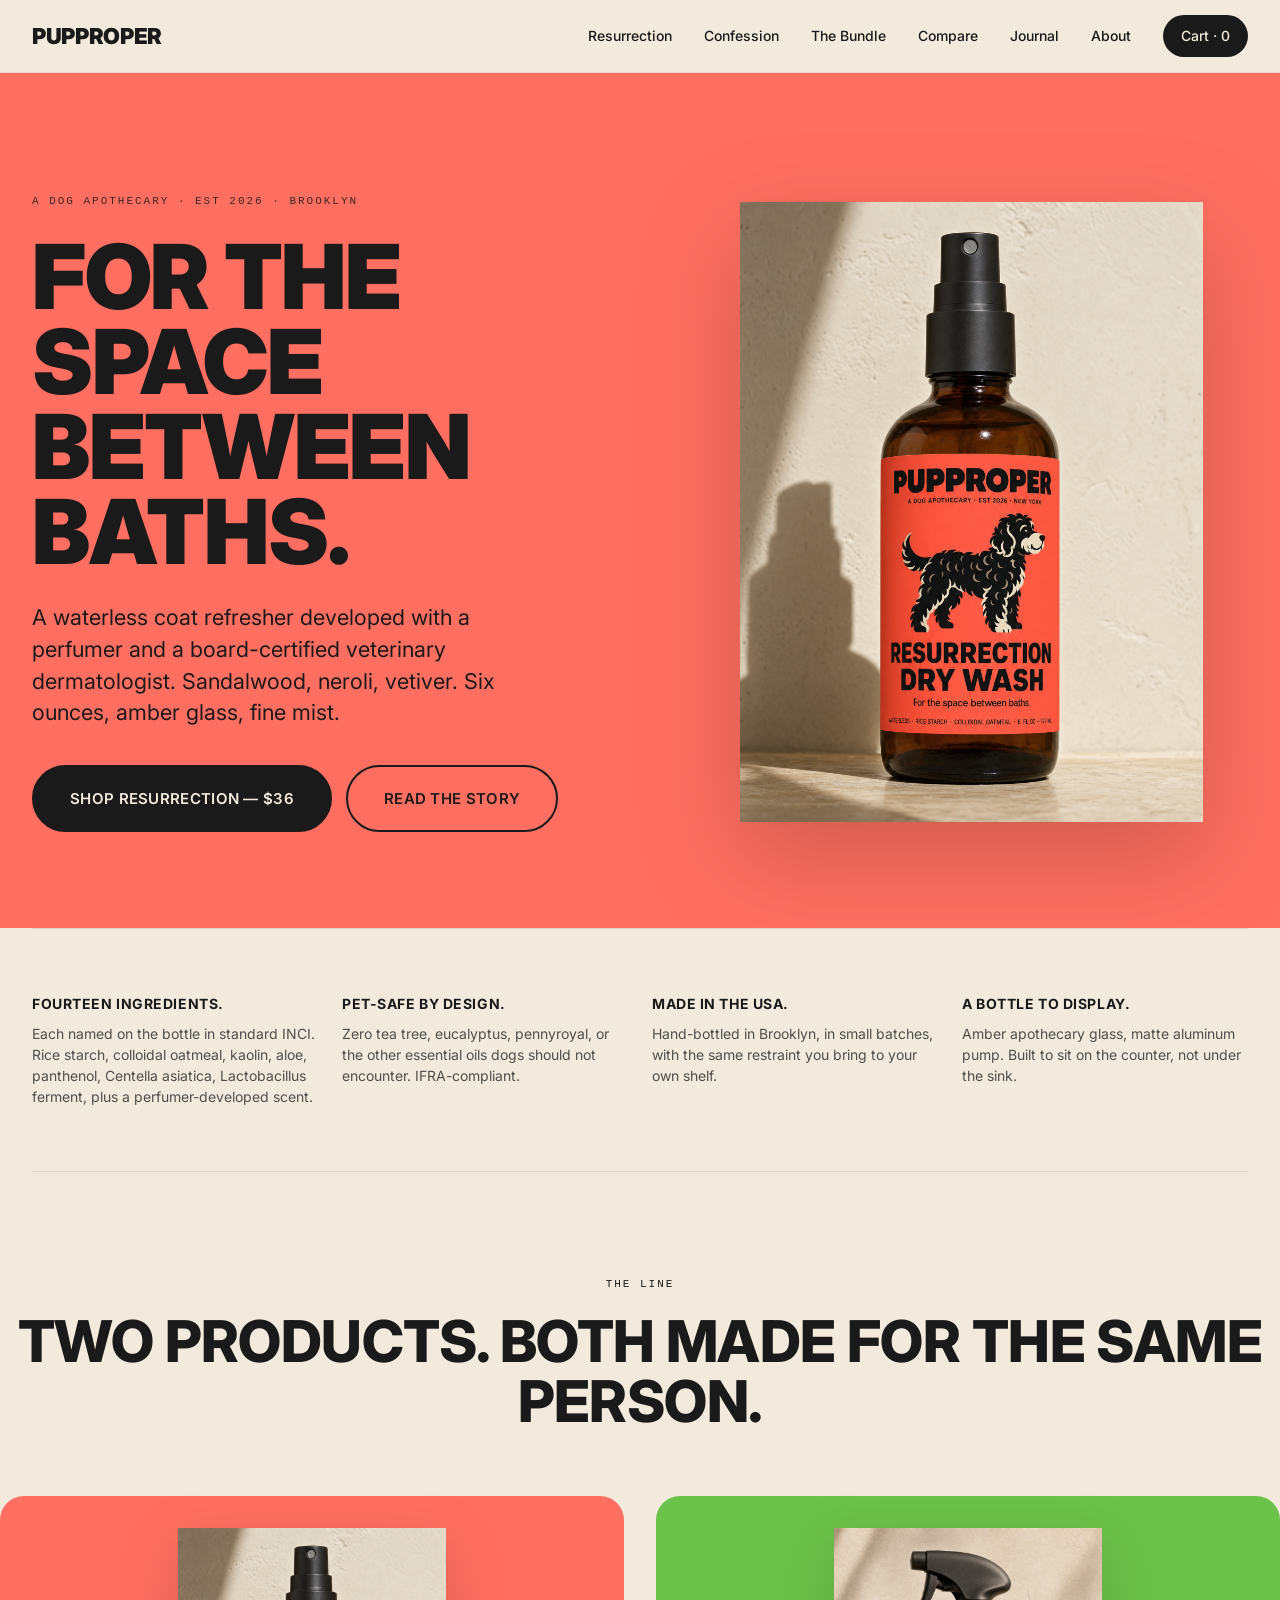
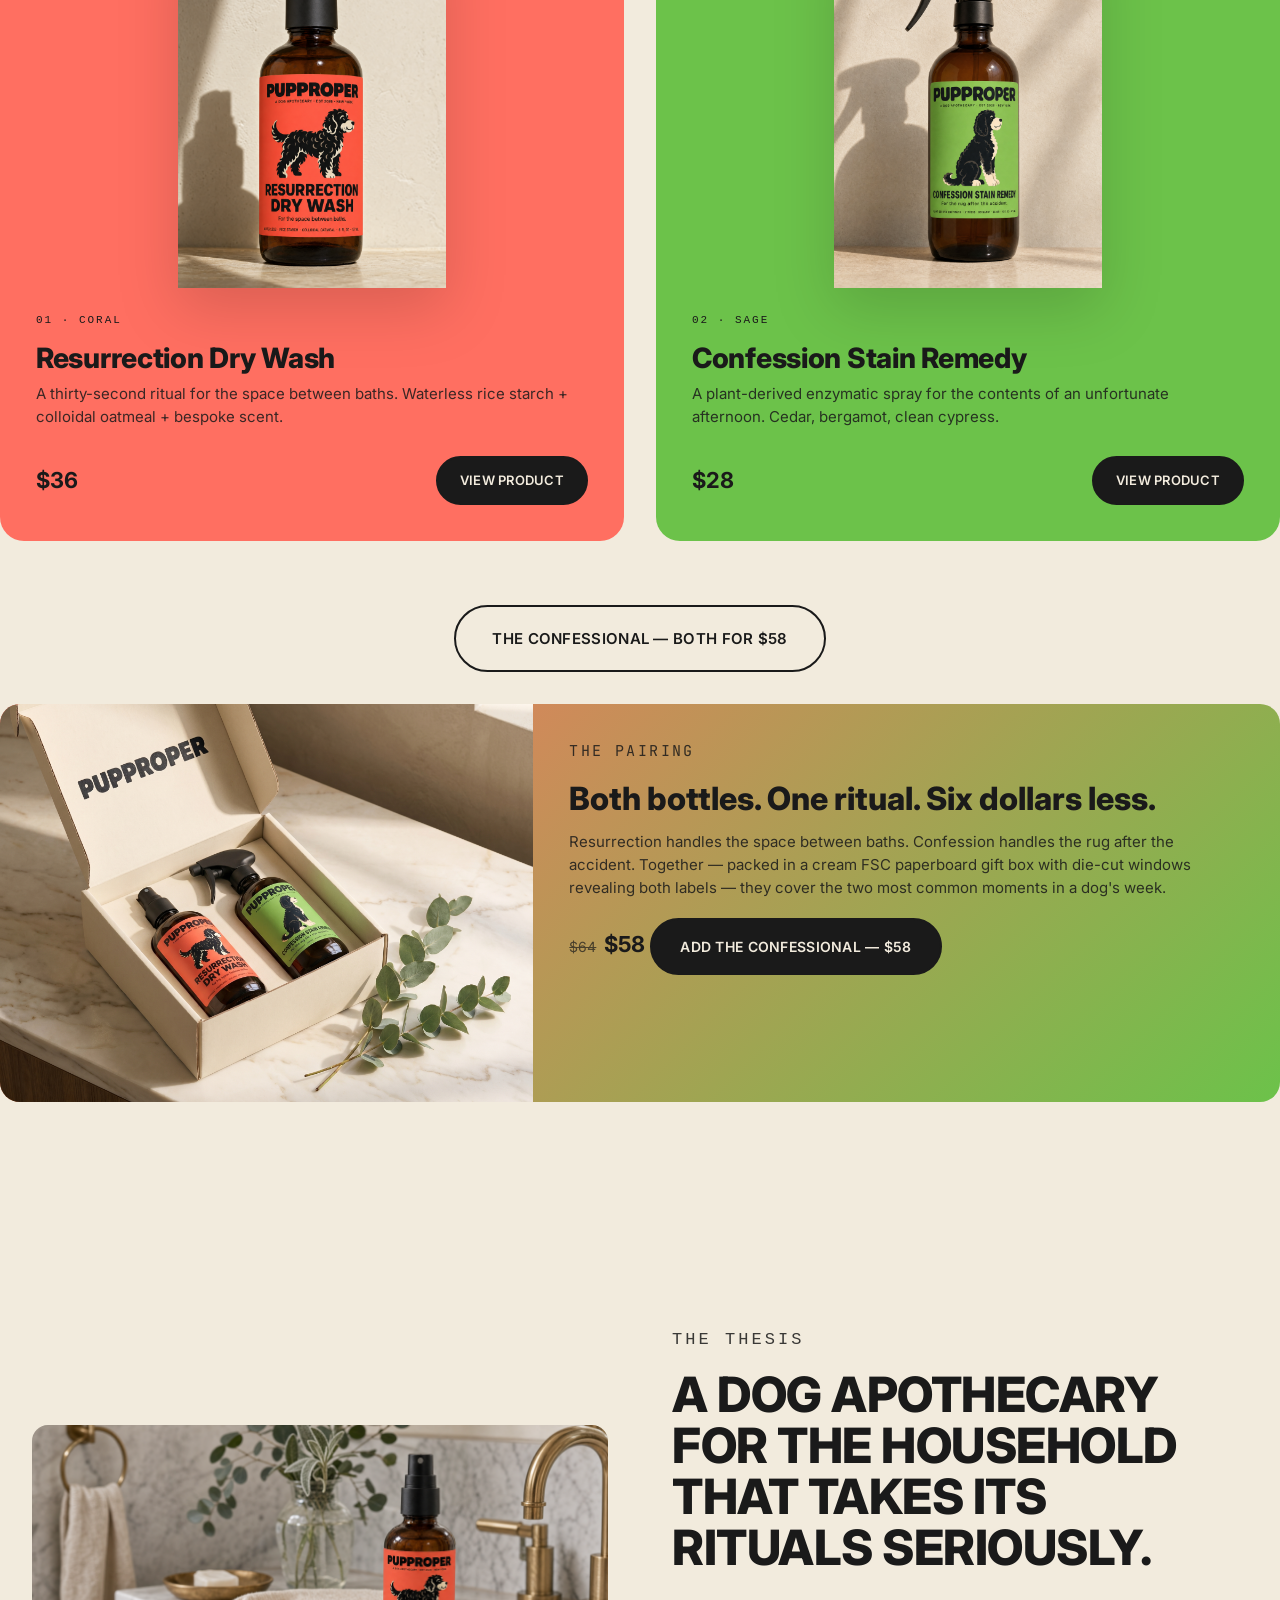
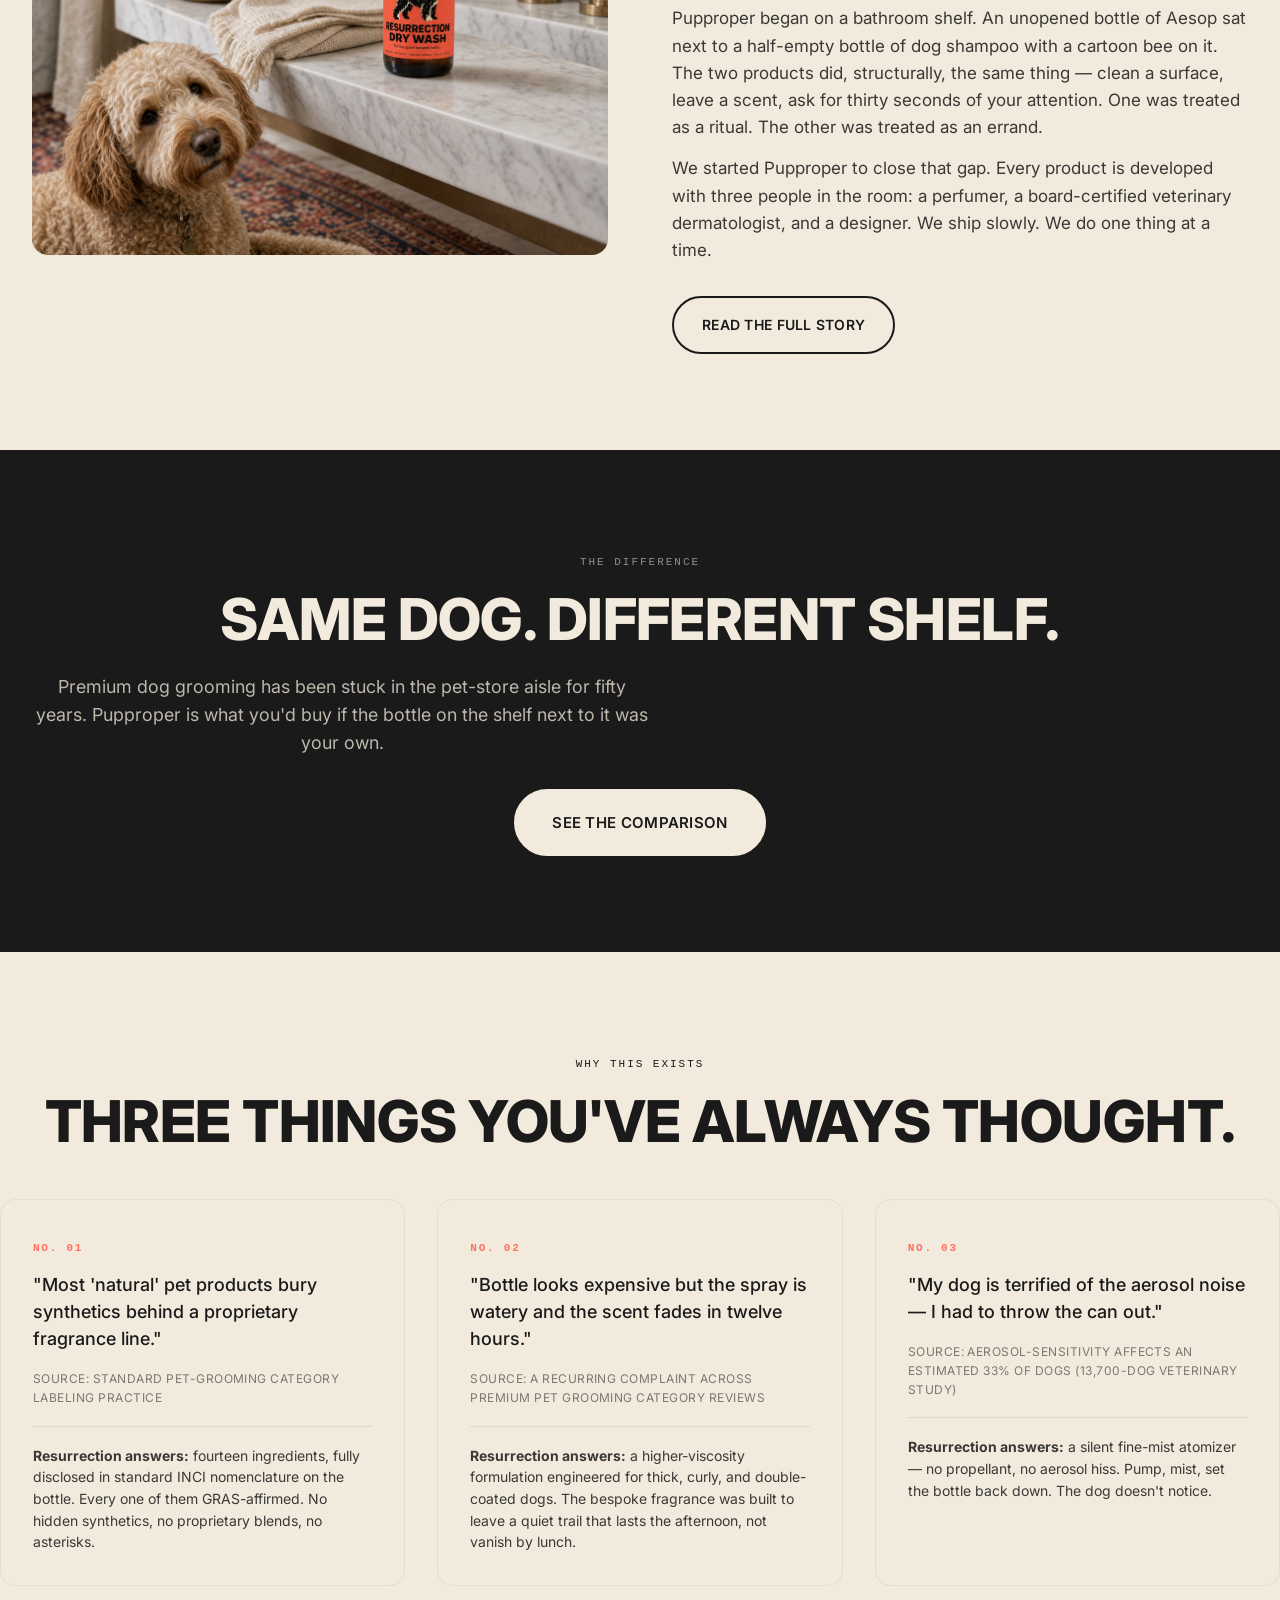
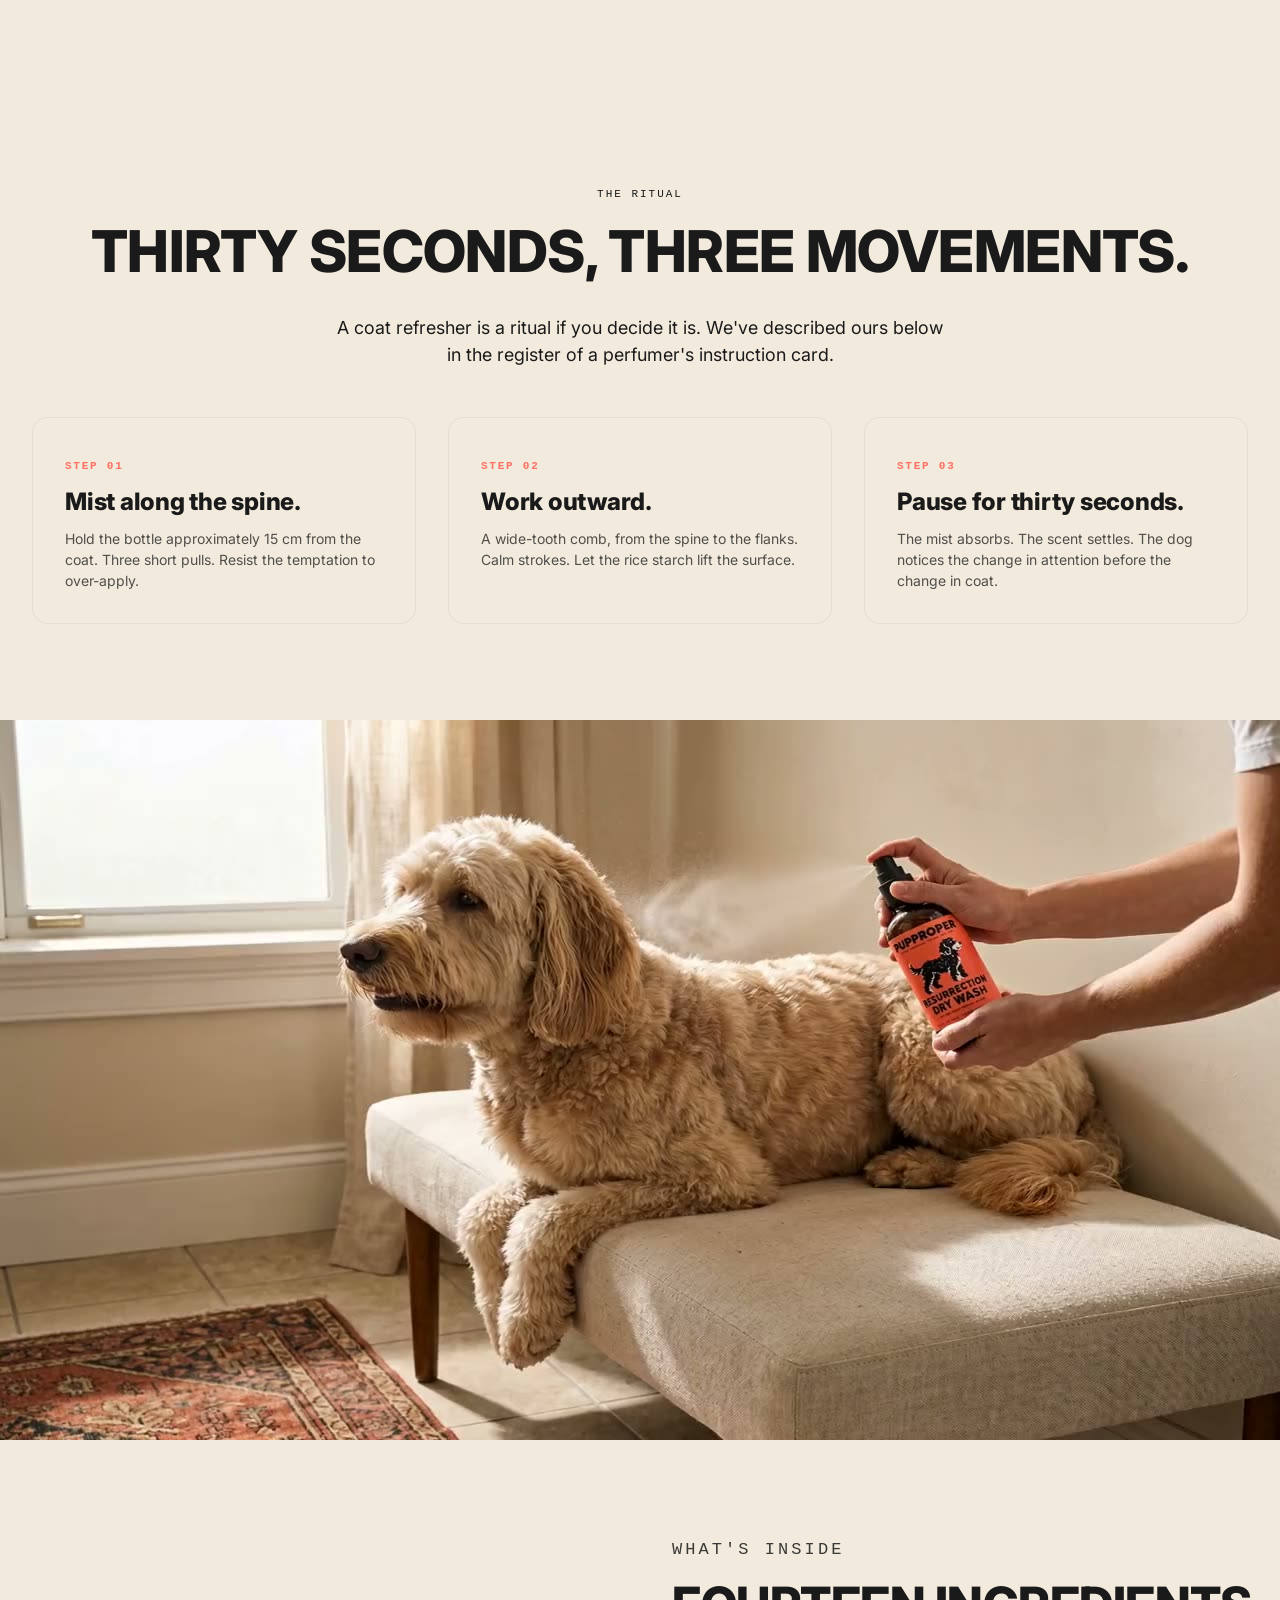
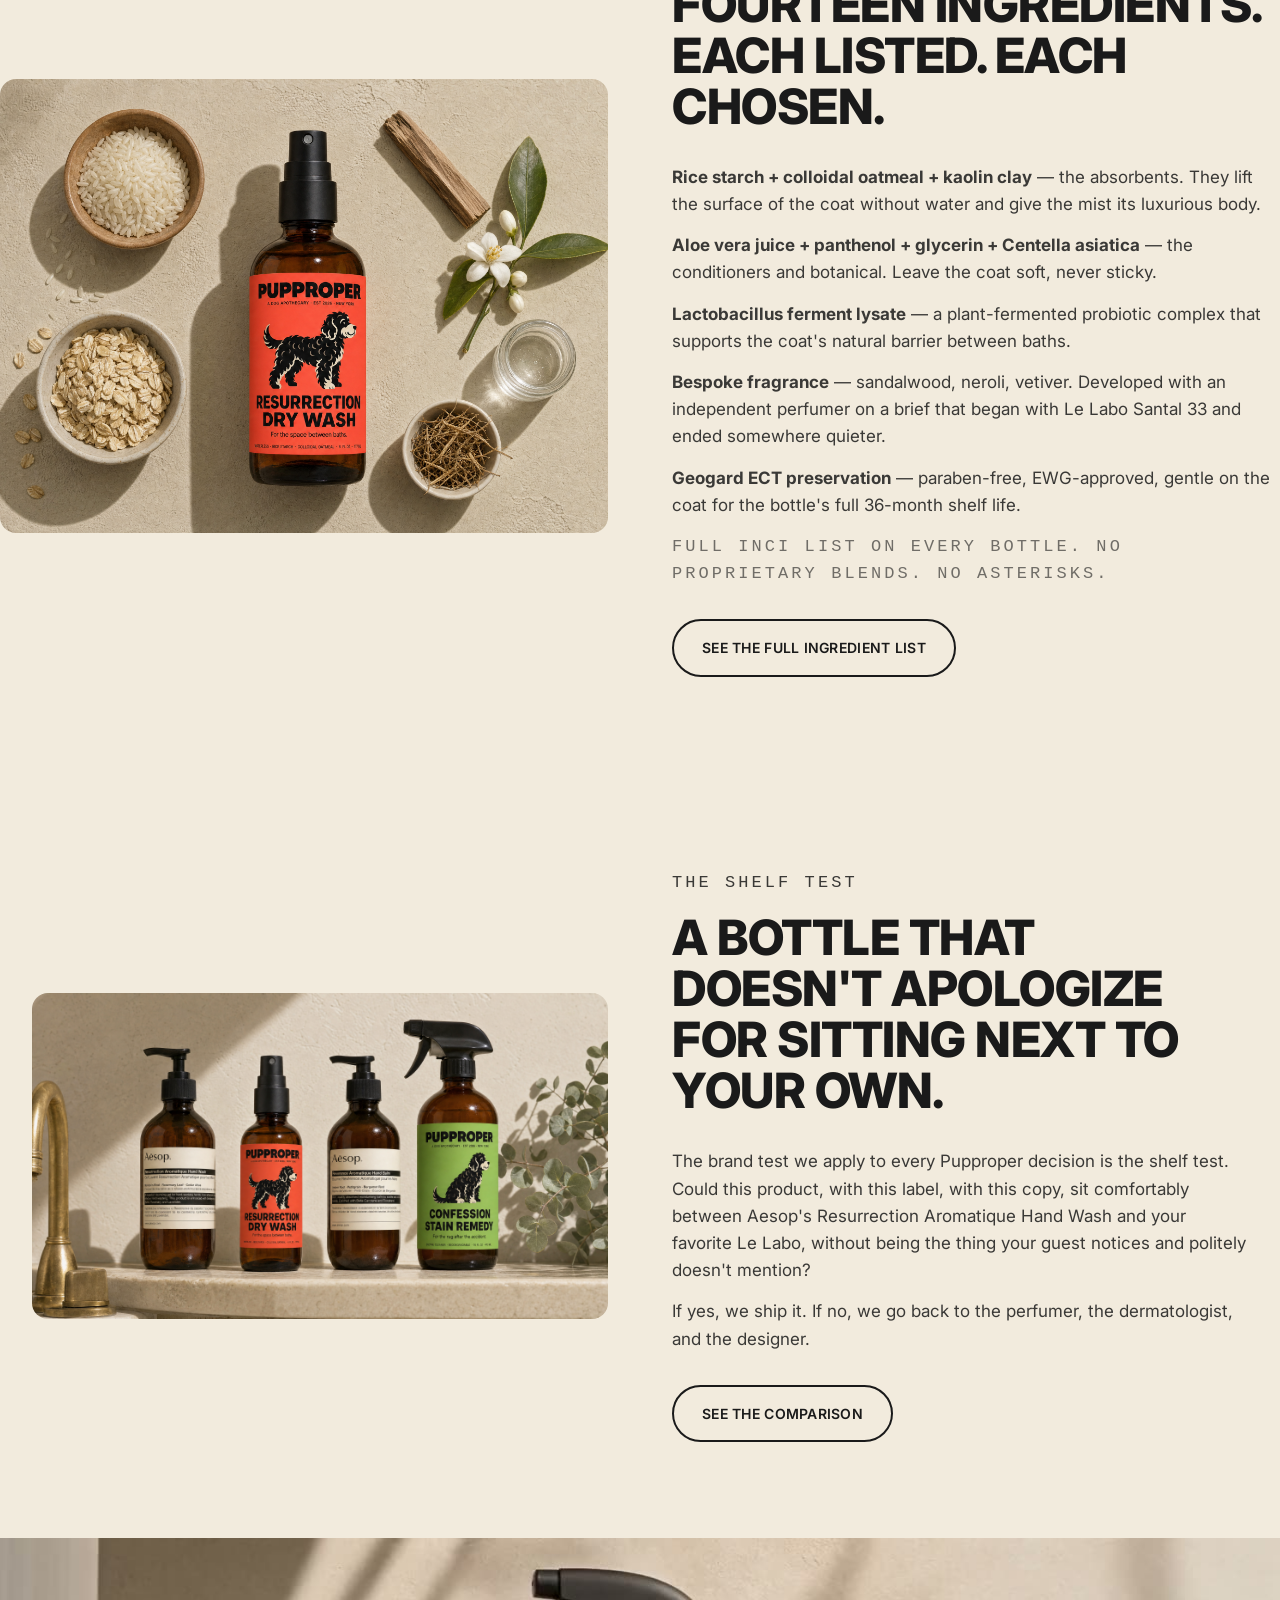
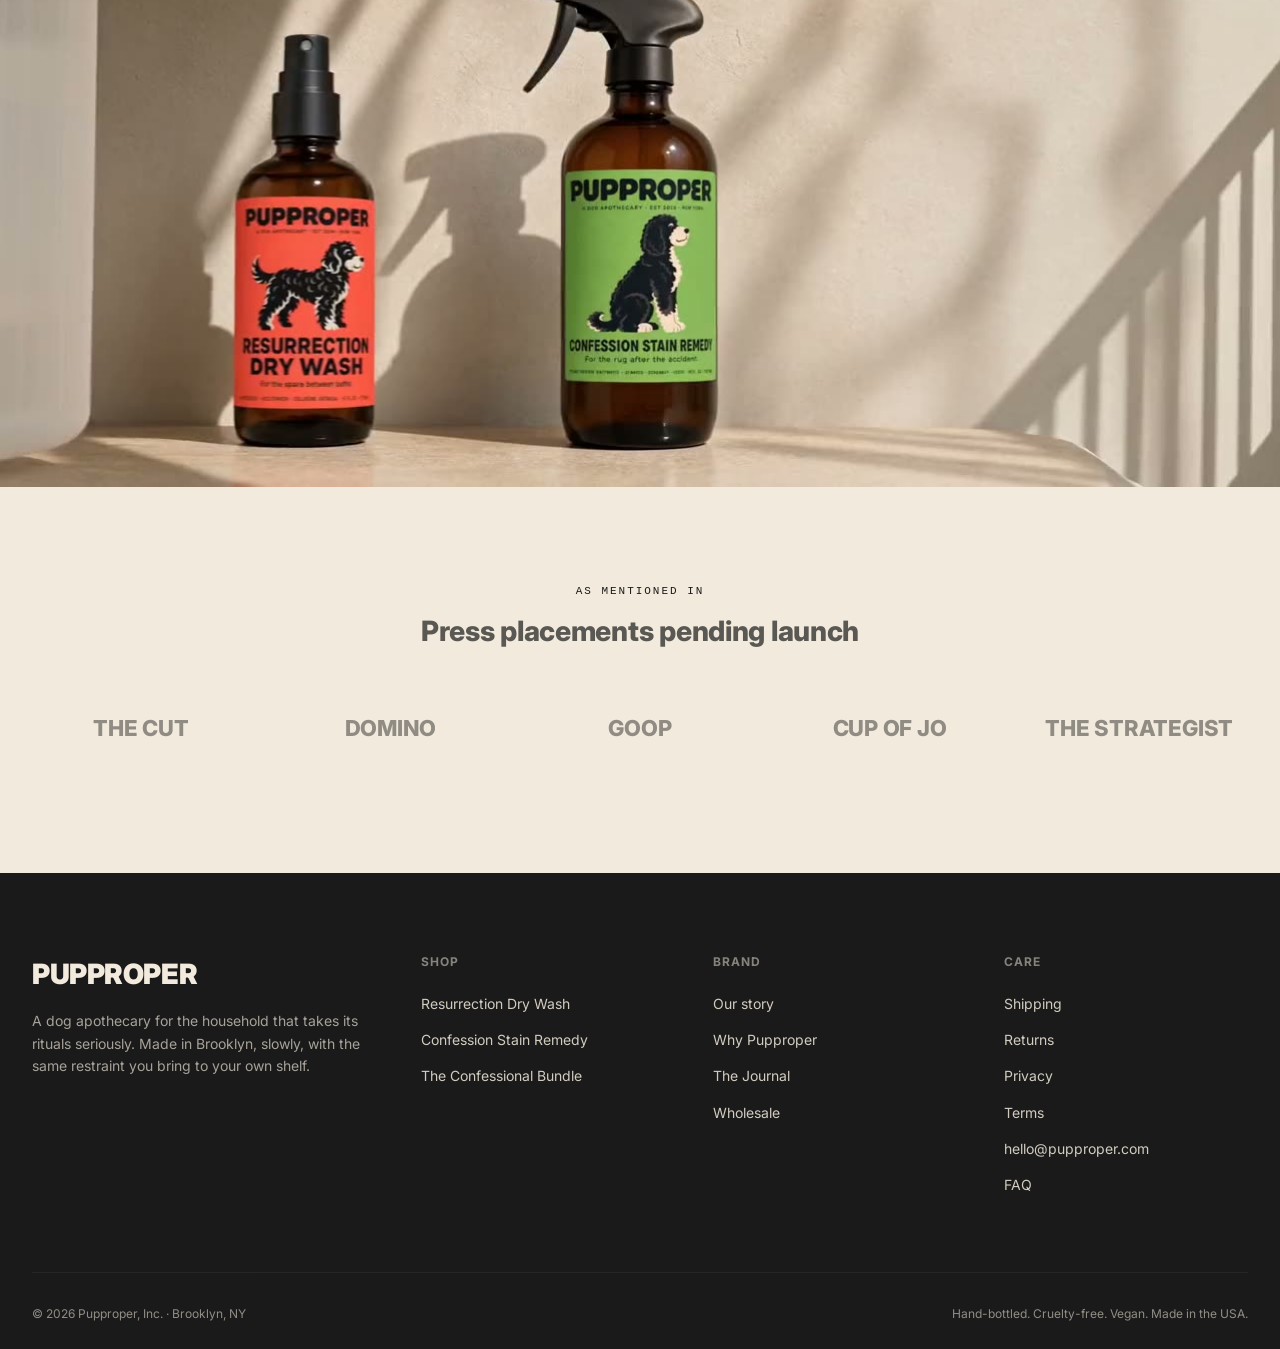
<file: index.html>
<!DOCTYPE html>
<html lang="en">
<head>
  <meta charset="UTF-8" />
  <meta name="viewport" content="width=device-width, initial-scale=1.0" />
  <title>Pupproper — A Dog Apothecary | Premium Dry Shampoo + Stain Remedy</title>
  <meta name="description" content="A dog apothecary for the household that takes its rituals seriously. Resurrection Dry Wash + Confession Stain Remedy — developed with a perfumer and a board-certified veterinary dermatologist. Hand-bottled in Brooklyn." />
  <meta name="keywords" content="dog dry shampoo, premium pet grooming, dog stain remover, enzymatic pet cleaner, waterless dog wash, pet apothecary, IFRA pet-safe, vegan dog grooming" />
  <link rel="canonical" href="https://pupproper.com/" />
  <link rel="icon" href="/favicon.ico" type="image/x-icon" />

  <!-- Open Graph / Facebook -->
  <meta property="og:type" content="website" />
  <meta property="og:url" content="https://pupproper.com/" />
  <meta property="og:title" content="Pupproper — A Dog Apothecary" />
  <meta property="og:description" content="A dog apothecary for the household that takes its rituals seriously. Developed with a perfumer and a board-certified veterinary dermatologist. Hand-bottled in Brooklyn." />
  <meta property="og:image" content="https://pupproper.com/images/product/product-v4-modern-coral-bottle.png" />
  <meta property="og:image:width" content="1200" />
  <meta property="og:image:height" content="1200" />
  <meta property="og:site_name" content="Pupproper" />
  <meta property="og:locale" content="en_US" />

  <!-- Twitter / X -->
  <meta name="twitter:card" content="summary_large_image" />
  <meta name="twitter:title" content="Pupproper — A Dog Apothecary" />
  <meta name="twitter:description" content="A dog apothecary for the household that takes its rituals seriously. Hand-bottled in Brooklyn." />
  <meta name="twitter:image" content="https://pupproper.com/images/product/product-v4-modern-coral-bottle.png" />

  <link rel="preconnect" href="https://fonts.googleapis.com" />
  <link rel="preconnect" href="https://fonts.gstatic.com" crossorigin />
  <link href="https://fonts.googleapis.com/css2?family=Inter:wght@400;500;600;700;800;900&family=Outfit:wght@400;500;600;700;800;900&family=JetBrains+Mono:wght@500;600&display=swap" rel="stylesheet" />
  <link rel="stylesheet" href="assets/css/main.css" />
  <link rel="stylesheet" href="assets/css/mobile-pass.css" />

  <!-- JSON-LD: Organization + Website -->
  <script type="application/ld+json">
  {
    "@context": "https://schema.org",
    "@type": "Organization",
    "name": "Pupproper",
    "legalName": "Pupproper, Inc.",
    "url": "https://pupproper.com",
    "logo": "https://pupproper.com/images/logo/logo-15-modern-coral-labradoodle.png",
    "email": "hello@pupproper.com",
    "foundingDate": "2026",
    "founder": { "@type": "Person", "name": "Spencer Lampkin" },
    "address": { "@type": "PostalAddress", "addressLocality": "Brooklyn", "addressRegion": "NY", "addressCountry": "US" },
    "description": "A dog apothecary for the household that takes its rituals seriously. Developed with a perfumer and a board-certified veterinary dermatologist.",
    "sameAs": []
  }
  </script>

  <script type="application/ld+json">
  {
    "@context": "https://schema.org",
    "@type": "WebSite",
    "url": "https://pupproper.com",
    "name": "Pupproper",
    "potentialAction": {
      "@type": "SearchAction",
      "target": "https://pupproper.com/search?q={search_term_string}",
      "query-input": "required name=search_term_string"
    }
  }
  </script>
</head>
<body>

  <!-- =========================== HEADER =========================== -->
  <header class="site-header">
    <div class="container site-header__inner">
      <a href="index.html" class="site-header__logo">PUPPROPER</a>
        <button class="nav-toggle" aria-label="Open menu" aria-expanded="false" aria-controls="nav-drawer"><span class="nav-toggle__bar"></span><span class="nav-toggle__bar"></span><span class="nav-toggle__bar"></span></button>
      <nav class="site-nav">
        <a href="pages/resurrection.html">Resurrection</a>
        <a href="pages/confession.html">Confession</a>
        <a href="pages/the-confessional.html">The Bundle</a>
        <a href="pages/comparison.html">Compare</a>
        <a href="pages/journal.html">Journal</a>
        <a href="pages/about.html">About</a>
        <a href="#" class="site-nav__cart">Cart · 0</a>
      </nav>
    </div>
  </header>

  <!-- =========================== HERO =========================== -->
  <section class="hero">
    <div class="container hero__grid">
      <div>
        <p class="mono hero__eyebrow">A Dog Apothecary · Est 2026 · Brooklyn</p>
        <h1 class="wordmark hero__title">For the space<br/>between baths.</h1>
        <p class="hero__lede">
          A waterless coat refresher developed with a perfumer and a board-certified veterinary dermatologist. Sandalwood, neroli, vetiver. Six ounces, amber glass, fine mist.
        </p>
        <div class="hero__cta-row">
          <a href="pages/resurrection.html" class="btn btn--lg">Shop Resurrection — $36</a>
          <a href="pages/about.html" class="btn btn--outline btn--lg">Read the story</a>
        </div>
      </div>
      <div class="hero__bottle">
        <img src="../images/product/product-v4-modern-coral-bottle.png" alt="Pupproper Resurrection Dry Wash — amber glass bottle with bright coral label and sitting Labradoodle illustration" />
      </div>
    </div>
  </section>

  <!-- =========================== VALUES STRIP =========================== -->
  <section class="container">
    <div class="values">
      <div class="value">
        <h3 class="value__title">Fourteen ingredients.</h3>
        <p class="value__copy">Each named on the bottle in standard INCI. Rice starch, colloidal oatmeal, kaolin, aloe, panthenol, Centella asiatica, Lactobacillus ferment, plus a perfumer-developed scent.</p>
      </div>
      <div class="value">
        <h3 class="value__title">Pet-safe by design.</h3>
        <p class="value__copy">Zero tea tree, eucalyptus, pennyroyal, or the other essential oils dogs should not encounter. IFRA-compliant.</p>
      </div>
      <div class="value">
        <h3 class="value__title">Made in the USA.</h3>
        <p class="value__copy">Hand-bottled in Brooklyn, in small batches, with the same restraint you bring to your own shelf.</p>
      </div>
      <div class="value">
        <h3 class="value__title">A bottle to display.</h3>
        <p class="value__copy">Amber apothecary glass, matte aluminum pump. Built to sit on the counter, not under the sink.</p>
      </div>
    </div>
  </section>

  <!-- =========================== SKU GRID =========================== -->
  <section class="section container">
    <div class="text-center">
      <p class="mono section__eyebrow">The Line</p>
      <h2 class="display section__title">Two products. Both made for the same person.</h2>
    </div>
    <div class="sku-grid">

      <div class="sku-card sku-card--coral">
        <img src="../images/product/product-v4-modern-coral-bottle.png" alt="Resurrection Dry Wash bottle" class="sku-card__image" />
        <p class="mono sku-card__sku">01 · Coral</p>
        <h3 class="headline sku-card__name">Resurrection Dry Wash</h3>
        <p class="sku-card__copy">A thirty-second ritual for the space between baths. Waterless rice starch + colloidal oatmeal + bespoke scent.</p>
        <div class="sku-card__row">
          <span class="sku-card__price">$36</span>
          <a href="pages/resurrection.html" class="btn">View product</a>
        </div>
      </div>

      <div class="sku-card sku-card--sage">
        <img src="../images/product/product-v4-confession-sage-modern.png" alt="Confession Stain Remedy bottle" class="sku-card__image" />
        <p class="mono sku-card__sku">02 · Sage</p>
        <h3 class="headline sku-card__name">Confession Stain Remedy</h3>
        <p class="sku-card__copy">A plant-derived enzymatic spray for the contents of an unfortunate afternoon. Cedar, bergamot, clean cypress.</p>
        <div class="sku-card__row">
          <span class="sku-card__price">$28</span>
          <a href="pages/confession.html" class="btn">View product</a>
        </div>
      </div>

    </div>

    <div class="text-center mt-lg">
      <a href="pages/the-confessional.html" class="btn btn--lg btn--outline">The Confessional — both for $58</a>
    </div>

    <!-- BUNDLE PROMO CARD -->
    <div class="bundle-promo mt-lg">
      <div class="bundle-promo__image">
        <img src="../images/product/product-v8-bundle-marble-web.png" alt="The Confessional bundle — Resurrection + Confession" />
      </div>
      <div class="bundle-promo__copy">
        <p class="bundle-promo__eyebrow">The Pairing</p>
        <h3 class="bundle-promo__title">Both bottles. One ritual. Six dollars less.</h3>
        <p>Resurrection handles the space between baths. Confession handles the rug after the accident. Together — packed in a cream FSC paperboard gift box with die-cut windows revealing both labels — they cover the two most common moments in a dog's week.</p>
        <div class="bundle-promo__price">
          <span class="save">$64</span>
          <span class="now">$58</span>
        </div>
        <a href="pages/the-confessional.html" class="btn" data-buy="bundle">Add the Confessional — $58</a>
      </div>
    </div>
  </section>

  <!-- =========================== EDITORIAL BLOCK =========================== -->
  <section class="section bg-cream">
    <div class="container">
      <div class="editorial-block">
        <div class="editorial-block__image">
          <img src="../images/creative/creative-v3-lifestyle-bathroom.png" alt="Resurrection bottle on a marble bathroom counter with a Labradoodle in the foreground" />
        </div>
        <div class="editorial-block__copy">
          <p class="mono mb-sm">The Thesis</p>
          <h2 class="display">A dog apothecary for the household that takes its rituals seriously.</h2>
          <p class="mt-md">Pupproper began on a bathroom shelf. An unopened bottle of Aesop sat next to a half-empty bottle of dog shampoo with a cartoon bee on it. The two products did, structurally, the same thing — clean a surface, leave a scent, ask for thirty seconds of your attention. One was treated as a ritual. The other was treated as an errand.</p>
          <p>We started Pupproper to close that gap. Every product is developed with three people in the room: a perfumer, a board-certified veterinary dermatologist, and a designer. We ship slowly. We do one thing at a time.</p>
          <a href="pages/about.html" class="btn btn--outline mt-md">Read the full story</a>
        </div>
      </div>
    </div>
  </section>

  <!-- =========================== COMPARISON TEASER =========================== -->
  <section class="section bg-ink">
    <div class="container">
      <div class="text-center">
        <p class="mono section__eyebrow" style="opacity: 0.55;">The Difference</p>
        <h2 class="display section__title">Same dog. Different shelf.</h2>
        <p class="section__lede" style="opacity: 0.75; margin-top: 24px;">Premium dog grooming has been stuck in the pet-store aisle for fifty years. Pupproper is what you'd buy if the bottle on the shelf next to it was your own.</p>
        <a href="pages/comparison.html" class="btn btn--lg mt-md" style="background: var(--cream); color: var(--ink); border-color: var(--cream);">See the comparison</a>
      </div>
    </div>
  </section>

  <!-- =========================== PAIN POINTS =========================== -->
  <section class="section container">
    <div class="text-center">
      <p class="mono section__eyebrow">Why this exists</p>
      <h2 class="display section__title">Three things you've always thought.</h2>
    </div>
    <div class="pain-points">
      <div class="pain-card">
        <p class="pain-card__num">No. 01</p>
        <p class="pain-card__quote">"Most 'natural' pet products bury synthetics behind a proprietary fragrance line."</p>
        <p class="pain-card__source">Source: standard pet-grooming category labeling practice</p>
        <p class="pain-card__answer"><strong>Resurrection answers:</strong> fourteen ingredients, fully disclosed in standard INCI nomenclature on the bottle. Every one of them GRAS-affirmed. No hidden synthetics, no proprietary blends, no asterisks.</p>
      </div>
      <div class="pain-card">
        <p class="pain-card__num">No. 02</p>
        <p class="pain-card__quote">"Bottle looks expensive but the spray is watery and the scent fades in twelve hours."</p>
        <p class="pain-card__source">Source: a recurring complaint across premium pet grooming category reviews</p>
        <p class="pain-card__answer"><strong>Resurrection answers:</strong> a higher-viscosity formulation engineered for thick, curly, and double-coated dogs. The bespoke fragrance was built to leave a quiet trail that lasts the afternoon, not vanish by lunch.</p>
      </div>
      <div class="pain-card">
        <p class="pain-card__num">No. 03</p>
        <p class="pain-card__quote">"My dog is terrified of the aerosol noise — I had to throw the can out."</p>
        <p class="pain-card__source">Source: aerosol-sensitivity affects an estimated 33% of dogs (13,700-dog veterinary study)</p>
        <p class="pain-card__answer"><strong>Resurrection answers:</strong> a silent fine-mist atomizer — no propellant, no aerosol hiss. Pump, mist, set the bottle back down. The dog doesn't notice.</p>
      </div>
    </div>
  </section>

  <!-- =========================== THE RITUAL — 3 STEPS =========================== -->
  <section class="section bg-cream">
    <div class="container">
      <div class="text-center">
        <p class="mono section__eyebrow">The Ritual</p>
        <h2 class="display section__title">Thirty seconds, three movements.</h2>
        <p class="section__lede mt-md" style="margin-left: auto; margin-right: auto;">A coat refresher is a ritual if you decide it is. We've described ours below in the register of a perfumer's instruction card.</p>
      </div>
      <div class="sku-grid" style="grid-template-columns: repeat(3, 1fr); margin-top: 48px;">
        <div class="pain-card" style="background: var(--cream);">
          <p class="pain-card__num">Step 01</p>
          <h3 class="headline" style="font-size: 24px; margin-bottom: 12px;">Mist along the spine.</h3>
          <p class="value__copy">Hold the bottle approximately 15 cm from the coat. Three short pulls. Resist the temptation to over-apply.</p>
        </div>
        <div class="pain-card" style="background: var(--cream);">
          <p class="pain-card__num">Step 02</p>
          <h3 class="headline" style="font-size: 24px; margin-bottom: 12px;">Work outward.</h3>
          <p class="value__copy">A wide-tooth comb, from the spine to the flanks. Calm strokes. Let the rice starch lift the surface.</p>
        </div>
        <div class="pain-card" style="background: var(--cream);">
          <p class="pain-card__num">Step 03</p>
          <h3 class="headline" style="font-size: 24px; margin-bottom: 12px;">Pause for thirty seconds.</h3>
          <p class="value__copy">The mist absorbs. The scent settles. The dog notices the change in attention before the change in coat.</p>
        </div>
      </div>
    </div>
  </section>

  <!-- =========================== FULL BLEED — RITUAL MOMENT (video) =========================== -->
  <section class="bleed-image bleed-image--video">
    <video
      class="bleed-video"
      autoplay
      muted
      loop
      playsinline
      preload="metadata"
      poster="images/_approved/video/_web/web-v8-clip-2-resurrection-ritual-labradoodle-16x9-5s-poster.jpg"
      aria-label="A Labradoodle being misted with Resurrection on a cream linen bench">
      <source src="images/_approved/video/_web/web-v8-clip-2-resurrection-ritual-labradoodle-16x9-5s.mp4" type="video/mp4">
      <img src="images/creative/creative-v8-resurrection-in-use-web.png" alt="Resurrection mid-mist on Labradoodle" />
    </video>
  </section>

  <!-- =========================== WHAT'S INSIDE =========================== -->
  <section class="section container">
    <div class="editorial-block editorial-block--reverse">
      <div class="editorial-block__copy">
        <p class="mono mb-sm">What's Inside</p>
        <h2 class="display">Fourteen ingredients. Each listed. Each chosen.</h2>
        <p class="mt-md"><strong>Rice starch + colloidal oatmeal + kaolin clay</strong> — the absorbents. They lift the surface of the coat without water and give the mist its luxurious body.</p>
        <p><strong>Aloe vera juice + panthenol + glycerin + Centella asiatica</strong> — the conditioners and botanical. Leave the coat soft, never sticky.</p>
        <p><strong>Lactobacillus ferment lysate</strong> — a plant-fermented probiotic complex that supports the coat's natural barrier between baths.</p>
        <p><strong>Bespoke fragrance</strong> — sandalwood, neroli, vetiver. Developed with an independent perfumer on a brief that began with Le Labo Santal 33 and ended somewhere quieter.</p>
        <p><strong>Geogard ECT preservation</strong> — paraben-free, EWG-approved, gentle on the coat for the bottle's full 36-month shelf life.</p>
        <p class="mt-md mono" style="opacity: 0.6;">Full INCI list on every bottle. No proprietary blends. No asterisks.</p>
        <a href="pages/resurrection.html" class="btn btn--outline mt-md">See the full ingredient list</a>
      </div>
      <div class="editorial-block__image">
        <img src="../images/creative/creative-v4-ingredient-flatlay.png" alt="Resurrection bottle surrounded by raw rice, oats, sandalwood, neroli, glycerin, vetiver — ingredient flatlay" />
      </div>
    </div>
  </section>

  <!-- =========================== SHELF / WHERE IT BELONGS =========================== -->
  <section class="section bg-cream">
    <div class="container">
      <div class="editorial-block">
        <div class="editorial-block__image">
          <img src="../images/creative/creative-v5-shelf-with-aesop-v2.png" alt="Pupproper and Aesop bottles arranged together on a marble bathroom shelf" />
        </div>
        <div class="editorial-block__copy">
          <p class="mono mb-sm">The Shelf Test</p>
          <h2 class="display">A bottle that doesn't apologize for sitting next to your own.</h2>
          <p class="mt-md">The brand test we apply to every Pupproper decision is the shelf test. Could this product, with this label, with this copy, sit comfortably between Aesop's Resurrection Aromatique Hand Wash and your favorite Le Labo, without being the thing your guest notices and politely doesn't mention?</p>
          <p>If yes, we ship it. If no, we go back to the perfumer, the dermatologist, and the designer.</p>
          <a href="pages/comparison.html" class="btn btn--outline mt-md">See the comparison</a>
        </div>
      </div>
    </div>
  </section>

  <!-- =========================== FULL-BLEED LIFESTYLE (video — family pan) =========================== -->
  <section class="bleed-image bleed-image--video">
    <video
      class="bleed-video bleed-video--wide"
      autoplay
      muted
      loop
      playsinline
      preload="metadata"
      poster="images/_approved/video/_web/web-v8-clip-6-family-pan-21x9-6s-poster.jpg"
      aria-label="Pan across the Pupproper line — Resurrection coral, Confession sage, Hours Between Walks mustard">
      <source src="images/_approved/video/_web/web-v8-clip-6-family-pan-21x9-6s.mp4" type="video/mp4">
      <img src="images/product/product-v4-3sku-family-hero.png" alt="The Pupproper line on a plaster shelf" />
    </video>
  </section>

  <!-- =========================== PRESS STRIP =========================== -->
  <section class="section bg-cream">
    <div class="container text-center">
      <p class="mono mb-sm">As mentioned in</p>
      <h2 class="headline" style="font-size: 28px; margin-bottom: 32px; opacity: 0.7;">Press placements pending launch</h2>
      <div class="press">
        <div class="press__logo">THE CUT</div>
        <div class="press__logo">DOMINO</div>
        <div class="press__logo">GOOP</div>
        <div class="press__logo">CUP OF JO</div>
        <div class="press__logo">THE STRATEGIST</div>
      </div>
    </div>
  </section>

  <!-- =========================== FOOTER =========================== -->
  <footer class="site-footer">
    <div class="container">
      <div class="site-footer__grid">
        <div class="site-footer__brand">
          <div class="site-footer__logo">PUPPROPER</div>
          <p class="site-footer__lede">A dog apothecary for the household that takes its rituals seriously. Made in Brooklyn, slowly, with the same restraint you bring to your own shelf.</p>
        </div>
        <div class="site-footer__col">
          <p class="site-footer__col-title">Shop</p>
          <ul>
            <li><a href="pages/resurrection.html">Resurrection Dry Wash</a></li>
            <li><a href="pages/confession.html">Confession Stain Remedy</a></li>
            <li><a href="pages/the-confessional.html">The Confessional Bundle</a></li>
          </ul>
        </div>
        <div class="site-footer__col">
          <p class="site-footer__col-title">Brand</p>
          <ul>
            <li><a href="pages/about.html">Our story</a></li>
            <li><a href="pages/comparison.html">Why Pupproper</a></li>
            <li><a href="pages/journal.html">The Journal</a></li>
            <li><a href="#">Wholesale</a></li>
          </ul>
        </div>
        <div class="site-footer__col">
          <p class="site-footer__col-title">Care</p>
          <ul>
            <li><a href="#">Shipping</a></li>
            <li><a href="#">Returns</a></li>
            <li><a href="pages/privacy.html">Privacy</a></li>
            <li><a href="pages/terms.html">Terms</a></li>
            <li><a href="mailto:hello@pupproper.com">hello@pupproper.com</a></li>
            <li><a href="#">FAQ</a></li>
          </ul>
        </div>
      </div>
      <div class="site-footer__bottom">
        <div>&copy; 2026 Pupproper, Inc. · Brooklyn, NY</div>
        <div>Hand-bottled. Cruelty-free. Vegan. Made in the USA.</div>
      </div>
    </div>
  </footer>

  <!-- Pupproper site config + checkout + tracking -->
  <script src="/assets/js/config.js"></script>
  <script src="/assets/js/tracking.js"></script>
  <script src="/assets/js/checkout.js"></script>

  <!-- Meta Pixel — auto-inits PageView if pixel ID configured in config.js -->
  <script>
  !function(f,b,e,v,n,t,s){if(f.fbq)return;n=f.fbq=function(){n.callMethod?n.callMethod.apply(n,arguments):n.queue.push(arguments)};if(!f._fbq)f._fbq=n;n.push=n;n.loaded=!0;n.version="2.0";n.queue=[];t=b.createElement(e);t.async=!0;t.src=v;s=b.getElementsByTagName(e)[0];s.parentNode.insertBefore(t,s)}(window,document,"script","https://connect.facebook.net/en_US/fbevents.js");
  if(window.PUPPROPER_CONFIG&&window.PUPPROPER_CONFIG.META_PIXEL_ID&&window.PUPPROPER_CONFIG.META_PIXEL_ID.indexOf("REPLACE_ME")!==0){fbq("init",window.PUPPROPER_CONFIG.META_PIXEL_ID);fbq("track","PageView");}
  </script>

  <!-- GA4 — auto-inits if GA4 measurement ID configured -->
  <script>
  (function(){
    var cfg = window.PUPPROPER_CONFIG || {};
    if (cfg.GA4_MEASUREMENT_ID && cfg.GA4_MEASUREMENT_ID.indexOf("REPLACE_ME") !== 0) {
      var s = document.createElement('script'); s.async = true;
      s.src = 'https://www.googletagmanager.com/gtag/js?id=' + cfg.GA4_MEASUREMENT_ID;
      document.head.appendChild(s);
      window.dataLayer = window.dataLayer || [];
      window.gtag = function(){ dataLayer.push(arguments); };
      gtag('js', new Date());
      gtag('config', cfg.GA4_MEASUREMENT_ID, { send_page_view: true });
    }
  })();
  </script>

  <!-- Plausible (privacy-first analytics) — auto-inits if PLAUSIBLE_DOMAIN configured -->
  <script>
  (function(){
    var cfg = window.PUPPROPER_CONFIG || {};
    if (cfg.PLAUSIBLE_DOMAIN && cfg.PLAUSIBLE_DOMAIN.indexOf("REPLACE_ME") !== 0) {
      var s = document.createElement('script'); s.defer = true;
      s.setAttribute('data-domain', cfg.PLAUSIBLE_DOMAIN);
      s.src = 'https://plausible.io/js/script.js';
      document.head.appendChild(s);
    }
  })();
  </script>
</body>
</html>
</file>
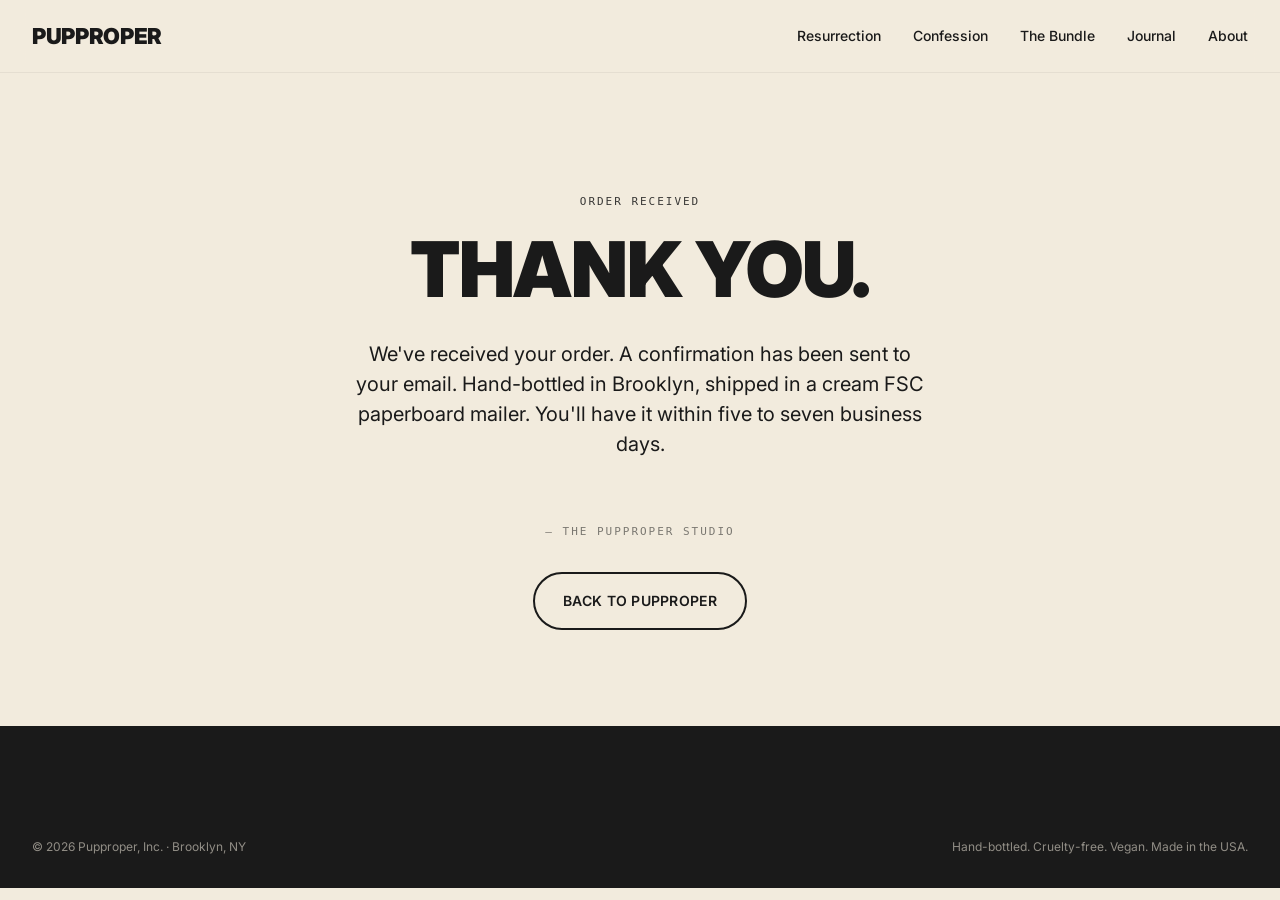
<file: thank-you.html>
<!DOCTYPE html>
<html lang="en">
<head>
  <meta charset="UTF-8" />
  <meta name="viewport" content="width=device-width, initial-scale=1.0" />
  <meta name="robots" content="noindex,nofollow" />
  <title>Thank you — Pupproper</title>
  <meta name="description" content="Your order has been received. Hand-bottled in Brooklyn." />
  <link rel="preconnect" href="https://fonts.googleapis.com" />
  <link rel="preconnect" href="https://fonts.gstatic.com" crossorigin />
  <link href="https://fonts.googleapis.com/css2?family=Inter:wght@400;500;600;700;800;900&family=JetBrains+Mono:wght@500;600&display=swap" rel="stylesheet" />
  <link rel="stylesheet" href="/assets/css/main.css" />
</head>
<body>

  <header class="site-header">
    <div class="container site-header__inner">
      <a href="/" class="site-header__logo">PUPPROPER</a>
      <nav class="site-nav">
        <a href="/pages/resurrection.html">Resurrection</a>
        <a href="/pages/confession.html">Confession</a>
        <a href="/pages/the-confessional.html">The Bundle</a>
        <a href="/pages/journal.html">Journal</a>
        <a href="/pages/about.html">About</a>
      </nav>
    </div>
  </header>

  <section class="hero hero--cream">
    <div class="container">
      <div class="container-sm text-center">
        <p class="mono hero__eyebrow">Order received</p>
        <h1 class="wordmark hero__title" style="font-size: clamp(48px, 6vw, 84px);">Thank you.</h1>
        <p class="body-lg mt-md" style="max-width: 580px; margin-left: auto; margin-right: auto;">
          We've received your order. A confirmation has been sent to your email. Hand-bottled in Brooklyn, shipped in a cream FSC paperboard mailer. You'll have it within five to seven business days.
        </p>
        <p class="mono mt-lg" style="opacity: 0.55;">— The Pupproper studio</p>
        <a href="/" class="btn btn--outline mt-md">Back to Pupproper</a>
      </div>
    </div>
  </section>

  <footer class="site-footer">
    <div class="container">
      <div class="site-footer__bottom" style="border-top: none;">
        <div>&copy; 2026 Pupproper, Inc. · Brooklyn, NY</div>
        <div>Hand-bottled. Cruelty-free. Vegan. Made in the USA.</div>
      </div>
    </div>
  </footer>

  <!-- Tracking — Purchase event fires from tracking.js based on URL params (?sku=X&value=Y&session_id=Z) -->
  <script src="/assets/js/config.js"></script>
  <script src="/assets/js/tracking.js"></script>

  <!-- Meta Pixel -->
  <script>
  !function(f,b,e,v,n,t,s){if(f.fbq)return;n=f.fbq=function(){n.callMethod?n.callMethod.apply(n,arguments):n.queue.push(arguments)};if(!f._fbq)f._fbq=n;n.push=n;n.loaded=!0;n.version="2.0";n.queue=[];t=b.createElement(e);t.async=!0;t.src=v;s=b.getElementsByTagName(e)[0];s.parentNode.insertBefore(t,s)}(window,document,"script","https://connect.facebook.net/en_US/fbevents.js");
  if(window.PUPPROPER_CONFIG&&window.PUPPROPER_CONFIG.META_PIXEL_ID&&window.PUPPROPER_CONFIG.META_PIXEL_ID.indexOf("REPLACE_ME")!==0){fbq("init",window.PUPPROPER_CONFIG.META_PIXEL_ID);fbq("track","PageView");}
  </script>
</body>
</html>
</file>
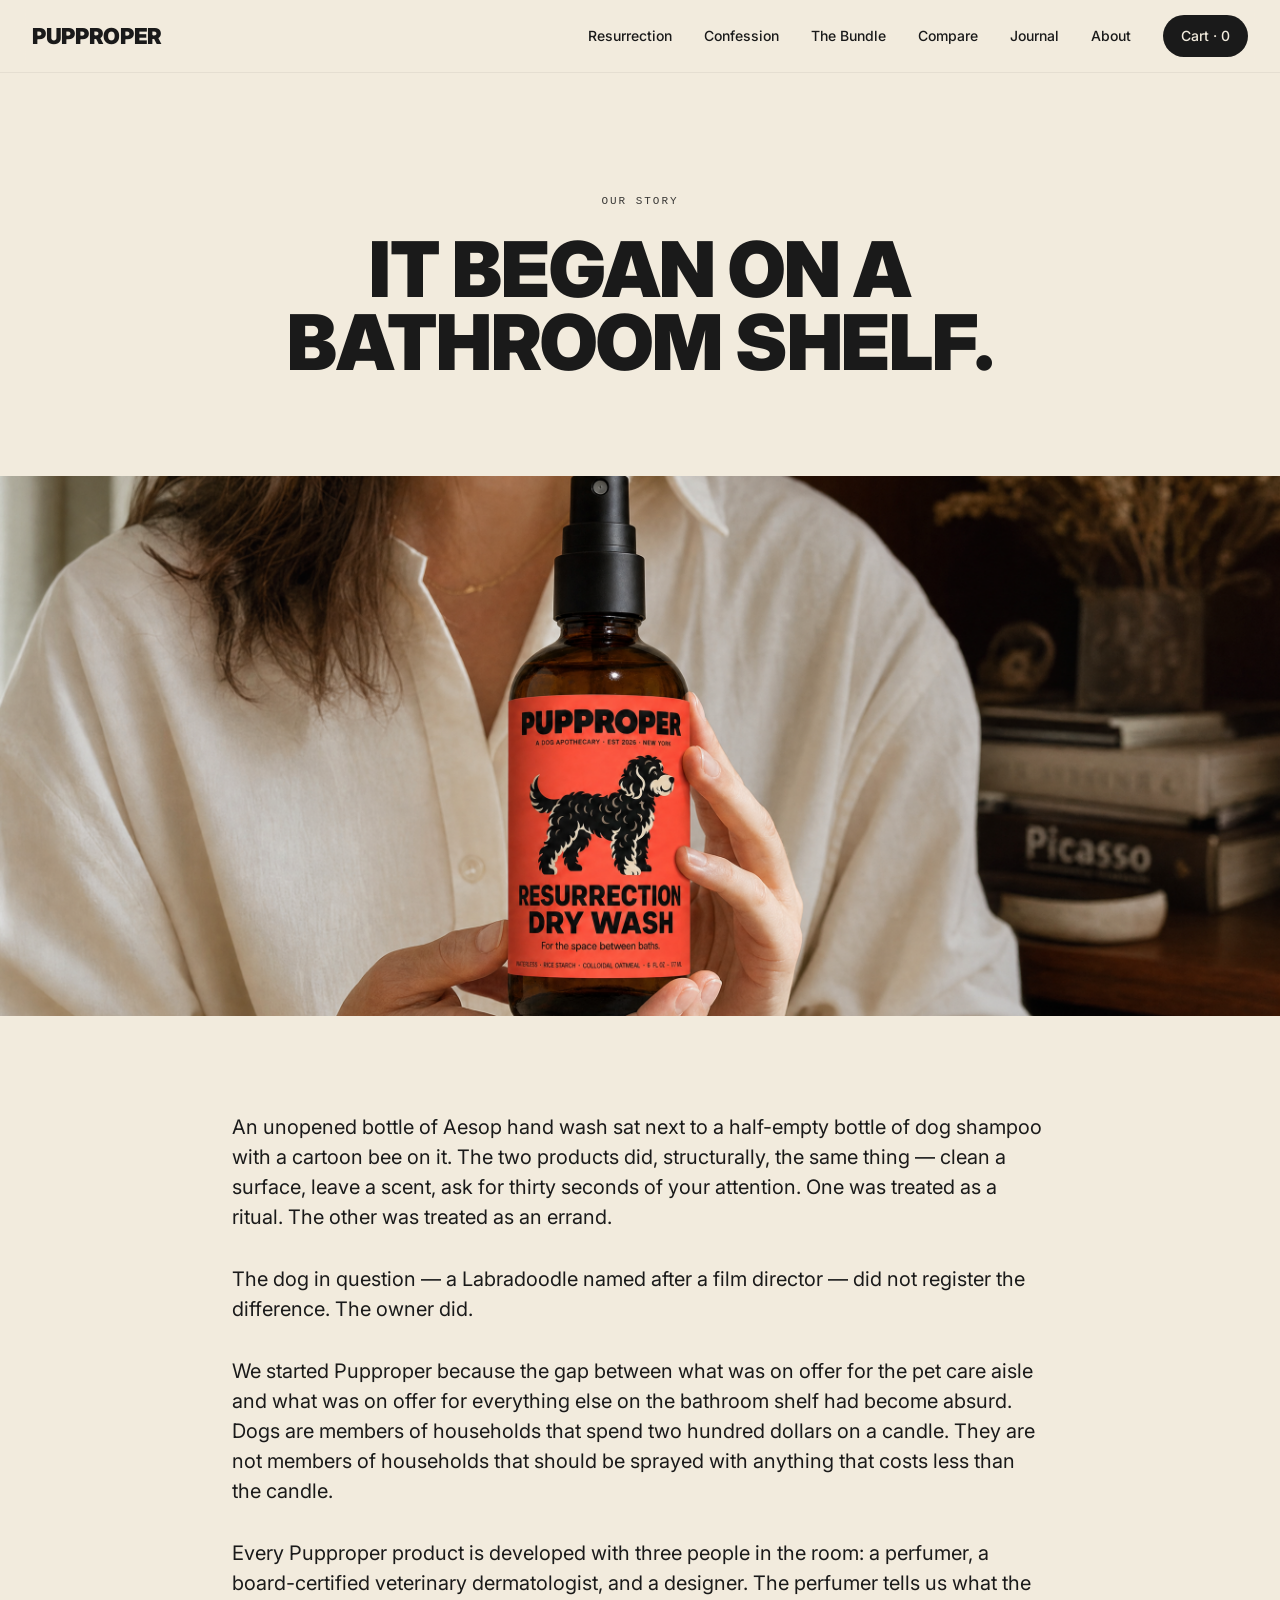
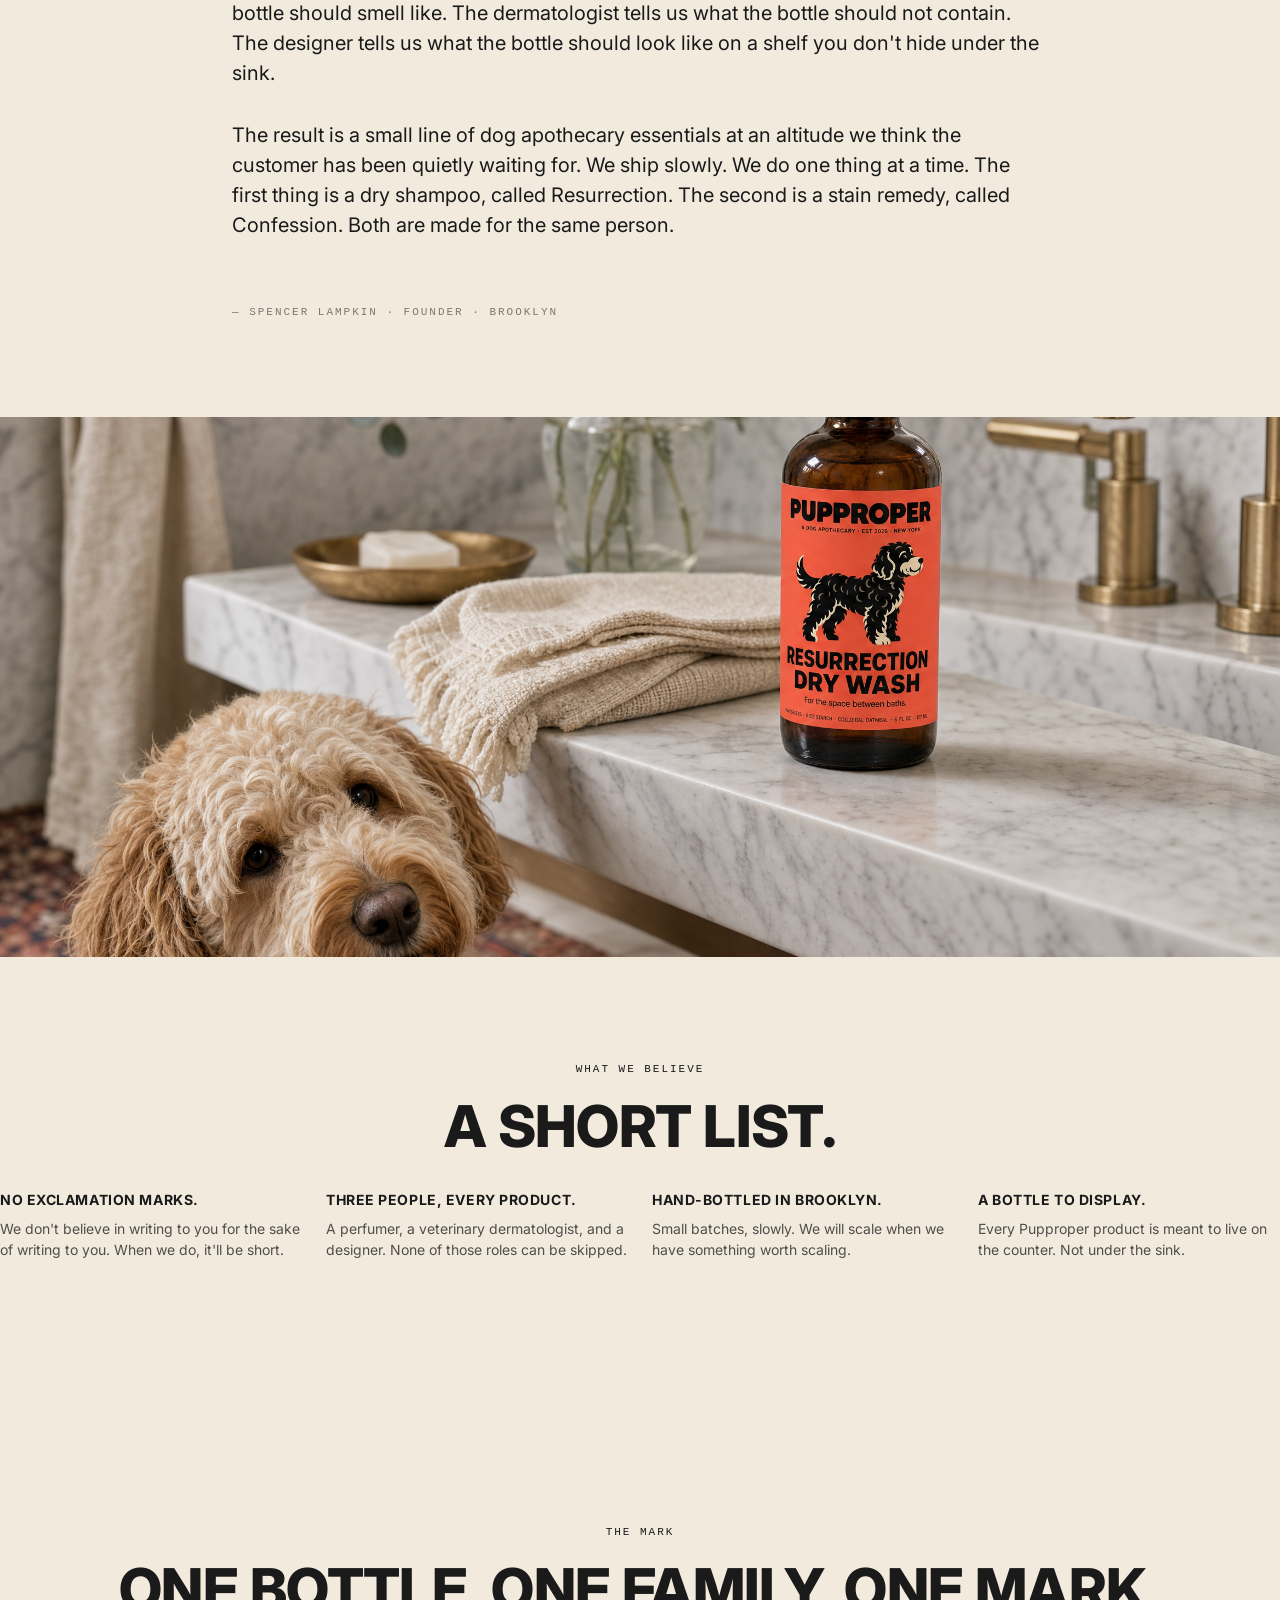
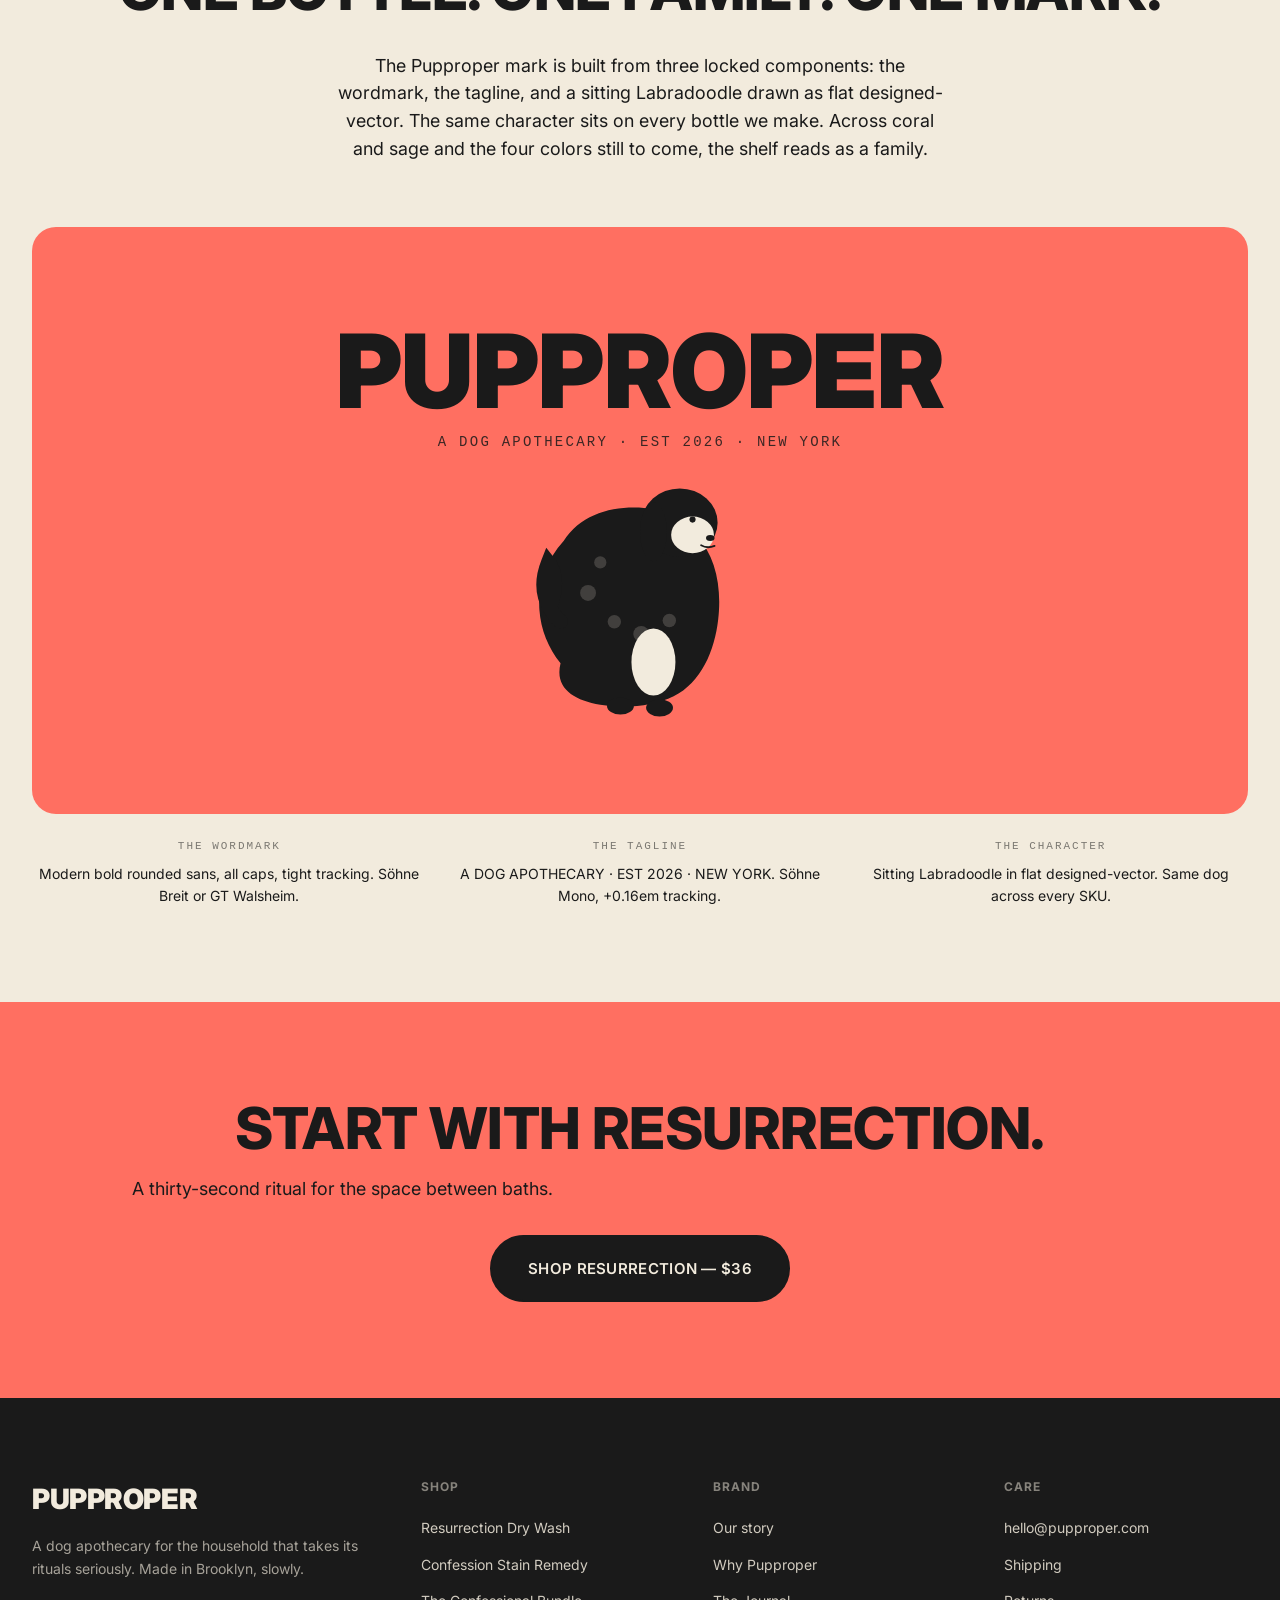
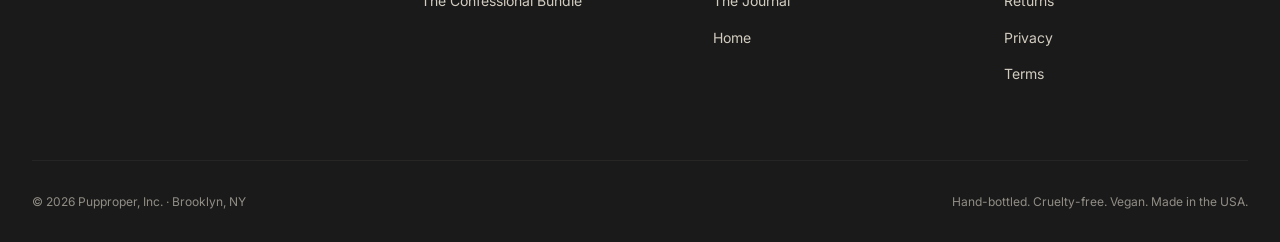
<file: pages/about.html>
<!DOCTYPE html>
<html lang="en">
<head>
  <meta charset="UTF-8" />
  <meta name="viewport" content="width=device-width, initial-scale=1.0" />
  <title>About — Pupproper</title>
  <meta name="description" content="Pupproper began on a bathroom shelf. An unopened bottle of Aesop sat next to a half-empty bottle of dog shampoo with a cartoon bee on it." />
  <link rel="preconnect" href="https://fonts.googleapis.com" />
  <link rel="preconnect" href="https://fonts.gstatic.com" crossorigin />
  <link rel="canonical" href="https://pupproper.com/pages/about" />
  <meta property="og:type" content="article" />
  <meta property="og:url" content="https://pupproper.com/pages/about" />
  <meta property="og:title" content="Our Story — Pupproper" />
  <meta property="og:description" content="Pupproper began on a bathroom shelf. An unopened bottle of Aesop sat next to a half-empty bottle of dog shampoo with a cartoon bee on it." />
  <meta property="og:image" content="https://pupproper.com/images/creative/creative-v4-founder-pov.png" />
  <meta name="twitter:card" content="summary_large_image" />
  <link href="https://fonts.googleapis.com/css2?family=Inter:wght@400;500;600;700;800;900&family=Outfit:wght@400;500;600;700;800;900&family=JetBrains+Mono:wght@500;600&display=swap" rel="stylesheet" />
  <link rel="stylesheet" href="../assets/css/main.css" />
  <link rel="stylesheet" href="../assets/css/mobile-pass.css" />
</head>
<body>

  <header class="site-header">
    <div class="container site-header__inner">
      <a href="../index.html" class="site-header__logo">PUPPROPER</a>
        <button class="nav-toggle" aria-label="Open menu" aria-expanded="false" aria-controls="nav-drawer"><span class="nav-toggle__bar"></span><span class="nav-toggle__bar"></span><span class="nav-toggle__bar"></span></button>
      <nav class="site-nav">
        <a href="resurrection.html">Resurrection</a>
        <a href="confession.html">Confession</a>
        <a href="the-confessional.html">The Bundle</a>
        <a href="comparison.html">Compare</a>
        <a href="journal.html">Journal</a>
        <a href="about.html">About</a>
        <a href="#" class="site-nav__cart">Cart · 0</a>
      </nav>
    </div>
  </header>

  <!-- HERO -->
  <section class="hero hero--cream">
    <div class="container">
      <div class="container-sm text-center">
        <p class="mono hero__eyebrow">Our Story</p>
        <h1 class="wordmark hero__title" style="font-size: clamp(48px, 6vw, 84px);">It began on a bathroom shelf.</h1>
      </div>
    </div>
  </section>

  <!-- FOUNDER PORTRAIT BLEED -->
  <section class="bleed-image">
    <img src="../../images/creative/creative-v4-founder-pov.png" alt="A pair of hands cradling the Pupproper Resurrection Dry Wash bottle — founder POV" />
  </section>

  <!-- FOUNDER NOTE -->
  <section class="section container">
    <div class="container-sm">
      <p class="body-lg">An unopened bottle of Aesop hand wash sat next to a half-empty bottle of dog shampoo with a cartoon bee on it. The two products did, structurally, the same thing — clean a surface, leave a scent, ask for thirty seconds of your attention. One was treated as a ritual. The other was treated as an errand.</p>

      <p class="body-lg mt-md">The dog in question — a Labradoodle named after a film director — did not register the difference. The owner did.</p>

      <p class="body-lg mt-md">We started Pupproper because the gap between what was on offer for the pet care aisle and what was on offer for everything else on the bathroom shelf had become absurd. Dogs are members of households that spend two hundred dollars on a candle. They are not members of households that should be sprayed with anything that costs less than the candle.</p>

      <p class="body-lg mt-md">Every Pupproper product is developed with three people in the room: a perfumer, a board-certified veterinary dermatologist, and a designer. The perfumer tells us what the bottle should smell like. The dermatologist tells us what the bottle should not contain. The designer tells us what the bottle should look like on a shelf you don't hide under the sink.</p>

      <p class="body-lg mt-md">The result is a small line of dog apothecary essentials at an altitude we think the customer has been quietly waiting for. We ship slowly. We do one thing at a time. The first thing is a dry shampoo, called Resurrection. The second is a stain remedy, called Confession. Both are made for the same person.</p>

      <p class="mono mt-lg" style="opacity: 0.55;">— Spencer Lampkin · Founder · Brooklyn</p>
    </div>
  </section>

  <!-- FOUNDER PHOTO -->
  <section class="bleed-image">
    <img src="../../images/creative/creative-v3-lifestyle-bathroom.png" alt="The marble bathroom counter with Resurrection and a Labradoodle" />
  </section>

  <!-- VALUES -->
  <section class="section container">
    <div class="text-center">
      <p class="mono section__eyebrow">What we believe</p>
      <h2 class="display section__title">A short list.</h2>
    </div>
    <div class="values" style="border-top: none; border-bottom: none; padding-top: 32px;">
      <div class="value">
        <h3 class="value__title">No exclamation marks.</h3>
        <p class="value__copy">We don't believe in writing to you for the sake of writing to you. When we do, it'll be short.</p>
      </div>
      <div class="value">
        <h3 class="value__title">Three people, every product.</h3>
        <p class="value__copy">A perfumer, a veterinary dermatologist, and a designer. None of those roles can be skipped.</p>
      </div>
      <div class="value">
        <h3 class="value__title">Hand-bottled in Brooklyn.</h3>
        <p class="value__copy">Small batches, slowly. We will scale when we have something worth scaling.</p>
      </div>
      <div class="value">
        <h3 class="value__title">A bottle to display.</h3>
        <p class="value__copy">Every Pupproper product is meant to live on the counter. Not under the sink.</p>
      </div>
    </div>
  </section>

  <!-- THE MARK — unified brand mark on display -->
  <section class="section bg-cream">
    <div class="container">
      <div class="text-center mb-lg">
        <p class="mono section__eyebrow">The Mark</p>
        <h2 class="display section__title">One bottle. One family. One mark.</h2>
        <p class="section__lede mt-md" style="margin-left: auto; margin-right: auto;">The Pupproper mark is built from three locked components: the wordmark, the tagline, and a sitting Labradoodle drawn as flat designed-vector. The same character sits on every bottle we make. Across coral and sage and the four colors still to come, the shelf reads as a family.</p>
      </div>

      <!-- Unified mark display -->
      <div style="background: var(--coral); padding: 96px 24px; border-radius: 24px; text-align: center; margin-top: 32px;">
        <div class="wordmark" style="font-family: 'Inter', sans-serif; font-weight: 900; font-size: clamp(48px, 8vw, 110px); color: var(--ink); letter-spacing: -0.005em;">PUPPROPER</div>
        <div class="mono" style="font-size: 14px; letter-spacing: 0.16em; color: var(--ink); margin-top: 12px; opacity: 0.85;">A DOG APOTHECARY · EST 2026 · NEW YORK</div>

        <!-- Labradoodle SVG inline -->
        <svg viewBox="-180 -180 360 380" style="width: clamp(140px, 22vw, 220px); height: auto; margin: 32px auto 0; display: block;">
          <path d="M -130,110 C -175,55 -180,-30 -125,-90 C -100,-130 -55,-145 -10,-145 C 35,-145 70,-130 92,-100 C 124,-65 134,-15 128,38 C 122,90 100,142 55,164 C 22,180 -22,185 -65,178 C -110,170 -140,150 -130,110 Z" fill="#1A1A1A"/>
          <circle cx="-85" cy="-5" r="13" fill="#F2EBDD" opacity="0.18"/>
          <circle cx="-42" cy="42" r="11" fill="#F2EBDD" opacity="0.18"/>
          <circle cx="2" cy="62" r="13" fill="#F2EBDD" opacity="0.18"/>
          <circle cx="48" cy="40" r="11" fill="#F2EBDD" opacity="0.18"/>
          <circle cx="-65" cy="-55" r="10" fill="#F2EBDD" opacity="0.18"/>
          <circle cx="22" cy="-78" r="10" fill="#F2EBDD" opacity="0.18"/>
          <ellipse cx="65" cy="-120" rx="62" ry="56" fill="#1A1A1A"/>
          <ellipse cx="22" cy="-105" rx="22" ry="48" fill="#1A1A1A"/>
          <ellipse cx="86" cy="-100" rx="35" ry="30" fill="#F2EBDD"/>
          <ellipse cx="22" cy="108" rx="36" ry="55" fill="#F2EBDD"/>
          <circle cx="86" cy="-125" r="5" fill="#1A1A1A"/>
          <ellipse cx="115" cy="-95" rx="7" ry="5" fill="#1A1A1A"/>
          <path d="M 100,-83 Q 110,-77 122,-82" stroke="#1A1A1A" stroke-width="3" fill="none" stroke-linecap="round"/>
          <ellipse cx="-32" cy="180" rx="22" ry="14" fill="#1A1A1A"/>
          <ellipse cx="32" cy="183" rx="22" ry="14" fill="#1A1A1A"/>
          <path d="M -130,42 Q -172,0 -150,-55 Q -132,-32 -145,12" stroke="#1A1A1A" stroke-width="24" fill="none" stroke-linecap="round"/>
        </svg>
      </div>

      <div style="display: grid; grid-template-columns: repeat(3, 1fr); gap: 16px; margin-top: 24px;">
        <div class="card" style="text-align: center;">
          <p class="mono" style="opacity: 0.55; margin-bottom: 8px;">THE WORDMARK</p>
          <p style="font-size: 14px;">Modern bold rounded sans, all caps, tight tracking. Söhne Breit or GT Walsheim.</p>
        </div>
        <div class="card" style="text-align: center;">
          <p class="mono" style="opacity: 0.55; margin-bottom: 8px;">THE TAGLINE</p>
          <p style="font-size: 14px;">A DOG APOTHECARY · EST 2026 · NEW YORK. Söhne Mono, +0.16em tracking.</p>
        </div>
        <div class="card" style="text-align: center;">
          <p class="mono" style="opacity: 0.55; margin-bottom: 8px;">THE CHARACTER</p>
          <p style="font-size: 14px;">Sitting Labradoodle in flat designed-vector. Same dog across every SKU.</p>
        </div>
      </div>
    </div>
  </section>

  <!-- CTA -->
  <section class="section bg-coral">
    <div class="container text-center">
      <h2 class="display" style="font-size: clamp(36px, 4.5vw, 60px);">Start with Resurrection.</h2>
      <p class="section__lede mt-sm">A thirty-second ritual for the space between baths.</p>
      <a href="resurrection.html" class="btn btn--lg mt-md">Shop Resurrection — $36</a>
    </div>
  </section>

  <!-- FOOTER -->
  <footer class="site-footer">
    <div class="container">
      <div class="site-footer__grid">
        <div class="site-footer__brand">
          <div class="site-footer__logo">PUPPROPER</div>
          <p class="site-footer__lede">A dog apothecary for the household that takes its rituals seriously. Made in Brooklyn, slowly.</p>
        </div>
        <div class="site-footer__col">
          <p class="site-footer__col-title">Shop</p>
          <ul>
            <li><a href="resurrection.html">Resurrection Dry Wash</a></li>
            <li><a href="confession.html">Confession Stain Remedy</a></li>
            <li><a href="the-confessional.html">The Confessional Bundle</a></li>
          </ul>
        </div>
        <div class="site-footer__col">
          <p class="site-footer__col-title">Brand</p>
          <ul>
            <li><a href="about.html">Our story</a></li>
            <li><a href="comparison.html">Why Pupproper</a></li>
            <li><a href="journal.html">The Journal</a></li>
            <li><a href="../index.html">Home</a></li>
          </ul>
        </div>
        <div class="site-footer__col">
          <p class="site-footer__col-title">Care</p>
          <ul>
            <li><a href="mailto:hello@pupproper.com">hello@pupproper.com</a></li>
            <li><a href="#">Shipping</a></li>
            <li><a href="#">Returns</a></li>
            <li><a href="privacy.html">Privacy</a></li>
            <li><a href="terms.html">Terms</a></li>
          </ul>
        </div>
      </div>
      <div class="site-footer__bottom">
        <div>&copy; 2026 Pupproper, Inc. · Brooklyn, NY</div>
        <div>Hand-bottled. Cruelty-free. Vegan. Made in the USA.</div>
      </div>
    </div>
  </footer>

  <!-- Pupproper site config + tracking + checkout -->
  <script src="/assets/js/config.js"></script>
  <script src="/assets/js/tracking.js"></script>
  <script src="/assets/js/checkout.js"></script>

  <!-- Meta Pixel -->
  <script>
  !function(f,b,e,v,n,t,s){if(f.fbq)return;n=f.fbq=function(){n.callMethod?n.callMethod.apply(n,arguments):n.queue.push(arguments)};if(!f._fbq)f._fbq=n;n.push=n;n.loaded=!0;n.version="2.0";n.queue=[];t=b.createElement(e);t.async=!0;t.src=v;s=b.getElementsByTagName(e)[0];s.parentNode.insertBefore(t,s)}(window,document,"script","https://connect.facebook.net/en_US/fbevents.js");
  if(window.PUPPROPER_CONFIG&&window.PUPPROPER_CONFIG.META_PIXEL_ID&&window.PUPPROPER_CONFIG.META_PIXEL_ID.indexOf("REPLACE_ME")!==0){fbq("init",window.PUPPROPER_CONFIG.META_PIXEL_ID);fbq("track","PageView");}
  </script>

  <!-- GA4 -->
  <script>
  (function(){var cfg=window.PUPPROPER_CONFIG||{};if(cfg.GA4_MEASUREMENT_ID&&cfg.GA4_MEASUREMENT_ID.indexOf("REPLACE_ME")!==0){var s=document.createElement('script');s.async=!0;s.src='https://www.googletagmanager.com/gtag/js?id='+cfg.GA4_MEASUREMENT_ID;document.head.appendChild(s);window.dataLayer=window.dataLayer||[];window.gtag=function(){dataLayer.push(arguments)};gtag('js',new Date());gtag('config',cfg.GA4_MEASUREMENT_ID,{send_page_view:!0});}})();
  </script>

  <!-- Plausible -->
  <script>
  (function(){var cfg=window.PUPPROPER_CONFIG||{};if(cfg.PLAUSIBLE_DOMAIN&&cfg.PLAUSIBLE_DOMAIN.indexOf("REPLACE_ME")!==0){var s=document.createElement('script');s.defer=!0;s.setAttribute('data-domain',cfg.PLAUSIBLE_DOMAIN);s.src='https://plausible.io/js/script.js';document.head.appendChild(s);}})();
  </script>
</body>
</html>
</file>
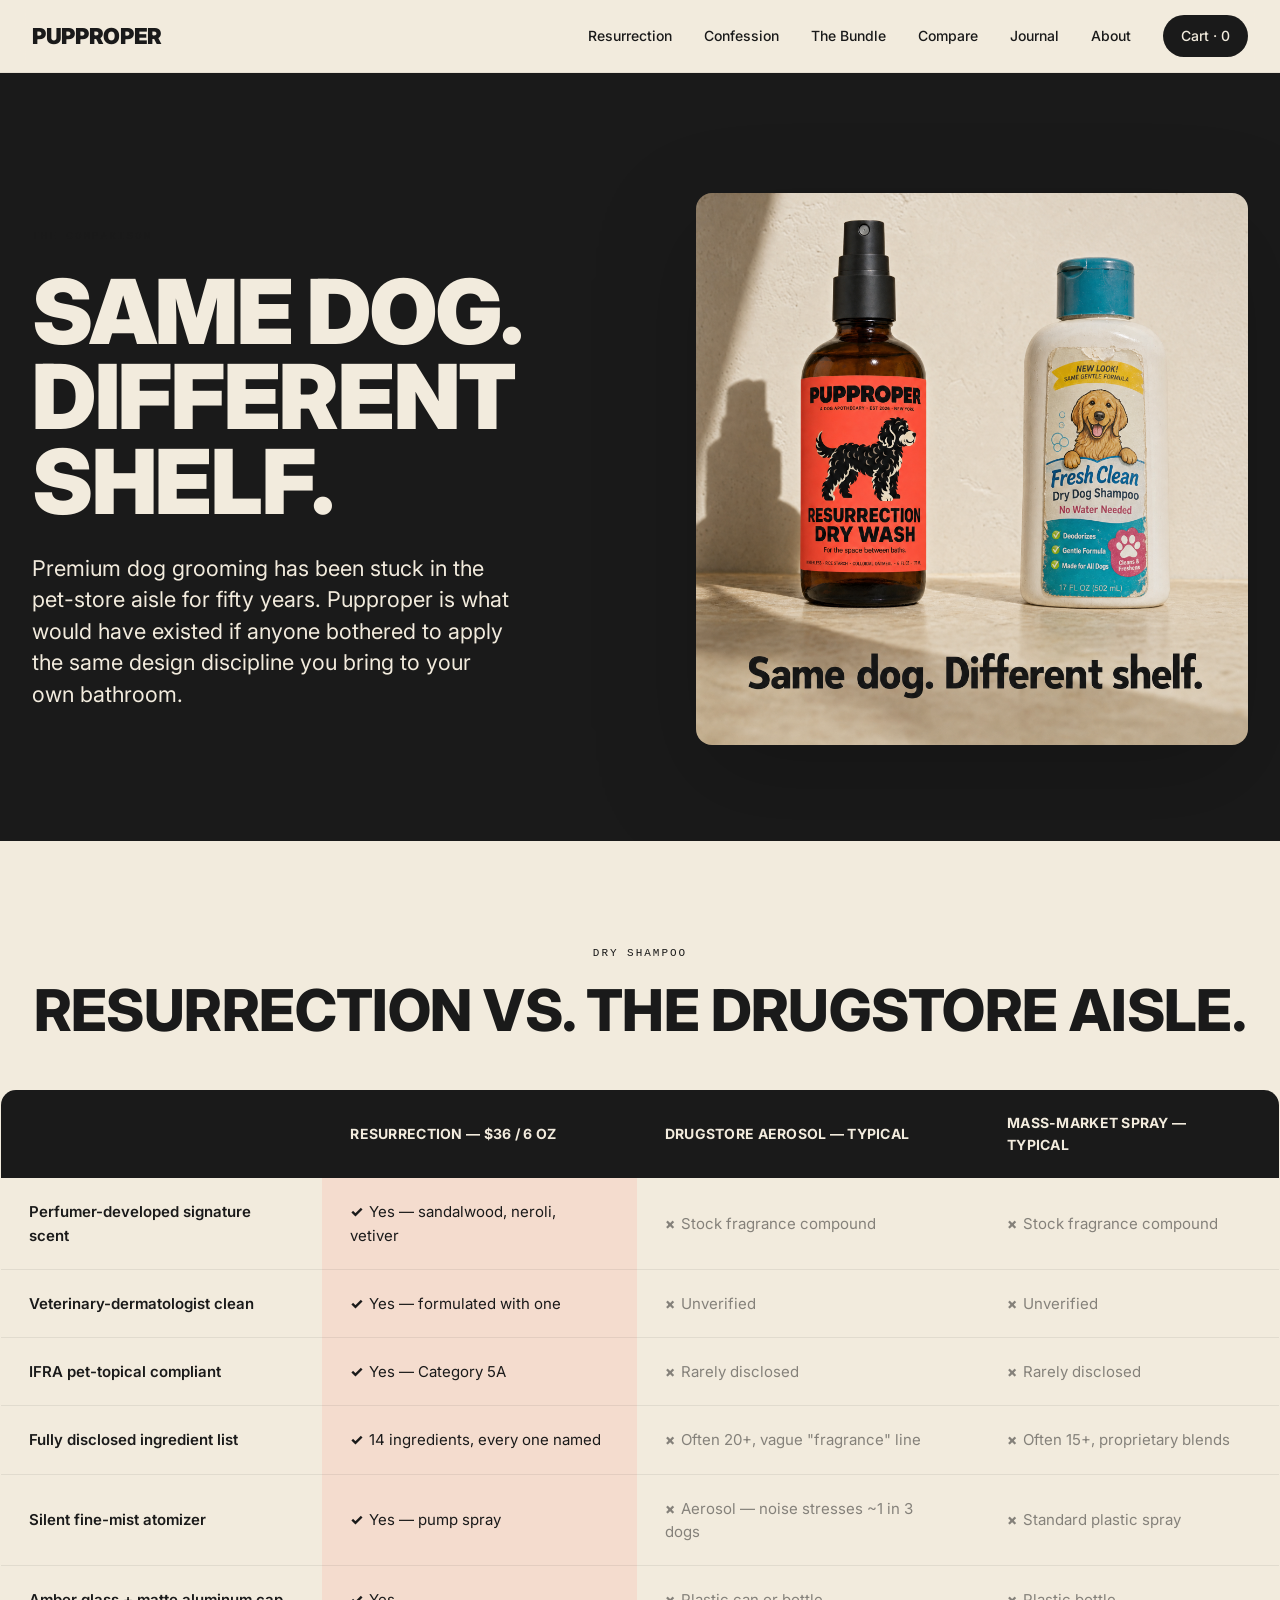
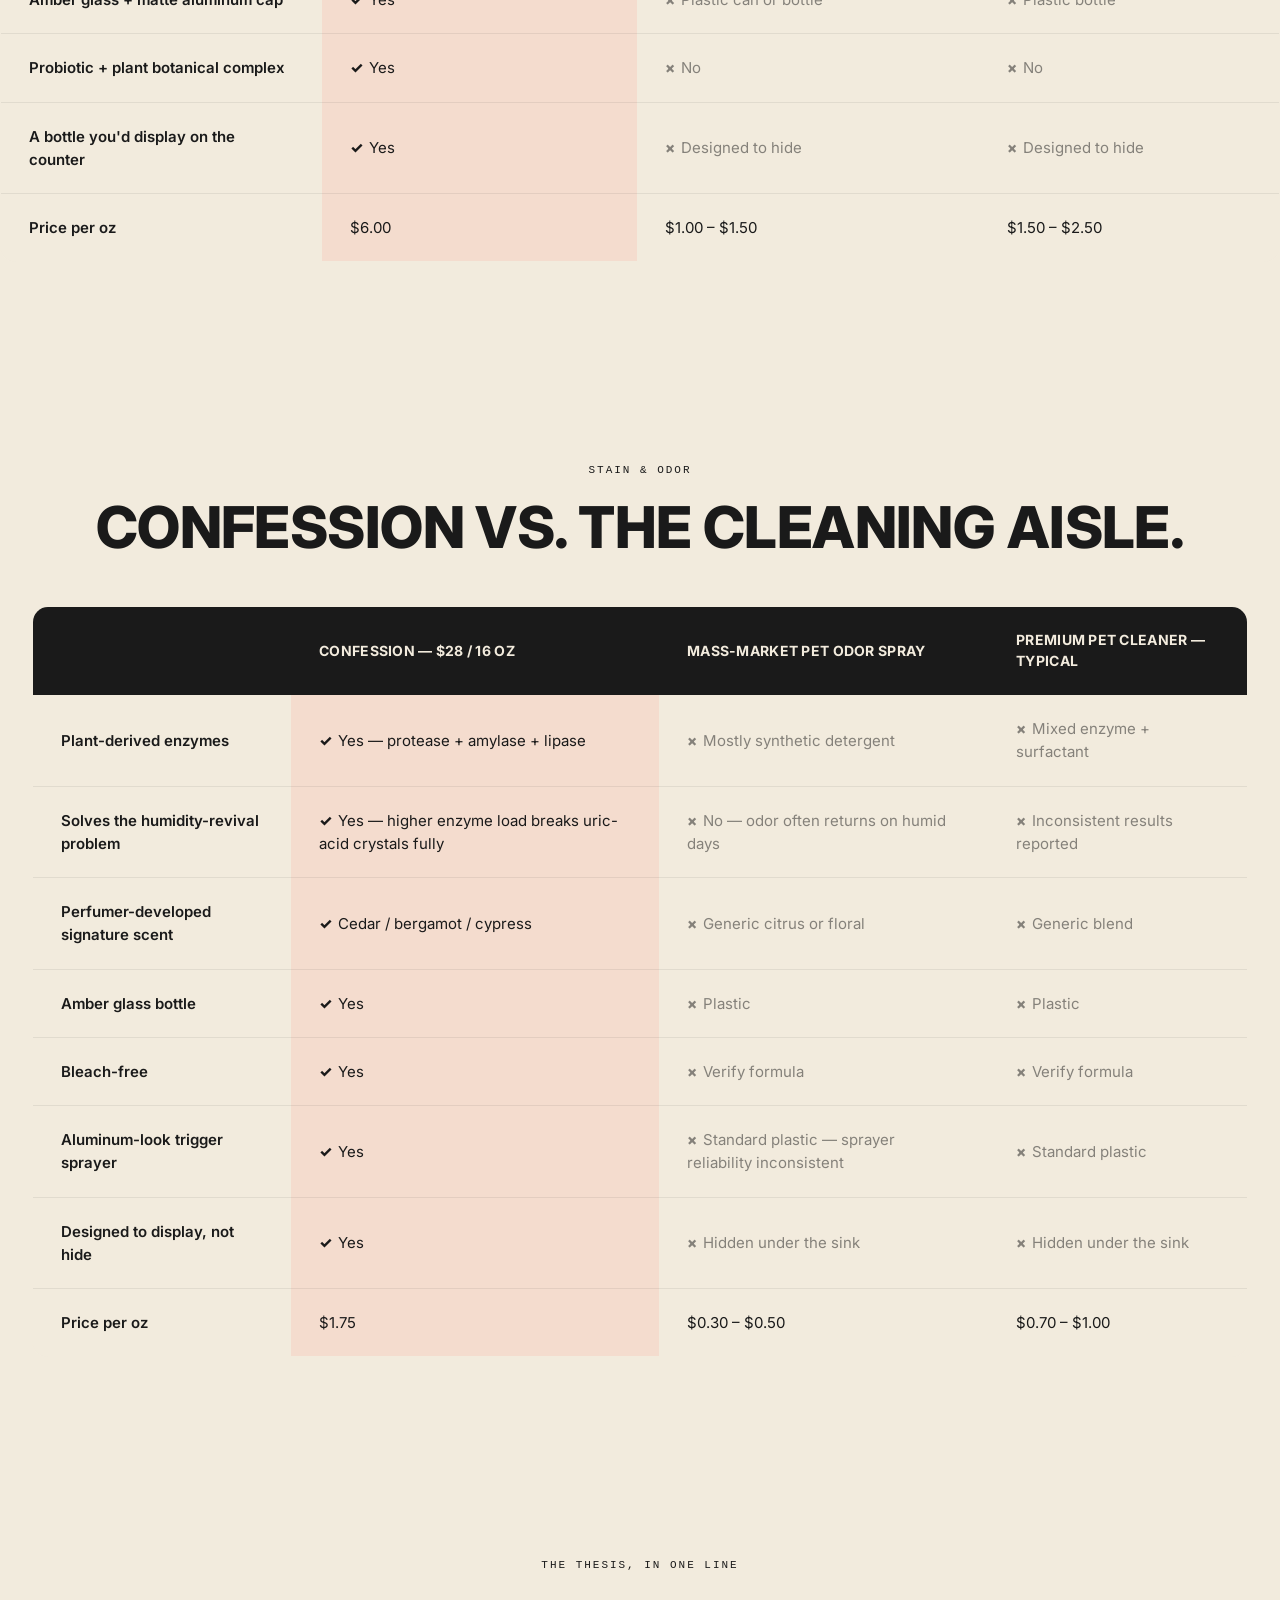
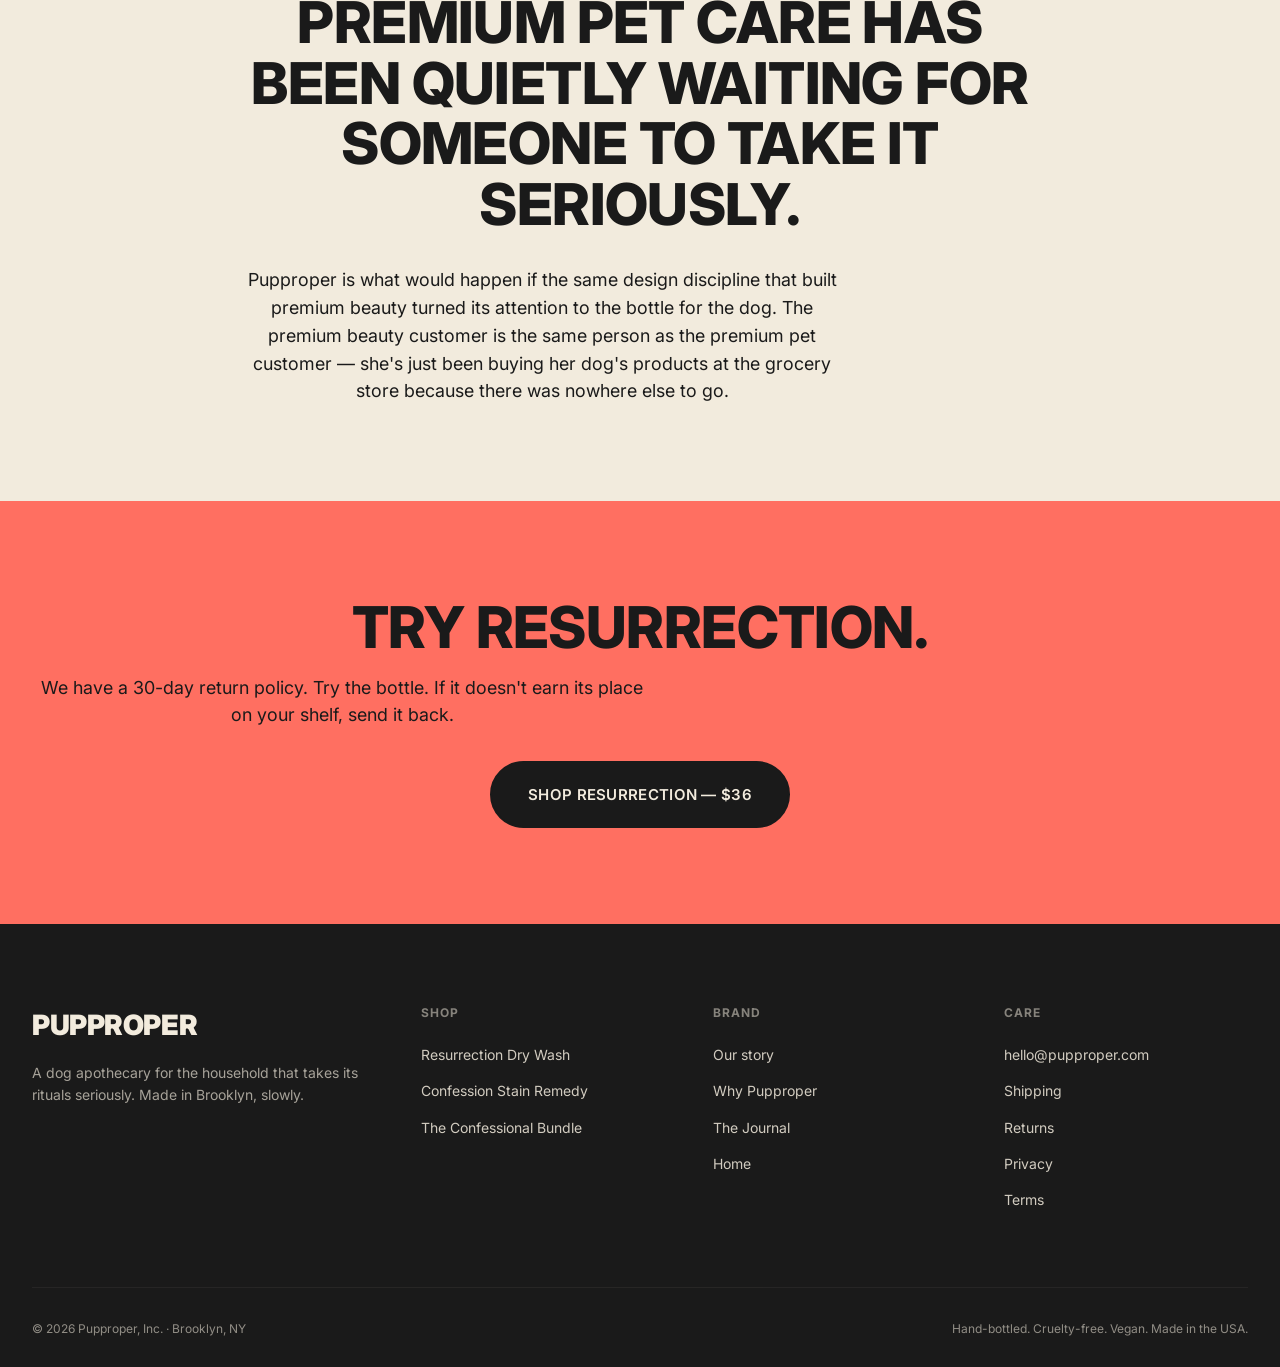
<file: pages/comparison.html>
<!DOCTYPE html>
<html lang="en">
<head>
  <meta charset="UTF-8" />
  <meta name="viewport" content="width=device-width, initial-scale=1.0" />
  <title>Same Dog. Different Shelf. — Pupproper</title>
  <meta name="description" content="Premium dog grooming has been stuck in the pet-store aisle for fifty years. Here's exactly what's different about Pupproper." />
  <link rel="preconnect" href="https://fonts.googleapis.com" />
  <link rel="preconnect" href="https://fonts.gstatic.com" crossorigin />
  <link rel="canonical" href="https://pupproper.com/pages/comparison" />
  <meta property="og:type" content="article" />
  <meta property="og:url" content="https://pupproper.com/pages/comparison" />
  <meta property="og:title" content="Same Dog. Different Shelf. — Pupproper" />
  <meta property="og:description" content="Premium dog grooming has been stuck in the pet-store aisle for fifty years. Here's exactly what's different about Pupproper." />
  <meta property="og:image" content="https://pupproper.com/images/creative/ad-02-side-by-side-comparison.png" />
  <meta name="twitter:card" content="summary_large_image" />
  <link href="https://fonts.googleapis.com/css2?family=Inter:wght@400;500;600;700;800;900&family=Outfit:wght@400;500;600;700;800;900&family=JetBrains+Mono:wght@500;600&display=swap" rel="stylesheet" />
  <link rel="stylesheet" href="../assets/css/main.css" />
  <link rel="stylesheet" href="../assets/css/mobile-pass.css" />
</head>
<body>

  <header class="site-header">
    <div class="container site-header__inner">
      <a href="../index.html" class="site-header__logo">PUPPROPER</a>
        <button class="nav-toggle" aria-label="Open menu" aria-expanded="false" aria-controls="nav-drawer"><span class="nav-toggle__bar"></span><span class="nav-toggle__bar"></span><span class="nav-toggle__bar"></span></button>
      <nav class="site-nav">
        <a href="resurrection.html">Resurrection</a>
        <a href="confession.html">Confession</a>
        <a href="the-confessional.html">The Bundle</a>
        <a href="comparison.html">Compare</a>
        <a href="journal.html">Journal</a>
        <a href="about.html">About</a>
        <a href="#" class="site-nav__cart">Cart · 0</a>
      </nav>
    </div>
  </header>

  <!-- HERO -->
  <section class="hero hero--ink">
    <div class="container hero__grid">
      <div>
        <p class="mono hero__eyebrow" style="opacity: 0.65;">The Comparison</p>
        <h1 class="wordmark hero__title">Same dog.<br/>Different shelf.</h1>
        <p class="hero__lede">Premium dog grooming has been stuck in the pet-store aisle for fifty years. Pupproper is what would have existed if anyone bothered to apply the same design discipline you bring to your own bathroom.</p>
      </div>
      <div class="hero__bottle">
        <img src="../../images/creative/ad-02-side-by-side-comparison.png" alt="Pupproper vs drugstore dog shampoo — same dog, different shelf" style="border-radius: 16px;" />
      </div>
    </div>
  </section>

  <!-- DRY SHAMPOO COMPARE -->
  <section class="section container">
    <div class="text-center">
      <p class="mono section__eyebrow">Dry Shampoo</p>
      <h2 class="display section__title">Resurrection vs. the drugstore aisle.</h2>
    </div>
    <table class="compare">
      <thead>
        <tr>
          <th></th>
          <th class="compare__highlight">Resurrection — $36 / 6 oz</th>
          <th>Drugstore aerosol — typical</th>
          <th>Mass-market spray — typical</th>
        </tr>
      </thead>
      <tbody>
        <tr><td>Perfumer-developed signature scent</td><td class="compare__highlight yes">Yes — sandalwood, neroli, vetiver</td><td class="no">Stock fragrance compound</td><td class="no">Stock fragrance compound</td></tr>
        <tr><td>Veterinary-dermatologist clean</td><td class="compare__highlight yes">Yes — formulated with one</td><td class="no">Unverified</td><td class="no">Unverified</td></tr>
        <tr><td>IFRA pet-topical compliant</td><td class="compare__highlight yes">Yes — Category 5A</td><td class="no">Rarely disclosed</td><td class="no">Rarely disclosed</td></tr>
        <tr><td>Fully disclosed ingredient list</td><td class="compare__highlight yes">14 ingredients, every one named</td><td class="no">Often 20+, vague "fragrance" line</td><td class="no">Often 15+, proprietary blends</td></tr>
        <tr><td>Silent fine-mist atomizer</td><td class="compare__highlight yes">Yes — pump spray</td><td class="no">Aerosol — noise stresses ~1 in 3 dogs</td><td class="no">Standard plastic spray</td></tr>
        <tr><td>Amber glass + matte aluminum cap</td><td class="compare__highlight yes">Yes</td><td class="no">Plastic can or bottle</td><td class="no">Plastic bottle</td></tr>
        <tr><td>Probiotic + plant botanical complex</td><td class="compare__highlight yes">Yes</td><td class="no">No</td><td class="no">No</td></tr>
        <tr><td>A bottle you'd display on the counter</td><td class="compare__highlight yes">Yes</td><td class="no">Designed to hide</td><td class="no">Designed to hide</td></tr>
        <tr><td>Price per oz</td><td class="compare__highlight">$6.00</td><td>$1.00 – $1.50</td><td>$1.50 – $2.50</td></tr>
      </tbody>
    </table>
  </section>

  <!-- STAIN REMOVER COMPARE -->
  <section class="section bg-cream">
    <div class="container">
      <div class="text-center">
        <p class="mono section__eyebrow">Stain & Odor</p>
        <h2 class="display section__title">Confession vs. the cleaning aisle.</h2>
      </div>
      <table class="compare">
        <thead>
          <tr>
            <th></th>
            <th class="compare__highlight">Confession — $28 / 16 oz</th>
            <th>Mass-market pet odor spray</th>
            <th>Premium pet cleaner — typical</th>
          </tr>
        </thead>
        <tbody>
          <tr><td>Plant-derived enzymes</td><td class="compare__highlight yes">Yes — protease + amylase + lipase</td><td class="no">Mostly synthetic detergent</td><td class="no">Mixed enzyme + surfactant</td></tr>
          <tr><td>Solves the humidity-revival problem</td><td class="compare__highlight yes">Yes — higher enzyme load breaks uric-acid crystals fully</td><td class="no">No — odor often returns on humid days</td><td class="no">Inconsistent results reported</td></tr>
          <tr><td>Perfumer-developed signature scent</td><td class="compare__highlight yes">Cedar / bergamot / cypress</td><td class="no">Generic citrus or floral</td><td class="no">Generic blend</td></tr>
          <tr><td>Amber glass bottle</td><td class="compare__highlight yes">Yes</td><td class="no">Plastic</td><td class="no">Plastic</td></tr>
          <tr><td>Bleach-free</td><td class="compare__highlight yes">Yes</td><td class="no">Verify formula</td><td class="no">Verify formula</td></tr>
          <tr><td>Aluminum-look trigger sprayer</td><td class="compare__highlight yes">Yes</td><td class="no">Standard plastic — sprayer reliability inconsistent</td><td class="no">Standard plastic</td></tr>
          <tr><td>Designed to display, not hide</td><td class="compare__highlight yes">Yes</td><td class="no">Hidden under the sink</td><td class="no">Hidden under the sink</td></tr>
          <tr><td>Price per oz</td><td class="compare__highlight">$1.75</td><td>$0.30 – $0.50</td><td>$0.70 – $1.00</td></tr>
        </tbody>
      </table>
    </div>
  </section>

  <!-- THE THESIS -->
  <section class="section container">
    <div class="container-sm text-center">
      <p class="mono section__eyebrow">The thesis, in one line</p>
      <h2 class="display section__title">Premium pet care has been quietly waiting for someone to take it seriously.</h2>
      <p class="section__lede mt-md">Pupproper is what would happen if the same design discipline that built premium beauty turned its attention to the bottle for the dog. The premium beauty customer is the same person as the premium pet customer — she's just been buying her dog's products at the grocery store because there was nowhere else to go.</p>
    </div>
  </section>

  <!-- CTA -->
  <section class="section bg-coral">
    <div class="container text-center">
      <h2 class="display" style="font-size: clamp(36px, 4.5vw, 60px);">Try Resurrection.</h2>
      <p class="section__lede mt-sm">We have a 30-day return policy. Try the bottle. If it doesn't earn its place on your shelf, send it back.</p>
      <a href="resurrection.html" class="btn btn--lg mt-md">Shop Resurrection — $36</a>
    </div>
  </section>

  <!-- FOOTER -->
  <footer class="site-footer">
    <div class="container">
      <div class="site-footer__grid">
        <div class="site-footer__brand">
          <div class="site-footer__logo">PUPPROPER</div>
          <p class="site-footer__lede">A dog apothecary for the household that takes its rituals seriously. Made in Brooklyn, slowly.</p>
        </div>
        <div class="site-footer__col">
          <p class="site-footer__col-title">Shop</p>
          <ul>
            <li><a href="resurrection.html">Resurrection Dry Wash</a></li>
            <li><a href="confession.html">Confession Stain Remedy</a></li>
            <li><a href="the-confessional.html">The Confessional Bundle</a></li>
          </ul>
        </div>
        <div class="site-footer__col">
          <p class="site-footer__col-title">Brand</p>
          <ul>
            <li><a href="about.html">Our story</a></li>
            <li><a href="comparison.html">Why Pupproper</a></li>
            <li><a href="journal.html">The Journal</a></li>
            <li><a href="../index.html">Home</a></li>
          </ul>
        </div>
        <div class="site-footer__col">
          <p class="site-footer__col-title">Care</p>
          <ul>
            <li><a href="mailto:hello@pupproper.com">hello@pupproper.com</a></li>
            <li><a href="#">Shipping</a></li>
            <li><a href="#">Returns</a></li>
            <li><a href="privacy.html">Privacy</a></li>
            <li><a href="terms.html">Terms</a></li>
          </ul>
        </div>
      </div>
      <div class="site-footer__bottom">
        <div>&copy; 2026 Pupproper, Inc. · Brooklyn, NY</div>
        <div>Hand-bottled. Cruelty-free. Vegan. Made in the USA.</div>
      </div>
    </div>
  </footer>

  <script src="/assets/js/config.js"></script>
  <script src="/assets/js/tracking.js"></script>
  <script src="/assets/js/checkout.js"></script>
  <script>
  !function(f,b,e,v,n,t,s){if(f.fbq)return;n=f.fbq=function(){n.callMethod?n.callMethod.apply(n,arguments):n.queue.push(arguments)};if(!f._fbq)f._fbq=n;n.push=n;n.loaded=!0;n.version="2.0";n.queue=[];t=b.createElement(e);t.async=!0;t.src=v;s=b.getElementsByTagName(e)[0];s.parentNode.insertBefore(t,s)}(window,document,"script","https://connect.facebook.net/en_US/fbevents.js");
  if(window.PUPPROPER_CONFIG&&window.PUPPROPER_CONFIG.META_PIXEL_ID&&window.PUPPROPER_CONFIG.META_PIXEL_ID.indexOf("REPLACE_ME")!==0){fbq("init",window.PUPPROPER_CONFIG.META_PIXEL_ID);fbq("track","PageView");}
  </script>
  <script>(function(){var cfg=window.PUPPROPER_CONFIG||{};if(cfg.GA4_MEASUREMENT_ID&&cfg.GA4_MEASUREMENT_ID.indexOf("REPLACE_ME")!==0){var s=document.createElement('script');s.async=!0;s.src='https://www.googletagmanager.com/gtag/js?id='+cfg.GA4_MEASUREMENT_ID;document.head.appendChild(s);window.dataLayer=window.dataLayer||[];window.gtag=function(){dataLayer.push(arguments)};gtag('js',new Date());gtag('config',cfg.GA4_MEASUREMENT_ID,{send_page_view:!0});}})();</script>
  <script>(function(){var cfg=window.PUPPROPER_CONFIG||{};if(cfg.PLAUSIBLE_DOMAIN&&cfg.PLAUSIBLE_DOMAIN.indexOf("REPLACE_ME")!==0){var s=document.createElement('script');s.defer=!0;s.setAttribute('data-domain',cfg.PLAUSIBLE_DOMAIN);s.src='https://plausible.io/js/script.js';document.head.appendChild(s);}})();</script>
</body>
</html>
</file>
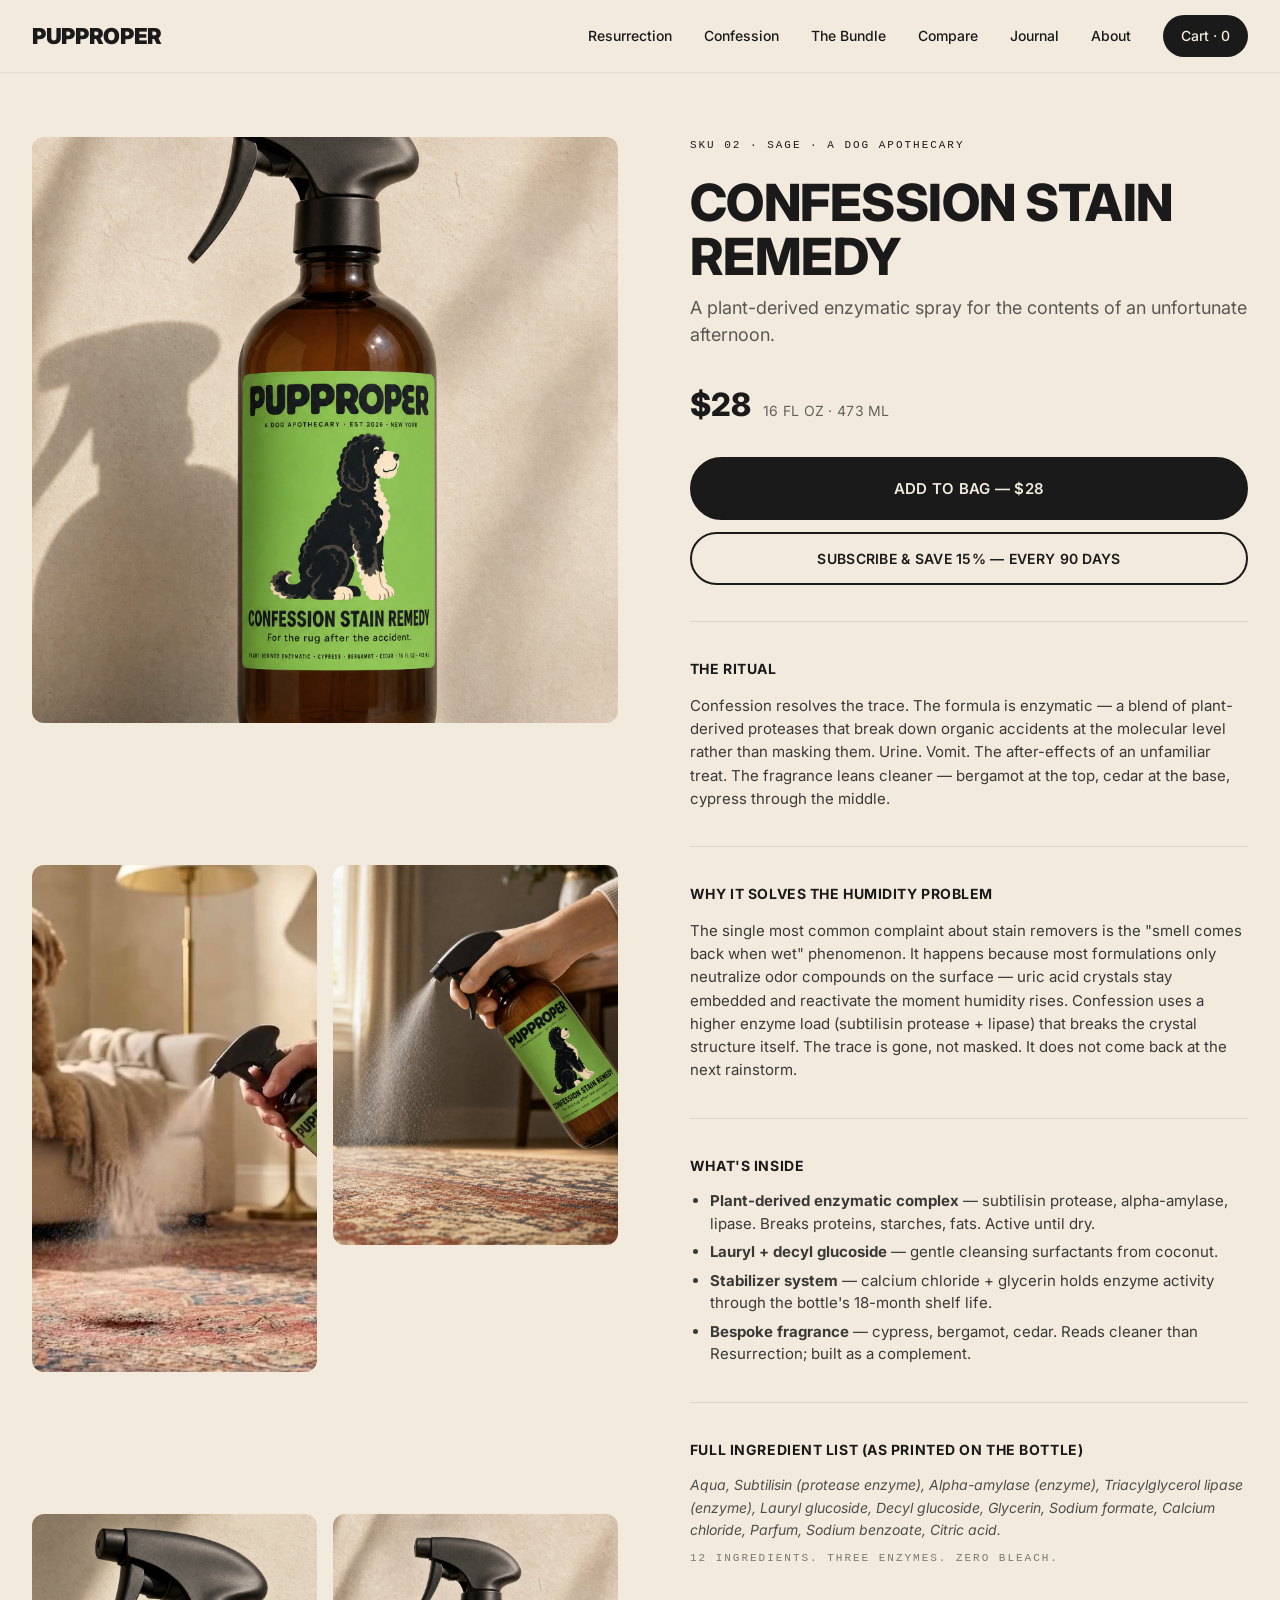
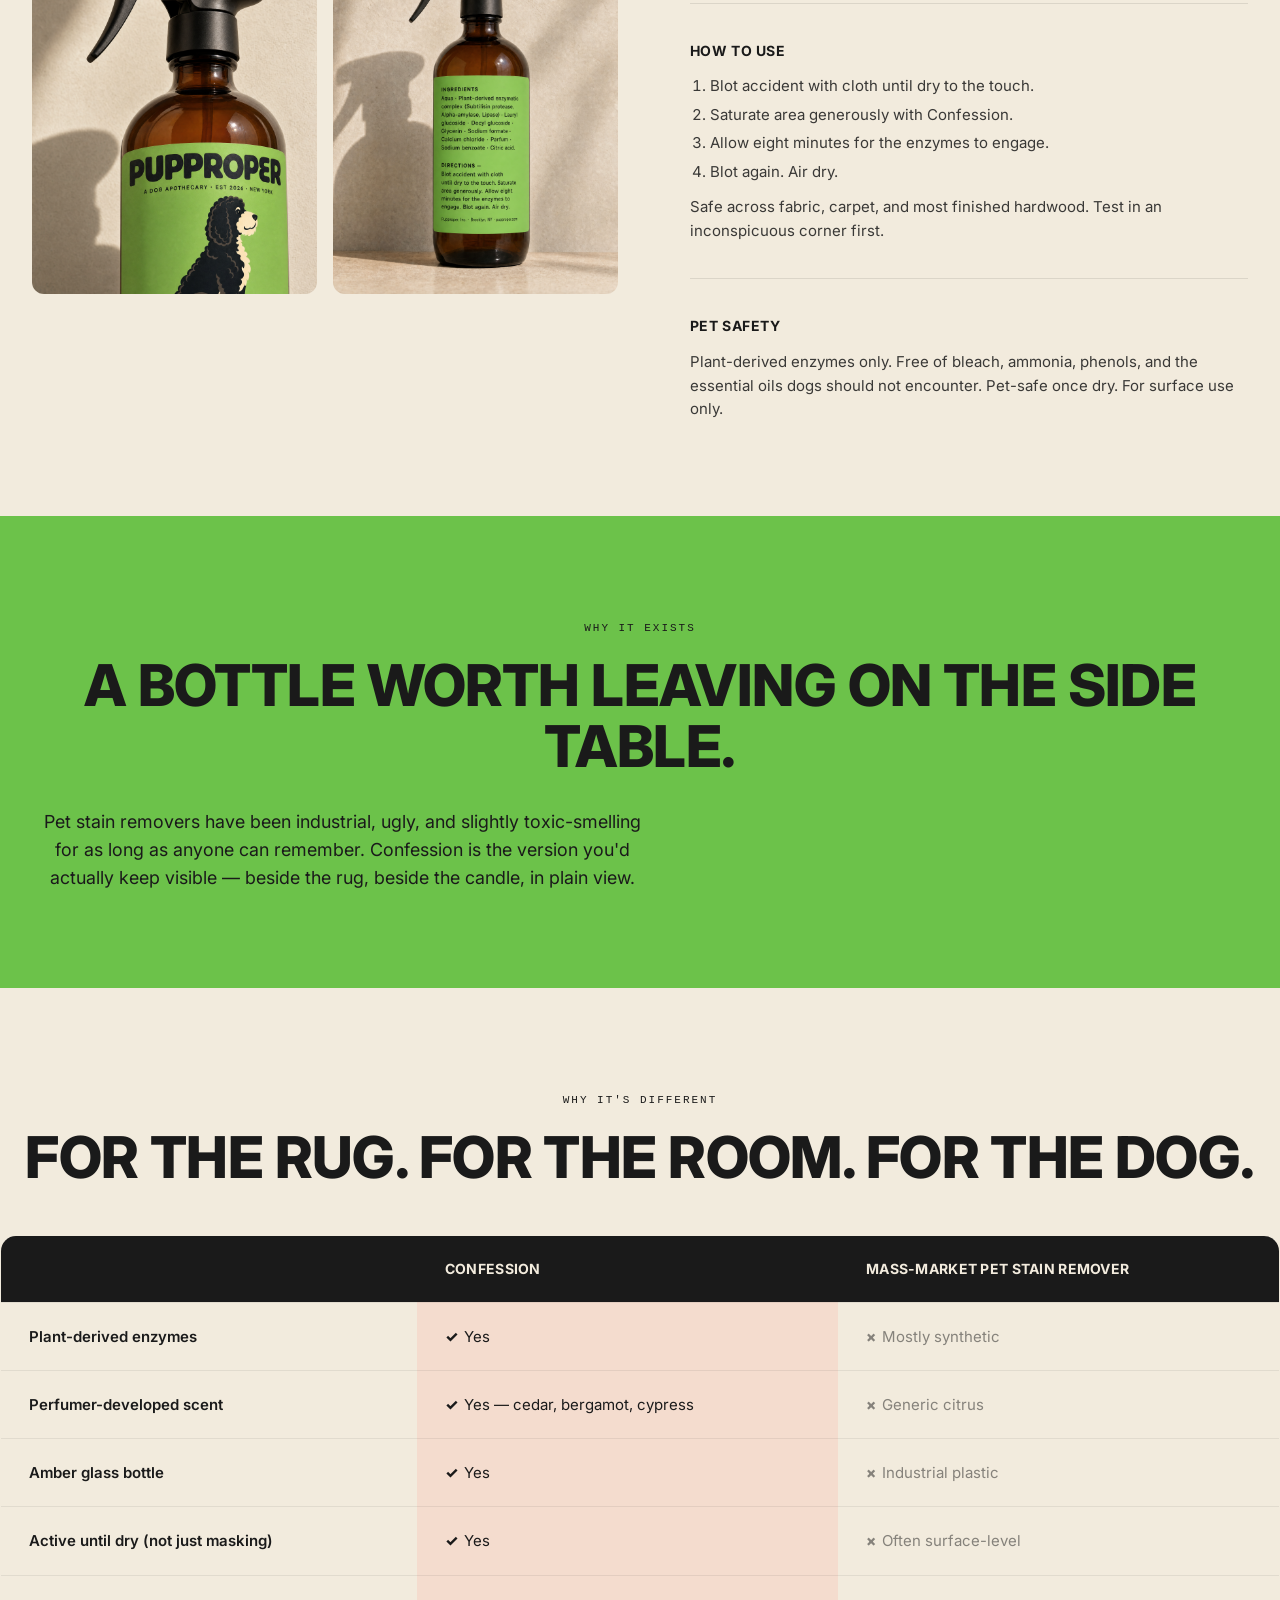
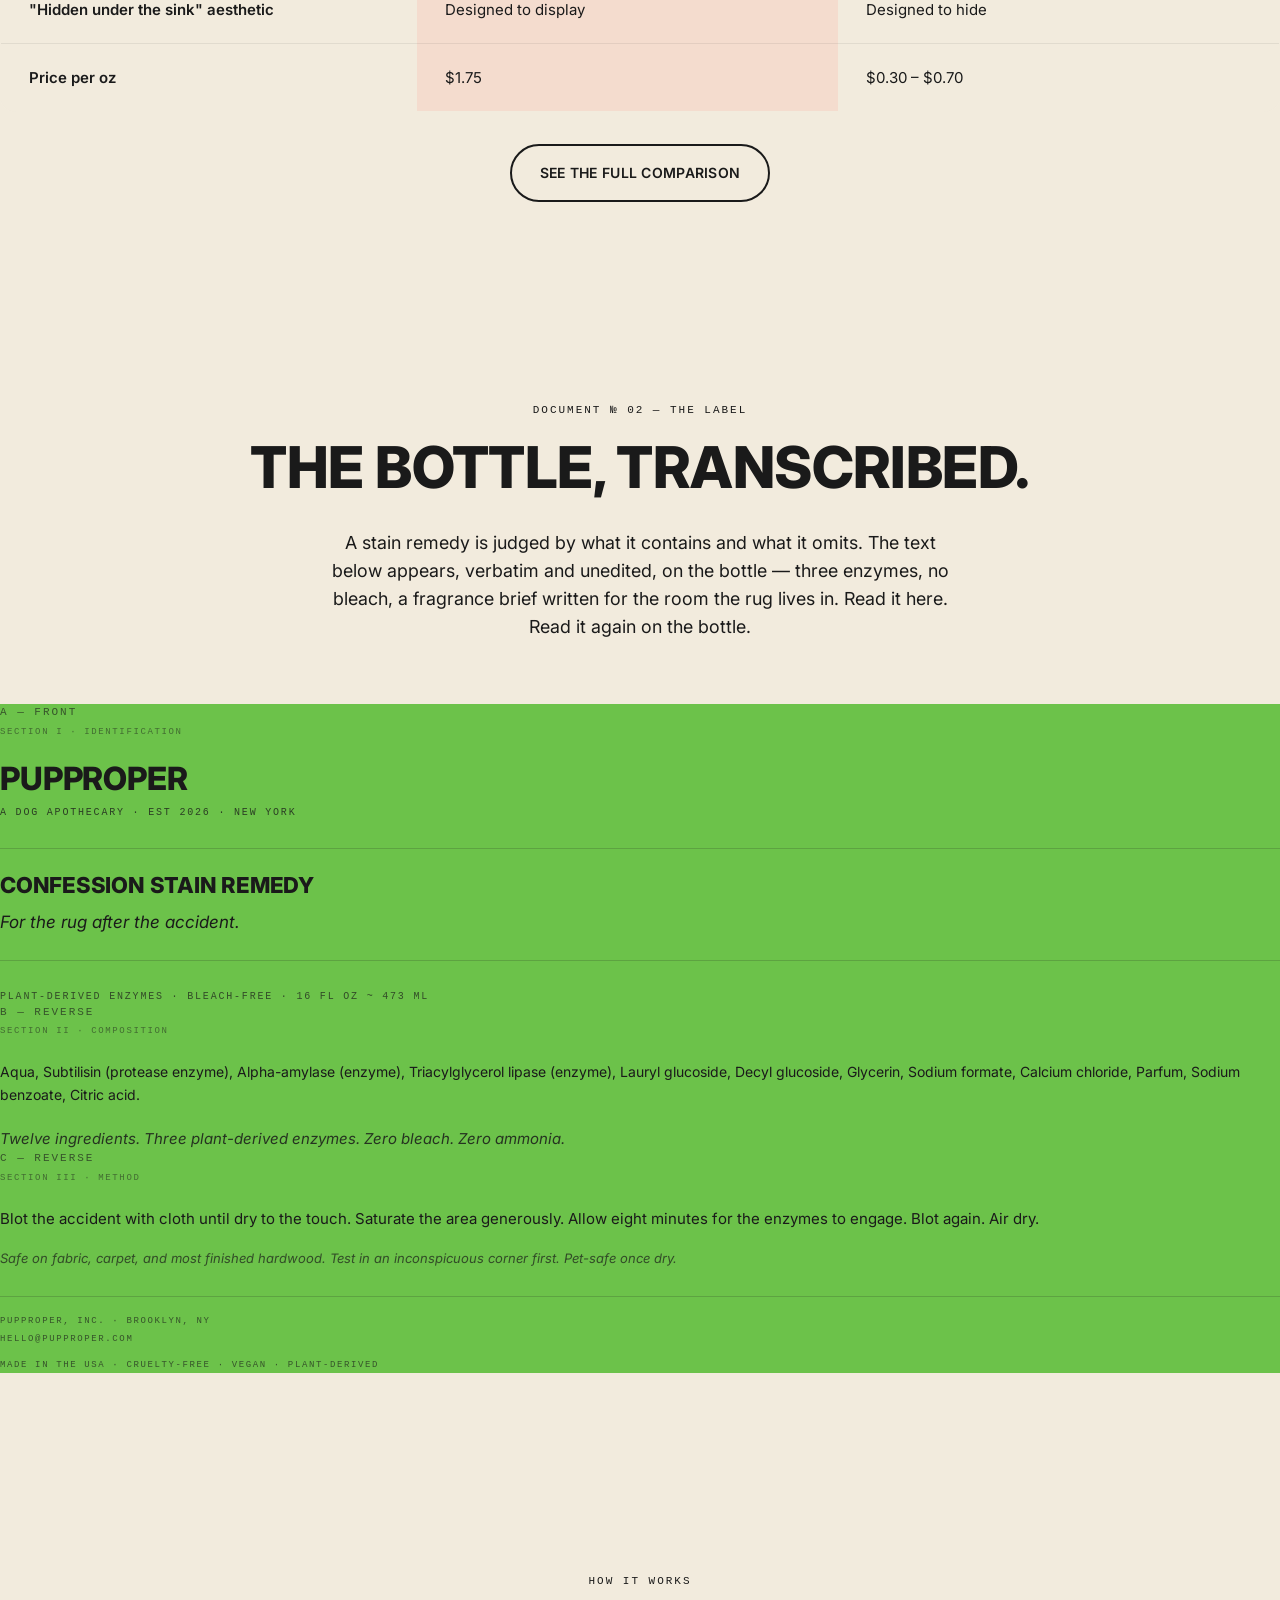
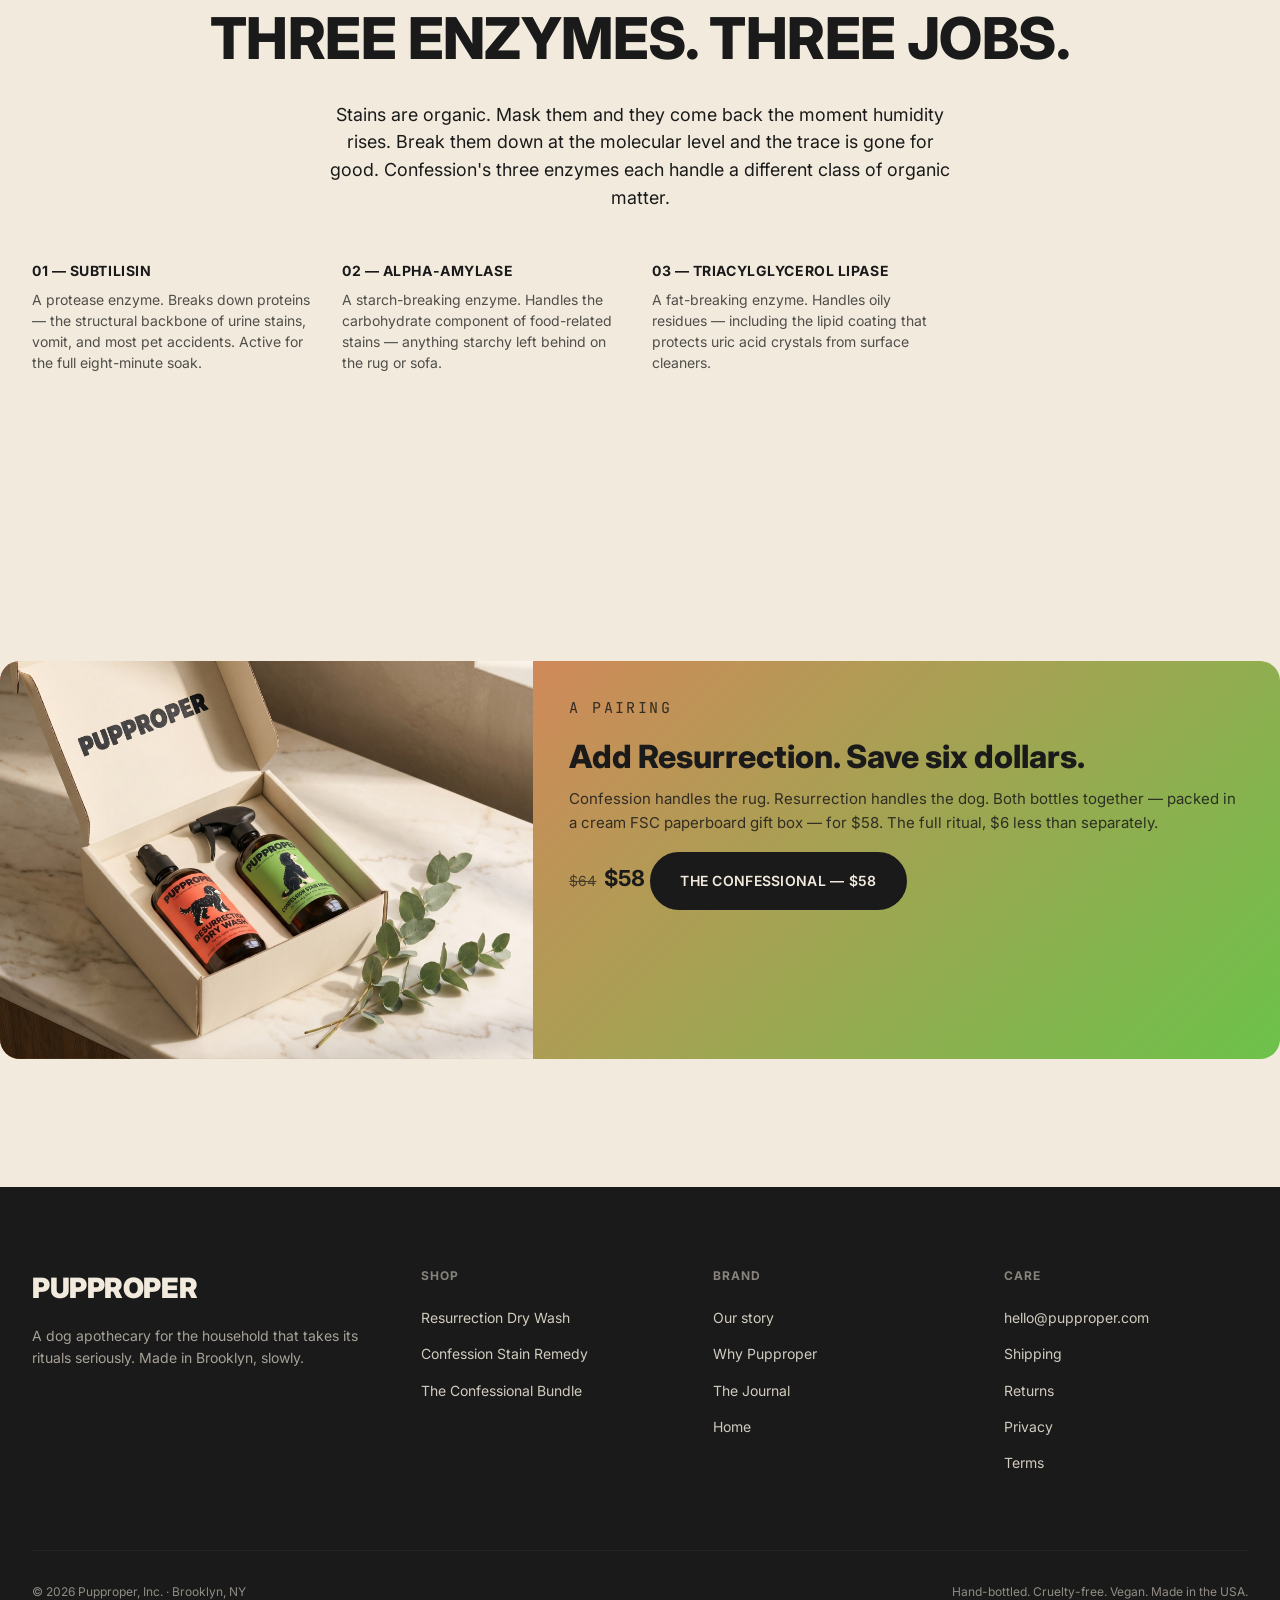
<file: pages/confession.html>
<!DOCTYPE html>
<html lang="en">
<head>
  <meta charset="UTF-8" />
  <meta name="viewport" content="width=device-width, initial-scale=1.0" />
  <title>Confession Stain Remedy — Pupproper | Enzymatic Pet Stain & Odor</title>
  <meta name="description" content="A plant-derived enzymatic spray for the contents of an unfortunate afternoon. Three enzymes. Bleach-free. Cedar, bergamot, cypress. 16 fl oz amber glass. $28." />
  <meta name="keywords" content="pet stain remover, enzymatic stain remover, dog urine remover, bleach-free pet cleaner, premium pet odor spray, Pupproper" />
  <link rel="canonical" href="https://pupproper.com/pages/confession" />

  <!-- Open Graph -->
  <meta property="og:type" content="product" />
  <meta property="og:url" content="https://pupproper.com/pages/confession" />
  <meta property="og:title" content="Confession Stain Remedy — Pupproper" />
  <meta property="og:description" content="A plant-derived enzymatic spray for the contents of an unfortunate afternoon. 16 fl oz amber glass. $28." />
  <meta property="og:image" content="https://pupproper.com/images/product/product-v4-confession-sage-modern.png" />
  <meta property="og:image:width" content="1200" />
  <meta property="og:image:height" content="1200" />
  <meta property="og:site_name" content="Pupproper" />
  <meta property="product:price:amount" content="28.00" />
  <meta property="product:price:currency" content="USD" />

  <!-- Twitter -->
  <meta name="twitter:card" content="summary_large_image" />
  <meta name="twitter:title" content="Confession Stain Remedy — Pupproper" />
  <meta name="twitter:description" content="For the rug after the accident. Three enzymes. Bleach-free." />
  <meta name="twitter:image" content="https://pupproper.com/images/product/product-v4-confession-sage-modern.png" />

  <link rel="preconnect" href="https://fonts.googleapis.com" />
  <link rel="preconnect" href="https://fonts.gstatic.com" crossorigin />
  <link href="https://fonts.googleapis.com/css2?family=Inter:wght@400;500;600;700;800;900&family=Outfit:wght@400;500;600;700;800;900&family=JetBrains+Mono:wght@500;600&display=swap" rel="stylesheet" />
  <link rel="stylesheet" href="../assets/css/main.css" />
  <link rel="stylesheet" href="../assets/css/mobile-pass.css" />

  <!-- JSON-LD: Product schema -->
  <script type="application/ld+json">
  {
    "@context": "https://schema.org/",
    "@type": "Product",
    "name": "Confession Stain Remedy",
    "image": [
      "https://pupproper.com/images/product/product-v4-confession-sage-modern.png",
      "https://pupproper.com/images/product/product-v5-confession-in-hand-mist.png",
      "https://pupproper.com/images/product/product-v6-confession-back-label.png"
    ],
    "description": "A plant-derived enzymatic spray for the contents of an unfortunate afternoon. Three enzymes — subtilisin protease, alpha-amylase, lipase — break down organic stains at the molecular level. Bleach-free. Cedar, bergamot, cypress fragrance. 16 fl oz amber glass.",
    "sku": "PP-CON-001",
    "mpn": "PP-CON-001",
    "brand": { "@type": "Brand", "name": "Pupproper" },
    "category": "Pet Care > Stain & Odor Remover",
    "additionalProperty": [
      { "@type": "PropertyValue", "name": "Volume", "value": "16 fl oz / 473 mL" },
      { "@type": "PropertyValue", "name": "Active ingredients", "value": "3 plant-derived enzymes" },
      { "@type": "PropertyValue", "name": "Bleach-free", "value": "Yes" },
      { "@type": "PropertyValue", "name": "Pet-safe", "value": "Once dry" }
    ],
    "offers": {
      "@type": "Offer",
      "url": "https://pupproper.com/pages/confession",
      "priceCurrency": "USD",
      "price": "28.00",
      "availability": "https://schema.org/InStock",
      "itemCondition": "https://schema.org/NewCondition",
      "seller": { "@type": "Organization", "name": "Pupproper, Inc." }
    }
  }
  </script>

  <!-- JSON-LD: Breadcrumb -->
  <script type="application/ld+json">
  {
    "@context": "https://schema.org",
    "@type": "BreadcrumbList",
    "itemListElement": [
      { "@type": "ListItem", "position": 1, "name": "Pupproper", "item": "https://pupproper.com/" },
      { "@type": "ListItem", "position": 2, "name": "Confession Stain Remedy", "item": "https://pupproper.com/pages/confession" }
    ]
  }
  </script>
</head>
<body data-pdp="confession">

  <header class="site-header">
    <div class="container site-header__inner">
      <a href="../index.html" class="site-header__logo">PUPPROPER</a>
        <button class="nav-toggle" aria-label="Open menu" aria-expanded="false" aria-controls="nav-drawer"><span class="nav-toggle__bar"></span><span class="nav-toggle__bar"></span><span class="nav-toggle__bar"></span></button>
      <nav class="site-nav">
        <a href="resurrection.html">Resurrection</a>
        <a href="confession.html">Confession</a>
        <a href="the-confessional.html">The Bundle</a>
        <a href="comparison.html">Compare</a>
        <a href="journal.html">Journal</a>
        <a href="about.html">About</a>
        <a href="#" class="site-nav__cart">Cart · 0</a>
      </nav>
    </div>
  </header>

  <main class="container">

    <section class="pdp">
      <div class="pdp__gallery">
        <img src="../../images/product/product-v4-confession-sage-modern.png" alt="Confession Stain Remedy bottle — front" loading="eager" />
        <video class="pdp__video"
               autoplay muted loop playsinline preload="metadata"
               poster="../images/_approved/video/_web/web-v8-clip-3-confession-spray-rug-16x9-5s-poster.jpg"
               aria-label="Confession being sprayed on a vintage Persian rug with a Labradoodle watching">
          <source src="../images/_approved/video/_web/web-v8-clip-3-confession-spray-rug-16x9-5s.mp4" type="video/mp4">
          <img src="../../images/creative/creative-v8-confession-action-web.png" alt="Confession action on Persian rug" />
        </video>
        <img src="../../images/product/product-v5-confession-in-hand-mist.png" alt="Confession in hand spraying" loading="lazy" />
        <img src="../../images/product/product-v5-confession-detail-closeup.png" alt="Confession label detail close-up" loading="lazy" />
        <img src="../../images/product/product-v6-confession-back-label.png" alt="Confession back label — full ingredient list" loading="lazy" />
      </div>

      <aside class="pdp__info">
        <p class="mono pdp__breadcrumb">SKU 02 · SAGE · A DOG APOTHECARY</p>
        <h1 class="display pdp__name">Confession Stain Remedy</h1>
        <p class="pdp__sub">A plant-derived enzymatic spray for the contents of an unfortunate afternoon.</p>

        <div class="pdp__price-row">
          <span class="pdp__price">$28</span>
          <span class="pdp__size">16 fl oz · 473 mL</span>
        </div>

        <div class="pdp__purchase">
          <button class="btn btn--lg btn--block" data-buy="confession">Add to bag — $28</button>
          <button class="btn btn--outline btn--block" data-buy="confession">Subscribe & save 15% — every 90 days</button>
        </div>

        <div class="pdp__detail">
          <p class="pdp__detail-title">The ritual</p>
          <p class="pdp__detail-body">Confession resolves the trace. The formula is enzymatic — a blend of plant-derived proteases that break down organic accidents at the molecular level rather than masking them. Urine. Vomit. The after-effects of an unfamiliar treat. The fragrance leans cleaner — bergamot at the top, cedar at the base, cypress through the middle.</p>
        </div>

        <div class="pdp__detail">
          <p class="pdp__detail-title">Why it solves the humidity problem</p>
          <p class="pdp__detail-body">The single most common complaint about stain removers is the "smell comes back when wet" phenomenon. It happens because most formulations only neutralize odor compounds on the surface — uric acid crystals stay embedded and reactivate the moment humidity rises. Confession uses a higher enzyme load (subtilisin protease + lipase) that breaks the crystal structure itself. The trace is gone, not masked. It does not come back at the next rainstorm.</p>
        </div>

        <div class="pdp__detail">
          <p class="pdp__detail-title">What's inside</p>
          <ul class="pdp__list">
            <li><strong>Plant-derived enzymatic complex</strong> — subtilisin protease, alpha-amylase, lipase. Breaks proteins, starches, fats. Active until dry.</li>
            <li><strong>Lauryl + decyl glucoside</strong> — gentle cleansing surfactants from coconut.</li>
            <li><strong>Stabilizer system</strong> — calcium chloride + glycerin holds enzyme activity through the bottle's 18-month shelf life.</li>
            <li><strong>Bespoke fragrance</strong> — cypress, bergamot, cedar. Reads cleaner than Resurrection; built as a complement.</li>
          </ul>
        </div>

        <div class="pdp__detail">
          <p class="pdp__detail-title">Full ingredient list (as printed on the bottle)</p>
          <p class="pdp__ingredients">Aqua, Subtilisin (protease enzyme), Alpha-amylase (enzyme), Triacylglycerol lipase (enzyme), Lauryl glucoside, Decyl glucoside, Glycerin, Sodium formate, Calcium chloride, Parfum, Sodium benzoate, Citric acid.</p>
          <p class="mono" style="opacity: 0.55; margin-top: 8px;">12 ingredients. Three enzymes. Zero bleach.</p>
        </div>

        <div class="pdp__detail">
          <p class="pdp__detail-title">How to use</p>
          <ol class="pdp__list" style="list-style: decimal;">
            <li>Blot accident with cloth until dry to the touch.</li>
            <li>Saturate area generously with Confession.</li>
            <li>Allow eight minutes for the enzymes to engage.</li>
            <li>Blot again. Air dry.</li>
          </ol>
          <p class="pdp__detail-body" style="margin-top: 12px;">Safe across fabric, carpet, and most finished hardwood. Test in an inconspicuous corner first.</p>
        </div>

        <div class="pdp__detail">
          <p class="pdp__detail-title">Pet safety</p>
          <p class="pdp__detail-body">Plant-derived enzymes only. Free of bleach, ammonia, phenols, and the essential oils dogs should not encounter. Pet-safe once dry. For surface use only.</p>
        </div>
      </aside>
    </section>

  </main>

  <!-- WHY IT EXISTS -->
  <section class="section bg-sage">
    <div class="container text-center">
      <p class="mono section__eyebrow">Why it exists</p>
      <h2 class="display section__title">A bottle worth leaving on the side table.</h2>
      <p class="section__lede mt-md">Pet stain removers have been industrial, ugly, and slightly toxic-smelling for as long as anyone can remember. Confession is the version you'd actually keep visible — beside the rug, beside the candle, in plain view.</p>
    </div>
  </section>

  <!-- COMPARISON ROW -->
  <section class="section container">
    <div class="text-center">
      <p class="mono section__eyebrow">Why it's different</p>
      <h2 class="display section__title">For the rug. For the room. For the dog.</h2>
    </div>
    <table class="compare">
      <thead>
        <tr>
          <th></th>
          <th class="compare__highlight">Confession</th>
          <th>Mass-market pet stain remover</th>
        </tr>
      </thead>
      <tbody>
        <tr><td>Plant-derived enzymes</td><td class="compare__highlight yes">Yes</td><td class="no">Mostly synthetic</td></tr>
        <tr><td>Perfumer-developed scent</td><td class="compare__highlight yes">Yes — cedar, bergamot, cypress</td><td class="no">Generic citrus</td></tr>
        <tr><td>Amber glass bottle</td><td class="compare__highlight yes">Yes</td><td class="no">Industrial plastic</td></tr>
        <tr><td>Active until dry (not just masking)</td><td class="compare__highlight yes">Yes</td><td class="no">Often surface-level</td></tr>
        <tr><td>"Hidden under the sink" aesthetic</td><td class="compare__highlight">Designed to display</td><td>Designed to hide</td></tr>
        <tr><td>Price per oz</td><td class="compare__highlight">$1.75</td><td>$0.30 – $0.70</td></tr>
      </tbody>
    </table>
    <div class="text-center mt-md">
      <a href="comparison.html" class="btn btn--outline">See the full comparison</a>
    </div>
  </section>

  <!-- THE DOCUMENT — bottle/site parity, premium editorial (v4 Bauhaus document framing) -->
  <section class="section container">
    <div class="text-center">
      <p class="mono section__eyebrow">Document № 02 — The label</p>
      <h2 class="display section__title">The bottle, transcribed.</h2>
      <p class="section__lede mt-md" style="margin-left: auto; margin-right: auto;">A stain remedy is judged by what it contains and what it omits. The text below appears, verbatim and unedited, on the bottle — three enzymes, no bleach, a fragrance brief written for the room the rug lives in. Read it here. Read it again on the bottle.</p>
    </div>

    <div class="card-grid" style="margin-top: 64px;">
      <div class="card" style="background: var(--sage); color: var(--ink);">
        <p class="mono" style="opacity: 0.65; margin-bottom: 4px;">A — FRONT</p>
        <p class="mono" style="font-size: 9px; letter-spacing: 0.18em; opacity: 0.5; margin-bottom: 22px;">SECTION I · IDENTIFICATION</p>
        <h3 class="headline" style="font-size: 32px; letter-spacing: -0.005em; margin-bottom: 8px;">PUPPROPER</h3>
        <p class="mono" style="font-size: 10px; letter-spacing: 0.18em; opacity: 0.78;">A DOG APOTHECARY · EST 2026 · NEW YORK</p>
        <div style="margin: 28px 0; padding: 24px 0; border-top: 1px solid rgba(26,26,26,0.18); border-bottom: 1px solid rgba(26,26,26,0.18);">
          <h4 class="headline" style="font-size: 22px; line-height: 1.1; margin-bottom: 12px;">CONFESSION STAIN REMEDY</h4>
          <p style="font-style: italic; font-size: 17px; margin: 0;">For the rug after the accident.</p>
        </div>
        <p class="mono" style="font-size: 10px; letter-spacing: 0.18em; opacity: 0.7;">PLANT-DERIVED ENZYMES · BLEACH-FREE · 16 FL OZ ~ 473 ML</p>
      </div>

      <div class="card" style="background: var(--sage); color: var(--ink);">
        <p class="mono" style="opacity: 0.65; margin-bottom: 4px;">B — REVERSE</p>
        <p class="mono" style="font-size: 9px; letter-spacing: 0.18em; opacity: 0.5; margin-bottom: 22px;">SECTION II · COMPOSITION</p>
        <p style="font-size: 14px; line-height: 1.6;">Aqua, Subtilisin (protease enzyme), Alpha-amylase (enzyme), Triacylglycerol lipase (enzyme), Lauryl glucoside, Decyl glucoside, Glycerin, Sodium formate, Calcium chloride, Parfum, Sodium benzoate, Citric acid.</p>
        <p style="font-style: italic; margin-top: 22px; opacity: 0.85; font-size: 15px; line-height: 1.5;">Twelve ingredients. Three plant-derived enzymes. Zero bleach. Zero ammonia.</p>
      </div>

      <div class="card" style="background: var(--sage); color: var(--ink);">
        <p class="mono" style="opacity: 0.65; margin-bottom: 4px;">C — REVERSE</p>
        <p class="mono" style="font-size: 9px; letter-spacing: 0.18em; opacity: 0.5; margin-bottom: 22px;">SECTION III · METHOD</p>
        <p style="font-size: 15px; line-height: 1.55; margin-bottom: 18px;">Blot the accident with cloth until dry to the touch. Saturate the area generously. Allow eight minutes for the enzymes to engage. Blot again. Air dry.</p>
        <p style="font-style: italic; font-size: 13px; opacity: 0.7; line-height: 1.5;">Safe on fabric, carpet, and most finished hardwood. Test in an inconspicuous corner first. Pet-safe once dry.</p>
        <div style="margin-top: 28px; padding-top: 18px; border-top: 1px solid rgba(26,26,26,0.18);">
          <p class="mono" style="font-size: 9px; letter-spacing: 0.18em; opacity: 0.65;">PUPPROPER, INC. · BROOKLYN, NY</p>
          <p class="mono" style="font-size: 9px; letter-spacing: 0.18em; opacity: 0.65; margin-top: 4px;">HELLO@PUPPROPER.COM</p>
          <p class="mono" style="font-size: 9px; letter-spacing: 0.18em; opacity: 0.65; margin-top: 12px;">MADE IN THE USA · CRUELTY-FREE · VEGAN · PLANT-DERIVED</p>
        </div>
      </div>
    </div>
  </section>

  <!-- THE THREE ENZYMES — mechanism block -->
  <section class="section bg-cream">
    <div class="container">
      <div class="text-center">
        <p class="mono section__eyebrow">How it works</p>
        <h2 class="display section__title">Three enzymes. Three jobs.</h2>
        <p class="section__lede mt-md" style="margin-left: auto; margin-right: auto;">Stains are organic. Mask them and they come back the moment humidity rises. Break them down at the molecular level and the trace is gone for good. Confession's three enzymes each handle a different class of organic matter.</p>
      </div>
      <div class="values" style="border-top: none; border-bottom: none; padding-top: 48px;">
        <div class="value">
          <h3 class="value__title">01 — Subtilisin</h3>
          <p class="value__copy">A protease enzyme. Breaks down proteins — the structural backbone of urine stains, vomit, and most pet accidents. Active for the full eight-minute soak.</p>
        </div>
        <div class="value">
          <h3 class="value__title">02 — Alpha-amylase</h3>
          <p class="value__copy">A starch-breaking enzyme. Handles the carbohydrate component of food-related stains — anything starchy left behind on the rug or sofa.</p>
        </div>
        <div class="value">
          <h3 class="value__title">03 — Triacylglycerol lipase</h3>
          <p class="value__copy">A fat-breaking enzyme. Handles oily residues — including the lipid coating that protects uric acid crystals from surface cleaners.</p>
        </div>
      </div>
    </div>
  </section>

  <!-- BUNDLE PROMO -->
  <section class="section container">
    <div class="bundle-promo">
      <div class="bundle-promo__image">
        <img src="../../images/product/product-v8-bundle-marble-web.png" alt="The Confessional bundle — Resurrection + Confession" />
      </div>
      <div class="bundle-promo__copy">
        <p class="bundle-promo__eyebrow">A pairing</p>
        <h3 class="bundle-promo__title">Add Resurrection. Save six dollars.</h3>
        <p>Confession handles the rug. Resurrection handles the dog. Both bottles together — packed in a cream FSC paperboard gift box — for $58. The full ritual, $6 less than separately.</p>
        <div class="bundle-promo__price">
          <span class="save">$64</span>
          <span class="now">$58</span>
        </div>
        <a href="the-confessional.html" class="btn" data-buy="bundle">The Confessional — $58</a>
      </div>
    </div>
  </section>

  <!-- FOOTER -->
  <footer class="site-footer">
    <div class="container">
      <div class="site-footer__grid">
        <div class="site-footer__brand">
          <div class="site-footer__logo">PUPPROPER</div>
          <p class="site-footer__lede">A dog apothecary for the household that takes its rituals seriously. Made in Brooklyn, slowly.</p>
        </div>
        <div class="site-footer__col">
          <p class="site-footer__col-title">Shop</p>
          <ul>
            <li><a href="resurrection.html">Resurrection Dry Wash</a></li>
            <li><a href="confession.html">Confession Stain Remedy</a></li>
            <li><a href="the-confessional.html">The Confessional Bundle</a></li>
          </ul>
        </div>
        <div class="site-footer__col">
          <p class="site-footer__col-title">Brand</p>
          <ul>
            <li><a href="about.html">Our story</a></li>
            <li><a href="comparison.html">Why Pupproper</a></li>
            <li><a href="journal.html">The Journal</a></li>
            <li><a href="../index.html">Home</a></li>
          </ul>
        </div>
        <div class="site-footer__col">
          <p class="site-footer__col-title">Care</p>
          <ul>
            <li><a href="mailto:hello@pupproper.com">hello@pupproper.com</a></li>
            <li><a href="#">Shipping</a></li>
            <li><a href="#">Returns</a></li>
            <li><a href="privacy.html">Privacy</a></li>
            <li><a href="terms.html">Terms</a></li>
          </ul>
        </div>
      </div>
      <div class="site-footer__bottom">
        <div>&copy; 2026 Pupproper, Inc. · Brooklyn, NY</div>
        <div>Hand-bottled. Cruelty-free. Vegan. Made in the USA.</div>
      </div>
    </div>
  </footer>

  <!-- Pupproper site config + tracking + checkout -->
  <script src="/assets/js/config.js"></script>
  <script src="/assets/js/tracking.js"></script>
  <script src="/assets/js/checkout.js"></script>

  <!-- Meta Pixel -->
  <script>
  !function(f,b,e,v,n,t,s){if(f.fbq)return;n=f.fbq=function(){n.callMethod?n.callMethod.apply(n,arguments):n.queue.push(arguments)};if(!f._fbq)f._fbq=n;n.push=n;n.loaded=!0;n.version="2.0";n.queue=[];t=b.createElement(e);t.async=!0;t.src=v;s=b.getElementsByTagName(e)[0];s.parentNode.insertBefore(t,s)}(window,document,"script","https://connect.facebook.net/en_US/fbevents.js");
  if(window.PUPPROPER_CONFIG&&window.PUPPROPER_CONFIG.META_PIXEL_ID&&window.PUPPROPER_CONFIG.META_PIXEL_ID.indexOf("REPLACE_ME")!==0){fbq("init",window.PUPPROPER_CONFIG.META_PIXEL_ID);fbq("track","PageView");}
  </script>

  <!-- GA4 -->
  <script>
  (function(){var cfg=window.PUPPROPER_CONFIG||{};if(cfg.GA4_MEASUREMENT_ID&&cfg.GA4_MEASUREMENT_ID.indexOf("REPLACE_ME")!==0){var s=document.createElement('script');s.async=!0;s.src='https://www.googletagmanager.com/gtag/js?id='+cfg.GA4_MEASUREMENT_ID;document.head.appendChild(s);window.dataLayer=window.dataLayer||[];window.gtag=function(){dataLayer.push(arguments)};gtag('js',new Date());gtag('config',cfg.GA4_MEASUREMENT_ID,{send_page_view:!0});}})();
  </script>

  <!-- Plausible -->
  <script>
  (function(){var cfg=window.PUPPROPER_CONFIG||{};if(cfg.PLAUSIBLE_DOMAIN&&cfg.PLAUSIBLE_DOMAIN.indexOf("REPLACE_ME")!==0){var s=document.createElement('script');s.defer=!0;s.setAttribute('data-domain',cfg.PLAUSIBLE_DOMAIN);s.src='https://plausible.io/js/script.js';document.head.appendChild(s);}})();
  </script>
</body>
</html>
</file>
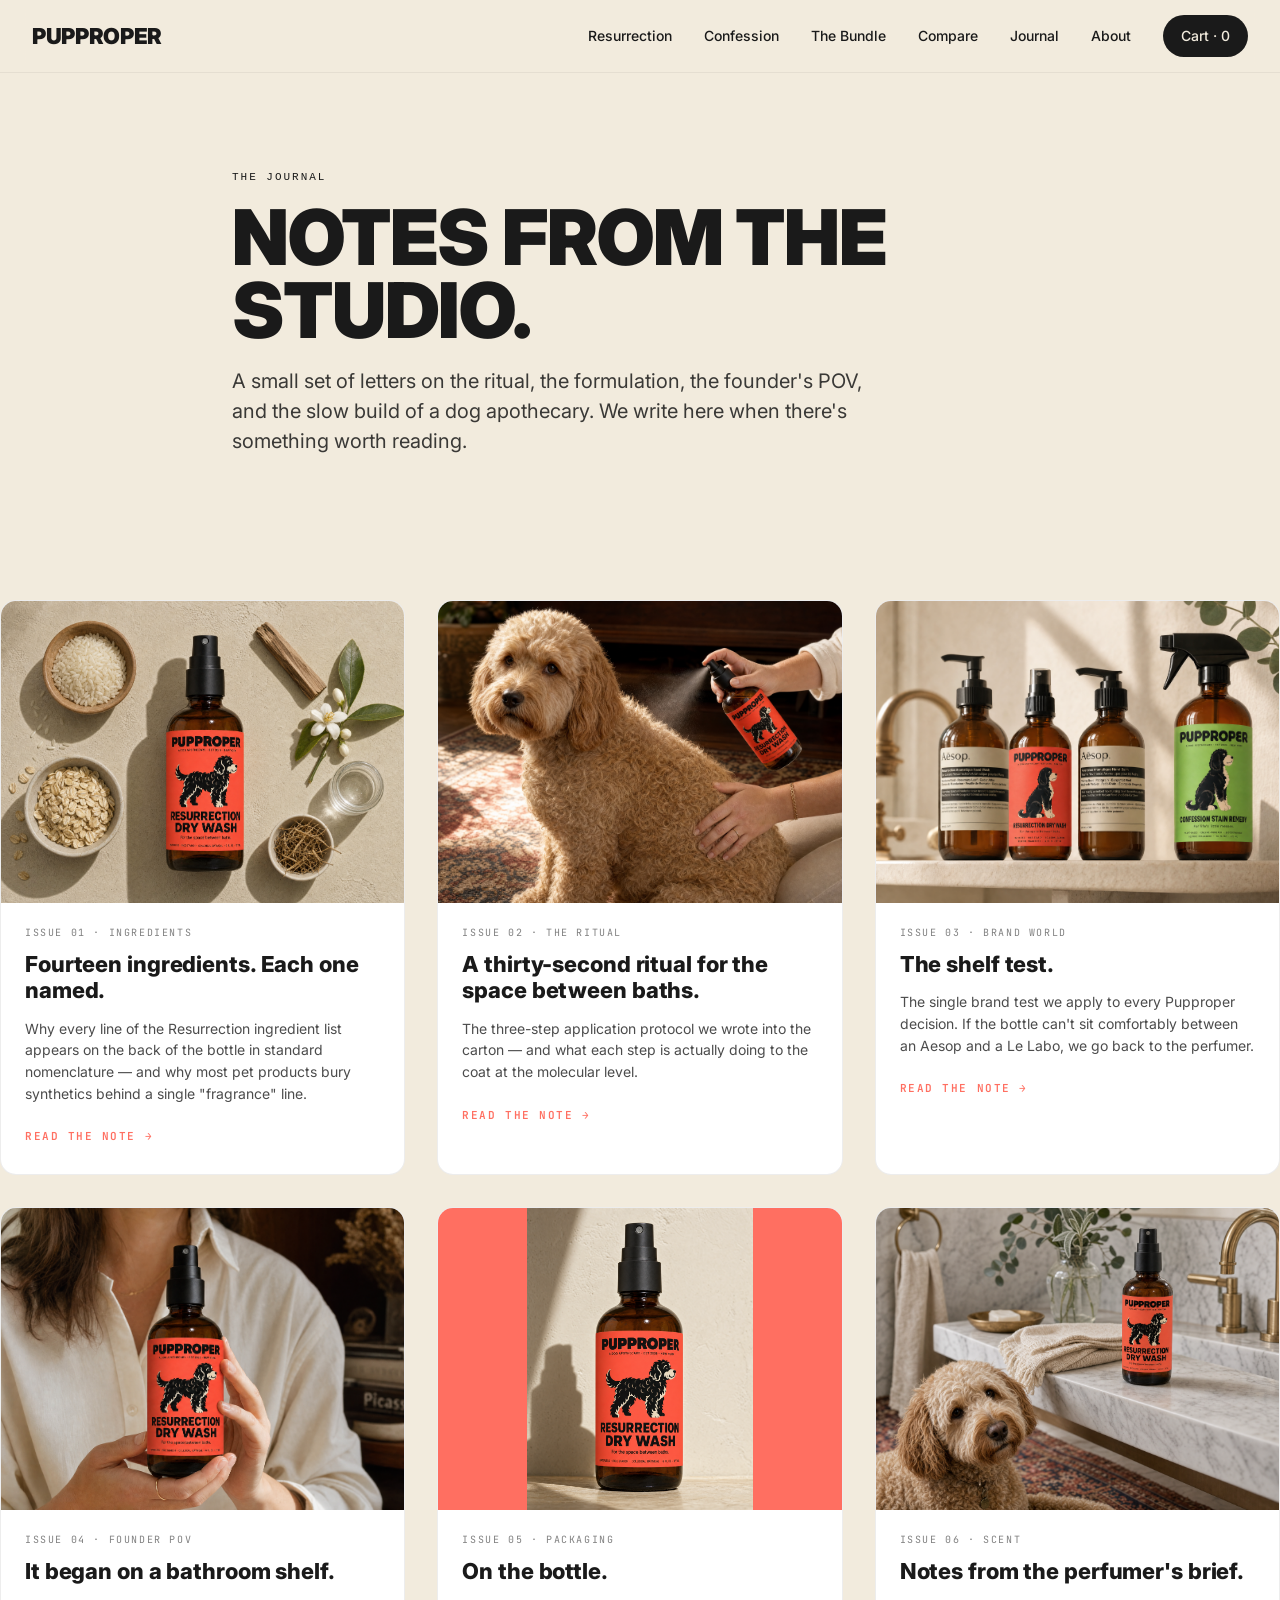
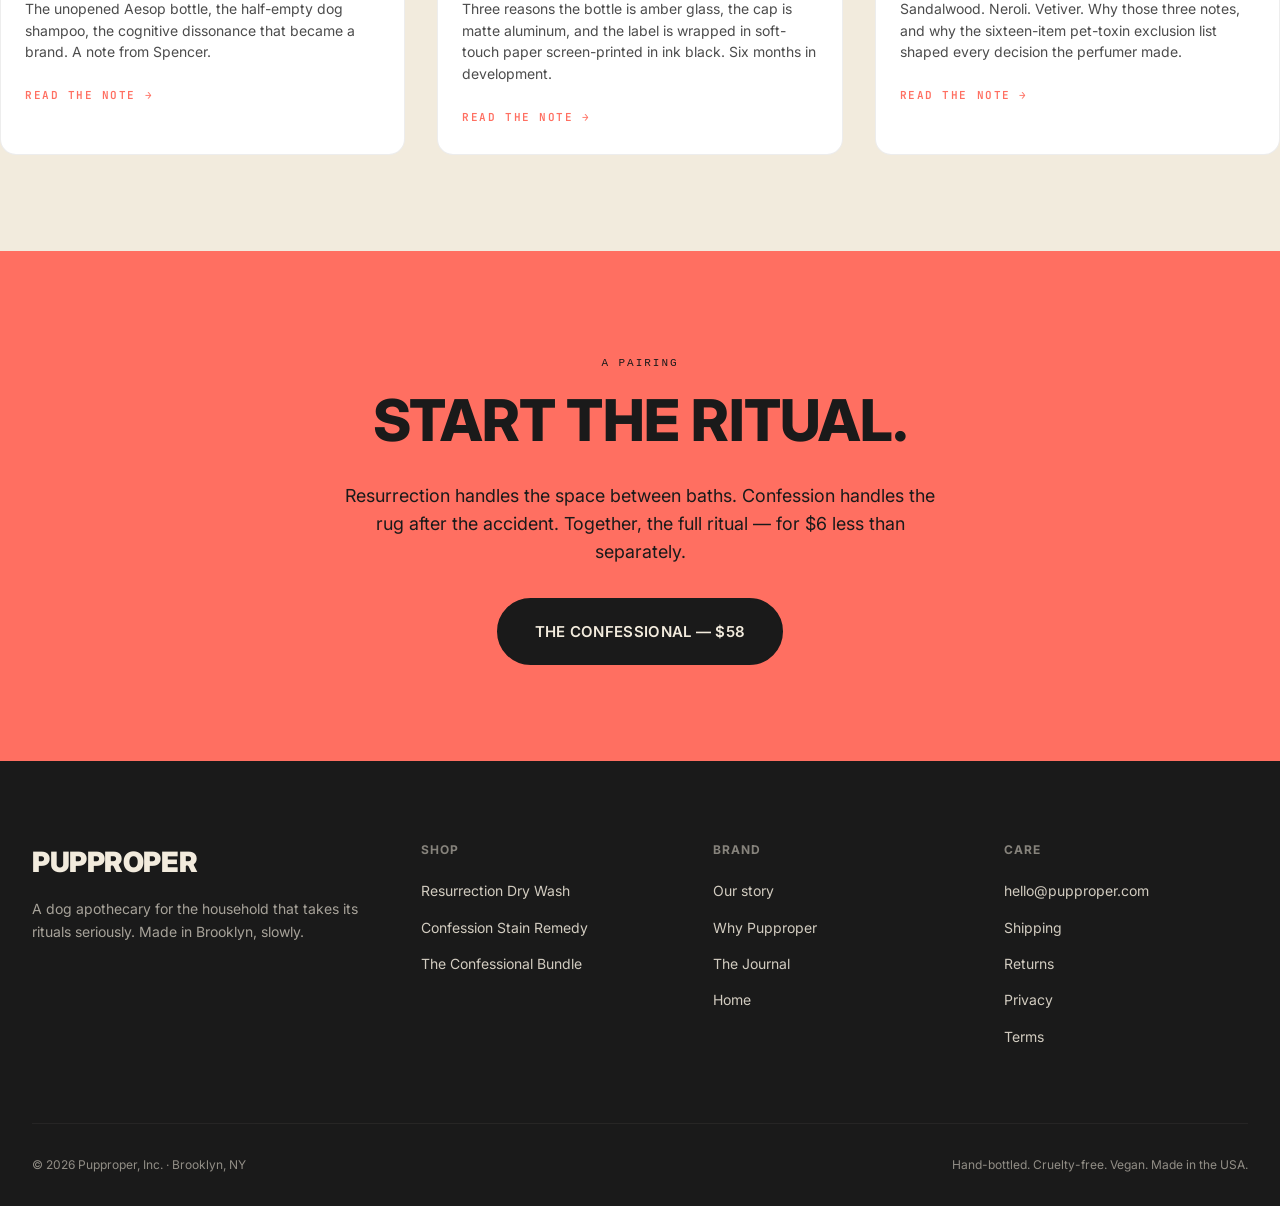
<file: pages/journal.html>
<!DOCTYPE html>
<html lang="en">
<head>
  <meta charset="UTF-8" />
  <meta name="viewport" content="width=device-width, initial-scale=1.0" />
  <title>The Journal — Pupproper</title>
  <meta name="description" content="Notes from the studio. Letters on the ritual, the formulation, the founder's POV, and the slow build of a dog apothecary." />
  <link rel="preconnect" href="https://fonts.googleapis.com" />
  <link rel="preconnect" href="https://fonts.gstatic.com" crossorigin />
  <link rel="canonical" href="https://pupproper.com/pages/journal" />
  <meta property="og:type" content="website" />
  <meta property="og:url" content="https://pupproper.com/pages/journal" />
  <meta property="og:title" content="The Journal — Pupproper" />
  <meta property="og:description" content="Notes from the studio. Letters on the ritual, the formulation, the founder's POV." />
  <meta property="og:image" content="https://pupproper.com/images/creative/creative-v4-ingredient-flatlay.png" />
  <meta name="twitter:card" content="summary_large_image" />
  <link href="https://fonts.googleapis.com/css2?family=Inter:wght@400;500;600;700;800;900&family=Outfit:wght@400;500;600;700;800;900&family=JetBrains+Mono:wght@500;600&display=swap" rel="stylesheet" />
  <link rel="stylesheet" href="../assets/css/main.css" />
  <link rel="stylesheet" href="../assets/css/mobile-pass.css" />
  <style>
    /* Journal-specific layout */
    .journal-hero { padding: 96px 0 48px; background: var(--cream); }
    .journal-grid { display: grid; grid-template-columns: repeat(3, 1fr); gap: 32px; }
    @media (max-width: 1024px) { .journal-grid { grid-template-columns: repeat(2, 1fr); gap: 24px; } }
    @media (max-width: 640px) { .journal-grid { grid-template-columns: 1fr; gap: 20px; } }
    .post-card {
      background: var(--white);
      border: 1px solid rgba(26,26,26,0.08);
      border-radius: 16px;
      overflow: hidden;
      display: flex;
      flex-direction: column;
      transition: transform .25s ease, box-shadow .25s ease;
    }
    .post-card:hover { transform: translateY(-3px); box-shadow: 0 18px 40px rgba(26,26,26,0.08); }
    .post-card__image { aspect-ratio: 4 / 3; overflow: hidden; }
    .post-card__image img { width: 100%; height: 100%; object-fit: cover; transition: transform .4s ease; }
    .post-card:hover .post-card__image img { transform: scale(1.03); }
    .post-card__body { padding: 22px 24px 28px; display: flex; flex-direction: column; gap: 10px; }
    .post-card__meta { font-family: 'Söhne Mono','JetBrains Mono',monospace; font-size: 10px; letter-spacing: 0.16em; text-transform: uppercase; opacity: 0.55; }
    .post-card__title { font-family: 'Söhne Breit','Inter',sans-serif; font-weight: 800; font-size: 22px; line-height: 1.2; letter-spacing: -0.005em; }
    .post-card__excerpt { font-size: 14px; line-height: 1.55; opacity: 0.78; margin-top: 4px; }
    .post-card__cta { margin-top: auto; padding-top: 14px; font-family: 'Söhne Mono','JetBrains Mono',monospace; font-size: 11px; letter-spacing: 0.14em; text-transform: uppercase; font-weight: 600; color: var(--coral); }
  </style>
</head>
<body>

  <header class="site-header">
    <div class="container site-header__inner">
      <a href="../index.html" class="site-header__logo">PUPPROPER</a>
        <button class="nav-toggle" aria-label="Open menu" aria-expanded="false" aria-controls="nav-drawer"><span class="nav-toggle__bar"></span><span class="nav-toggle__bar"></span><span class="nav-toggle__bar"></span></button>
      <nav class="site-nav">
        <a href="resurrection.html">Resurrection</a>
        <a href="confession.html">Confession</a>
        <a href="the-confessional.html">The Bundle</a>
        <a href="comparison.html">Compare</a>
        <a href="journal.html">Journal</a>
        <a href="about.html">About</a>
        <a href="#" class="site-nav__cart">Cart · 0</a>
      </nav>
    </div>
  </header>

  <section class="journal-hero">
    <div class="container">
      <div class="container-sm">
        <p class="mono mb-sm">The Journal</p>
        <h1 class="wordmark" style="font-size: clamp(44px, 6vw, 80px); margin-bottom: 18px;">Notes from the studio.</h1>
        <p class="body-lg" style="max-width: 640px; opacity: 0.85;">A small set of letters on the ritual, the formulation, the founder's POV, and the slow build of a dog apothecary. We write here when there's something worth reading.</p>
      </div>
    </div>
  </section>

  <section class="section container">
    <div class="journal-grid">

      <article class="post-card">
        <div class="post-card__image">
          <img src="../../images/creative/creative-v4-ingredient-flatlay.png" alt="Ingredient flatlay" loading="lazy" />
        </div>
        <div class="post-card__body">
          <p class="post-card__meta">Issue 01 · Ingredients</p>
          <h2 class="post-card__title">Fourteen ingredients. Each one named.</h2>
          <p class="post-card__excerpt">Why every line of the Resurrection ingredient list appears on the back of the bottle in standard nomenclature — and why most pet products bury synthetics behind a single "fragrance" line.</p>
          <span class="post-card__cta">Read the note →</span>
        </div>
      </article>

      <article class="post-card">
        <div class="post-card__image">
          <img src="../../images/creative/creative-v4-ritual-application.png" alt="Ritual application" loading="lazy" />
        </div>
        <div class="post-card__body">
          <p class="post-card__meta">Issue 02 · The Ritual</p>
          <h2 class="post-card__title">A thirty-second ritual for the space between baths.</h2>
          <p class="post-card__excerpt">The three-step application protocol we wrote into the carton — and what each step is actually doing to the coat at the molecular level.</p>
          <span class="post-card__cta">Read the note →</span>
        </div>
      </article>

      <article class="post-card">
        <div class="post-card__image">
          <img src="../../images/creative/creative-v4-shelf-with-aesop.png" alt="The shelf test" loading="lazy" />
        </div>
        <div class="post-card__body">
          <p class="post-card__meta">Issue 03 · Brand World</p>
          <h2 class="post-card__title">The shelf test.</h2>
          <p class="post-card__excerpt">The single brand test we apply to every Pupproper decision. If the bottle can't sit comfortably between an Aesop and a Le Labo, we go back to the perfumer.</p>
          <span class="post-card__cta">Read the note →</span>
        </div>
      </article>

      <article class="post-card">
        <div class="post-card__image">
          <img src="../../images/creative/creative-v4-founder-pov.png" alt="Founder POV" loading="lazy" />
        </div>
        <div class="post-card__body">
          <p class="post-card__meta">Issue 04 · Founder POV</p>
          <h2 class="post-card__title">It began on a bathroom shelf.</h2>
          <p class="post-card__excerpt">The unopened Aesop bottle, the half-empty dog shampoo, the cognitive dissonance that became a brand. A note from Spencer.</p>
          <span class="post-card__cta">Read the note →</span>
        </div>
      </article>

      <article class="post-card">
        <div class="post-card__image">
          <img src="../../images/product/product-v4-modern-coral-bottle.png" alt="On the bottle" loading="lazy" style="object-fit: contain; background: var(--coral);" />
        </div>
        <div class="post-card__body">
          <p class="post-card__meta">Issue 05 · Packaging</p>
          <h2 class="post-card__title">On the bottle.</h2>
          <p class="post-card__excerpt">Three reasons the bottle is amber glass, the cap is matte aluminum, and the label is wrapped in soft-touch paper screen-printed in ink black. Six months in development.</p>
          <span class="post-card__cta">Read the note →</span>
        </div>
      </article>

      <article class="post-card">
        <div class="post-card__image">
          <img src="../../images/creative/creative-v3-lifestyle-bathroom.png" alt="On scent" loading="lazy" />
        </div>
        <div class="post-card__body">
          <p class="post-card__meta">Issue 06 · Scent</p>
          <h2 class="post-card__title">Notes from the perfumer's brief.</h2>
          <p class="post-card__excerpt">Sandalwood. Neroli. Vetiver. Why those three notes, and why the sixteen-item pet-toxin exclusion list shaped every decision the perfumer made.</p>
          <span class="post-card__cta">Read the note →</span>
        </div>
      </article>

    </div>
  </section>

  <!-- BUNDLE CTA -->
  <section class="section bg-coral">
    <div class="container text-center">
      <p class="mono section__eyebrow">A pairing</p>
      <h2 class="display section__title">Start the ritual.</h2>
      <p class="section__lede mt-md" style="margin-left: auto; margin-right: auto;">Resurrection handles the space between baths. Confession handles the rug after the accident. Together, the full ritual — for $6 less than separately.</p>
      <a href="the-confessional.html" class="btn btn--lg mt-md" style="background: var(--ink); color: var(--cream);">The Confessional — $58</a>
    </div>
  </section>

  <!-- FOOTER -->
  <footer class="site-footer">
    <div class="container">
      <div class="site-footer__grid">
        <div class="site-footer__brand">
          <div class="site-footer__logo">PUPPROPER</div>
          <p class="site-footer__lede">A dog apothecary for the household that takes its rituals seriously. Made in Brooklyn, slowly.</p>
        </div>
        <div class="site-footer__col">
          <p class="site-footer__col-title">Shop</p>
          <ul>
            <li><a href="resurrection.html">Resurrection Dry Wash</a></li>
            <li><a href="confession.html">Confession Stain Remedy</a></li>
            <li><a href="the-confessional.html">The Confessional Bundle</a></li>
          </ul>
        </div>
        <div class="site-footer__col">
          <p class="site-footer__col-title">Brand</p>
          <ul>
            <li><a href="about.html">Our story</a></li>
            <li><a href="comparison.html">Why Pupproper</a></li>
            <li><a href="journal.html">The Journal</a></li>
            <li><a href="../index.html">Home</a></li>
          </ul>
        </div>
        <div class="site-footer__col">
          <p class="site-footer__col-title">Care</p>
          <ul>
            <li><a href="mailto:hello@pupproper.com">hello@pupproper.com</a></li>
            <li><a href="#">Shipping</a></li>
            <li><a href="#">Returns</a></li>
            <li><a href="privacy.html">Privacy</a></li>
            <li><a href="terms.html">Terms</a></li>
          </ul>
        </div>
      </div>
      <div class="site-footer__bottom">
        <div>&copy; 2026 Pupproper, Inc. · Brooklyn, NY</div>
        <div>Hand-bottled. Cruelty-free. Vegan. Made in the USA.</div>
      </div>
    </div>
  </footer>

  <script src="/assets/js/config.js"></script>
  <script src="/assets/js/tracking.js"></script>
  <script src="/assets/js/checkout.js"></script>
  <script>
  !function(f,b,e,v,n,t,s){if(f.fbq)return;n=f.fbq=function(){n.callMethod?n.callMethod.apply(n,arguments):n.queue.push(arguments)};if(!f._fbq)f._fbq=n;n.push=n;n.loaded=!0;n.version="2.0";n.queue=[];t=b.createElement(e);t.async=!0;t.src=v;s=b.getElementsByTagName(e)[0];s.parentNode.insertBefore(t,s)}(window,document,"script","https://connect.facebook.net/en_US/fbevents.js");
  if(window.PUPPROPER_CONFIG&&window.PUPPROPER_CONFIG.META_PIXEL_ID&&window.PUPPROPER_CONFIG.META_PIXEL_ID.indexOf("REPLACE_ME")!==0){fbq("init",window.PUPPROPER_CONFIG.META_PIXEL_ID);fbq("track","PageView");}
  </script>
  <script>(function(){var cfg=window.PUPPROPER_CONFIG||{};if(cfg.GA4_MEASUREMENT_ID&&cfg.GA4_MEASUREMENT_ID.indexOf("REPLACE_ME")!==0){var s=document.createElement('script');s.async=!0;s.src='https://www.googletagmanager.com/gtag/js?id='+cfg.GA4_MEASUREMENT_ID;document.head.appendChild(s);window.dataLayer=window.dataLayer||[];window.gtag=function(){dataLayer.push(arguments)};gtag('js',new Date());gtag('config',cfg.GA4_MEASUREMENT_ID,{send_page_view:!0});}})();</script>
  <script>(function(){var cfg=window.PUPPROPER_CONFIG||{};if(cfg.PLAUSIBLE_DOMAIN&&cfg.PLAUSIBLE_DOMAIN.indexOf("REPLACE_ME")!==0){var s=document.createElement('script');s.defer=!0;s.setAttribute('data-domain',cfg.PLAUSIBLE_DOMAIN);s.src='https://plausible.io/js/script.js';document.head.appendChild(s);}})();</script>

</body>
</html>
</file>
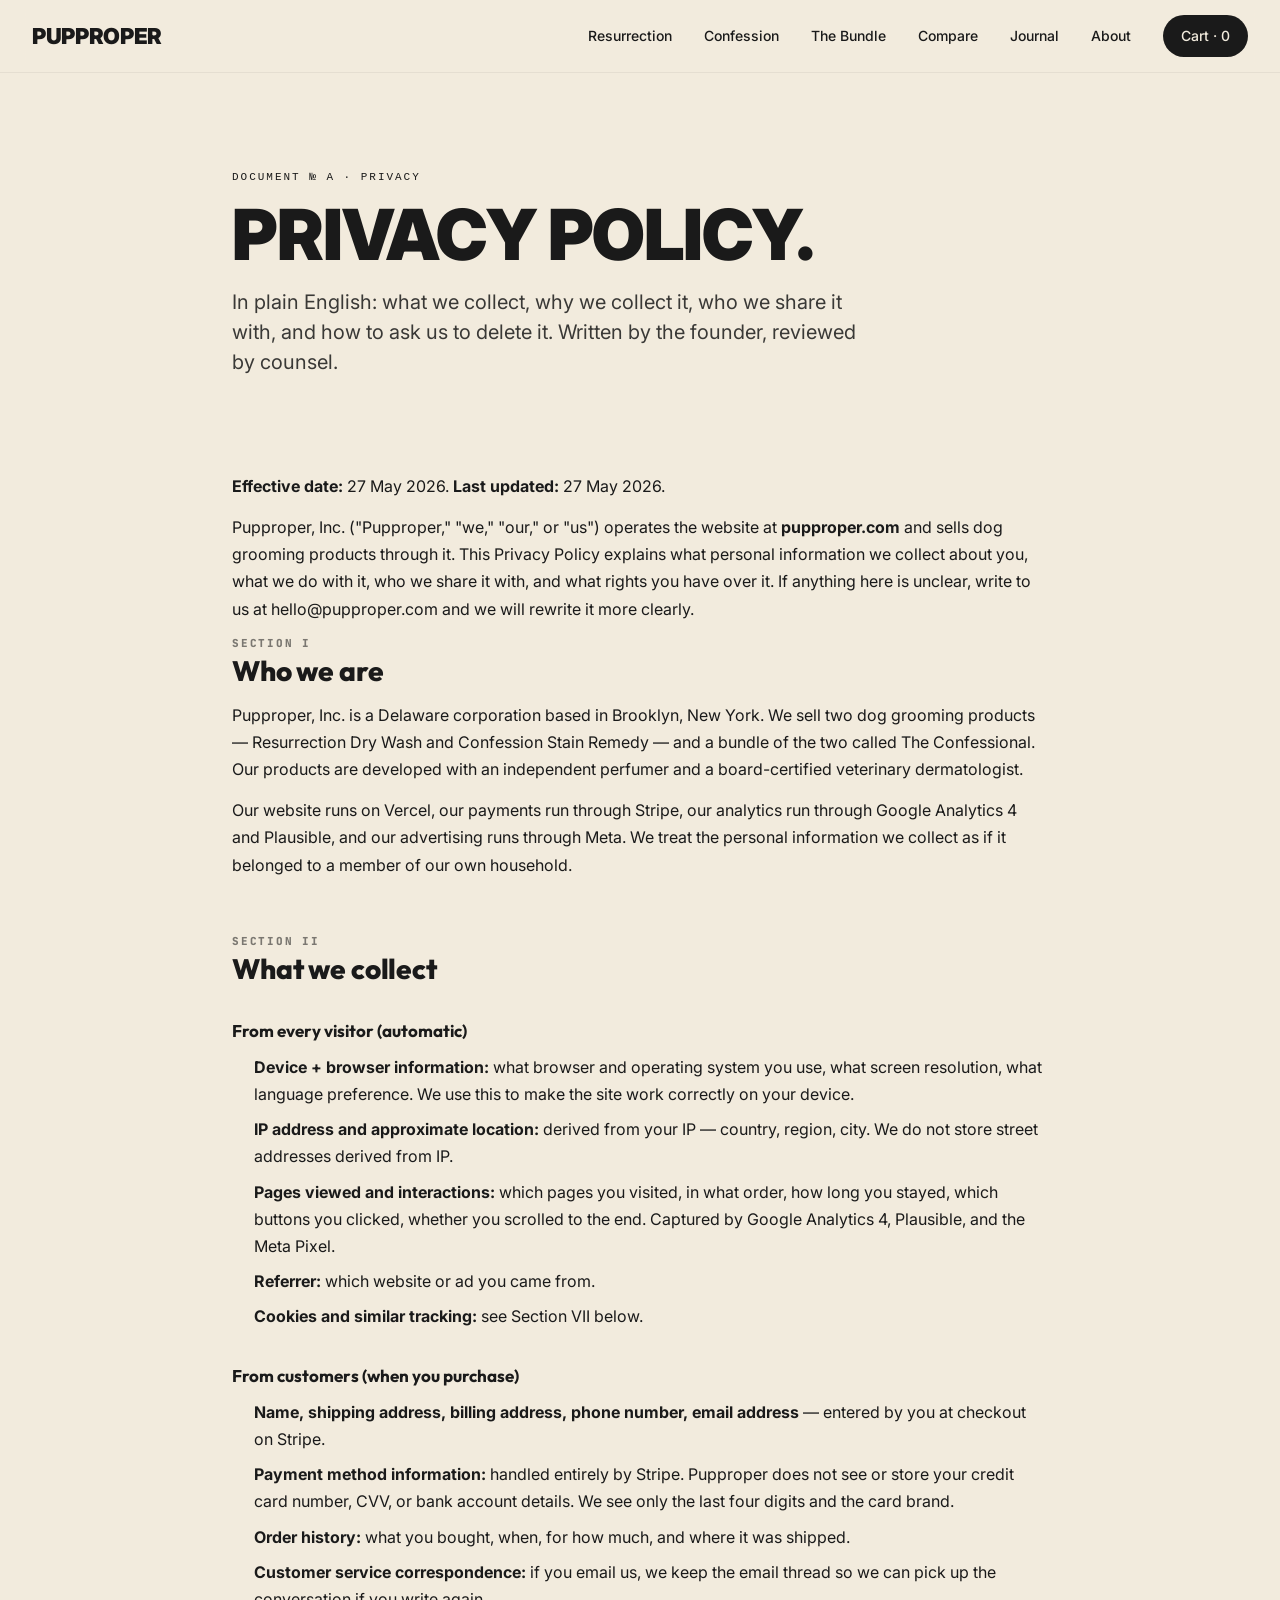
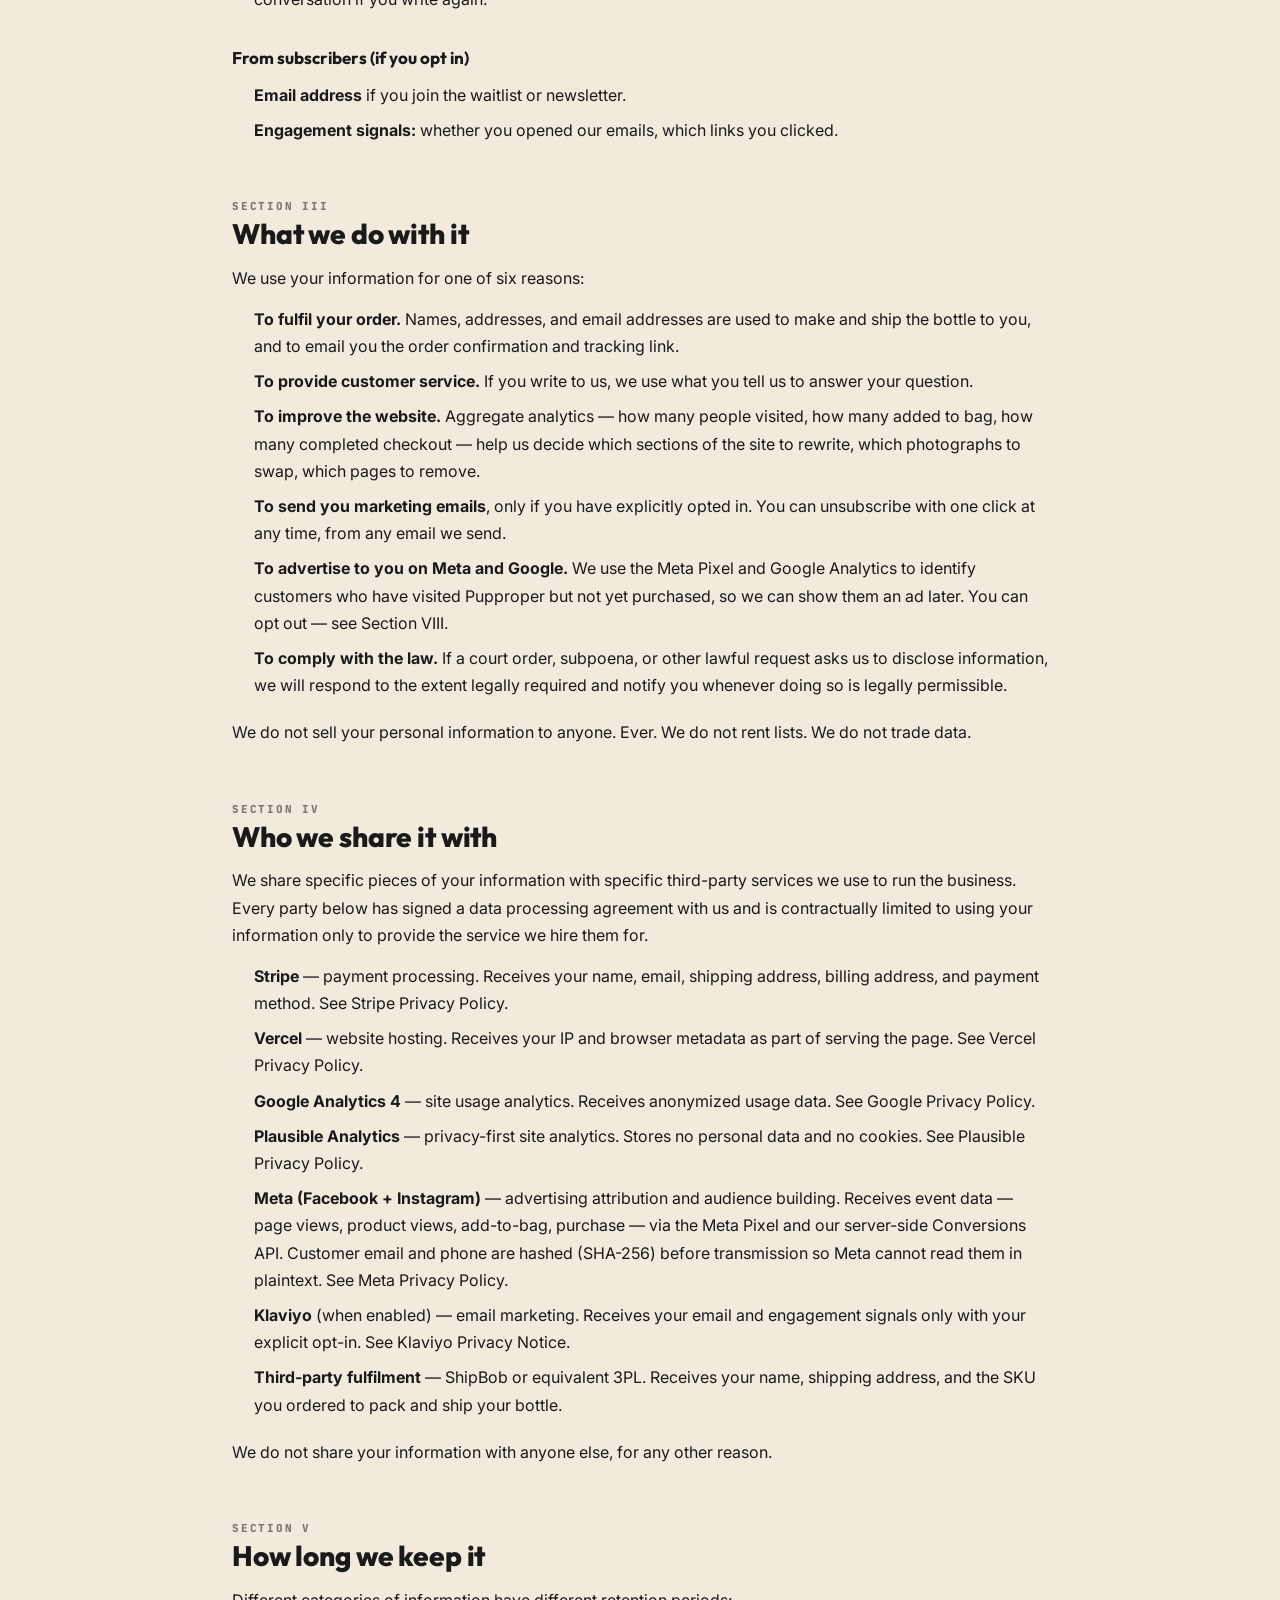
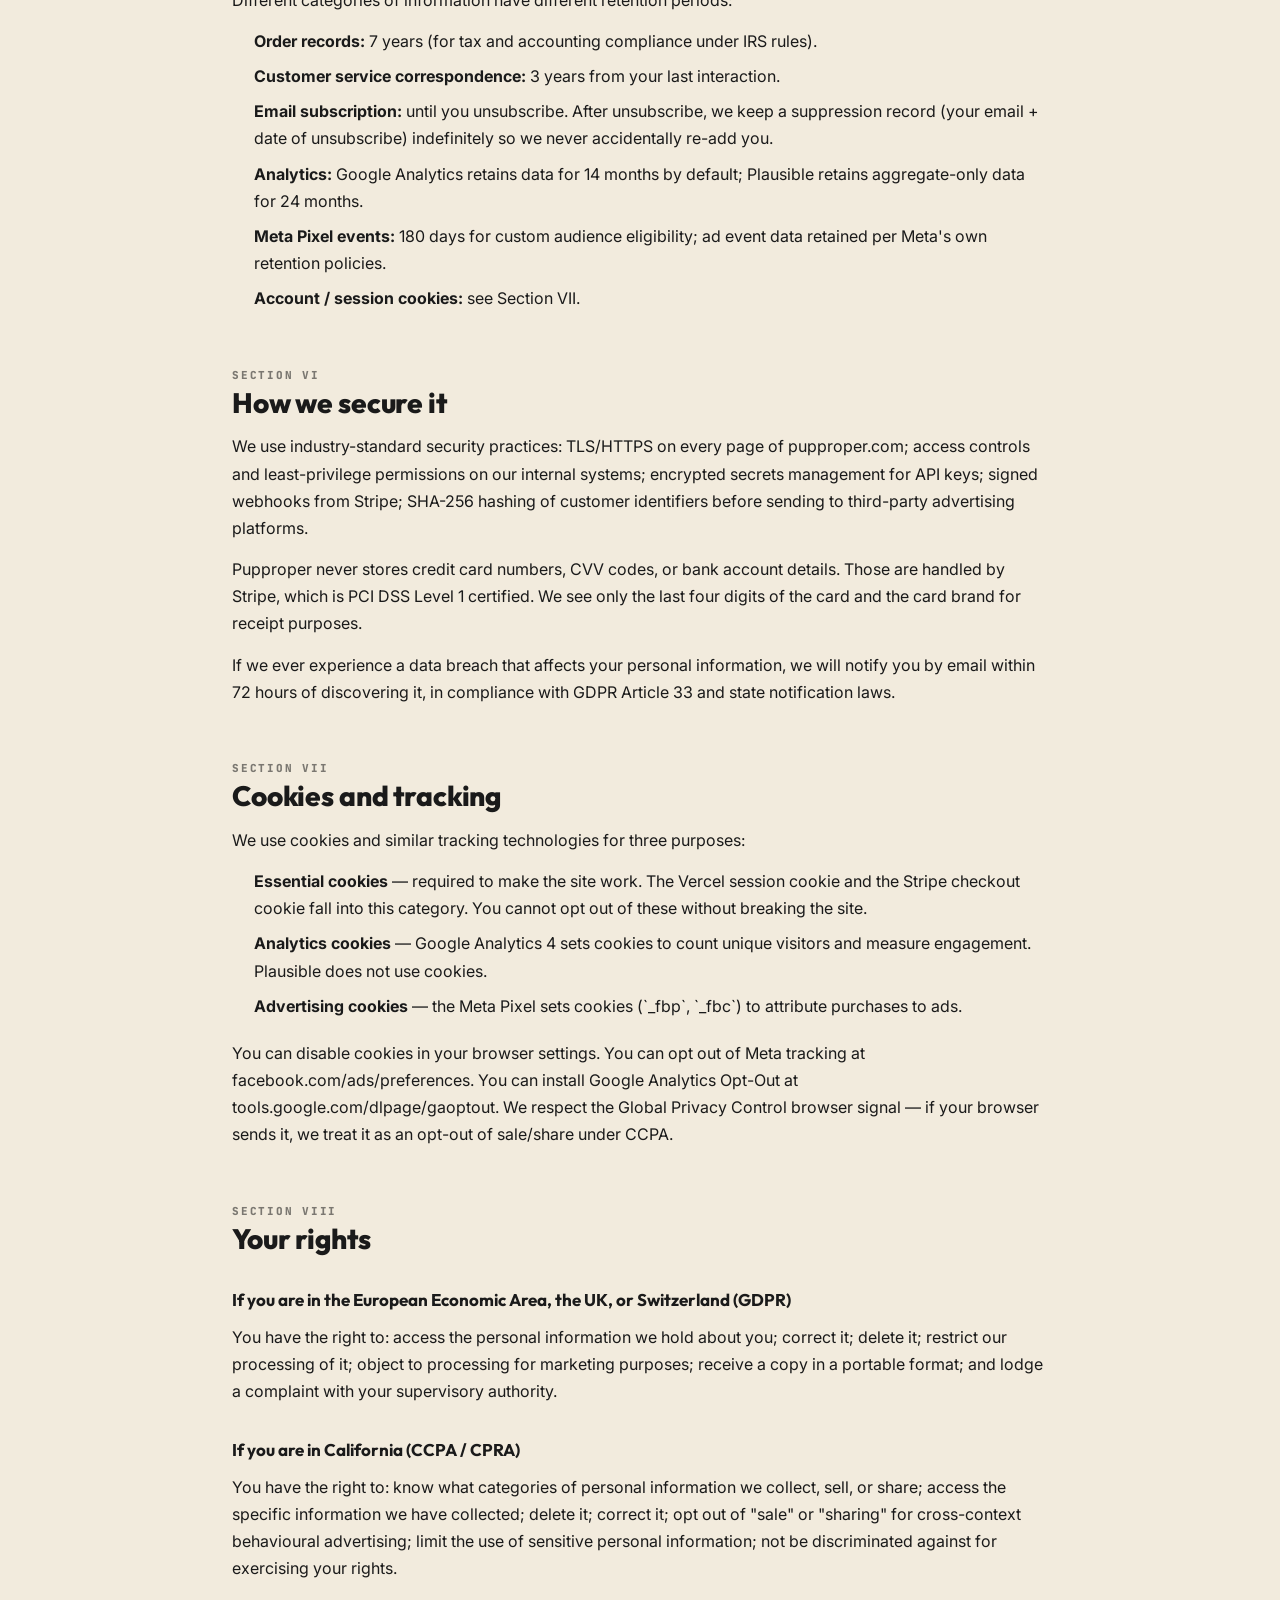
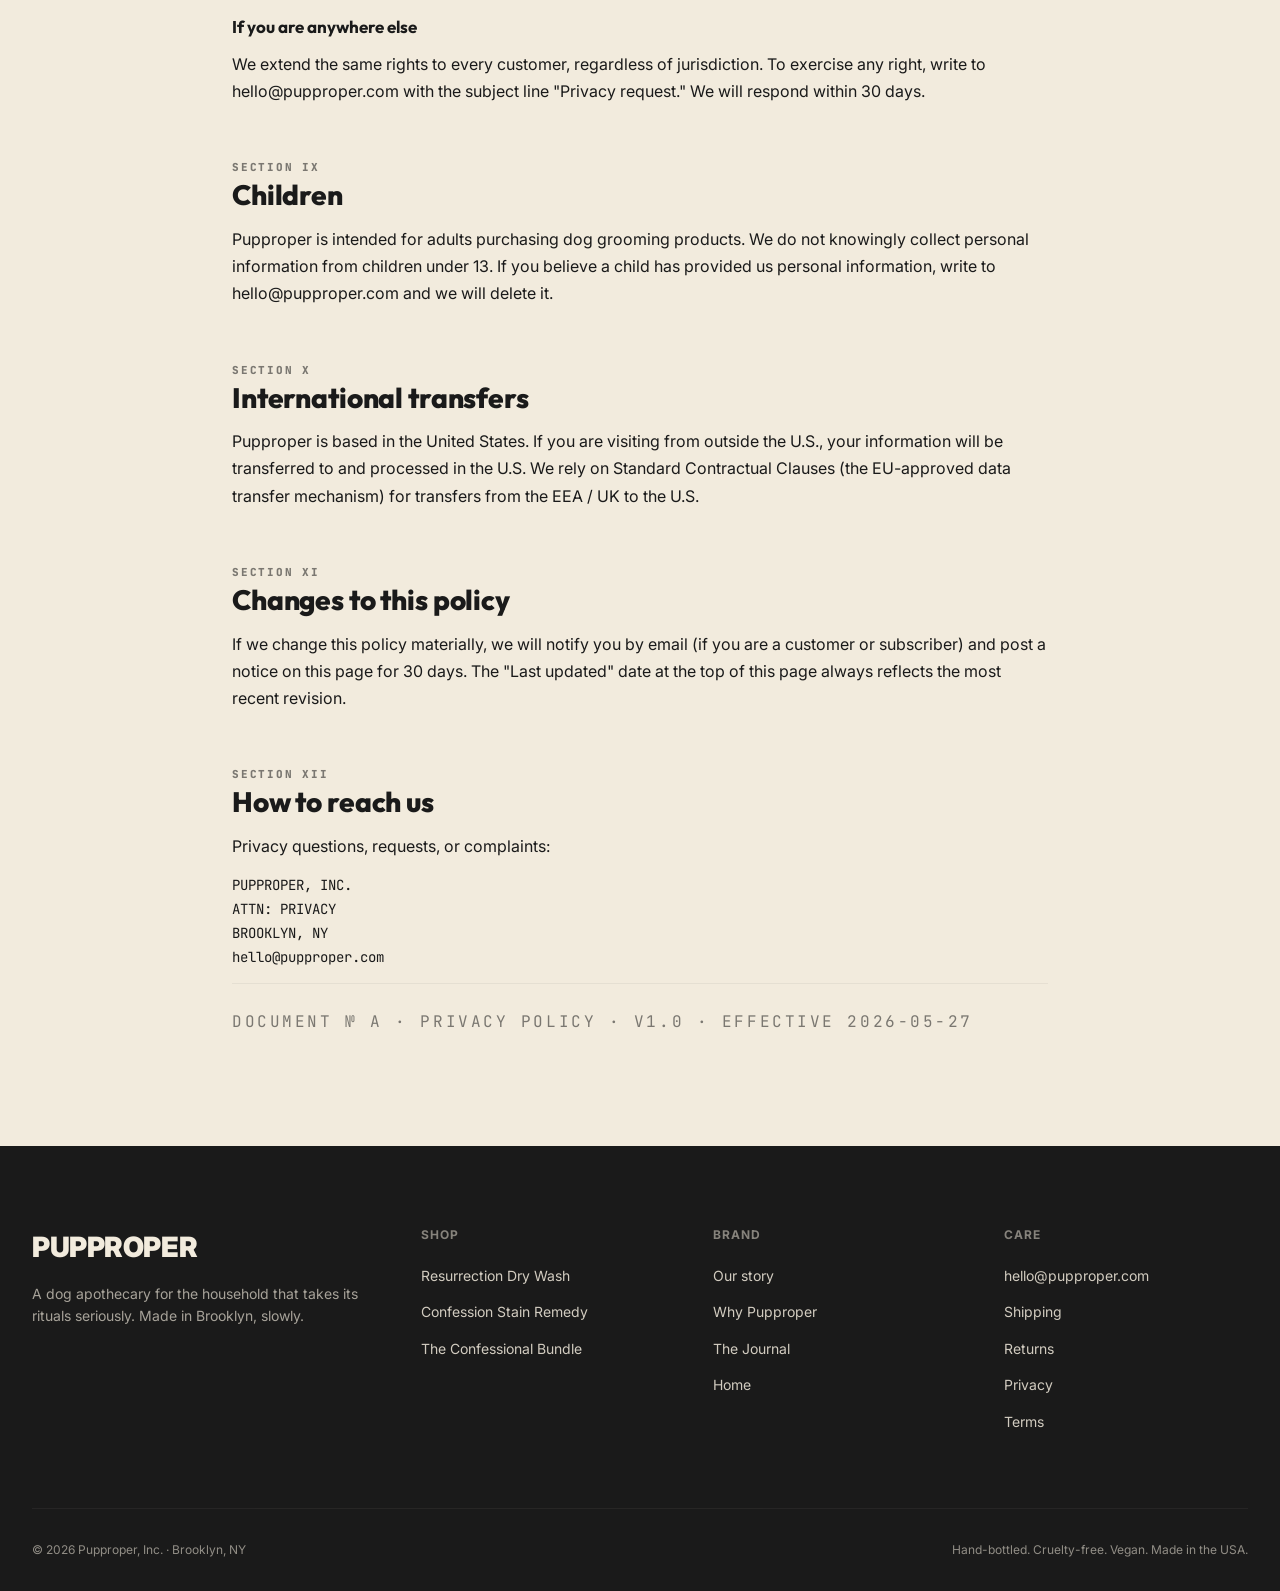
<file: pages/privacy.html>
<!DOCTYPE html>
<html lang="en">
<head>
  <meta charset="UTF-8" />
  <meta name="viewport" content="width=device-width, initial-scale=1.0" />
  <title>Privacy Policy — Pupproper</title>
  <meta name="description" content="How Pupproper collects, uses, and protects your information. Written in plain English. Updated regularly." />
  <link rel="canonical" href="https://pupproper.com/pages/privacy" />
  <meta property="og:type" content="article" />
  <meta property="og:url" content="https://pupproper.com/pages/privacy" />
  <meta property="og:title" content="Privacy Policy — Pupproper" />
  <meta property="og:description" content="How we collect, use, and protect your information. Plain English." />
  <meta name="twitter:card" content="summary" />
  <link rel="preconnect" href="https://fonts.googleapis.com" />
  <link rel="preconnect" href="https://fonts.gstatic.com" crossorigin />
  <link href="https://fonts.googleapis.com/css2?family=Inter:wght@400;500;600;700;800;900&family=Outfit:wght@400;500;600;700;800;900&family=JetBrains+Mono:wght@500;600&display=swap" rel="stylesheet" />
  <link rel="stylesheet" href="../assets/css/main.css" />
  <link rel="stylesheet" href="../assets/css/mobile-pass.css" />
  <style>
    .legal { padding: 64px 0 96px; }
    .legal h2 {
      font-family: 'Söhne Breit','Outfit','Inter',sans-serif;
      font-weight: 800;
      font-size: clamp(22px, 2.4vw, 28px);
      letter-spacing: -0.005em;
      margin: 56px 0 14px;
      line-height: 1.2;
    }
    .legal h2:first-of-type { margin-top: 0; }
    .legal h3 {
      font-family: 'Söhne Breit','Outfit','Inter',sans-serif;
      font-weight: 700;
      font-size: 17px;
      margin: 32px 0 10px;
    }
    .legal p, .legal li {
      font-size: 16px;
      line-height: 1.7;
      margin: 0 0 14px;
    }
    .legal ul, .legal ol { padding-left: 22px; margin: 0 0 20px; }
    .legal li { margin-bottom: 8px; }
    .legal .section-num {
      font-family: 'Söhne Mono','JetBrains Mono',monospace;
      font-size: 11px;
      letter-spacing: 0.16em;
      text-transform: uppercase;
      opacity: 0.55;
      display: block;
      margin-bottom: 4px;
    }
    .legal-meta {
      font-family: 'Söhne Mono','JetBrains Mono',monospace;
      font-size: 11px;
      letter-spacing: 0.16em;
      text-transform: uppercase;
      opacity: 0.55;
      margin-top: 48px;
      padding-top: 24px;
      border-top: 1px solid rgba(26,26,26,0.1);
    }
  </style>
</head>
<body>

  <header class="site-header">
    <div class="container site-header__inner">
      <a href="../index.html" class="site-header__logo">PUPPROPER</a>
        <button class="nav-toggle" aria-label="Open menu" aria-expanded="false" aria-controls="nav-drawer"><span class="nav-toggle__bar"></span><span class="nav-toggle__bar"></span><span class="nav-toggle__bar"></span></button>
      <nav class="site-nav">
        <a href="resurrection.html">Resurrection</a>
        <a href="confession.html">Confession</a>
        <a href="the-confessional.html">The Bundle</a>
        <a href="comparison.html">Compare</a>
        <a href="journal.html">Journal</a>
        <a href="about.html">About</a>
        <a href="#" class="site-nav__cart">Cart · 0</a>
      </nav>
    </div>
  </header>

  <!-- HERO -->
  <section class="hero hero--cream" style="padding: 96px 0 32px;">
    <div class="container">
      <div class="container-sm">
        <p class="mono mb-sm">Document № A · Privacy</p>
        <h1 class="wordmark" style="font-size: clamp(40px, 5.5vw, 72px); margin-bottom: 18px;">Privacy Policy.</h1>
        <p class="body-lg" style="max-width: 640px; opacity: 0.85;">In plain English: what we collect, why we collect it, who we share it with, and how to ask us to delete it. Written by the founder, reviewed by counsel.</p>
      </div>
    </div>
  </section>

  <!-- LEGAL BODY -->
  <section class="legal">
    <div class="container">
      <div class="container-sm">

        <p><strong>Effective date:</strong> 27 May 2026. <strong>Last updated:</strong> 27 May 2026.</p>

        <p>Pupproper, Inc. ("Pupproper," "we," "our," or "us") operates the website at <strong>pupproper.com</strong> and sells dog grooming products through it. This Privacy Policy explains what personal information we collect about you, what we do with it, who we share it with, and what rights you have over it. If anything here is unclear, write to us at <a href="mailto:hello@pupproper.com">hello@pupproper.com</a> and we will rewrite it more clearly.</p>


        <h2><span class="section-num">Section I</span>Who we are</h2>
        <p>Pupproper, Inc. is a Delaware corporation based in Brooklyn, New York. We sell two dog grooming products — Resurrection Dry Wash and Confession Stain Remedy — and a bundle of the two called The Confessional. Our products are developed with an independent perfumer and a board-certified veterinary dermatologist.</p>
        <p>Our website runs on Vercel, our payments run through Stripe, our analytics run through Google Analytics 4 and Plausible, and our advertising runs through Meta. We treat the personal information we collect as if it belonged to a member of our own household.</p>


        <h2><span class="section-num">Section II</span>What we collect</h2>

        <h3>From every visitor (automatic)</h3>
        <ul>
          <li><strong>Device + browser information:</strong> what browser and operating system you use, what screen resolution, what language preference. We use this to make the site work correctly on your device.</li>
          <li><strong>IP address and approximate location:</strong> derived from your IP — country, region, city. We do not store street addresses derived from IP.</li>
          <li><strong>Pages viewed and interactions:</strong> which pages you visited, in what order, how long you stayed, which buttons you clicked, whether you scrolled to the end. Captured by Google Analytics 4, Plausible, and the Meta Pixel.</li>
          <li><strong>Referrer:</strong> which website or ad you came from.</li>
          <li><strong>Cookies and similar tracking:</strong> see Section VII below.</li>
        </ul>

        <h3>From customers (when you purchase)</h3>
        <ul>
          <li><strong>Name, shipping address, billing address, phone number, email address</strong> — entered by you at checkout on Stripe.</li>
          <li><strong>Payment method information:</strong> handled entirely by Stripe. Pupproper does not see or store your credit card number, CVV, or bank account details. We see only the last four digits and the card brand.</li>
          <li><strong>Order history:</strong> what you bought, when, for how much, and where it was shipped.</li>
          <li><strong>Customer service correspondence:</strong> if you email us, we keep the email thread so we can pick up the conversation if you write again.</li>
        </ul>

        <h3>From subscribers (if you opt in)</h3>
        <ul>
          <li><strong>Email address</strong> if you join the waitlist or newsletter.</li>
          <li><strong>Engagement signals:</strong> whether you opened our emails, which links you clicked.</li>
        </ul>


        <h2><span class="section-num">Section III</span>What we do with it</h2>

        <p>We use your information for one of six reasons:</p>

        <ol>
          <li><strong>To fulfil your order.</strong> Names, addresses, and email addresses are used to make and ship the bottle to you, and to email you the order confirmation and tracking link.</li>
          <li><strong>To provide customer service.</strong> If you write to us, we use what you tell us to answer your question.</li>
          <li><strong>To improve the website.</strong> Aggregate analytics — how many people visited, how many added to bag, how many completed checkout — help us decide which sections of the site to rewrite, which photographs to swap, which pages to remove.</li>
          <li><strong>To send you marketing emails</strong>, only if you have explicitly opted in. You can unsubscribe with one click at any time, from any email we send.</li>
          <li><strong>To advertise to you on Meta and Google.</strong> We use the Meta Pixel and Google Analytics to identify customers who have visited Pupproper but not yet purchased, so we can show them an ad later. You can opt out — see Section VIII.</li>
          <li><strong>To comply with the law.</strong> If a court order, subpoena, or other lawful request asks us to disclose information, we will respond to the extent legally required and notify you whenever doing so is legally permissible.</li>
        </ol>

        <p>We do not sell your personal information to anyone. Ever. We do not rent lists. We do not trade data.</p>


        <h2><span class="section-num">Section IV</span>Who we share it with</h2>

        <p>We share specific pieces of your information with specific third-party services we use to run the business. Every party below has signed a data processing agreement with us and is contractually limited to using your information only to provide the service we hire them for.</p>

        <ul>
          <li><strong>Stripe</strong> — payment processing. Receives your name, email, shipping address, billing address, and payment method. See <a href="https://stripe.com/privacy" target="_blank" rel="noopener noreferrer">Stripe Privacy Policy</a>.</li>
          <li><strong>Vercel</strong> — website hosting. Receives your IP and browser metadata as part of serving the page. See <a href="https://vercel.com/legal/privacy-policy" target="_blank" rel="noopener noreferrer">Vercel Privacy Policy</a>.</li>
          <li><strong>Google Analytics 4</strong> — site usage analytics. Receives anonymized usage data. See <a href="https://policies.google.com/privacy" target="_blank" rel="noopener noreferrer">Google Privacy Policy</a>.</li>
          <li><strong>Plausible Analytics</strong> — privacy-first site analytics. Stores no personal data and no cookies. See <a href="https://plausible.io/privacy" target="_blank" rel="noopener noreferrer">Plausible Privacy Policy</a>.</li>
          <li><strong>Meta (Facebook + Instagram)</strong> — advertising attribution and audience building. Receives event data — page views, product views, add-to-bag, purchase — via the Meta Pixel and our server-side Conversions API. Customer email and phone are hashed (SHA-256) before transmission so Meta cannot read them in plaintext. See <a href="https://www.facebook.com/privacy/policy" target="_blank" rel="noopener noreferrer">Meta Privacy Policy</a>.</li>
          <li><strong>Klaviyo</strong> (when enabled) — email marketing. Receives your email and engagement signals only with your explicit opt-in. See <a href="https://www.klaviyo.com/legal/privacy/privacy-notice" target="_blank" rel="noopener noreferrer">Klaviyo Privacy Notice</a>.</li>
          <li><strong>Third-party fulfilment</strong> — ShipBob or equivalent 3PL. Receives your name, shipping address, and the SKU you ordered to pack and ship your bottle.</li>
        </ul>

        <p>We do not share your information with anyone else, for any other reason.</p>


        <h2><span class="section-num">Section V</span>How long we keep it</h2>

        <p>Different categories of information have different retention periods:</p>
        <ul>
          <li><strong>Order records:</strong> 7 years (for tax and accounting compliance under IRS rules).</li>
          <li><strong>Customer service correspondence:</strong> 3 years from your last interaction.</li>
          <li><strong>Email subscription:</strong> until you unsubscribe. After unsubscribe, we keep a suppression record (your email + date of unsubscribe) indefinitely so we never accidentally re-add you.</li>
          <li><strong>Analytics:</strong> Google Analytics retains data for 14 months by default; Plausible retains aggregate-only data for 24 months.</li>
          <li><strong>Meta Pixel events:</strong> 180 days for custom audience eligibility; ad event data retained per Meta's own retention policies.</li>
          <li><strong>Account / session cookies:</strong> see Section VII.</li>
        </ul>


        <h2><span class="section-num">Section VI</span>How we secure it</h2>

        <p>We use industry-standard security practices: TLS/HTTPS on every page of pupproper.com; access controls and least-privilege permissions on our internal systems; encrypted secrets management for API keys; signed webhooks from Stripe; SHA-256 hashing of customer identifiers before sending to third-party advertising platforms.</p>

        <p>Pupproper never stores credit card numbers, CVV codes, or bank account details. Those are handled by Stripe, which is PCI DSS Level 1 certified. We see only the last four digits of the card and the card brand for receipt purposes.</p>

        <p>If we ever experience a data breach that affects your personal information, we will notify you by email within 72 hours of discovering it, in compliance with GDPR Article 33 and state notification laws.</p>


        <h2><span class="section-num">Section VII</span>Cookies and tracking</h2>

        <p>We use cookies and similar tracking technologies for three purposes:</p>
        <ol>
          <li><strong>Essential cookies</strong> — required to make the site work. The Vercel session cookie and the Stripe checkout cookie fall into this category. You cannot opt out of these without breaking the site.</li>
          <li><strong>Analytics cookies</strong> — Google Analytics 4 sets cookies to count unique visitors and measure engagement. Plausible does not use cookies.</li>
          <li><strong>Advertising cookies</strong> — the Meta Pixel sets cookies (`_fbp`, `_fbc`) to attribute purchases to ads.</li>
        </ol>

        <p>You can disable cookies in your browser settings. You can opt out of Meta tracking at <a href="https://www.facebook.com/ads/preferences/" target="_blank" rel="noopener noreferrer">facebook.com/ads/preferences</a>. You can install Google Analytics Opt-Out at <a href="https://tools.google.com/dlpage/gaoptout" target="_blank" rel="noopener noreferrer">tools.google.com/dlpage/gaoptout</a>. We respect the Global Privacy Control browser signal — if your browser sends it, we treat it as an opt-out of sale/share under CCPA.</p>


        <h2><span class="section-num">Section VIII</span>Your rights</h2>

        <h3>If you are in the European Economic Area, the UK, or Switzerland (GDPR)</h3>
        <p>You have the right to: access the personal information we hold about you; correct it; delete it; restrict our processing of it; object to processing for marketing purposes; receive a copy in a portable format; and lodge a complaint with your supervisory authority.</p>

        <h3>If you are in California (CCPA / CPRA)</h3>
        <p>You have the right to: know what categories of personal information we collect, sell, or share; access the specific information we have collected; delete it; correct it; opt out of "sale" or "sharing" for cross-context behavioural advertising; limit the use of sensitive personal information; not be discriminated against for exercising your rights.</p>

        <h3>If you are anywhere else</h3>
        <p>We extend the same rights to every customer, regardless of jurisdiction. To exercise any right, write to <a href="mailto:hello@pupproper.com">hello@pupproper.com</a> with the subject line "Privacy request." We will respond within 30 days.</p>


        <h2><span class="section-num">Section IX</span>Children</h2>
        <p>Pupproper is intended for adults purchasing dog grooming products. We do not knowingly collect personal information from children under 13. If you believe a child has provided us personal information, write to <a href="mailto:hello@pupproper.com">hello@pupproper.com</a> and we will delete it.</p>


        <h2><span class="section-num">Section X</span>International transfers</h2>
        <p>Pupproper is based in the United States. If you are visiting from outside the U.S., your information will be transferred to and processed in the U.S. We rely on Standard Contractual Clauses (the EU-approved data transfer mechanism) for transfers from the EEA / UK to the U.S.</p>


        <h2><span class="section-num">Section XI</span>Changes to this policy</h2>
        <p>If we change this policy materially, we will notify you by email (if you are a customer or subscriber) and post a notice on this page for 30 days. The "Last updated" date at the top of this page always reflects the most recent revision.</p>


        <h2><span class="section-num">Section XII</span>How to reach us</h2>
        <p>Privacy questions, requests, or complaints:</p>
        <p style="font-family: 'Söhne Mono','JetBrains Mono',monospace; font-size: 14px; line-height: 1.7;">
          PUPPROPER, INC.<br>
          ATTN: PRIVACY<br>
          BROOKLYN, NY<br>
          <a href="mailto:hello@pupproper.com">hello@pupproper.com</a>
        </p>

        <p class="legal-meta">DOCUMENT № A · PRIVACY POLICY · v1.0 · EFFECTIVE 2026-05-27</p>

      </div>
    </div>
  </section>

  <!-- FOOTER -->
  <footer class="site-footer">
    <div class="container">
      <div class="site-footer__grid">
        <div class="site-footer__brand">
          <div class="site-footer__logo">PUPPROPER</div>
          <p class="site-footer__lede">A dog apothecary for the household that takes its rituals seriously. Made in Brooklyn, slowly.</p>
        </div>
        <div class="site-footer__col">
          <p class="site-footer__col-title">Shop</p>
          <ul>
            <li><a href="resurrection.html">Resurrection Dry Wash</a></li>
            <li><a href="confession.html">Confession Stain Remedy</a></li>
            <li><a href="the-confessional.html">The Confessional Bundle</a></li>
          </ul>
        </div>
        <div class="site-footer__col">
          <p class="site-footer__col-title">Brand</p>
          <ul>
            <li><a href="about.html">Our story</a></li>
            <li><a href="comparison.html">Why Pupproper</a></li>
            <li><a href="journal.html">The Journal</a></li>
            <li><a href="../index.html">Home</a></li>
          </ul>
        </div>
        <div class="site-footer__col">
          <p class="site-footer__col-title">Care</p>
          <ul>
            <li><a href="mailto:hello@pupproper.com">hello@pupproper.com</a></li>
            <li><a href="#">Shipping</a></li>
            <li><a href="#">Returns</a></li>
            <li><a href="privacy.html">Privacy</a></li>
            <li><a href="terms.html">Terms</a></li>
          </ul>
        </div>
      </div>
      <div class="site-footer__bottom">
        <div>&copy; 2026 Pupproper, Inc. · Brooklyn, NY</div>
        <div>Hand-bottled. Cruelty-free. Vegan. Made in the USA.</div>
      </div>
    </div>
  </footer>

  <!-- Mobile drawer + bottom tabs -->
  <div class="nav-scrim" aria-hidden="true"></div>
  <aside class="nav-drawer" id="nav-drawer" aria-label="Main navigation" role="dialog">
    <nav>
      <ul class="nav-drawer__list">
        <li><a href="resurrection.html">Resurrection</a></li>
        <li><a href="confession.html">Confession</a></li>
        <li><a href="the-confessional.html">The Bundle</a></li>
        <li><a href="comparison.html">Compare</a></li>
        <li><a href="journal.html">Journal</a></li>
        <li><a href="about.html">About</a></li>
      </ul>
    </nav>
    <div class="nav-drawer__meta">PUPPROPER · A DOG APOTHECARY · EST 2026 · BROOKLYN</div>
  </aside>
  <nav class="bottom-tabs" aria-label="Quick navigation">
    <a class="bottom-tabs__item" href="resurrection.html"><span class="bottom-tabs__icon">⬚</span><span>Shop</span></a>
    <a class="bottom-tabs__item" href="the-confessional.html"><span class="bottom-tabs__icon">◫</span><span>Bundle</span><span class="bottom-tabs__badge">save $6</span></a>
    <a class="bottom-tabs__item" href="journal.html"><span class="bottom-tabs__icon">≡</span><span>Journal</span></a>
    <a class="bottom-tabs__item" href="comparison.html"><span class="bottom-tabs__icon">⇌</span><span>Compare</span></a>
    <a class="bottom-tabs__item" href="about.html"><span class="bottom-tabs__icon">○</span><span>About</span></a>
  </nav>

  <script src="/assets/js/config.js"></script>
  <script src="/assets/js/tracking.js"></script>
  <script src="/assets/js/checkout.js"></script>
  <script src="/assets/js/mobile-nav.js"></script>
  <script>
  !function(f,b,e,v,n,t,s){if(f.fbq)return;n=f.fbq=function(){n.callMethod?n.callMethod.apply(n,arguments):n.queue.push(arguments)};if(!f._fbq)f._fbq=n;n.push=n;n.loaded=!0;n.version="2.0";n.queue=[];t=b.createElement(e);t.async=!0;t.src=v;s=b.getElementsByTagName(e)[0];s.parentNode.insertBefore(t,s)}(window,document,"script","https://connect.facebook.net/en_US/fbevents.js");
  if(window.PUPPROPER_CONFIG&&window.PUPPROPER_CONFIG.META_PIXEL_ID&&window.PUPPROPER_CONFIG.META_PIXEL_ID.indexOf("REPLACE_ME")!==0){fbq("init",window.PUPPROPER_CONFIG.META_PIXEL_ID);fbq("track","PageView");}
  </script>
  <script>(function(){var cfg=window.PUPPROPER_CONFIG||{};if(cfg.GA4_MEASUREMENT_ID&&cfg.GA4_MEASUREMENT_ID.indexOf("REPLACE_ME")!==0){var s=document.createElement('script');s.async=!0;s.src='https://www.googletagmanager.com/gtag/js?id='+cfg.GA4_MEASUREMENT_ID;document.head.appendChild(s);window.dataLayer=window.dataLayer||[];window.gtag=function(){dataLayer.push(arguments)};gtag('js',new Date());gtag('config',cfg.GA4_MEASUREMENT_ID,{send_page_view:!0});}})();</script>
  <script>(function(){var cfg=window.PUPPROPER_CONFIG||{};if(cfg.PLAUSIBLE_DOMAIN&&cfg.PLAUSIBLE_DOMAIN.indexOf("REPLACE_ME")!==0){var s=document.createElement('script');s.defer=!0;s.setAttribute('data-domain',cfg.PLAUSIBLE_DOMAIN);s.src='https://plausible.io/js/script.js';document.head.appendChild(s);}})();</script>
</body>
</html>
</file>
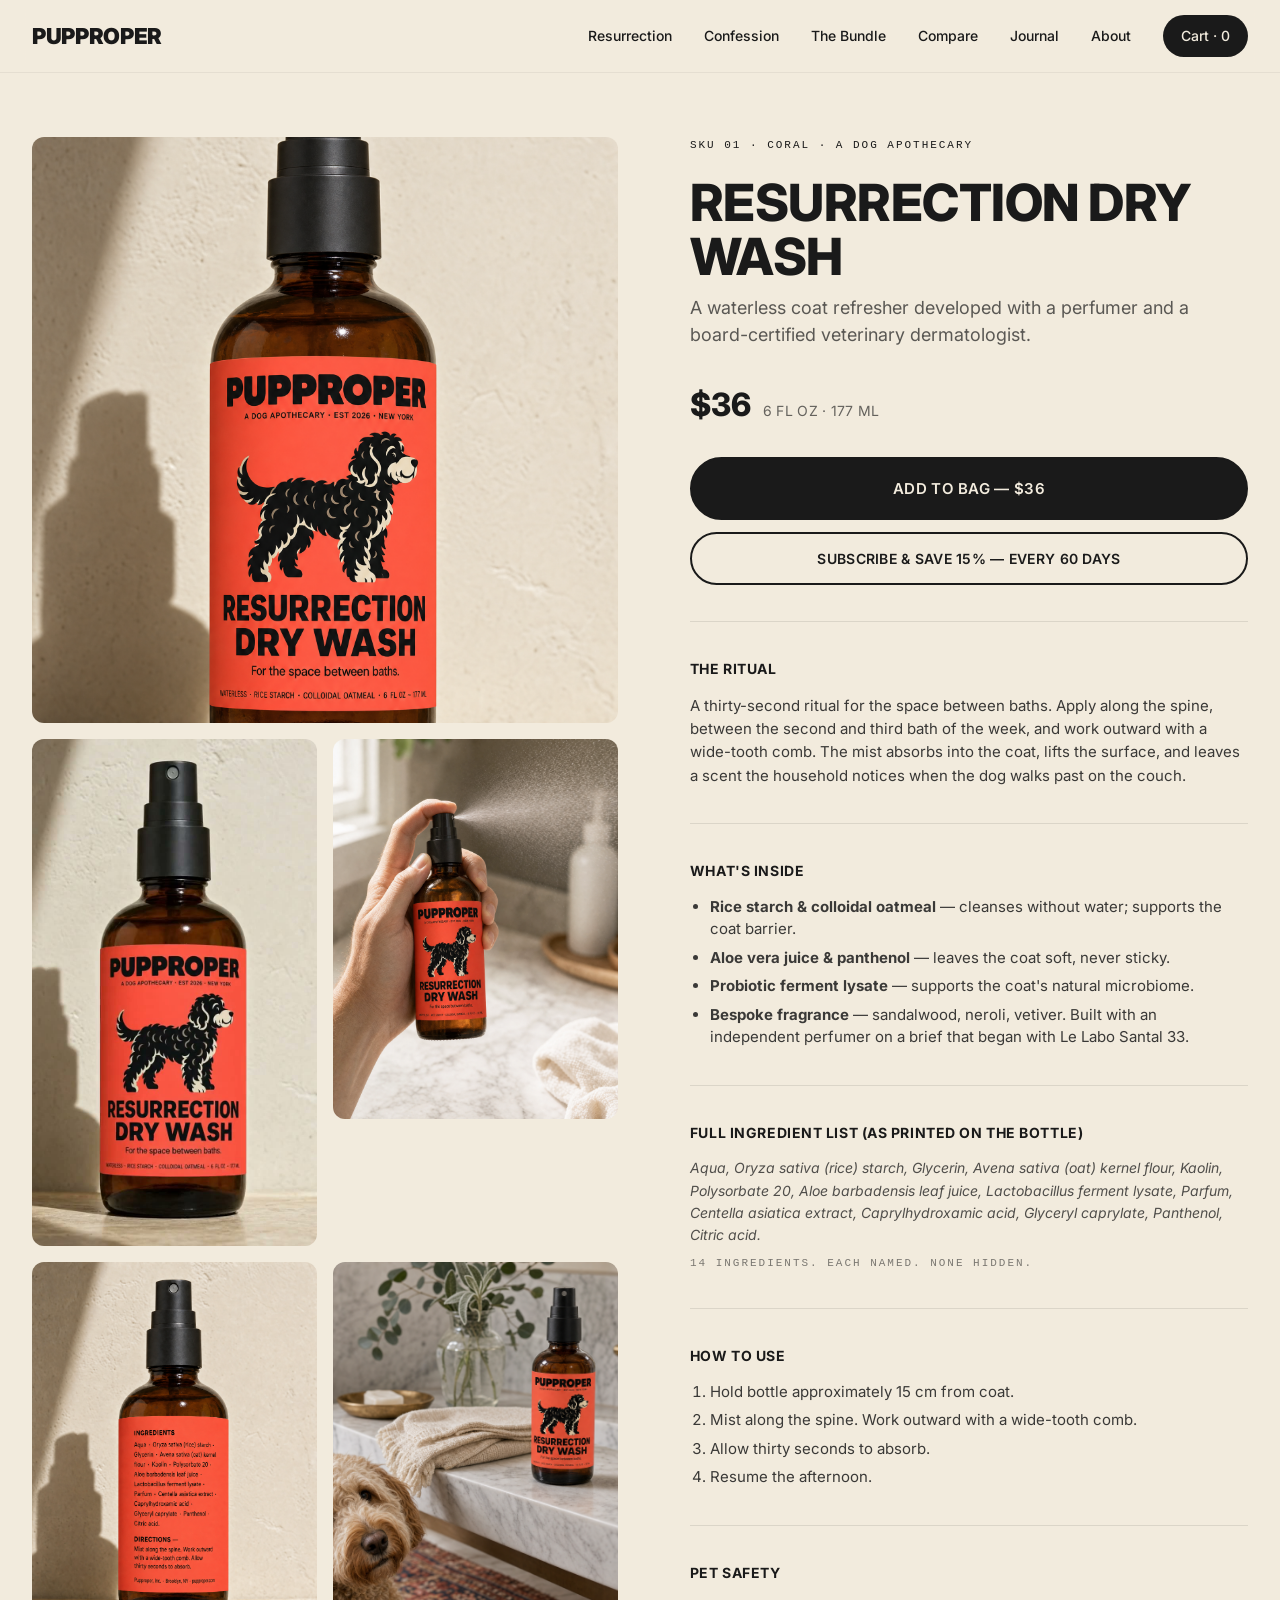
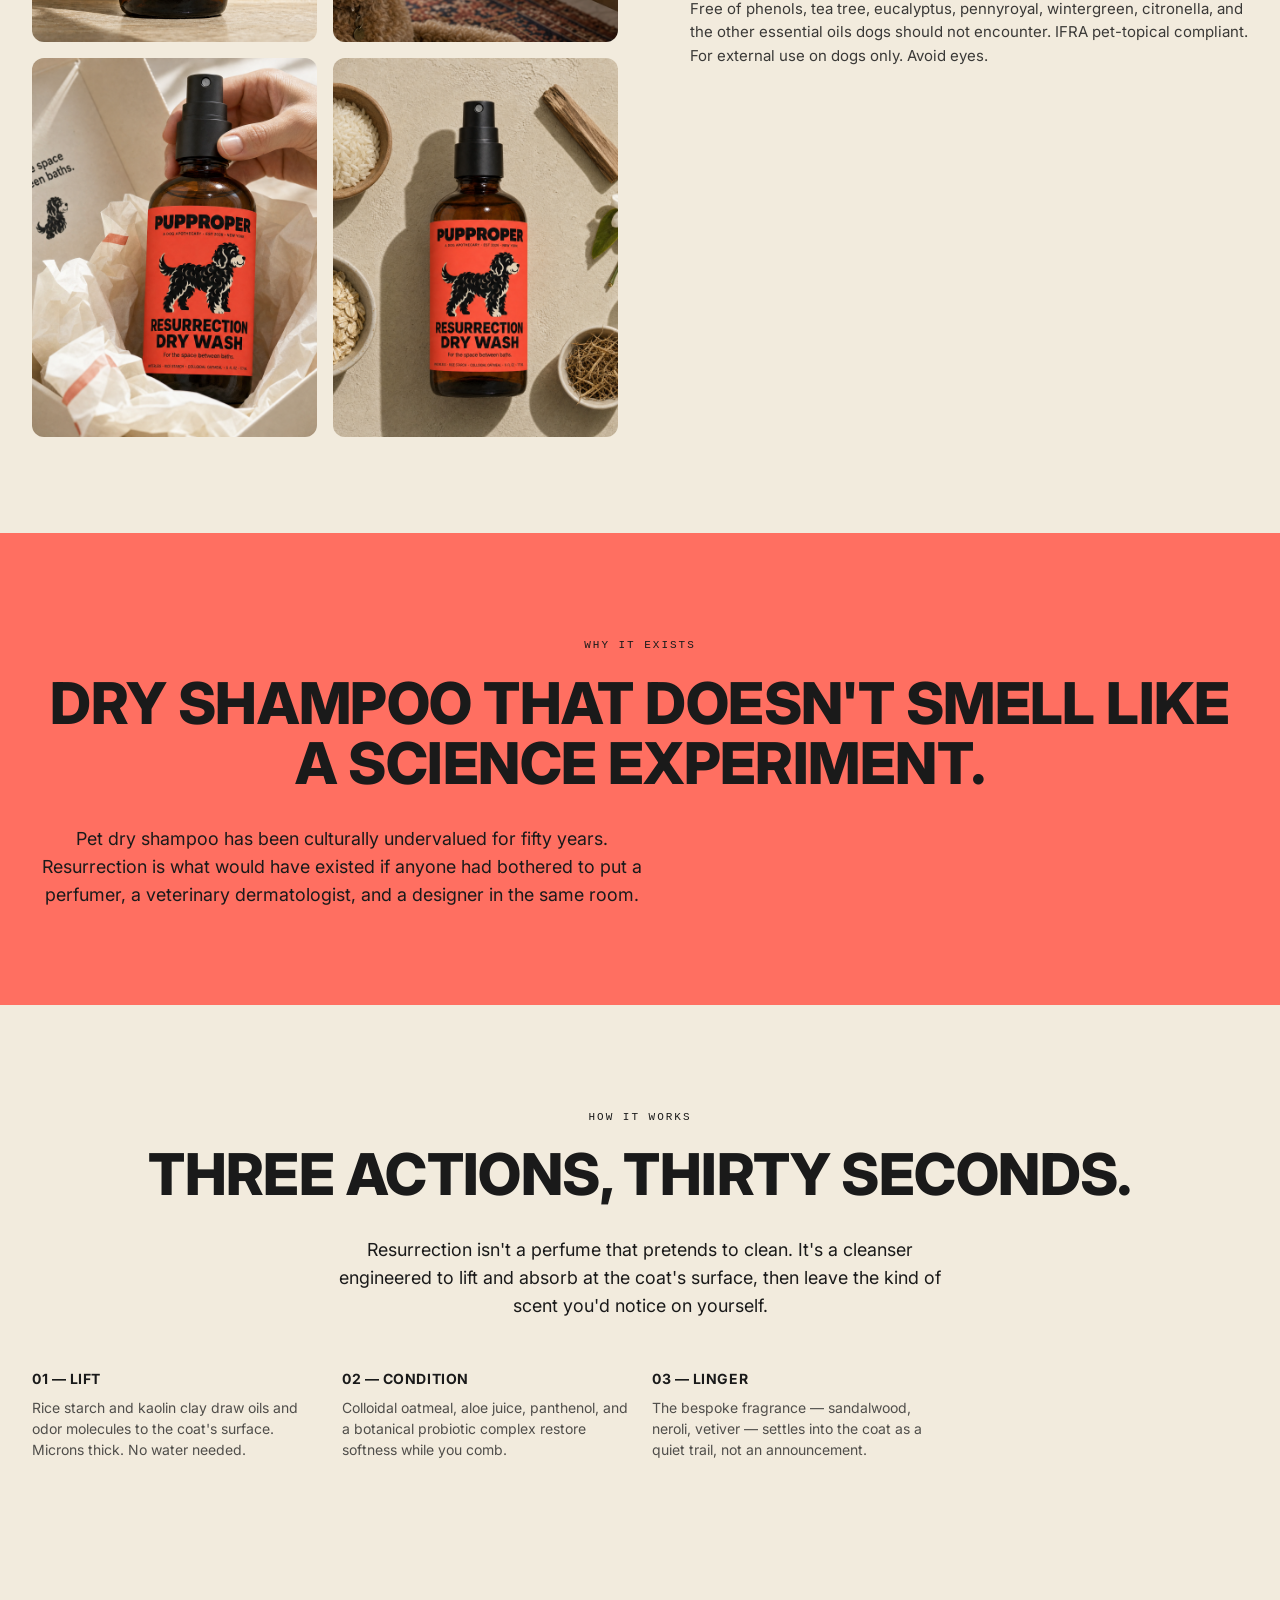
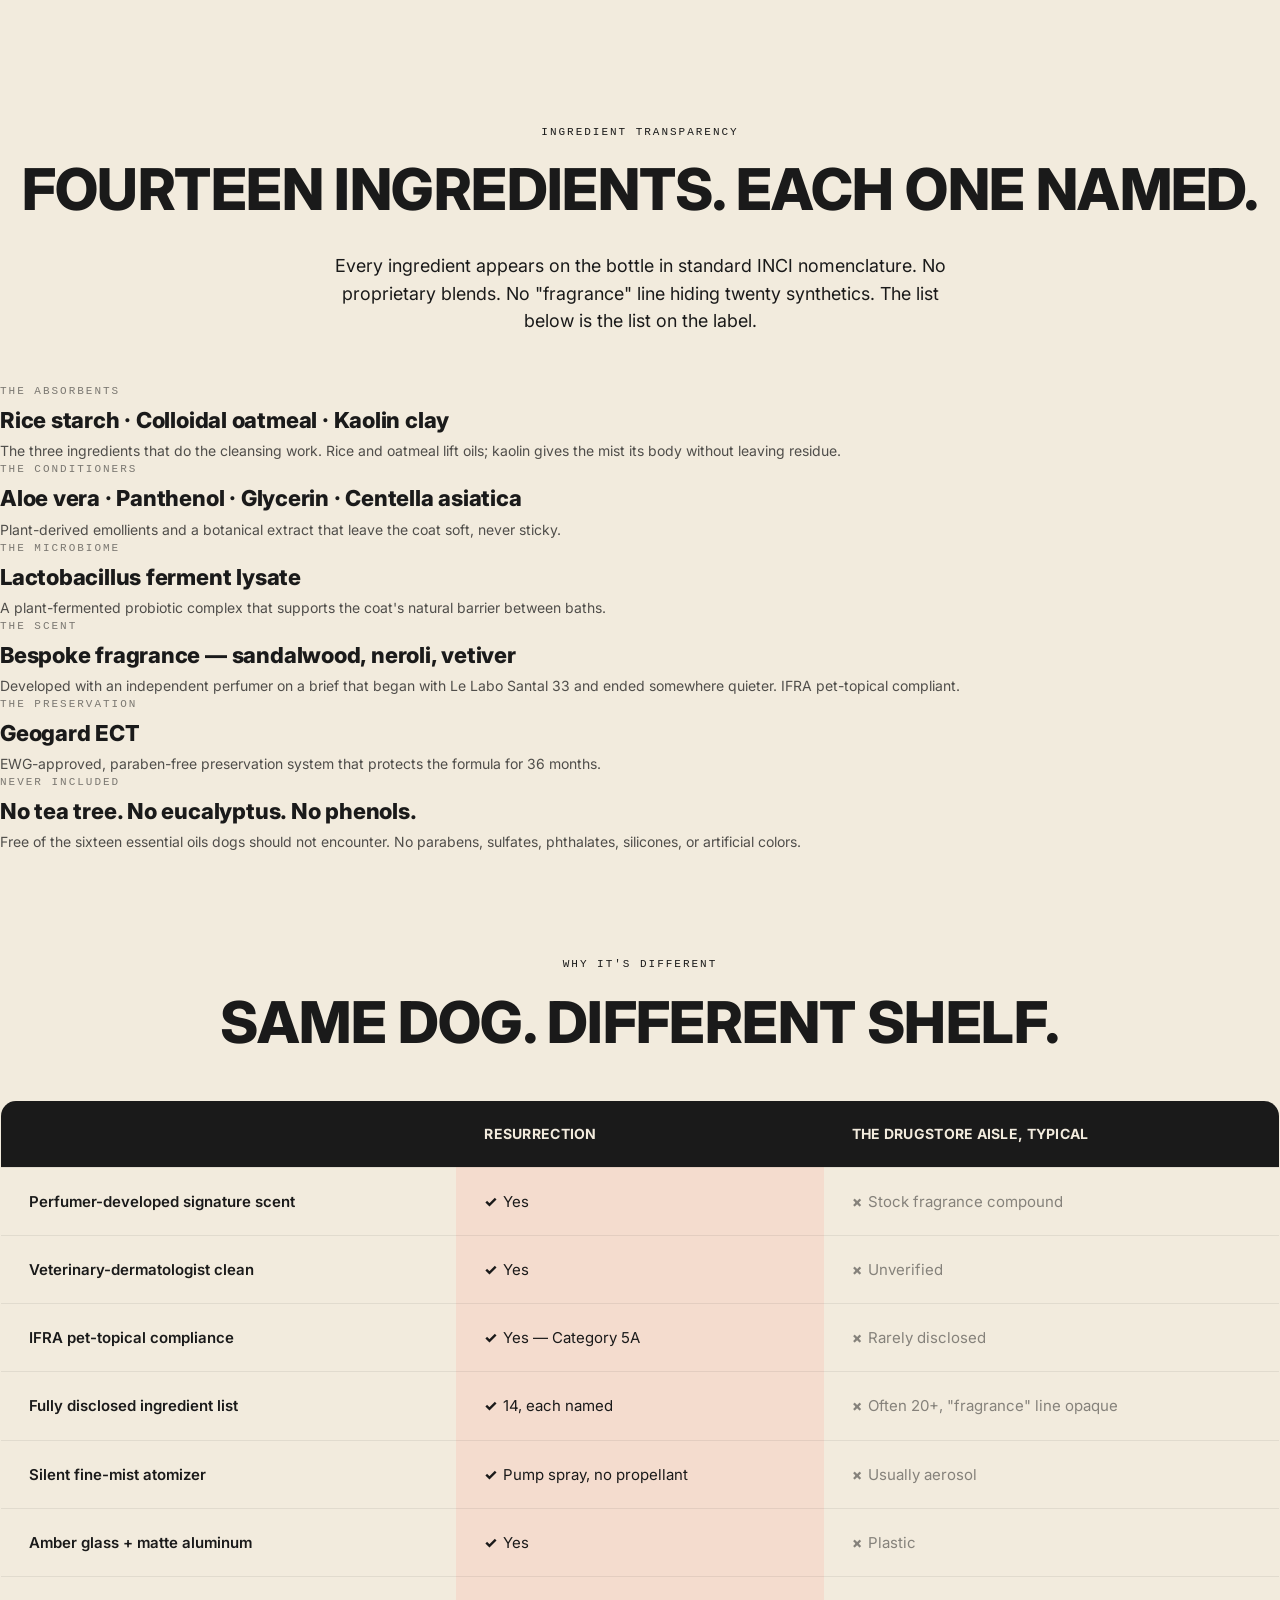
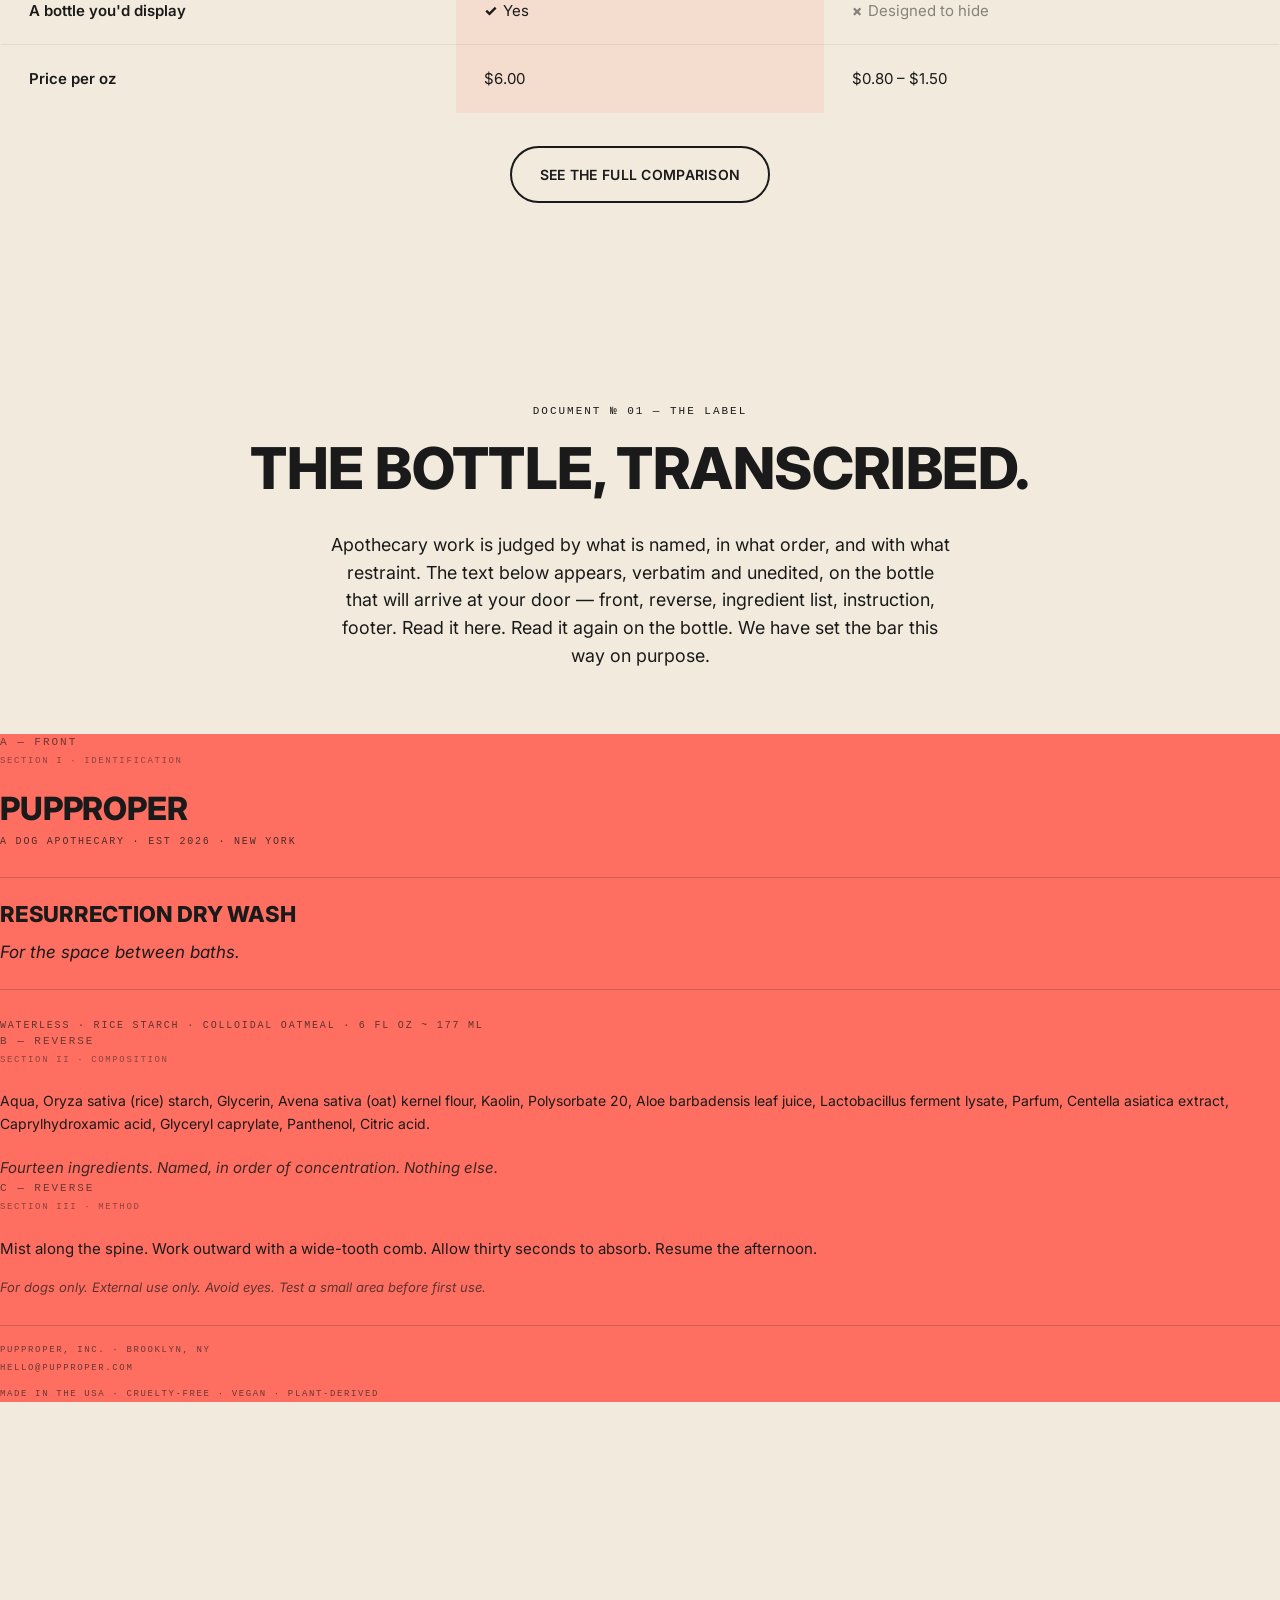
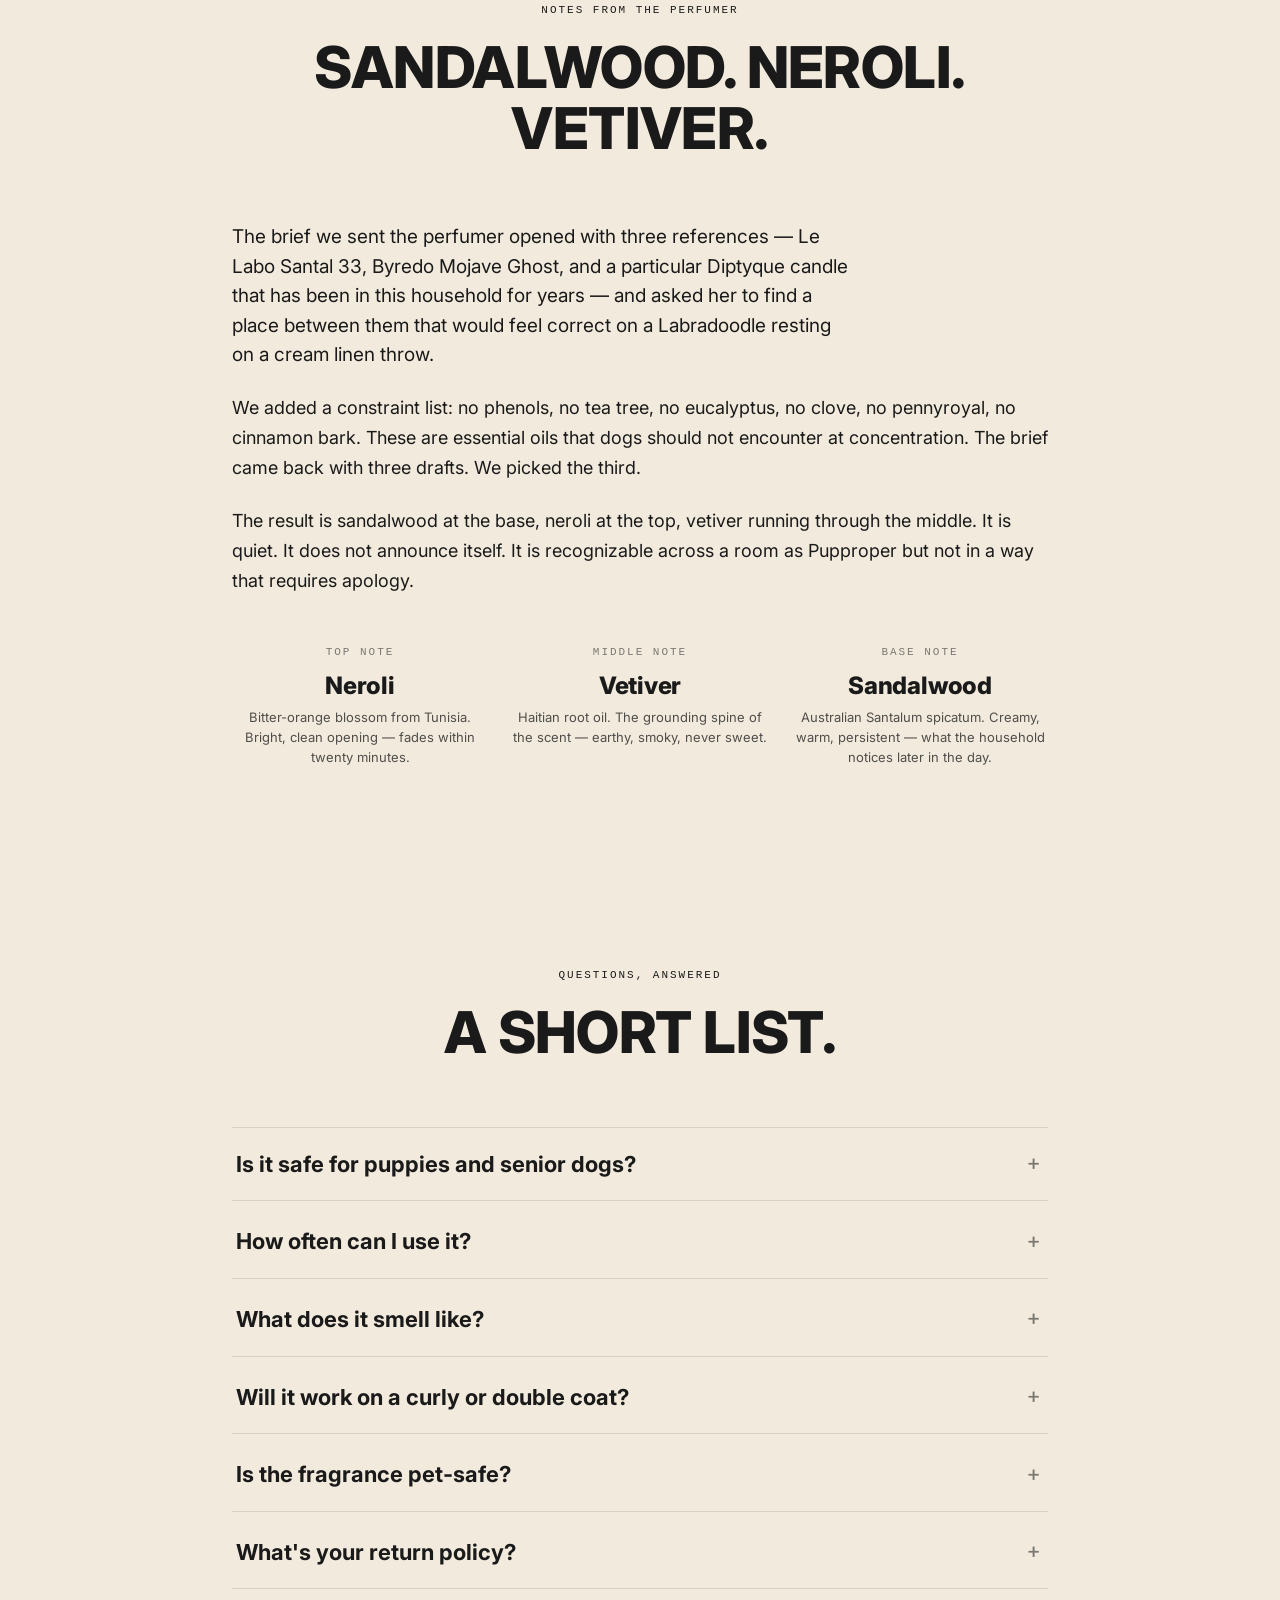
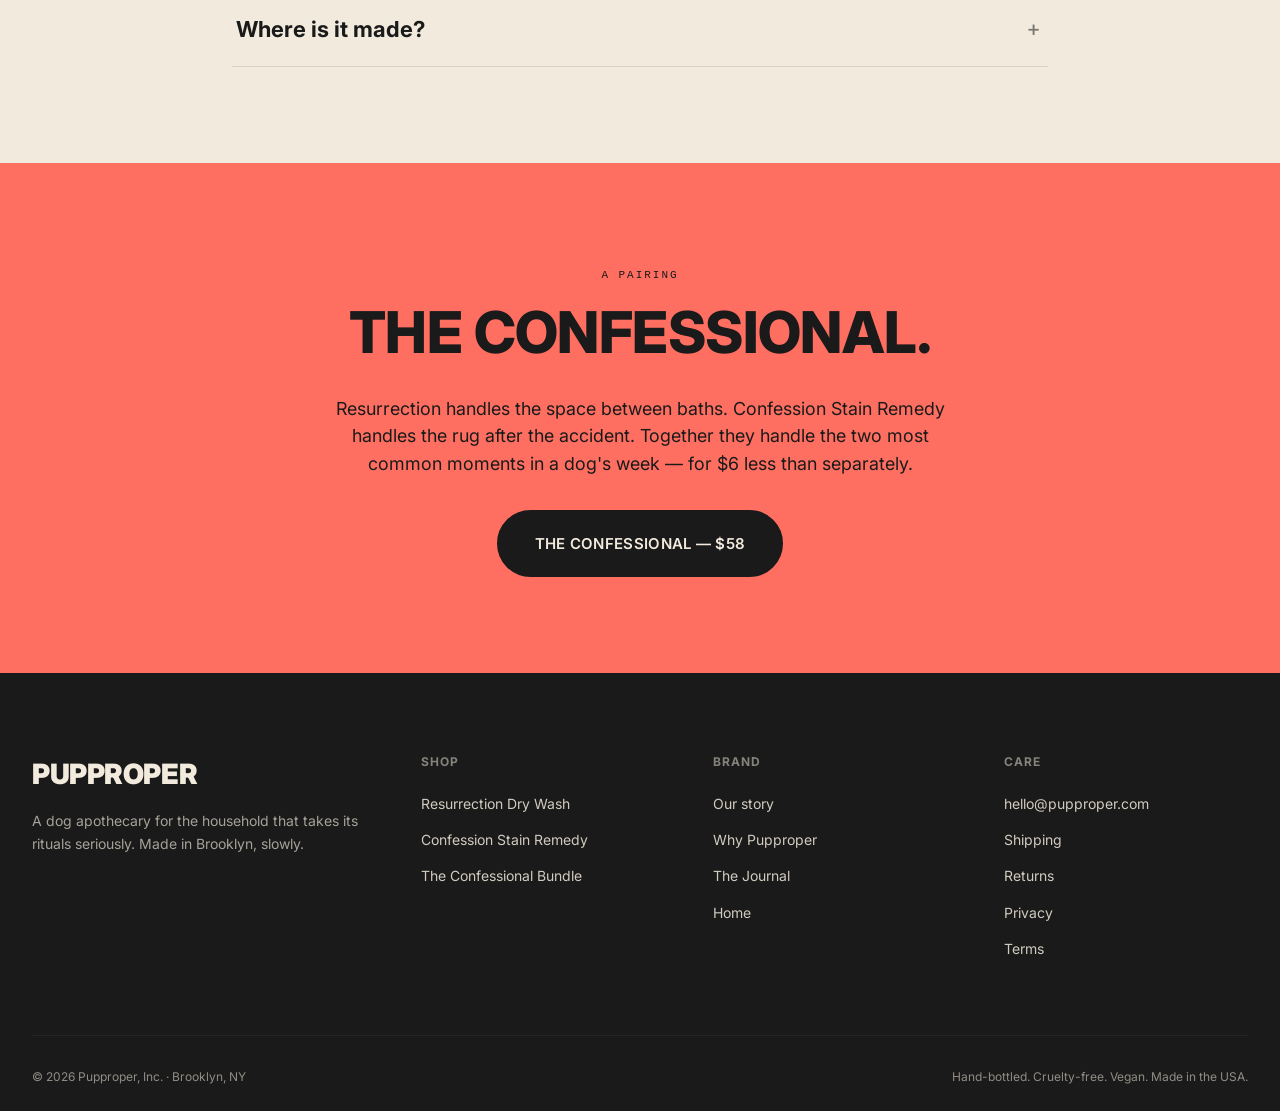
<file: pages/resurrection.html>
<!DOCTYPE html>
<html lang="en">
<head>
  <meta charset="UTF-8" />
  <meta name="viewport" content="width=device-width, initial-scale=1.0" />
  <title>Resurrection Dry Wash — Pupproper | Premium Waterless Dog Shampoo</title>
  <meta name="description" content="A waterless coat refresher developed with a perfumer and a board-certified veterinary dermatologist. Sandalwood, neroli, vetiver. 6 fl oz amber glass. 14 ingredients, each named. $36." />
  <meta name="keywords" content="dry shampoo for dogs, waterless dog shampoo, premium dog grooming, IFRA pet-safe, sandalwood dog spray, between baths spray, Pupproper, vegan dog wash" />
  <link rel="canonical" href="https://pupproper.com/pages/resurrection" />

  <!-- Open Graph -->
  <meta property="og:type" content="product" />
  <meta property="og:url" content="https://pupproper.com/pages/resurrection" />
  <meta property="og:title" content="Resurrection Dry Wash — Pupproper" />
  <meta property="og:description" content="A waterless coat refresher developed with a perfumer and a board-certified veterinary dermatologist. 6 fl oz amber glass. $36." />
  <meta property="og:image" content="https://pupproper.com/images/product/product-v4-modern-coral-bottle.png" />
  <meta property="og:image:width" content="1200" />
  <meta property="og:image:height" content="1200" />
  <meta property="og:site_name" content="Pupproper" />
  <meta property="product:price:amount" content="36.00" />
  <meta property="product:price:currency" content="USD" />

  <!-- Twitter -->
  <meta name="twitter:card" content="summary_large_image" />
  <meta name="twitter:title" content="Resurrection Dry Wash — Pupproper" />
  <meta name="twitter:description" content="For the space between baths. Sandalwood, neroli, vetiver. Six ounces, amber glass." />
  <meta name="twitter:image" content="https://pupproper.com/images/product/product-v4-modern-coral-bottle.png" />

  <link rel="preconnect" href="https://fonts.googleapis.com" />
  <link rel="preconnect" href="https://fonts.gstatic.com" crossorigin />
  <link href="https://fonts.googleapis.com/css2?family=Inter:wght@400;500;600;700;800;900&family=Outfit:wght@400;500;600;700;800;900&family=JetBrains+Mono:wght@500;600&display=swap" rel="stylesheet" />
  <link rel="stylesheet" href="../assets/css/main.css" />
  <link rel="stylesheet" href="../assets/css/mobile-pass.css" />

  <!-- JSON-LD: Product schema -->
  <script type="application/ld+json">
  {
    "@context": "https://schema.org/",
    "@type": "Product",
    "name": "Resurrection Dry Wash",
    "image": [
      "https://pupproper.com/images/product/product-v4-modern-coral-bottle.png",
      "https://pupproper.com/images/product/product-v5-resurrection-in-hand-mist.png",
      "https://pupproper.com/images/product/product-v6-resurrection-back-label.png"
    ],
    "description": "A waterless coat refresher developed with a perfumer and a board-certified veterinary dermatologist. Rice starch, colloidal oatmeal, kaolin clay, plus a bespoke sandalwood–neroli–vetiver fragrance. 14 ingredients, each named on the bottle. 6 fl oz amber glass.",
    "sku": "PP-RES-001",
    "mpn": "PP-RES-001",
    "brand": { "@type": "Brand", "name": "Pupproper" },
    "category": "Pet Grooming > Dog Shampoo > Dry Shampoo",
    "audience": { "@type": "PeopleAudience", "audienceType": "Dog owners" },
    "additionalProperty": [
      { "@type": "PropertyValue", "name": "Volume", "value": "6 fl oz / 177 mL" },
      { "@type": "PropertyValue", "name": "Form", "value": "Waterless mist spray" },
      { "@type": "PropertyValue", "name": "Fragrance", "value": "Sandalwood, neroli, vetiver" },
      { "@type": "PropertyValue", "name": "Pet-safe", "value": "IFRA Category 5A compliant" }
    ],
    "offers": {
      "@type": "Offer",
      "url": "https://pupproper.com/pages/resurrection",
      "priceCurrency": "USD",
      "price": "36.00",
      "availability": "https://schema.org/InStock",
      "itemCondition": "https://schema.org/NewCondition",
      "seller": { "@type": "Organization", "name": "Pupproper, Inc." }
    }
  }
  </script>

  <!-- JSON-LD: Breadcrumb -->
  <script type="application/ld+json">
  {
    "@context": "https://schema.org",
    "@type": "BreadcrumbList",
    "itemListElement": [
      { "@type": "ListItem", "position": 1, "name": "Pupproper", "item": "https://pupproper.com/" },
      { "@type": "ListItem", "position": 2, "name": "Resurrection Dry Wash", "item": "https://pupproper.com/pages/resurrection" }
    ]
  }
  </script>
</head>
<body data-pdp="resurrection">

  <header class="site-header">
    <div class="container site-header__inner">
      <a href="../index.html" class="site-header__logo">PUPPROPER</a>
        <button class="nav-toggle" aria-label="Open menu" aria-expanded="false" aria-controls="nav-drawer"><span class="nav-toggle__bar"></span><span class="nav-toggle__bar"></span><span class="nav-toggle__bar"></span></button>
      <nav class="site-nav">
        <a href="resurrection.html">Resurrection</a>
        <a href="confession.html">Confession</a>
        <a href="the-confessional.html">The Bundle</a>
        <a href="comparison.html">Compare</a>
        <a href="journal.html">Journal</a>
        <a href="about.html">About</a>
        <a href="#" class="site-nav__cart">Cart · 0</a>
      </nav>
    </div>
  </header>

  <main class="container">

    <!-- PDP -->
    <section class="pdp">
      <div class="pdp__gallery">
        <img src="../../images/product/product-v4-modern-coral-bottle.png" alt="Resurrection Dry Wash bottle — front" loading="eager" />
        <video class="pdp__video"
               autoplay muted loop playsinline preload="metadata"
               poster="../images/_approved/video/_web/web-v8-clip-4-resurrection-rotation-9x16-5s-poster.jpg"
               aria-label="Resurrection bottle slowly rotating in warm window light">
          <source src="../images/_approved/video/_web/web-v8-clip-4-resurrection-rotation-9x16-5s.mp4" type="video/mp4">
          <img src="../../images/creative/creative-v8-resurrection-in-use-web.png" alt="Resurrection mid-mist on Labradoodle" />
        </video>
        <img src="../../images/product/product-v5-resurrection-in-hand-mist.png" alt="Resurrection in hand with mist" loading="lazy" />
        <img src="../../images/product/product-v6-resurrection-back-label.png" alt="Resurrection back label — full ingredient list" loading="lazy" />
        <img src="../../images/creative/creative-v3-lifestyle-bathroom.png" alt="Resurrection on marble bathroom counter" loading="lazy" />
        <img src="../../images/creative/creative-v4-unboxing-tissue.png" alt="Resurrection being lifted from cream tissue paper inside the FSC carton" loading="lazy" />
        <img src="../../images/creative/creative-v4-ingredient-flatlay.png" alt="Resurrection ingredients flatlay — rice, oats, sandalwood, neroli, vetiver, glycerin" loading="lazy" />
      </div>

      <aside class="pdp__info">
        <p class="mono pdp__breadcrumb">SKU 01 · CORAL · A DOG APOTHECARY</p>
        <h1 class="display pdp__name">Resurrection Dry Wash</h1>
        <p class="pdp__sub">A waterless coat refresher developed with a perfumer and a board-certified veterinary dermatologist.</p>

        <div class="pdp__price-row">
          <span class="pdp__price">$36</span>
          <span class="pdp__size">6 fl oz · 177 mL</span>
        </div>

        <div class="pdp__purchase">
          <button class="btn btn--lg btn--block" data-buy="resurrection">Add to bag — $36</button>
          <button class="btn btn--outline btn--block" data-buy="resurrection">Subscribe & save 15% — every 60 days</button>
        </div>

        <div class="pdp__detail">
          <p class="pdp__detail-title">The ritual</p>
          <p class="pdp__detail-body">A thirty-second ritual for the space between baths. Apply along the spine, between the second and third bath of the week, and work outward with a wide-tooth comb. The mist absorbs into the coat, lifts the surface, and leaves a scent the household notices when the dog walks past on the couch.</p>
        </div>

        <div class="pdp__detail">
          <p class="pdp__detail-title">What's inside</p>
          <ul class="pdp__list">
            <li><strong>Rice starch &amp; colloidal oatmeal</strong> — cleanses without water; supports the coat barrier.</li>
            <li><strong>Aloe vera juice &amp; panthenol</strong> — leaves the coat soft, never sticky.</li>
            <li><strong>Probiotic ferment lysate</strong> — supports the coat's natural microbiome.</li>
            <li><strong>Bespoke fragrance</strong> — sandalwood, neroli, vetiver. Built with an independent perfumer on a brief that began with Le Labo Santal 33.</li>
          </ul>
        </div>

        <div class="pdp__detail">
          <p class="pdp__detail-title">Full ingredient list (as printed on the bottle)</p>
          <p class="pdp__ingredients">Aqua, Oryza sativa (rice) starch, Glycerin, Avena sativa (oat) kernel flour, Kaolin, Polysorbate 20, Aloe barbadensis leaf juice, Lactobacillus ferment lysate, Parfum, Centella asiatica extract, Caprylhydroxamic acid, Glyceryl caprylate, Panthenol, Citric acid.</p>
          <p class="mono" style="opacity: 0.55; margin-top: 8px;">14 ingredients. Each named. None hidden.</p>
        </div>

        <div class="pdp__detail">
          <p class="pdp__detail-title">How to use</p>
          <ol class="pdp__list" style="list-style: decimal;">
            <li>Hold bottle approximately 15 cm from coat.</li>
            <li>Mist along the spine. Work outward with a wide-tooth comb.</li>
            <li>Allow thirty seconds to absorb.</li>
            <li>Resume the afternoon.</li>
          </ol>
        </div>

        <div class="pdp__detail">
          <p class="pdp__detail-title">Pet safety</p>
          <p class="pdp__detail-body">Free of phenols, tea tree, eucalyptus, pennyroyal, wintergreen, citronella, and the other essential oils dogs should not encounter. IFRA pet-topical compliant. For external use on dogs only. Avoid eyes.</p>
        </div>
      </aside>
    </section>

  </main>

  <!-- WHY IT EXISTS -->
  <section class="section bg-coral">
    <div class="container text-center">
      <p class="mono section__eyebrow">Why it exists</p>
      <h2 class="display section__title">Dry shampoo that doesn't smell like a science experiment.</h2>
      <p class="section__lede mt-md">Pet dry shampoo has been culturally undervalued for fifty years. Resurrection is what would have existed if anyone had bothered to put a perfumer, a veterinary dermatologist, and a designer in the same room.</p>
    </div>
  </section>

  <!-- HOW IT WORKS — mechanism -->
  <section class="section bg-cream">
    <div class="container">
      <div class="text-center">
        <p class="mono section__eyebrow">How it works</p>
        <h2 class="display section__title">Three actions, thirty seconds.</h2>
        <p class="section__lede mt-md" style="margin-left: auto; margin-right: auto;">Resurrection isn't a perfume that pretends to clean. It's a cleanser engineered to lift and absorb at the coat's surface, then leave the kind of scent you'd notice on yourself.</p>
      </div>
      <div class="values" style="border-top: none; border-bottom: none; padding-top: 48px;">
        <div class="value">
          <h3 class="value__title">01 — Lift</h3>
          <p class="value__copy">Rice starch and kaolin clay draw oils and odor molecules to the coat's surface. Microns thick. No water needed.</p>
        </div>
        <div class="value">
          <h3 class="value__title">02 — Condition</h3>
          <p class="value__copy">Colloidal oatmeal, aloe juice, panthenol, and a botanical probiotic complex restore softness while you comb.</p>
        </div>
        <div class="value">
          <h3 class="value__title">03 — Linger</h3>
          <p class="value__copy">The bespoke fragrance — sandalwood, neroli, vetiver — settles into the coat as a quiet trail, not an announcement.</p>
        </div>
      </div>
    </div>
  </section>

  <!-- INGREDIENT TRANSPARENCY — rich cards -->
  <section class="section container">
    <div class="text-center">
      <p class="mono section__eyebrow">Ingredient transparency</p>
      <h2 class="display section__title">Fourteen ingredients. Each one named.</h2>
      <p class="section__lede mt-md" style="margin-left: auto; margin-right: auto;">Every ingredient appears on the bottle in standard INCI nomenclature. No proprietary blends. No "fragrance" line hiding twenty synthetics. The list below is the list on the label.</p>
    </div>
    <div class="card-grid" style="margin-top: 48px;">
      <div class="card">
        <p class="mono" style="opacity: 0.55; margin-bottom: 8px;">The Absorbents</p>
        <h3 class="headline" style="font-size: 22px; margin-bottom: 8px;">Rice starch · Colloidal oatmeal · Kaolin clay</h3>
        <p class="value__copy">The three ingredients that do the cleansing work. Rice and oatmeal lift oils; kaolin gives the mist its body without leaving residue.</p>
      </div>
      <div class="card">
        <p class="mono" style="opacity: 0.55; margin-bottom: 8px;">The Conditioners</p>
        <h3 class="headline" style="font-size: 22px; margin-bottom: 8px;">Aloe vera · Panthenol · Glycerin · Centella asiatica</h3>
        <p class="value__copy">Plant-derived emollients and a botanical extract that leave the coat soft, never sticky.</p>
      </div>
      <div class="card">
        <p class="mono" style="opacity: 0.55; margin-bottom: 8px;">The Microbiome</p>
        <h3 class="headline" style="font-size: 22px; margin-bottom: 8px;">Lactobacillus ferment lysate</h3>
        <p class="value__copy">A plant-fermented probiotic complex that supports the coat's natural barrier between baths.</p>
      </div>
      <div class="card">
        <p class="mono" style="opacity: 0.55; margin-bottom: 8px;">The Scent</p>
        <h3 class="headline" style="font-size: 22px; margin-bottom: 8px;">Bespoke fragrance — sandalwood, neroli, vetiver</h3>
        <p class="value__copy">Developed with an independent perfumer on a brief that began with Le Labo Santal 33 and ended somewhere quieter. IFRA pet-topical compliant.</p>
      </div>
      <div class="card">
        <p class="mono" style="opacity: 0.55; margin-bottom: 8px;">The Preservation</p>
        <h3 class="headline" style="font-size: 22px; margin-bottom: 8px;">Geogard ECT</h3>
        <p class="value__copy">EWG-approved, paraben-free preservation system that protects the formula for 36 months.</p>
      </div>
      <div class="card">
        <p class="mono" style="opacity: 0.55; margin-bottom: 8px;">Never included</p>
        <h3 class="headline" style="font-size: 22px; margin-bottom: 8px;">No tea tree. No eucalyptus. No phenols.</h3>
        <p class="value__copy">Free of the sixteen essential oils dogs should not encounter. No parabens, sulfates, phthalates, silicones, or artificial colors.</p>
      </div>
    </div>
  </section>

  <!-- COMPARISON ROW -->
  <section class="section container" style="padding-top: 0;">
    <div class="text-center">
      <p class="mono section__eyebrow">Why it's different</p>
      <h2 class="display section__title">Same dog. Different shelf.</h2>
    </div>
    <table class="compare">
      <thead>
        <tr>
          <th></th>
          <th class="compare__highlight">Resurrection</th>
          <th>The drugstore aisle, typical</th>
        </tr>
      </thead>
      <tbody>
        <tr><td>Perfumer-developed signature scent</td><td class="compare__highlight yes">Yes</td><td class="no">Stock fragrance compound</td></tr>
        <tr><td>Veterinary-dermatologist clean</td><td class="compare__highlight yes">Yes</td><td class="no">Unverified</td></tr>
        <tr><td>IFRA pet-topical compliance</td><td class="compare__highlight yes">Yes — Category 5A</td><td class="no">Rarely disclosed</td></tr>
        <tr><td>Fully disclosed ingredient list</td><td class="compare__highlight yes">14, each named</td><td class="no">Often 20+, "fragrance" line opaque</td></tr>
        <tr><td>Silent fine-mist atomizer</td><td class="compare__highlight yes">Pump spray, no propellant</td><td class="no">Usually aerosol</td></tr>
        <tr><td>Amber glass + matte aluminum</td><td class="compare__highlight yes">Yes</td><td class="no">Plastic</td></tr>
        <tr><td>A bottle you'd display</td><td class="compare__highlight yes">Yes</td><td class="no">Designed to hide</td></tr>
        <tr><td>Price per oz</td><td class="compare__highlight">$6.00</td><td>$0.80 – $1.50</td></tr>
      </tbody>
    </table>
    <div class="text-center mt-md">
      <a href="comparison.html" class="btn btn--outline">See the full comparison</a>
    </div>
  </section>

  <!-- THE DOCUMENT — bottle/site parity, premium editorial (v4 Bauhaus document framing) -->
  <section class="section container">
    <div class="text-center">
      <p class="mono section__eyebrow">Document № 01 — The label</p>
      <h2 class="display section__title">The bottle, transcribed.</h2>
      <p class="section__lede mt-md" style="margin-left: auto; margin-right: auto;">Apothecary work is judged by what is named, in what order, and with what restraint. The text below appears, verbatim and unedited, on the bottle that will arrive at your door — front, reverse, ingredient list, instruction, footer. Read it here. Read it again on the bottle. We have set the bar this way on purpose.</p>
    </div>

    <div class="card-grid" style="margin-top: 64px;">
      <div class="card" style="background: var(--coral); color: var(--ink);">
        <p class="mono" style="opacity: 0.65; margin-bottom: 4px;">A — FRONT</p>
        <p class="mono" style="font-size: 9px; letter-spacing: 0.18em; opacity: 0.5; margin-bottom: 22px;">SECTION I · IDENTIFICATION</p>
        <h3 class="headline" style="font-size: 32px; letter-spacing: -0.005em; margin-bottom: 8px;">PUPPROPER</h3>
        <p class="mono" style="font-size: 10px; letter-spacing: 0.18em; opacity: 0.78;">A DOG APOTHECARY · EST 2026 · NEW YORK</p>
        <div style="margin: 28px 0; padding: 24px 0; border-top: 1px solid rgba(26,26,26,0.18); border-bottom: 1px solid rgba(26,26,26,0.18);">
          <h4 class="headline" style="font-size: 22px; line-height: 1.1; margin-bottom: 12px;">RESURRECTION DRY WASH</h4>
          <p style="font-style: italic; font-size: 17px; margin: 0;">For the space between baths.</p>
        </div>
        <p class="mono" style="font-size: 10px; letter-spacing: 0.18em; opacity: 0.7;">WATERLESS · RICE STARCH · COLLOIDAL OATMEAL · 6 FL OZ ~ 177 ML</p>
      </div>

      <div class="card" style="background: var(--coral); color: var(--ink);">
        <p class="mono" style="opacity: 0.65; margin-bottom: 4px;">B — REVERSE</p>
        <p class="mono" style="font-size: 9px; letter-spacing: 0.18em; opacity: 0.5; margin-bottom: 22px;">SECTION II · COMPOSITION</p>
        <p style="font-size: 14px; line-height: 1.6;">Aqua, Oryza sativa (rice) starch, Glycerin, Avena sativa (oat) kernel flour, Kaolin, Polysorbate 20, Aloe barbadensis leaf juice, Lactobacillus ferment lysate, Parfum, Centella asiatica extract, Caprylhydroxamic acid, Glyceryl caprylate, Panthenol, Citric acid.</p>
        <p style="font-style: italic; margin-top: 22px; opacity: 0.85; font-size: 15px; line-height: 1.5;">Fourteen ingredients. Named, in order of concentration. Nothing else.</p>
      </div>

      <div class="card" style="background: var(--coral); color: var(--ink);">
        <p class="mono" style="opacity: 0.65; margin-bottom: 4px;">C — REVERSE</p>
        <p class="mono" style="font-size: 9px; letter-spacing: 0.18em; opacity: 0.5; margin-bottom: 22px;">SECTION III · METHOD</p>
        <p style="font-size: 15px; line-height: 1.55; margin-bottom: 18px;">Mist along the spine. Work outward with a wide-tooth comb. Allow thirty seconds to absorb. Resume the afternoon.</p>
        <p style="font-style: italic; font-size: 13px; opacity: 0.7; line-height: 1.5;">For dogs only. External use only. Avoid eyes. Test a small area before first use.</p>
        <div style="margin-top: 28px; padding-top: 18px; border-top: 1px solid rgba(26,26,26,0.18);">
          <p class="mono" style="font-size: 9px; letter-spacing: 0.18em; opacity: 0.65;">PUPPROPER, INC. · BROOKLYN, NY</p>
          <p class="mono" style="font-size: 9px; letter-spacing: 0.18em; opacity: 0.65; margin-top: 4px;">HELLO@PUPPROPER.COM</p>
          <p class="mono" style="font-size: 9px; letter-spacing: 0.18em; opacity: 0.65; margin-top: 12px;">MADE IN THE USA · CRUELTY-FREE · VEGAN · PLANT-DERIVED</p>
        </div>
      </div>
    </div>
  </section>

  <!-- NOTES FROM THE PERFUMER -->
  <section class="section bg-cream">
    <div class="container">
      <div class="container-sm">
        <div class="text-center mb-lg">
          <p class="mono section__eyebrow">Notes from the perfumer</p>
          <h2 class="display section__title">Sandalwood. Neroli. Vetiver.</h2>
        </div>
        <p class="section__lede" style="font-size: 19px;">The brief we sent the perfumer opened with three references — Le Labo Santal 33, Byredo Mojave Ghost, and a particular Diptyque candle that has been in this household for years — and asked her to find a place between them that would feel correct on a Labradoodle resting on a cream linen throw.</p>
        <p style="margin-top: 24px; font-size: 18px; line-height: 1.65;">We added a constraint list: no phenols, no tea tree, no eucalyptus, no clove, no pennyroyal, no cinnamon bark. These are essential oils that dogs should not encounter at concentration. The brief came back with three drafts. We picked the third.</p>
        <p style="margin-top: 24px; font-size: 18px; line-height: 1.65;">The result is sandalwood at the base, neroli at the top, vetiver running through the middle. It is quiet. It does not announce itself. It is recognizable across a room as Pupproper but not in a way that requires apology.</p>

        <div style="margin-top: 48px; display: grid; grid-template-columns: repeat(3, 1fr); gap: 24px;">
          <div class="card" style="text-align: center;">
            <p class="mono" style="opacity: 0.55; margin-bottom: 12px;">TOP NOTE</p>
            <h3 class="headline" style="font-size: 24px;">Neroli</h3>
            <p style="font-size: 13px; margin-top: 8px; opacity: 0.75;">Bitter-orange blossom from Tunisia. Bright, clean opening — fades within twenty minutes.</p>
          </div>
          <div class="card" style="text-align: center;">
            <p class="mono" style="opacity: 0.55; margin-bottom: 12px;">MIDDLE NOTE</p>
            <h3 class="headline" style="font-size: 24px;">Vetiver</h3>
            <p style="font-size: 13px; margin-top: 8px; opacity: 0.75;">Haitian root oil. The grounding spine of the scent — earthy, smoky, never sweet.</p>
          </div>
          <div class="card" style="text-align: center;">
            <p class="mono" style="opacity: 0.55; margin-bottom: 12px;">BASE NOTE</p>
            <h3 class="headline" style="font-size: 24px;">Sandalwood</h3>
            <p style="font-size: 13px; margin-top: 8px; opacity: 0.75;">Australian Santalum spicatum. Creamy, warm, persistent — what the household notices later in the day.</p>
          </div>
        </div>
      </div>
    </div>
  </section>

  <!-- FAQ ACCORDION -->
  <section class="section bg-cream">
    <div class="container">
      <div class="container-sm">
        <div class="text-center mb-lg">
          <p class="mono section__eyebrow">Questions, answered</p>
          <h2 class="display section__title">A short list.</h2>
        </div>
        <div class="faq-list">
          <details class="faq-item">
            <summary>Is it safe for puppies and senior dogs?</summary>
            <p>Yes. Resurrection is pH-balanced for canine skin (6.0–7.5) and formulated with ingredients on the standard pet-safe topical list. We recommend a small patch test along the spine before first use on any new dog, and avoiding the eye area regardless of age.</p>
          </details>
          <details class="faq-item">
            <summary>How often can I use it?</summary>
            <p>Up to three times a week is comfortable for most dogs. Resurrection is a coat refresher, not a substitute for the occasional water bath — think of it as the ritual between baths, not the replacement for them.</p>
          </details>
          <details class="faq-item">
            <summary>What does it smell like?</summary>
            <p>Sandalwood at the base, neroli at the top, vetiver running through the middle. Quiet. Closer to a Le Labo or a Diptyque than a pet store. The dog should smell like the household, not like a product.</p>
          </details>
          <details class="faq-item">
            <summary>Will it work on a curly or double coat?</summary>
            <p>Yes. We formulated for thick, curly, and double-coated dogs specifically — the viscosity is higher than most waterless sprays so the formula actually reaches the undercoat rather than evaporating at the surface.</p>
          </details>
          <details class="faq-item">
            <summary>Is the fragrance pet-safe?</summary>
            <p>The fragrance is IFRA Category 5A compliant (the standard for leave-on topicals) and excludes every essential oil on the canine-toxic list — no tea tree, eucalyptus, pennyroyal, wintergreen, pine, cinnamon bark, clove, citronella, sweet birch, anise, calamus, sassafras, or tansy.</p>
          </details>
          <details class="faq-item">
            <summary>What's your return policy?</summary>
            <p>Thirty days. If Resurrection doesn't earn its place on your shelf, send the bottle back — full or half-empty — and we'll refund the order. No questions, no restocking fee.</p>
          </details>
          <details class="faq-item">
            <summary>Where is it made?</summary>
            <p>Hand-bottled in Brooklyn in small batches for the launch run. Production will move to a USA contract formulator (cGMP, ISO 22716) once we cross our first thousand units.</p>
          </details>
        </div>
      </div>
    </div>
  </section>

  <!-- CROSS-SELL — pair with Confession -->
  <section class="section bg-coral">
    <div class="container">
      <div class="text-center">
        <p class="mono section__eyebrow">A pairing</p>
        <h2 class="display section__title">The Confessional.</h2>
        <p class="section__lede mt-md" style="margin-left: auto; margin-right: auto;">Resurrection handles the space between baths. Confession Stain Remedy handles the rug after the accident. Together they handle the two most common moments in a dog's week — for $6 less than separately.</p>
        <a href="the-confessional.html" class="btn btn--lg mt-md" style="background: var(--ink); color: var(--cream);">The Confessional — $58</a>
      </div>
    </div>
  </section>

  <!-- =========================== FOOTER =========================== -->
  <footer class="site-footer">
    <div class="container">
      <div class="site-footer__grid">
        <div class="site-footer__brand">
          <div class="site-footer__logo">PUPPROPER</div>
          <p class="site-footer__lede">A dog apothecary for the household that takes its rituals seriously. Made in Brooklyn, slowly.</p>
        </div>
        <div class="site-footer__col">
          <p class="site-footer__col-title">Shop</p>
          <ul>
            <li><a href="resurrection.html">Resurrection Dry Wash</a></li>
            <li><a href="confession.html">Confession Stain Remedy</a></li>
            <li><a href="the-confessional.html">The Confessional Bundle</a></li>
          </ul>
        </div>
        <div class="site-footer__col">
          <p class="site-footer__col-title">Brand</p>
          <ul>
            <li><a href="about.html">Our story</a></li>
            <li><a href="comparison.html">Why Pupproper</a></li>
            <li><a href="journal.html">The Journal</a></li>
            <li><a href="../index.html">Home</a></li>
          </ul>
        </div>
        <div class="site-footer__col">
          <p class="site-footer__col-title">Care</p>
          <ul>
            <li><a href="mailto:hello@pupproper.com">hello@pupproper.com</a></li>
            <li><a href="#">Shipping</a></li>
            <li><a href="#">Returns</a></li>
            <li><a href="privacy.html">Privacy</a></li>
            <li><a href="terms.html">Terms</a></li>
          </ul>
        </div>
      </div>
      <div class="site-footer__bottom">
        <div>&copy; 2026 Pupproper, Inc. · Brooklyn, NY</div>
        <div>Hand-bottled. Cruelty-free. Vegan. Made in the USA.</div>
      </div>
    </div>
  </footer>

  <!-- Pupproper site config + tracking + checkout -->
  <script src="/assets/js/config.js"></script>
  <script src="/assets/js/tracking.js"></script>
  <script src="/assets/js/checkout.js"></script>

  <!-- Meta Pixel -->
  <script>
  !function(f,b,e,v,n,t,s){if(f.fbq)return;n=f.fbq=function(){n.callMethod?n.callMethod.apply(n,arguments):n.queue.push(arguments)};if(!f._fbq)f._fbq=n;n.push=n;n.loaded=!0;n.version="2.0";n.queue=[];t=b.createElement(e);t.async=!0;t.src=v;s=b.getElementsByTagName(e)[0];s.parentNode.insertBefore(t,s)}(window,document,"script","https://connect.facebook.net/en_US/fbevents.js");
  if(window.PUPPROPER_CONFIG&&window.PUPPROPER_CONFIG.META_PIXEL_ID&&window.PUPPROPER_CONFIG.META_PIXEL_ID.indexOf("REPLACE_ME")!==0){fbq("init",window.PUPPROPER_CONFIG.META_PIXEL_ID);fbq("track","PageView");}
  </script>

  <!-- GA4 -->
  <script>
  (function(){var cfg=window.PUPPROPER_CONFIG||{};if(cfg.GA4_MEASUREMENT_ID&&cfg.GA4_MEASUREMENT_ID.indexOf("REPLACE_ME")!==0){var s=document.createElement('script');s.async=!0;s.src='https://www.googletagmanager.com/gtag/js?id='+cfg.GA4_MEASUREMENT_ID;document.head.appendChild(s);window.dataLayer=window.dataLayer||[];window.gtag=function(){dataLayer.push(arguments)};gtag('js',new Date());gtag('config',cfg.GA4_MEASUREMENT_ID,{send_page_view:!0});}})();
  </script>

  <!-- Plausible -->
  <script>
  (function(){var cfg=window.PUPPROPER_CONFIG||{};if(cfg.PLAUSIBLE_DOMAIN&&cfg.PLAUSIBLE_DOMAIN.indexOf("REPLACE_ME")!==0){var s=document.createElement('script');s.defer=!0;s.setAttribute('data-domain',cfg.PLAUSIBLE_DOMAIN);s.src='https://plausible.io/js/script.js';document.head.appendChild(s);}})();
  </script>
</body>
</html>
</file>
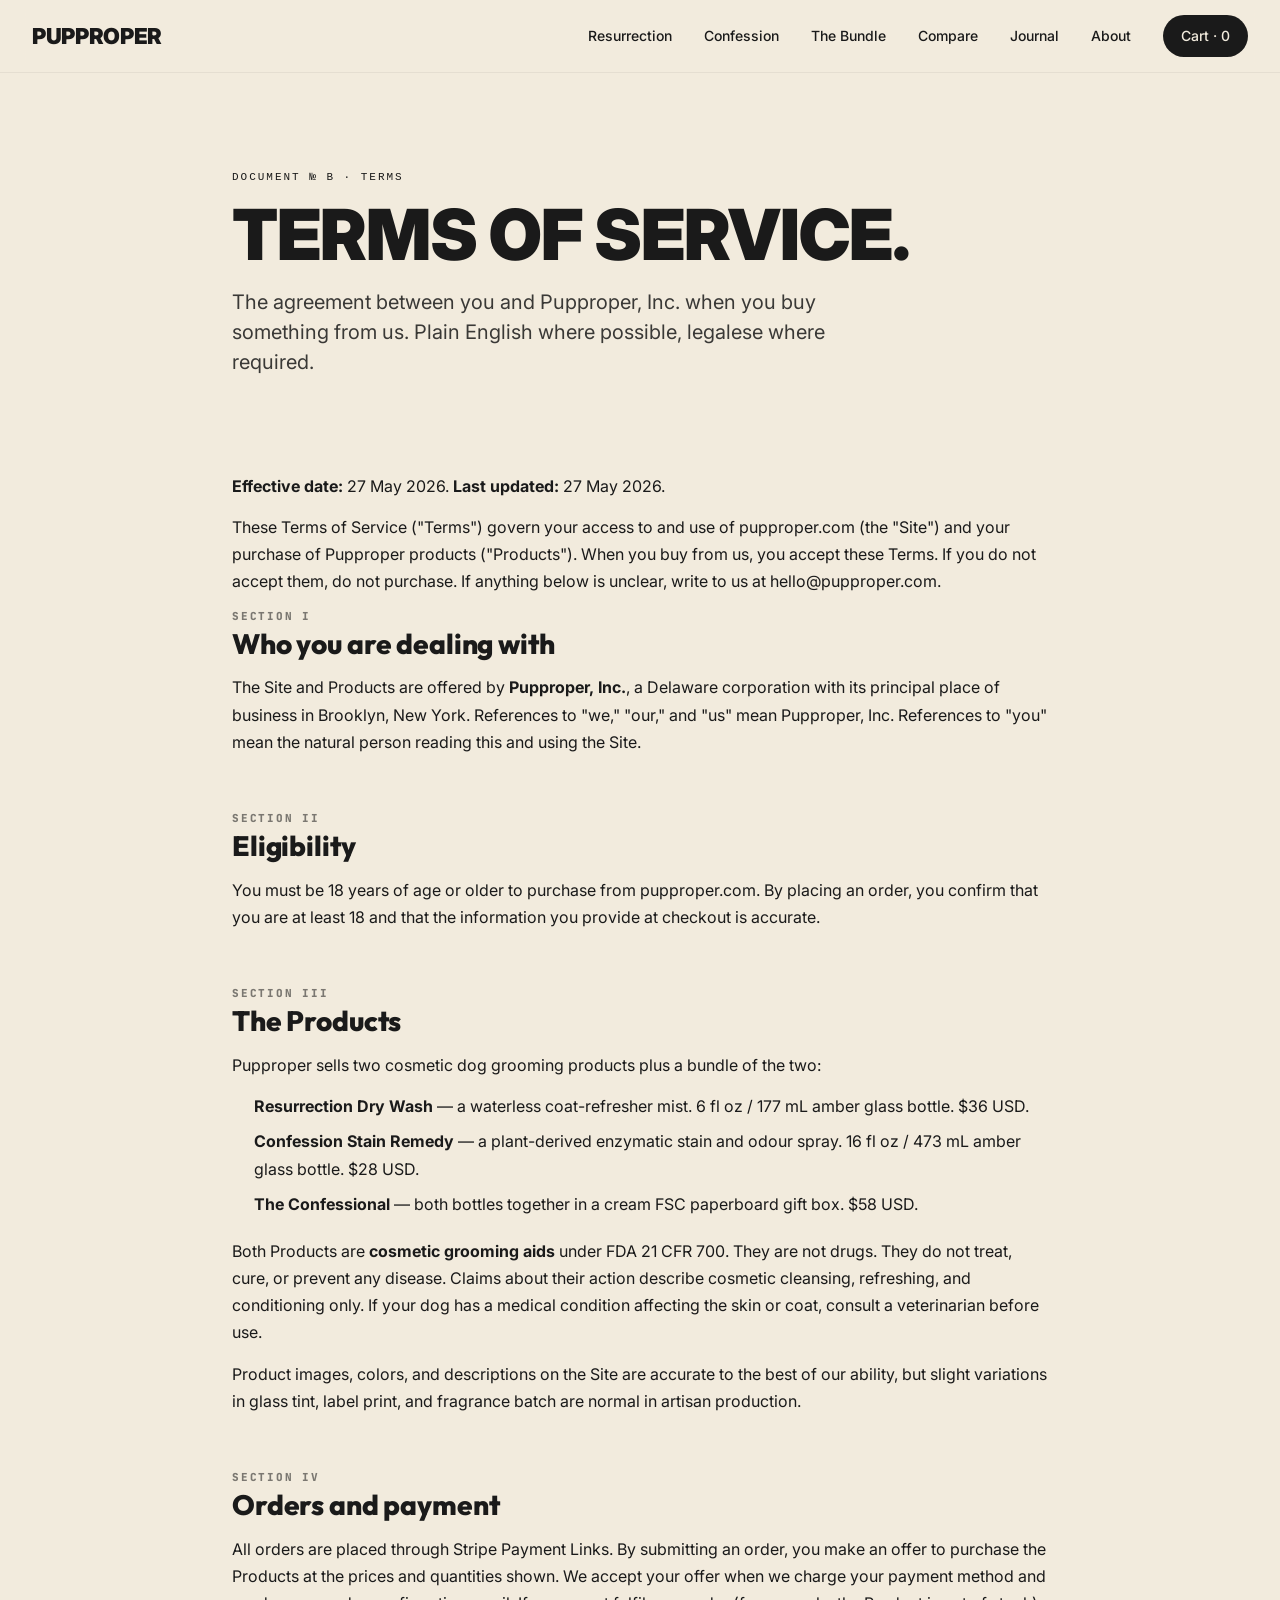
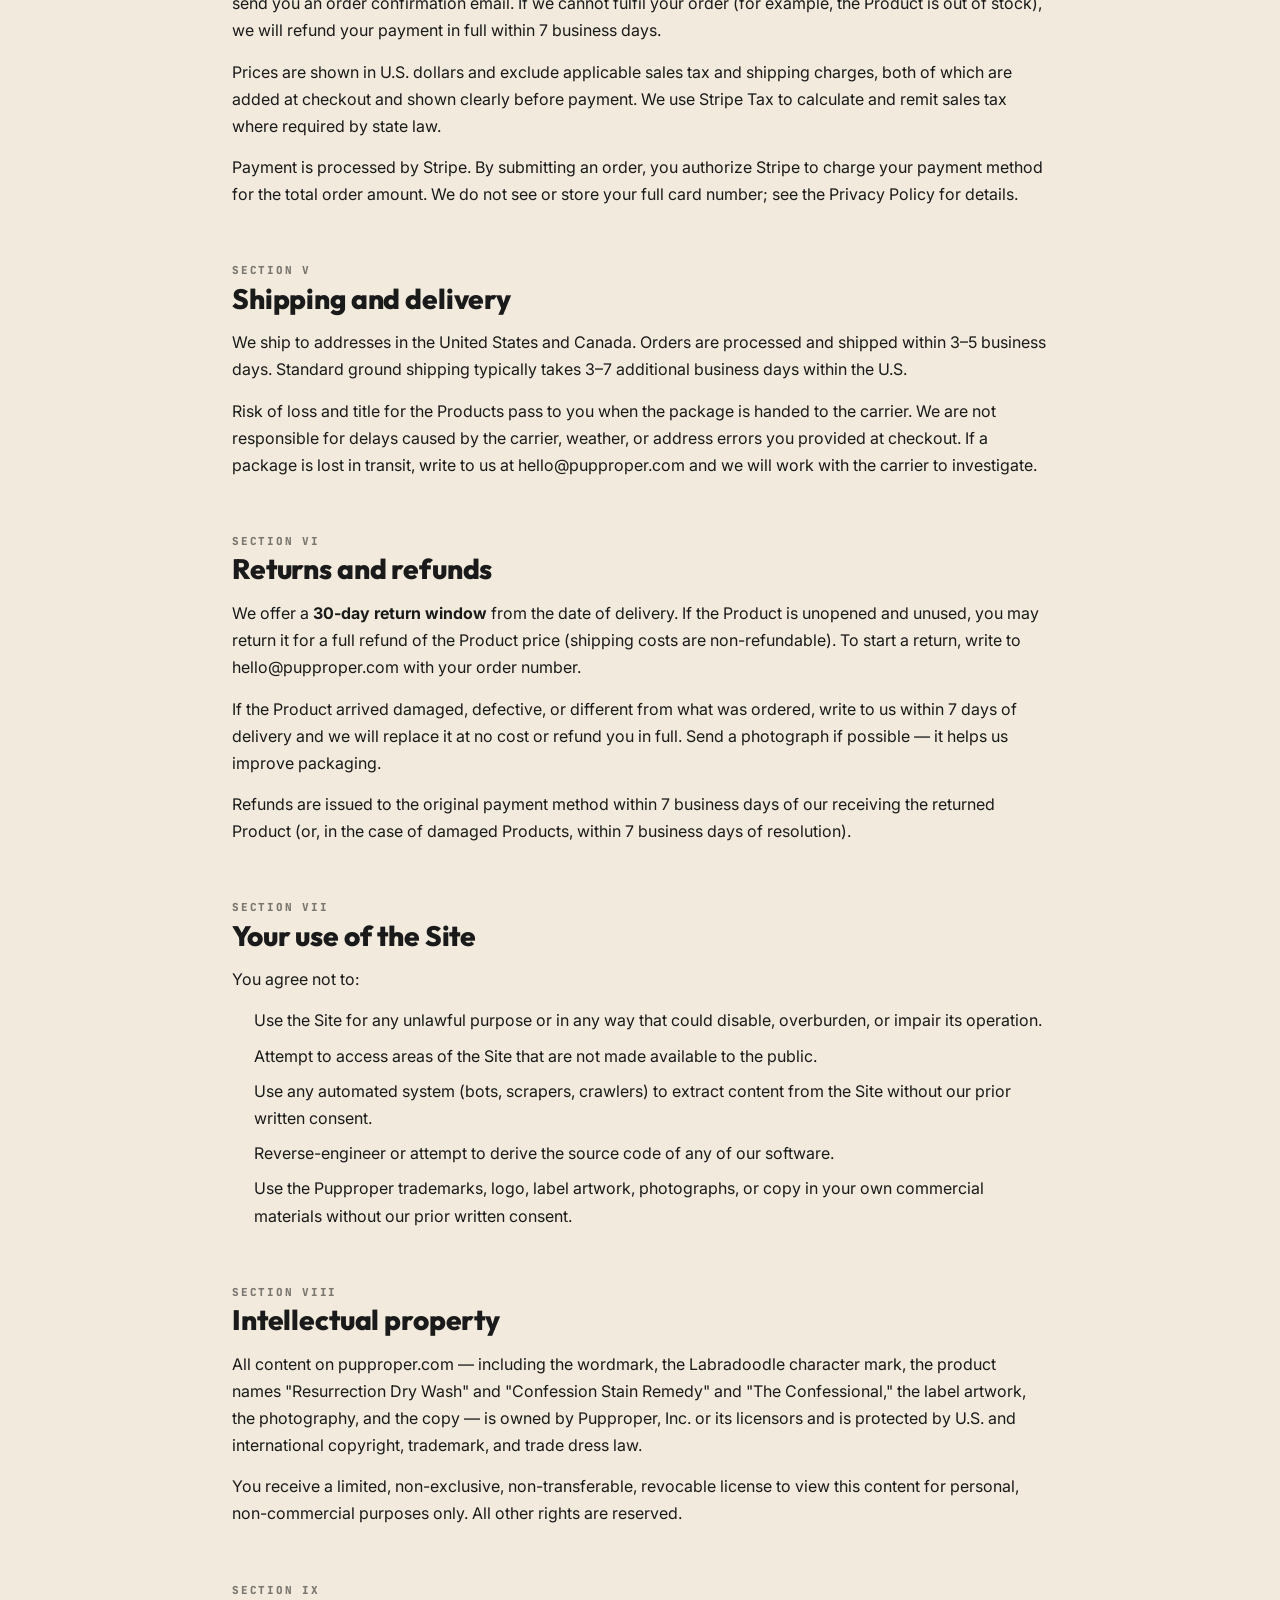
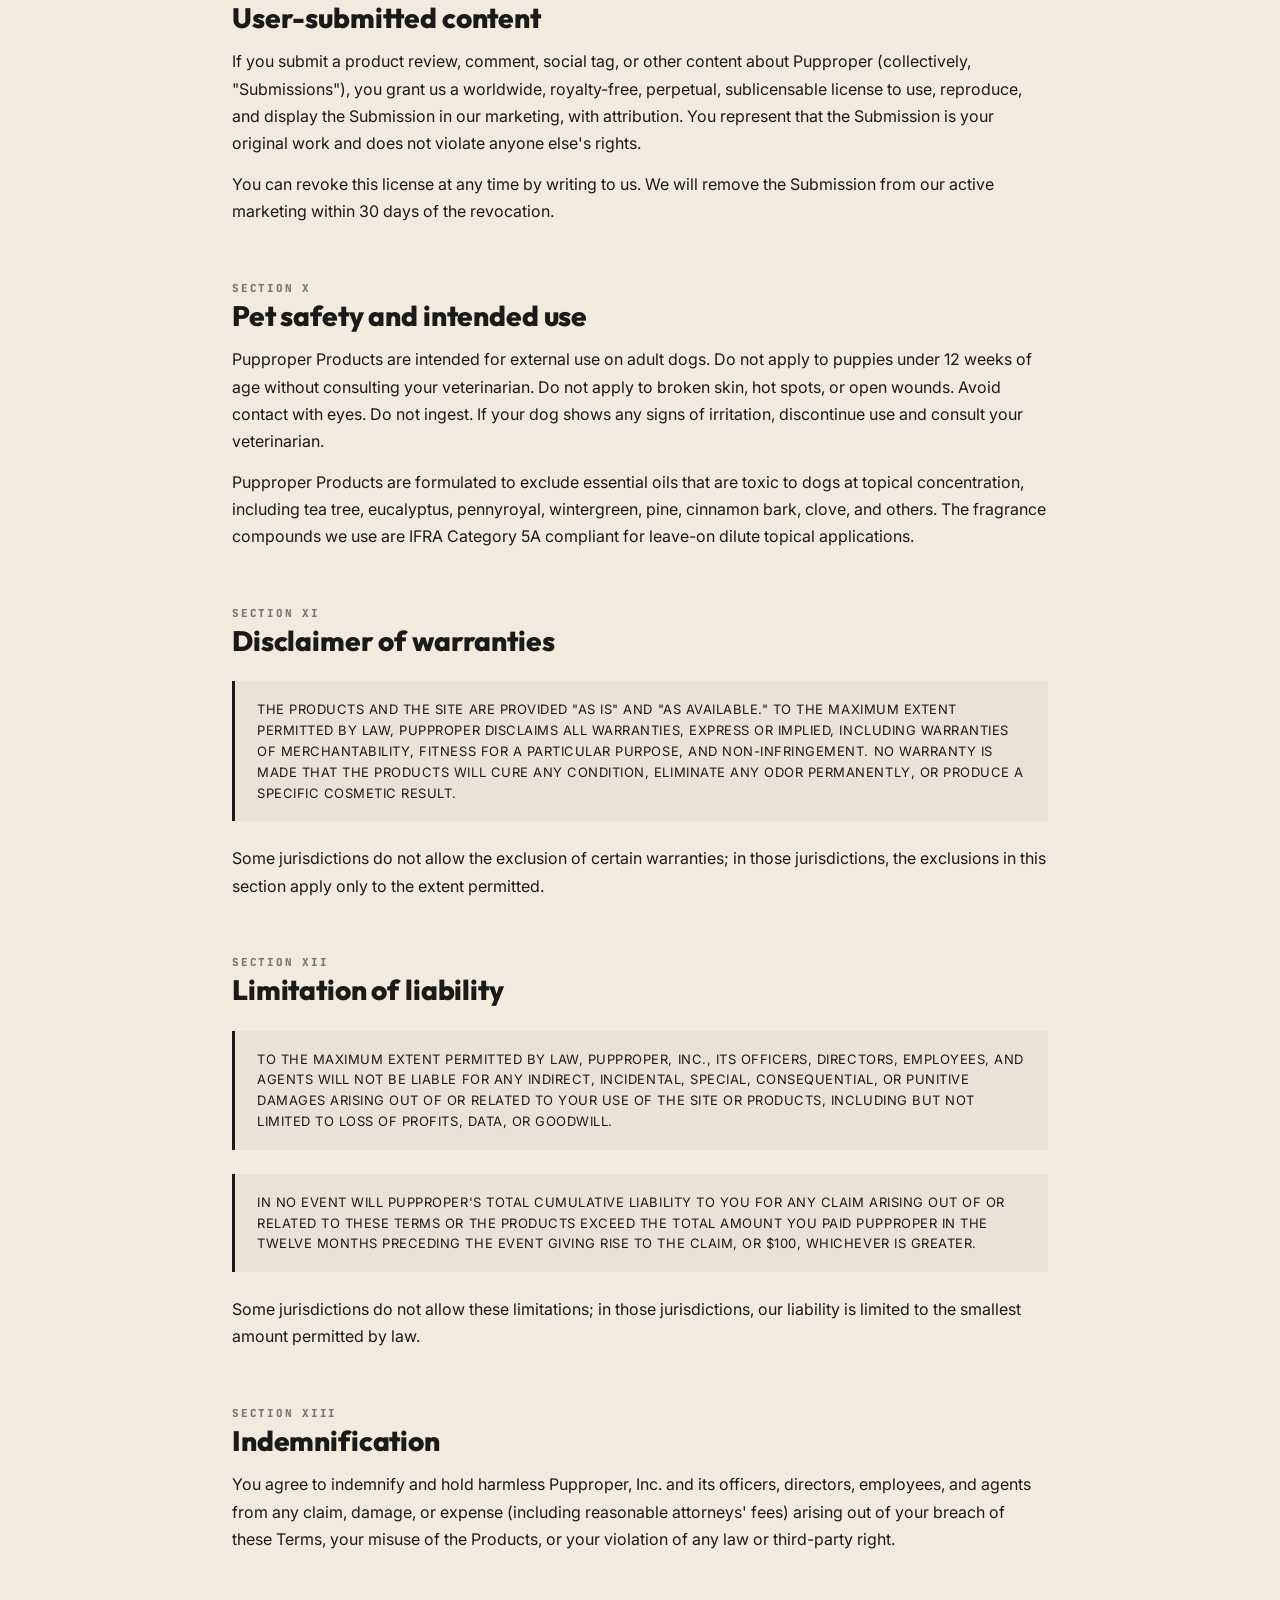
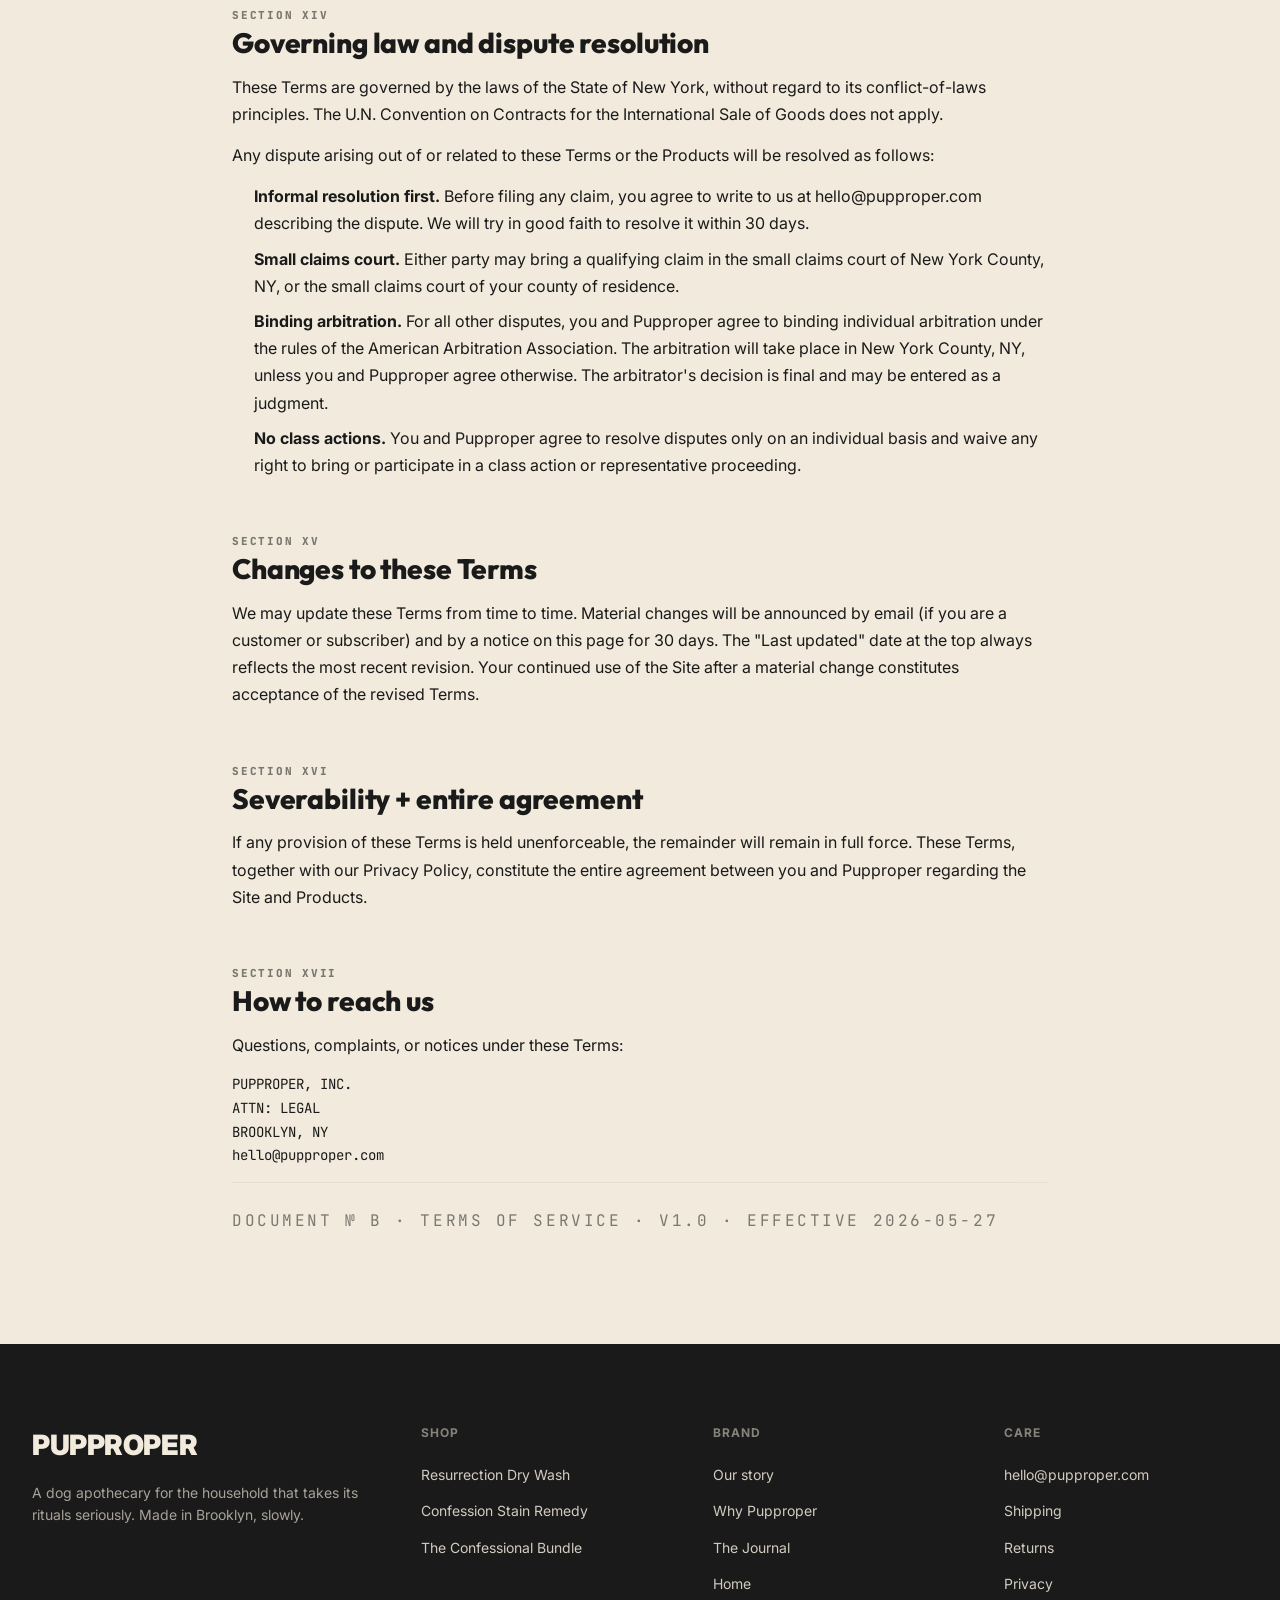
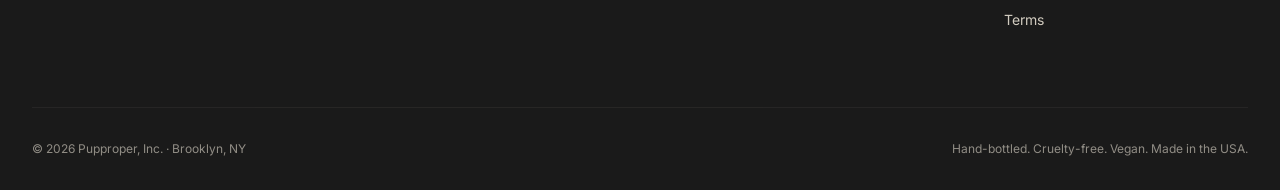
<file: pages/terms.html>
<!DOCTYPE html>
<html lang="en">
<head>
  <meta charset="UTF-8" />
  <meta name="viewport" content="width=device-width, initial-scale=1.0" />
  <title>Terms of Service — Pupproper</title>
  <meta name="description" content="The terms governing the sale of Pupproper products. Written in plain English." />
  <link rel="canonical" href="https://pupproper.com/pages/terms" />
  <meta property="og:type" content="article" />
  <meta property="og:url" content="https://pupproper.com/pages/terms" />
  <meta property="og:title" content="Terms of Service — Pupproper" />
  <meta property="og:description" content="The terms governing your purchase + use of Pupproper products. Plain English." />
  <meta name="twitter:card" content="summary" />
  <link rel="preconnect" href="https://fonts.googleapis.com" />
  <link rel="preconnect" href="https://fonts.gstatic.com" crossorigin />
  <link href="https://fonts.googleapis.com/css2?family=Inter:wght@400;500;600;700;800;900&family=Outfit:wght@400;500;600;700;800;900&family=JetBrains+Mono:wght@500;600&display=swap" rel="stylesheet" />
  <link rel="stylesheet" href="../assets/css/main.css" />
  <link rel="stylesheet" href="../assets/css/mobile-pass.css" />
  <style>
    .legal { padding: 64px 0 96px; }
    .legal h2 {
      font-family: 'Söhne Breit','Outfit','Inter',sans-serif;
      font-weight: 800;
      font-size: clamp(22px, 2.4vw, 28px);
      letter-spacing: -0.005em;
      margin: 56px 0 14px;
      line-height: 1.2;
    }
    .legal h2:first-of-type { margin-top: 0; }
    .legal h3 {
      font-family: 'Söhne Breit','Outfit','Inter',sans-serif;
      font-weight: 700;
      font-size: 17px;
      margin: 32px 0 10px;
    }
    .legal p, .legal li {
      font-size: 16px;
      line-height: 1.7;
      margin: 0 0 14px;
    }
    .legal ul, .legal ol { padding-left: 22px; margin: 0 0 20px; }
    .legal li { margin-bottom: 8px; }
    .legal .section-num {
      font-family: 'Söhne Mono','JetBrains Mono',monospace;
      font-size: 11px;
      letter-spacing: 0.16em;
      text-transform: uppercase;
      opacity: 0.55;
      display: block;
      margin-bottom: 4px;
    }
    .legal-meta {
      font-family: 'Söhne Mono','JetBrains Mono',monospace;
      font-size: 11px;
      letter-spacing: 0.16em;
      text-transform: uppercase;
      opacity: 0.55;
      margin-top: 48px;
      padding-top: 24px;
      border-top: 1px solid rgba(26,26,26,0.1);
    }
    .legal .all-caps-clause {
      text-transform: uppercase;
      font-size: 13px;
      letter-spacing: 0.04em;
      background: rgba(26,26,26,0.04);
      padding: 18px 22px;
      border-left: 3px solid var(--ink);
      margin: 24px 0;
      line-height: 1.6;
    }
  </style>
</head>
<body>

  <header class="site-header">
    <div class="container site-header__inner">
      <a href="../index.html" class="site-header__logo">PUPPROPER</a>
        <button class="nav-toggle" aria-label="Open menu" aria-expanded="false" aria-controls="nav-drawer"><span class="nav-toggle__bar"></span><span class="nav-toggle__bar"></span><span class="nav-toggle__bar"></span></button>
      <nav class="site-nav">
        <a href="resurrection.html">Resurrection</a>
        <a href="confession.html">Confession</a>
        <a href="the-confessional.html">The Bundle</a>
        <a href="comparison.html">Compare</a>
        <a href="journal.html">Journal</a>
        <a href="about.html">About</a>
        <a href="#" class="site-nav__cart">Cart · 0</a>
      </nav>
    </div>
  </header>

  <!-- HERO -->
  <section class="hero hero--cream" style="padding: 96px 0 32px;">
    <div class="container">
      <div class="container-sm">
        <p class="mono mb-sm">Document № B · Terms</p>
        <h1 class="wordmark" style="font-size: clamp(40px, 5.5vw, 72px); margin-bottom: 18px;">Terms of Service.</h1>
        <p class="body-lg" style="max-width: 640px; opacity: 0.85;">The agreement between you and Pupproper, Inc. when you buy something from us. Plain English where possible, legalese where required.</p>
      </div>
    </div>
  </section>

  <section class="legal">
    <div class="container">
      <div class="container-sm">

        <p><strong>Effective date:</strong> 27 May 2026. <strong>Last updated:</strong> 27 May 2026.</p>

        <p>These Terms of Service ("Terms") govern your access to and use of pupproper.com (the "Site") and your purchase of Pupproper products ("Products"). When you buy from us, you accept these Terms. If you do not accept them, do not purchase. If anything below is unclear, write to us at <a href="mailto:hello@pupproper.com">hello@pupproper.com</a>.</p>


        <h2><span class="section-num">Section I</span>Who you are dealing with</h2>
        <p>The Site and Products are offered by <strong>Pupproper, Inc.</strong>, a Delaware corporation with its principal place of business in Brooklyn, New York. References to "we," "our," and "us" mean Pupproper, Inc. References to "you" mean the natural person reading this and using the Site.</p>


        <h2><span class="section-num">Section II</span>Eligibility</h2>
        <p>You must be 18 years of age or older to purchase from pupproper.com. By placing an order, you confirm that you are at least 18 and that the information you provide at checkout is accurate.</p>


        <h2><span class="section-num">Section III</span>The Products</h2>
        <p>Pupproper sells two cosmetic dog grooming products plus a bundle of the two:</p>
        <ul>
          <li><strong>Resurrection Dry Wash</strong> — a waterless coat-refresher mist. 6 fl oz / 177 mL amber glass bottle. $36 USD.</li>
          <li><strong>Confession Stain Remedy</strong> — a plant-derived enzymatic stain and odour spray. 16 fl oz / 473 mL amber glass bottle. $28 USD.</li>
          <li><strong>The Confessional</strong> — both bottles together in a cream FSC paperboard gift box. $58 USD.</li>
        </ul>

        <p>Both Products are <strong>cosmetic grooming aids</strong> under FDA 21 CFR 700. They are not drugs. They do not treat, cure, or prevent any disease. Claims about their action describe cosmetic cleansing, refreshing, and conditioning only. If your dog has a medical condition affecting the skin or coat, consult a veterinarian before use.</p>

        <p>Product images, colors, and descriptions on the Site are accurate to the best of our ability, but slight variations in glass tint, label print, and fragrance batch are normal in artisan production.</p>


        <h2><span class="section-num">Section IV</span>Orders and payment</h2>
        <p>All orders are placed through Stripe Payment Links. By submitting an order, you make an offer to purchase the Products at the prices and quantities shown. We accept your offer when we charge your payment method and send you an order confirmation email. If we cannot fulfil your order (for example, the Product is out of stock), we will refund your payment in full within 7 business days.</p>

        <p>Prices are shown in U.S. dollars and exclude applicable sales tax and shipping charges, both of which are added at checkout and shown clearly before payment. We use Stripe Tax to calculate and remit sales tax where required by state law.</p>

        <p>Payment is processed by Stripe. By submitting an order, you authorize Stripe to charge your payment method for the total order amount. We do not see or store your full card number; see the Privacy Policy for details.</p>


        <h2><span class="section-num">Section V</span>Shipping and delivery</h2>
        <p>We ship to addresses in the United States and Canada. Orders are processed and shipped within 3–5 business days. Standard ground shipping typically takes 3–7 additional business days within the U.S.</p>
        <p>Risk of loss and title for the Products pass to you when the package is handed to the carrier. We are not responsible for delays caused by the carrier, weather, or address errors you provided at checkout. If a package is lost in transit, write to us at <a href="mailto:hello@pupproper.com">hello@pupproper.com</a> and we will work with the carrier to investigate.</p>


        <h2><span class="section-num">Section VI</span>Returns and refunds</h2>

        <p>We offer a <strong>30-day return window</strong> from the date of delivery. If the Product is unopened and unused, you may return it for a full refund of the Product price (shipping costs are non-refundable). To start a return, write to <a href="mailto:hello@pupproper.com">hello@pupproper.com</a> with your order number.</p>

        <p>If the Product arrived damaged, defective, or different from what was ordered, write to us within 7 days of delivery and we will replace it at no cost or refund you in full. Send a photograph if possible — it helps us improve packaging.</p>

        <p>Refunds are issued to the original payment method within 7 business days of our receiving the returned Product (or, in the case of damaged Products, within 7 business days of resolution).</p>


        <h2><span class="section-num">Section VII</span>Your use of the Site</h2>

        <p>You agree not to:</p>
        <ul>
          <li>Use the Site for any unlawful purpose or in any way that could disable, overburden, or impair its operation.</li>
          <li>Attempt to access areas of the Site that are not made available to the public.</li>
          <li>Use any automated system (bots, scrapers, crawlers) to extract content from the Site without our prior written consent.</li>
          <li>Reverse-engineer or attempt to derive the source code of any of our software.</li>
          <li>Use the Pupproper trademarks, logo, label artwork, photographs, or copy in your own commercial materials without our prior written consent.</li>
        </ul>


        <h2><span class="section-num">Section VIII</span>Intellectual property</h2>

        <p>All content on pupproper.com — including the wordmark, the Labradoodle character mark, the product names "Resurrection Dry Wash" and "Confession Stain Remedy" and "The Confessional," the label artwork, the photography, and the copy — is owned by Pupproper, Inc. or its licensors and is protected by U.S. and international copyright, trademark, and trade dress law.</p>

        <p>You receive a limited, non-exclusive, non-transferable, revocable license to view this content for personal, non-commercial purposes only. All other rights are reserved.</p>


        <h2><span class="section-num">Section IX</span>User-submitted content</h2>

        <p>If you submit a product review, comment, social tag, or other content about Pupproper (collectively, "Submissions"), you grant us a worldwide, royalty-free, perpetual, sublicensable license to use, reproduce, and display the Submission in our marketing, with attribution. You represent that the Submission is your original work and does not violate anyone else's rights.</p>

        <p>You can revoke this license at any time by writing to us. We will remove the Submission from our active marketing within 30 days of the revocation.</p>


        <h2><span class="section-num">Section X</span>Pet safety and intended use</h2>

        <p>Pupproper Products are intended for external use on adult dogs. Do not apply to puppies under 12 weeks of age without consulting your veterinarian. Do not apply to broken skin, hot spots, or open wounds. Avoid contact with eyes. Do not ingest. If your dog shows any signs of irritation, discontinue use and consult your veterinarian.</p>

        <p>Pupproper Products are formulated to exclude essential oils that are toxic to dogs at topical concentration, including tea tree, eucalyptus, pennyroyal, wintergreen, pine, cinnamon bark, clove, and others. The fragrance compounds we use are IFRA Category 5A compliant for leave-on dilute topical applications.</p>


        <h2><span class="section-num">Section XI</span>Disclaimer of warranties</h2>

        <div class="all-caps-clause">
          The Products and the Site are provided "as is" and "as available." To the maximum extent permitted by law, Pupproper disclaims all warranties, express or implied, including warranties of merchantability, fitness for a particular purpose, and non-infringement. No warranty is made that the Products will cure any condition, eliminate any odor permanently, or produce a specific cosmetic result.
        </div>

        <p>Some jurisdictions do not allow the exclusion of certain warranties; in those jurisdictions, the exclusions in this section apply only to the extent permitted.</p>


        <h2><span class="section-num">Section XII</span>Limitation of liability</h2>

        <div class="all-caps-clause">
          To the maximum extent permitted by law, Pupproper, Inc., its officers, directors, employees, and agents will not be liable for any indirect, incidental, special, consequential, or punitive damages arising out of or related to your use of the Site or Products, including but not limited to loss of profits, data, or goodwill.
        </div>

        <div class="all-caps-clause">
          In no event will Pupproper's total cumulative liability to you for any claim arising out of or related to these Terms or the Products exceed the total amount you paid Pupproper in the twelve months preceding the event giving rise to the claim, or $100, whichever is greater.
        </div>

        <p>Some jurisdictions do not allow these limitations; in those jurisdictions, our liability is limited to the smallest amount permitted by law.</p>


        <h2><span class="section-num">Section XIII</span>Indemnification</h2>
        <p>You agree to indemnify and hold harmless Pupproper, Inc. and its officers, directors, employees, and agents from any claim, damage, or expense (including reasonable attorneys' fees) arising out of your breach of these Terms, your misuse of the Products, or your violation of any law or third-party right.</p>


        <h2><span class="section-num">Section XIV</span>Governing law and dispute resolution</h2>

        <p>These Terms are governed by the laws of the State of New York, without regard to its conflict-of-laws principles. The U.N. Convention on Contracts for the International Sale of Goods does not apply.</p>

        <p>Any dispute arising out of or related to these Terms or the Products will be resolved as follows:</p>
        <ol>
          <li><strong>Informal resolution first.</strong> Before filing any claim, you agree to write to us at <a href="mailto:hello@pupproper.com">hello@pupproper.com</a> describing the dispute. We will try in good faith to resolve it within 30 days.</li>
          <li><strong>Small claims court.</strong> Either party may bring a qualifying claim in the small claims court of New York County, NY, or the small claims court of your county of residence.</li>
          <li><strong>Binding arbitration.</strong> For all other disputes, you and Pupproper agree to binding individual arbitration under the rules of the American Arbitration Association. The arbitration will take place in New York County, NY, unless you and Pupproper agree otherwise. The arbitrator's decision is final and may be entered as a judgment.</li>
          <li><strong>No class actions.</strong> You and Pupproper agree to resolve disputes only on an individual basis and waive any right to bring or participate in a class action or representative proceeding.</li>
        </ol>


        <h2><span class="section-num">Section XV</span>Changes to these Terms</h2>
        <p>We may update these Terms from time to time. Material changes will be announced by email (if you are a customer or subscriber) and by a notice on this page for 30 days. The "Last updated" date at the top always reflects the most recent revision. Your continued use of the Site after a material change constitutes acceptance of the revised Terms.</p>


        <h2><span class="section-num">Section XVI</span>Severability + entire agreement</h2>
        <p>If any provision of these Terms is held unenforceable, the remainder will remain in full force. These Terms, together with our Privacy Policy, constitute the entire agreement between you and Pupproper regarding the Site and Products.</p>


        <h2><span class="section-num">Section XVII</span>How to reach us</h2>
        <p>Questions, complaints, or notices under these Terms:</p>
        <p style="font-family: 'Söhne Mono','JetBrains Mono',monospace; font-size: 14px; line-height: 1.7;">
          PUPPROPER, INC.<br>
          ATTN: LEGAL<br>
          BROOKLYN, NY<br>
          <a href="mailto:hello@pupproper.com">hello@pupproper.com</a>
        </p>

        <p class="legal-meta">DOCUMENT № B · TERMS OF SERVICE · v1.0 · EFFECTIVE 2026-05-27</p>

      </div>
    </div>
  </section>

  <footer class="site-footer">
    <div class="container">
      <div class="site-footer__grid">
        <div class="site-footer__brand">
          <div class="site-footer__logo">PUPPROPER</div>
          <p class="site-footer__lede">A dog apothecary for the household that takes its rituals seriously. Made in Brooklyn, slowly.</p>
        </div>
        <div class="site-footer__col">
          <p class="site-footer__col-title">Shop</p>
          <ul>
            <li><a href="resurrection.html">Resurrection Dry Wash</a></li>
            <li><a href="confession.html">Confession Stain Remedy</a></li>
            <li><a href="the-confessional.html">The Confessional Bundle</a></li>
          </ul>
        </div>
        <div class="site-footer__col">
          <p class="site-footer__col-title">Brand</p>
          <ul>
            <li><a href="about.html">Our story</a></li>
            <li><a href="comparison.html">Why Pupproper</a></li>
            <li><a href="journal.html">The Journal</a></li>
            <li><a href="../index.html">Home</a></li>
          </ul>
        </div>
        <div class="site-footer__col">
          <p class="site-footer__col-title">Care</p>
          <ul>
            <li><a href="mailto:hello@pupproper.com">hello@pupproper.com</a></li>
            <li><a href="#">Shipping</a></li>
            <li><a href="#">Returns</a></li>
            <li><a href="privacy.html">Privacy</a></li>
            <li><a href="terms.html">Terms</a></li>
          </ul>
        </div>
      </div>
      <div class="site-footer__bottom">
        <div>&copy; 2026 Pupproper, Inc. · Brooklyn, NY</div>
        <div>Hand-bottled. Cruelty-free. Vegan. Made in the USA.</div>
      </div>
    </div>
  </footer>

  <!-- Mobile drawer + bottom tabs -->
  <div class="nav-scrim" aria-hidden="true"></div>
  <aside class="nav-drawer" id="nav-drawer" aria-label="Main navigation" role="dialog">
    <nav>
      <ul class="nav-drawer__list">
        <li><a href="resurrection.html">Resurrection</a></li>
        <li><a href="confession.html">Confession</a></li>
        <li><a href="the-confessional.html">The Bundle</a></li>
        <li><a href="comparison.html">Compare</a></li>
        <li><a href="journal.html">Journal</a></li>
        <li><a href="about.html">About</a></li>
      </ul>
    </nav>
    <div class="nav-drawer__meta">PUPPROPER · A DOG APOTHECARY · EST 2026 · BROOKLYN</div>
  </aside>
  <nav class="bottom-tabs" aria-label="Quick navigation">
    <a class="bottom-tabs__item" href="resurrection.html"><span class="bottom-tabs__icon">⬚</span><span>Shop</span></a>
    <a class="bottom-tabs__item" href="the-confessional.html"><span class="bottom-tabs__icon">◫</span><span>Bundle</span><span class="bottom-tabs__badge">save $6</span></a>
    <a class="bottom-tabs__item" href="journal.html"><span class="bottom-tabs__icon">≡</span><span>Journal</span></a>
    <a class="bottom-tabs__item" href="comparison.html"><span class="bottom-tabs__icon">⇌</span><span>Compare</span></a>
    <a class="bottom-tabs__item" href="about.html"><span class="bottom-tabs__icon">○</span><span>About</span></a>
  </nav>

  <script src="/assets/js/config.js"></script>
  <script src="/assets/js/tracking.js"></script>
  <script src="/assets/js/checkout.js"></script>
  <script src="/assets/js/mobile-nav.js"></script>
  <script>
  !function(f,b,e,v,n,t,s){if(f.fbq)return;n=f.fbq=function(){n.callMethod?n.callMethod.apply(n,arguments):n.queue.push(arguments)};if(!f._fbq)f._fbq=n;n.push=n;n.loaded=!0;n.version="2.0";n.queue=[];t=b.createElement(e);t.async=!0;t.src=v;s=b.getElementsByTagName(e)[0];s.parentNode.insertBefore(t,s)}(window,document,"script","https://connect.facebook.net/en_US/fbevents.js");
  if(window.PUPPROPER_CONFIG&&window.PUPPROPER_CONFIG.META_PIXEL_ID&&window.PUPPROPER_CONFIG.META_PIXEL_ID.indexOf("REPLACE_ME")!==0){fbq("init",window.PUPPROPER_CONFIG.META_PIXEL_ID);fbq("track","PageView");}
  </script>
  <script>(function(){var cfg=window.PUPPROPER_CONFIG||{};if(cfg.GA4_MEASUREMENT_ID&&cfg.GA4_MEASUREMENT_ID.indexOf("REPLACE_ME")!==0){var s=document.createElement('script');s.async=!0;s.src='https://www.googletagmanager.com/gtag/js?id='+cfg.GA4_MEASUREMENT_ID;document.head.appendChild(s);window.dataLayer=window.dataLayer||[];window.gtag=function(){dataLayer.push(arguments)};gtag('js',new Date());gtag('config',cfg.GA4_MEASUREMENT_ID,{send_page_view:!0});}})();</script>
  <script>(function(){var cfg=window.PUPPROPER_CONFIG||{};if(cfg.PLAUSIBLE_DOMAIN&&cfg.PLAUSIBLE_DOMAIN.indexOf("REPLACE_ME")!==0){var s=document.createElement('script');s.defer=!0;s.setAttribute('data-domain',cfg.PLAUSIBLE_DOMAIN);s.src='https://plausible.io/js/script.js';document.head.appendChild(s);}})();</script>
</body>
</html>
</file>
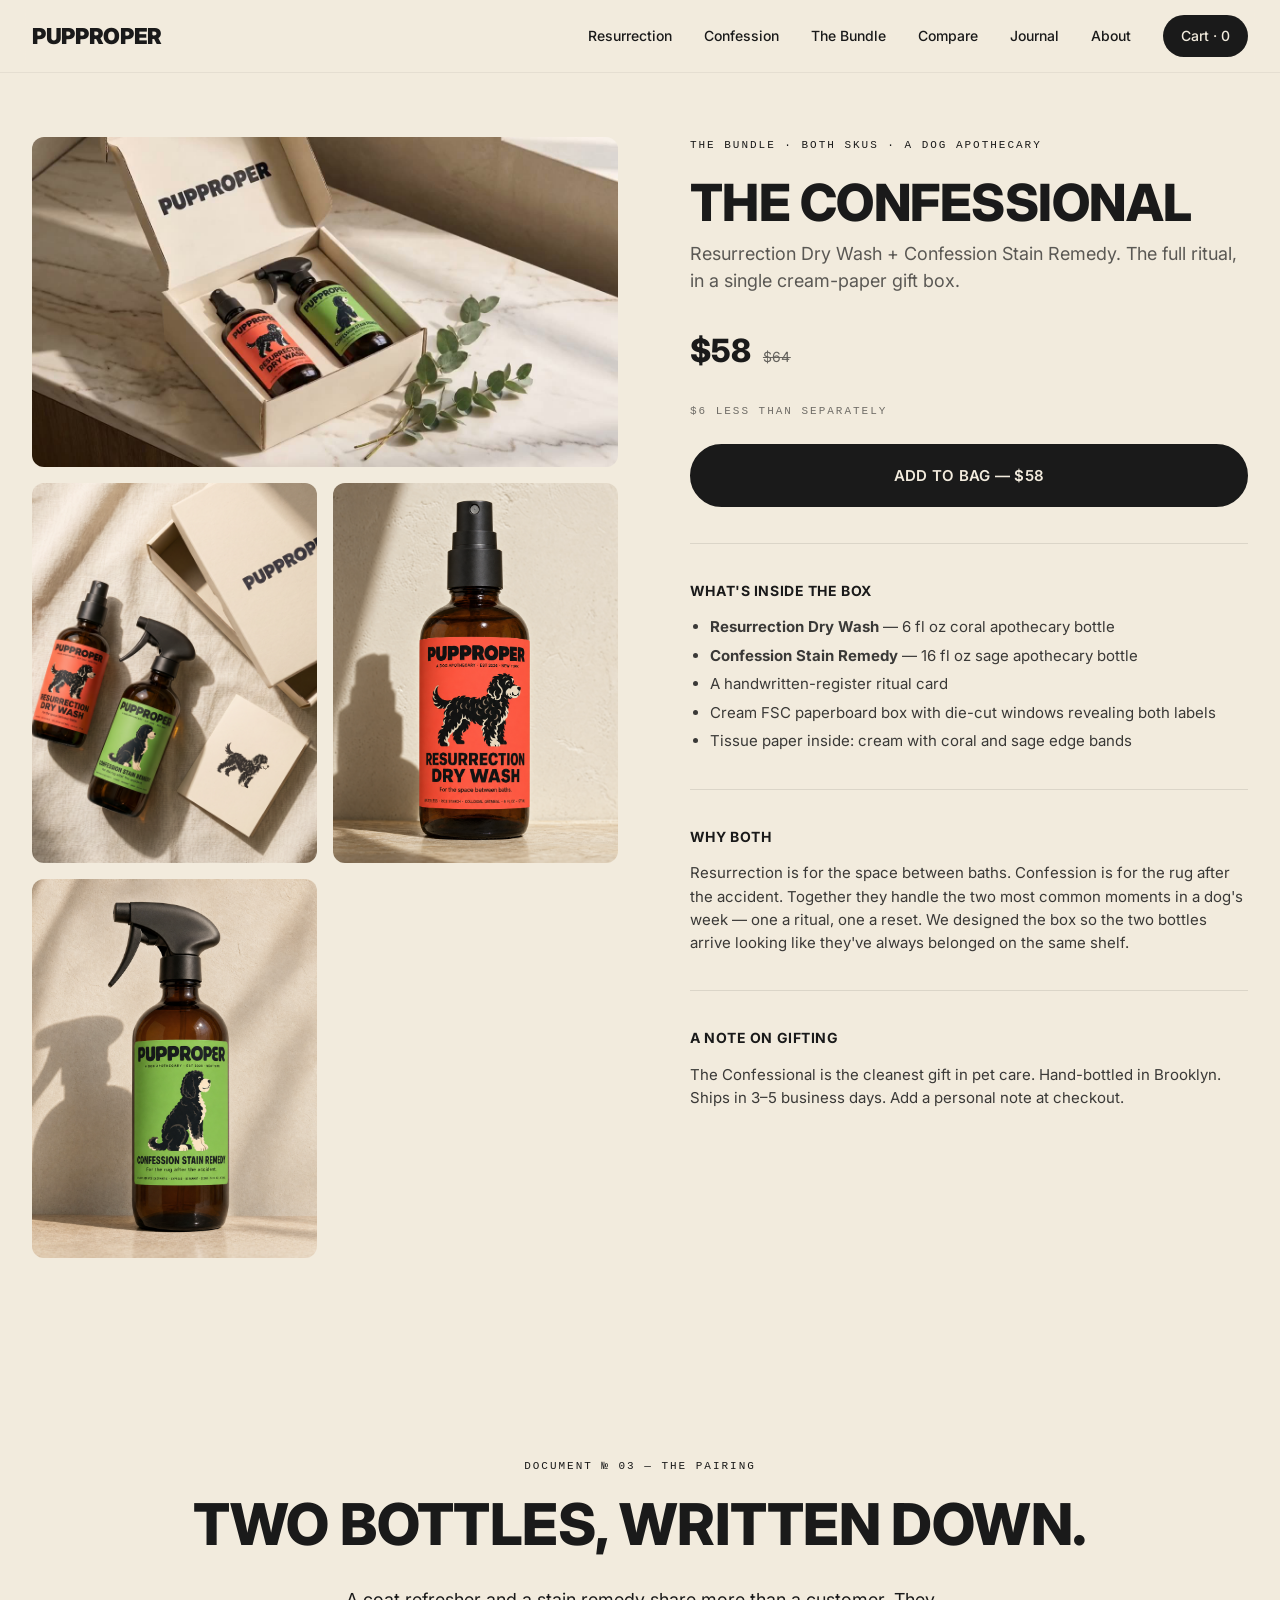
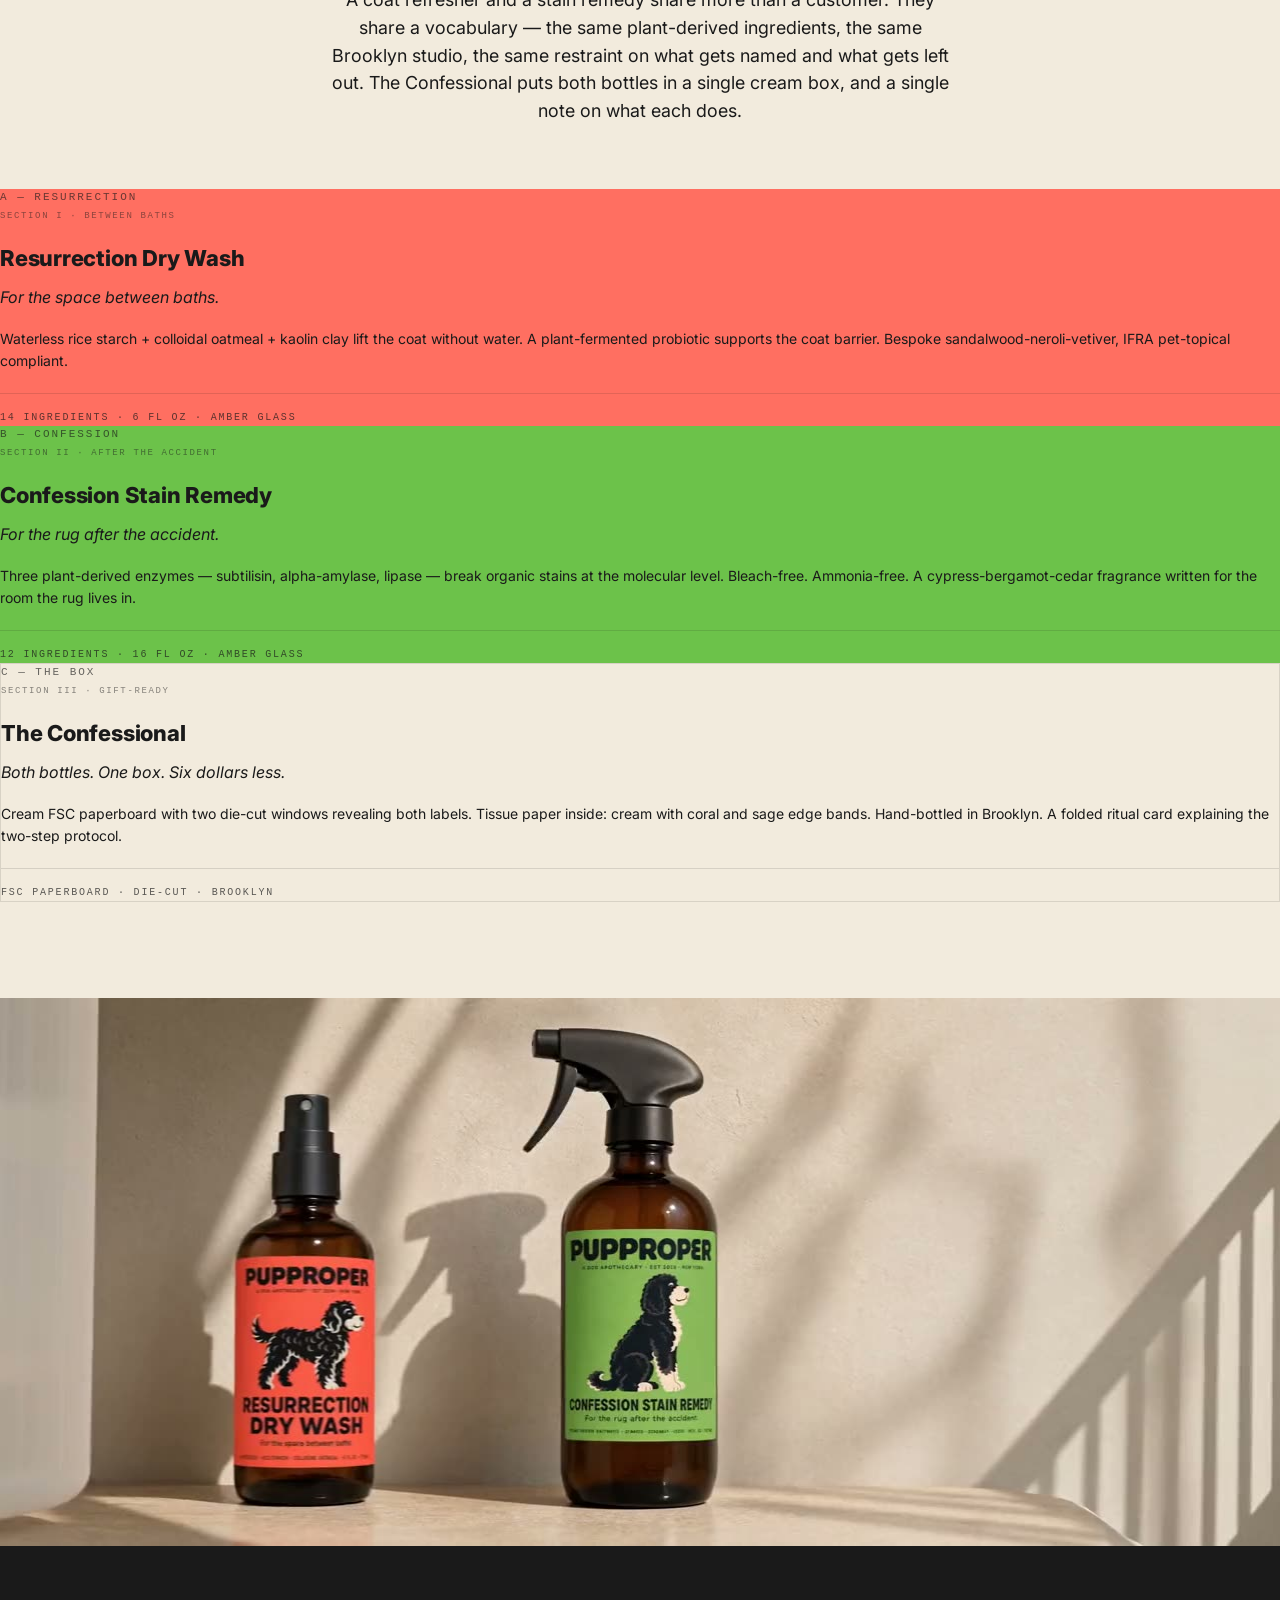
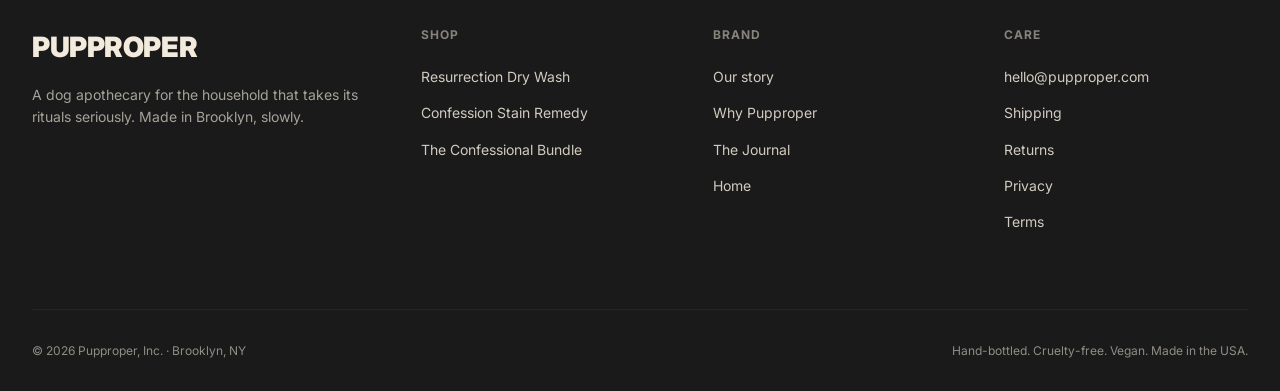
<file: pages/the-confessional.html>
<!DOCTYPE html>
<html lang="en">
<head>
  <meta charset="UTF-8" />
  <meta name="viewport" content="width=device-width, initial-scale=1.0" />
  <title>The Confessional Bundle — Pupproper | Resurrection + Confession Gift Box</title>
  <meta name="description" content="Resurrection Dry Wash + Confession Stain Remedy together in a cream FSC paperboard gift box with die-cut windows revealing both labels. The full ritual, $6 less than separately. $58." />
  <meta name="keywords" content="dog grooming gift set, premium dog gift, pet apothecary bundle, Pupproper bundle, dog dry shampoo gift, dog stain remover gift" />
  <link rel="canonical" href="https://pupproper.com/pages/the-confessional" />

  <!-- Open Graph -->
  <meta property="og:type" content="product" />
  <meta property="og:url" content="https://pupproper.com/pages/the-confessional" />
  <meta property="og:title" content="The Confessional — Pupproper" />
  <meta property="og:description" content="Resurrection + Confession gift-boxed in cream FSC paperboard. The full ritual, $6 less than separately. $58." />
  <meta property="og:image" content="https://pupproper.com/images/product/product-v8-bundle-marble-web.png" />
  <meta property="og:image:width" content="1600" />
  <meta property="og:image:height" content="1200" />
  <meta property="og:site_name" content="Pupproper" />
  <meta property="product:price:amount" content="58.00" />
  <meta property="product:price:currency" content="USD" />

  <!-- Twitter -->
  <meta name="twitter:card" content="summary_large_image" />
  <meta name="twitter:title" content="The Confessional — Pupproper" />
  <meta name="twitter:description" content="Resurrection + Confession gift-boxed. The full ritual, $58." />
  <meta name="twitter:image" content="https://pupproper.com/images/product/product-v8-bundle-marble-web.png" />

  <link rel="preconnect" href="https://fonts.googleapis.com" />
  <link rel="preconnect" href="https://fonts.gstatic.com" crossorigin />
  <link href="https://fonts.googleapis.com/css2?family=Inter:wght@400;500;600;700;800;900&family=Outfit:wght@400;500;600;700;800;900&family=JetBrains+Mono:wght@500;600&display=swap" rel="stylesheet" />
  <link rel="stylesheet" href="../assets/css/main.css" />
  <link rel="stylesheet" href="../assets/css/mobile-pass.css" />

  <!-- JSON-LD: Product schema -->
  <script type="application/ld+json">
  {
    "@context": "https://schema.org/",
    "@type": "Product",
    "name": "The Confessional",
    "alternateName": "The Confessional Bundle",
    "image": [
      "https://pupproper.com/images/product/product-v8-bundle-marble-web.png",
      "https://pupproper.com/images/product/product-v8-bundle-flatlay-web.png",
      "https://pupproper.com/images/product/product-v4-modern-coral-bottle.png",
      "https://pupproper.com/images/product/product-v4-confession-sage-modern.png"
    ],
    "description": "Resurrection Dry Wash + Confession Stain Remedy gift-boxed in cream FSC paperboard with die-cut windows revealing both labels. The space between baths, and the rug after the accident. Six dollars less than separately.",
    "sku": "PP-BUNDLE-001",
    "mpn": "PP-BUNDLE-001",
    "brand": { "@type": "Brand", "name": "Pupproper" },
    "category": "Pet Care > Gift Sets",
    "offers": {
      "@type": "Offer",
      "url": "https://pupproper.com/pages/the-confessional",
      "priceCurrency": "USD",
      "price": "58.00",
      "availability": "https://schema.org/InStock",
      "itemCondition": "https://schema.org/NewCondition",
      "seller": { "@type": "Organization", "name": "Pupproper, Inc." }
    }
  }
  </script>

  <!-- JSON-LD: Breadcrumb -->
  <script type="application/ld+json">
  {
    "@context": "https://schema.org",
    "@type": "BreadcrumbList",
    "itemListElement": [
      { "@type": "ListItem", "position": 1, "name": "Pupproper", "item": "https://pupproper.com/" },
      { "@type": "ListItem", "position": 2, "name": "The Confessional", "item": "https://pupproper.com/pages/the-confessional" }
    ]
  }
  </script>
</head>
<body data-pdp="bundle">

  <header class="site-header">
    <div class="container site-header__inner">
      <a href="../index.html" class="site-header__logo">PUPPROPER</a>
        <button class="nav-toggle" aria-label="Open menu" aria-expanded="false" aria-controls="nav-drawer"><span class="nav-toggle__bar"></span><span class="nav-toggle__bar"></span><span class="nav-toggle__bar"></span></button>
      <nav class="site-nav">
        <a href="resurrection.html">Resurrection</a>
        <a href="confession.html">Confession</a>
        <a href="the-confessional.html">The Bundle</a>
        <a href="comparison.html">Compare</a>
        <a href="journal.html">Journal</a>
        <a href="about.html">About</a>
        <a href="#" class="site-nav__cart">Cart · 0</a>
      </nav>
    </div>
  </header>

  <main class="container">

    <section class="pdp">
      <div class="pdp__gallery">
        <video class="pdp__video"
               style="grid-column: 1 / -1; aspect-ratio: 16 / 9; width: 100%; border-radius: 12px;"
               autoplay muted loop playsinline preload="metadata"
               poster="../images/_approved/video/_web/web-v8-clip-1-bundle-marble-pushin-16x9-5s-poster.jpg"
               aria-label="Cream FSC paperboard gift box opening to reveal both bottles">
          <source src="../images/_approved/video/_web/web-v8-clip-1-bundle-marble-pushin-16x9-5s.mp4" type="video/mp4">
          <img src="../../images/product/product-v8-bundle-marble-web.png" alt="The Confessional bundle on marble" />
        </video>
        <img src="../../images/product/product-v8-bundle-flatlay-web.png" alt="The Confessional bundle — flat-lay with bottles, gift box, and ritual card" loading="lazy" />
        <img src="../../images/product/product-v4-modern-coral-bottle.png" alt="Resurrection Dry Wash bottle" loading="lazy" />
        <img src="../../images/product/product-v4-confession-sage-modern.png" alt="Confession Stain Remedy bottle" loading="lazy" />
      </div>

      <aside class="pdp__info">
        <p class="mono pdp__breadcrumb">THE BUNDLE · BOTH SKUS · A DOG APOTHECARY</p>
        <h1 class="display pdp__name">The Confessional</h1>
        <p class="pdp__sub">Resurrection Dry Wash + Confession Stain Remedy. The full ritual, in a single cream-paper gift box.</p>

        <div class="pdp__price-row">
          <span class="pdp__price">$58</span>
          <span class="pdp__size" style="text-decoration: line-through;">$64</span>
        </div>
        <p class="mono" style="opacity: 0.6; margin-bottom: 24px;">$6 less than separately</p>

        <div class="pdp__purchase">
          <button class="btn btn--lg btn--block" data-buy="bundle">Add to bag — $58</button>
        </div>

        <div class="pdp__detail">
          <p class="pdp__detail-title">What's inside the box</p>
          <ul class="pdp__list">
            <li><strong>Resurrection Dry Wash</strong> — 6 fl oz coral apothecary bottle</li>
            <li><strong>Confession Stain Remedy</strong> — 16 fl oz sage apothecary bottle</li>
            <li>A handwritten-register ritual card</li>
            <li>Cream FSC paperboard box with die-cut windows revealing both labels</li>
            <li>Tissue paper inside: cream with coral and sage edge bands</li>
          </ul>
        </div>

        <div class="pdp__detail">
          <p class="pdp__detail-title">Why both</p>
          <p class="pdp__detail-body">Resurrection is for the space between baths. Confession is for the rug after the accident. Together they handle the two most common moments in a dog's week — one a ritual, one a reset. We designed the box so the two bottles arrive looking like they've always belonged on the same shelf.</p>
        </div>

        <div class="pdp__detail">
          <p class="pdp__detail-title">A note on gifting</p>
          <p class="pdp__detail-body">The Confessional is the cleanest gift in pet care. Hand-bottled in Brooklyn. Ships in 3–5 business days. Add a personal note at checkout.</p>
        </div>
      </aside>
    </section>

  </main>

  <!-- THE DOCUMENT — the pairing, transcribed (v4 Bauhaus document framing) -->
  <section class="section container">
    <div class="text-center">
      <p class="mono section__eyebrow">Document № 03 — The pairing</p>
      <h2 class="display section__title">Two bottles, written down.</h2>
      <p class="section__lede mt-md" style="margin-left: auto; margin-right: auto;">A coat refresher and a stain remedy share more than a customer. They share a vocabulary — the same plant-derived ingredients, the same Brooklyn studio, the same restraint on what gets named and what gets left out. The Confessional puts both bottles in a single cream box, and a single note on what each does.</p>
    </div>

    <div class="card-grid" style="margin-top: 64px;">
      <div class="card" style="background: var(--coral); color: var(--ink);">
        <p class="mono" style="opacity: 0.65; margin-bottom: 4px;">A — RESURRECTION</p>
        <p class="mono" style="font-size: 9px; letter-spacing: 0.18em; opacity: 0.5; margin-bottom: 22px;">SECTION I · BETWEEN BATHS</p>
        <h3 class="headline" style="font-size: 22px; line-height: 1.15; margin-bottom: 14px;">Resurrection Dry Wash</h3>
        <p style="font-style: italic; font-size: 16px; margin-bottom: 18px;">For the space between baths.</p>
        <p style="font-size: 14px; line-height: 1.55;">Waterless rice starch + colloidal oatmeal + kaolin clay lift the coat without water. A plant-fermented probiotic supports the coat barrier. Bespoke sandalwood-neroli-vetiver, IFRA pet-topical compliant.</p>
        <p class="mono" style="font-size: 10px; letter-spacing: 0.18em; opacity: 0.7; margin-top: 22px; padding-top: 16px; border-top: 1px solid rgba(26,26,26,0.18);">14 INGREDIENTS · 6 FL OZ · AMBER GLASS</p>
      </div>

      <div class="card" style="background: var(--sage); color: var(--ink);">
        <p class="mono" style="opacity: 0.65; margin-bottom: 4px;">B — CONFESSION</p>
        <p class="mono" style="font-size: 9px; letter-spacing: 0.18em; opacity: 0.5; margin-bottom: 22px;">SECTION II · AFTER THE ACCIDENT</p>
        <h3 class="headline" style="font-size: 22px; line-height: 1.15; margin-bottom: 14px;">Confession Stain Remedy</h3>
        <p style="font-style: italic; font-size: 16px; margin-bottom: 18px;">For the rug after the accident.</p>
        <p style="font-size: 14px; line-height: 1.55;">Three plant-derived enzymes — subtilisin, alpha-amylase, lipase — break organic stains at the molecular level. Bleach-free. Ammonia-free. A cypress-bergamot-cedar fragrance written for the room the rug lives in.</p>
        <p class="mono" style="font-size: 10px; letter-spacing: 0.18em; opacity: 0.7; margin-top: 22px; padding-top: 16px; border-top: 1px solid rgba(26,26,26,0.18);">12 INGREDIENTS · 16 FL OZ · AMBER GLASS</p>
      </div>

      <div class="card" style="background: var(--cream); color: var(--ink); border: 1px solid rgba(26,26,26,0.12);">
        <p class="mono" style="opacity: 0.65; margin-bottom: 4px;">C — THE BOX</p>
        <p class="mono" style="font-size: 9px; letter-spacing: 0.18em; opacity: 0.5; margin-bottom: 22px;">SECTION III · GIFT-READY</p>
        <h3 class="headline" style="font-size: 22px; line-height: 1.15; margin-bottom: 14px;">The Confessional</h3>
        <p style="font-style: italic; font-size: 16px; margin-bottom: 18px;">Both bottles. One box. Six dollars less.</p>
        <p style="font-size: 14px; line-height: 1.55;">Cream FSC paperboard with two die-cut windows revealing both labels. Tissue paper inside: cream with coral and sage edge bands. Hand-bottled in Brooklyn. A folded ritual card explaining the two-step protocol.</p>
        <p class="mono" style="font-size: 10px; letter-spacing: 0.18em; opacity: 0.7; margin-top: 22px; padding-top: 16px; border-top: 1px solid rgba(26,26,26,0.18);">FSC PAPERBOARD · DIE-CUT · BROOKLYN</p>
      </div>
    </div>
  </section>

  <!-- FULL BLEED LINEUP — family pan video -->
  <section class="bleed-image bleed-image--video">
    <video
      class="bleed-video bleed-video--wide"
      autoplay muted loop playsinline preload="metadata"
      poster="../images/_approved/video/_web/web-v8-clip-6-family-pan-21x9-6s-poster.jpg"
      aria-label="Pan across the Pupproper line — Resurrection coral, Confession sage, Hours Between Walks mustard">
      <source src="../images/_approved/video/_web/web-v8-clip-6-family-pan-21x9-6s.mp4" type="video/mp4">
      <img src="../../images/product/product-v4-3sku-family-hero.png" alt="The Pupproper line on a plaster shelf" />
    </video>
  </section>

  <!-- FOOTER -->
  <footer class="site-footer">
    <div class="container">
      <div class="site-footer__grid">
        <div class="site-footer__brand">
          <div class="site-footer__logo">PUPPROPER</div>
          <p class="site-footer__lede">A dog apothecary for the household that takes its rituals seriously. Made in Brooklyn, slowly.</p>
        </div>
        <div class="site-footer__col">
          <p class="site-footer__col-title">Shop</p>
          <ul>
            <li><a href="resurrection.html">Resurrection Dry Wash</a></li>
            <li><a href="confession.html">Confession Stain Remedy</a></li>
            <li><a href="the-confessional.html">The Confessional Bundle</a></li>
          </ul>
        </div>
        <div class="site-footer__col">
          <p class="site-footer__col-title">Brand</p>
          <ul>
            <li><a href="about.html">Our story</a></li>
            <li><a href="comparison.html">Why Pupproper</a></li>
            <li><a href="journal.html">The Journal</a></li>
            <li><a href="../index.html">Home</a></li>
          </ul>
        </div>
        <div class="site-footer__col">
          <p class="site-footer__col-title">Care</p>
          <ul>
            <li><a href="mailto:hello@pupproper.com">hello@pupproper.com</a></li>
            <li><a href="#">Shipping</a></li>
            <li><a href="#">Returns</a></li>
            <li><a href="privacy.html">Privacy</a></li>
            <li><a href="terms.html">Terms</a></li>
          </ul>
        </div>
      </div>
      <div class="site-footer__bottom">
        <div>&copy; 2026 Pupproper, Inc. · Brooklyn, NY</div>
        <div>Hand-bottled. Cruelty-free. Vegan. Made in the USA.</div>
      </div>
    </div>
  </footer>

  <!-- Pupproper site config + tracking + checkout -->
  <script src="/assets/js/config.js"></script>
  <script src="/assets/js/tracking.js"></script>
  <script src="/assets/js/checkout.js"></script>

  <!-- Meta Pixel -->
  <script>
  !function(f,b,e,v,n,t,s){if(f.fbq)return;n=f.fbq=function(){n.callMethod?n.callMethod.apply(n,arguments):n.queue.push(arguments)};if(!f._fbq)f._fbq=n;n.push=n;n.loaded=!0;n.version="2.0";n.queue=[];t=b.createElement(e);t.async=!0;t.src=v;s=b.getElementsByTagName(e)[0];s.parentNode.insertBefore(t,s)}(window,document,"script","https://connect.facebook.net/en_US/fbevents.js");
  if(window.PUPPROPER_CONFIG&&window.PUPPROPER_CONFIG.META_PIXEL_ID&&window.PUPPROPER_CONFIG.META_PIXEL_ID.indexOf("REPLACE_ME")!==0){fbq("init",window.PUPPROPER_CONFIG.META_PIXEL_ID);fbq("track","PageView");}
  </script>

  <!-- GA4 -->
  <script>
  (function(){var cfg=window.PUPPROPER_CONFIG||{};if(cfg.GA4_MEASUREMENT_ID&&cfg.GA4_MEASUREMENT_ID.indexOf("REPLACE_ME")!==0){var s=document.createElement('script');s.async=!0;s.src='https://www.googletagmanager.com/gtag/js?id='+cfg.GA4_MEASUREMENT_ID;document.head.appendChild(s);window.dataLayer=window.dataLayer||[];window.gtag=function(){dataLayer.push(arguments)};gtag('js',new Date());gtag('config',cfg.GA4_MEASUREMENT_ID,{send_page_view:!0});}})();
  </script>

  <!-- Plausible -->
  <script>
  (function(){var cfg=window.PUPPROPER_CONFIG||{};if(cfg.PLAUSIBLE_DOMAIN&&cfg.PLAUSIBLE_DOMAIN.indexOf("REPLACE_ME")!==0){var s=document.createElement('script');s.defer=!0;s.setAttribute('data-domain',cfg.PLAUSIBLE_DOMAIN);s.src='https://plausible.io/js/script.js';document.head.appendChild(s);}})();
  </script>
</body>
</html>
</file>
<file: assets/css/main.css>
/* ============================================================
   PUPPROPER — main.css
   Brand standards v3 locked
   Reference: brand/07-brand-standards-LOCKED-v3.md
   ============================================================ */

/* ---------- Reset + Base ---------- */
*, *::before, *::after { box-sizing: border-box; margin: 0; padding: 0; }
html { scroll-behavior: smooth; -webkit-text-size-adjust: 100%; }
body {
  font-family: 'Söhne', 'Inter', -apple-system, BlinkMacSystemFont, 'Helvetica Neue', sans-serif;
  font-weight: 400;
  font-size: 17px;
  line-height: 1.55;
  color: #1A1A1A;
  background: #F2EBDD;
  -webkit-font-smoothing: antialiased;
  -moz-osx-font-smoothing: grayscale;
}
img, video { max-width: 100%; height: auto; display: block; }
a { color: inherit; text-decoration: none; }
ul, ol { list-style: none; }

/* ---------- Brand Color Tokens ---------- */
:root {
  --ink: #1A1A1A;
  --cream: #F2EBDD;
  --amber: #A4632F;
  --ochre: #C8956D;
  --coral: #FF6F61;         /* Resurrection Dry Wash — PMS 178 C */
  --sage: #6CC24A;          /* Confession Stain Remedy — PMS 360 C */
  --mustard: #F2A900;       /* Hours Between Walks — PMS 130 C */
  --periwinkle: #9DA8C7;    /* The Long Goodbye — PMS 658 C */
  --terracotta: #D2693E;    /* Vespers — PMS 7416 C */
  --white: #FFFFFF;
}

/* ---------- Typography System ---------- */
.wordmark {
  font-family: 'Söhne Breit', 'GT Walsheim', 'Visby CF', 'Inter', sans-serif;
  font-weight: 900;
  letter-spacing: -0.015em;
  line-height: 0.95;
  text-transform: uppercase;
}
.display {
  font-family: 'Söhne Breit', 'GT Walsheim', 'Visby CF', 'Inter', sans-serif;
  font-weight: 800;
  letter-spacing: -0.01em;
  line-height: 1.05;
  text-transform: uppercase;
}
.headline {
  font-family: 'Söhne Breit', 'GT Walsheim', 'Inter', sans-serif;
  font-weight: 800;
  letter-spacing: -0.01em;
  line-height: 1.1;
}
.body { font-size: 17px; line-height: 1.55; }
.body-lg { font-size: 20px; line-height: 1.5; }
.mono {
  font-family: 'Söhne Mono', 'GT America Mono', 'Menlo', monospace;
  font-weight: 500;
  letter-spacing: 0.18em;
  text-transform: uppercase;
  font-size: 11px;
}
.script {
  font-family: 'Söhne', 'Inter', sans-serif;
  font-style: italic;
  font-weight: 400;
}

/* ---------- Layout primitives ---------- */
.container { width: 100%; max-width: 1280px; margin: 0 auto; padding: 0 32px; }
.container-sm { width: 100%; max-width: 880px; margin: 0 auto; padding: 0 32px; }
.section { padding: 96px 0; }
.section-lg { padding: 144px 0; }
.section-sm { padding: 64px 0; }

@media (max-width: 768px) {
  .container, .container-sm { padding: 0 20px; }
  .section { padding: 64px 0; }
  .section-lg { padding: 88px 0; }
}

/* ---------- Header ---------- */
.site-header {
  position: sticky; top: 0; z-index: 50;
  background: rgba(242, 235, 221, 0.92);
  backdrop-filter: blur(12px);
  -webkit-backdrop-filter: blur(12px);
  border-bottom: 1px solid rgba(26, 26, 26, 0.06);
}
.site-header__inner {
  display: flex; align-items: center; justify-content: space-between;
  height: 72px;
}
.site-header__logo {
  font-family: 'Söhne Breit', 'GT Walsheim', 'Inter', sans-serif;
  font-weight: 900;
  font-size: 22px;
  letter-spacing: -0.015em;
  text-transform: uppercase;
}
.site-nav { display: flex; gap: 32px; align-items: center; }
.site-nav a {
  font-size: 14px; font-weight: 500;
  position: relative;
  transition: opacity .2s ease;
}
.site-nav a:hover { opacity: 0.6; }
.site-nav__cart {
  display: inline-flex; align-items: center; gap: 6px;
  padding: 10px 18px;
  background: var(--ink); color: var(--cream);
  border-radius: 999px;
  font-size: 13px; font-weight: 600;
  transition: opacity .2s ease;
}
.site-nav__cart:hover { opacity: 0.85; }
@media (max-width: 768px) {
  .site-nav { gap: 18px; }
  .site-nav a:not(.site-nav__cart) { display: none; }
}

/* ---------- Hero ---------- */
.hero {
  background: var(--coral);
  color: var(--ink);
  padding: 120px 0 96px;
  position: relative;
  overflow: hidden;
}
.hero__grid {
  display: grid;
  grid-template-columns: 1.1fr 1fr;
  gap: 56px;
  align-items: center;
}
.hero__title {
  font-size: clamp(48px, 7vw, 96px);
}
.hero__eyebrow {
  margin-bottom: 24px;
  color: var(--ink);
  opacity: 0.85;
}
.hero__lede {
  margin-top: 28px;
  font-size: clamp(18px, 1.7vw, 22px);
  line-height: 1.45;
  max-width: 480px;
}
.hero__cta-row {
  display: flex; gap: 14px; margin-top: 36px; flex-wrap: wrap;
}
.hero__bottle { text-align: center; }
.hero__bottle img {
  max-height: 620px;
  width: auto;
  margin: 0 auto;
  filter: drop-shadow(0 35px 50px rgba(0,0,0,0.18));
}
@media (max-width: 900px) {
  .hero__grid { grid-template-columns: 1fr; gap: 32px; text-align: left; }
  .hero__bottle img { max-height: 480px; }
}

/* Variant heroes for SKU PDPs */
.hero--coral { background: var(--coral); }
.hero--sage { background: var(--sage); }
.hero--mustard { background: var(--mustard); }
.hero--cream { background: var(--cream); }
.hero--ink { background: var(--ink); color: var(--cream); }

/* ---------- Buttons ---------- */
.btn {
  display: inline-flex; align-items: center; gap: 8px;
  padding: 16px 28px;
  font-family: inherit; font-size: 14px; font-weight: 600;
  letter-spacing: 0.02em; text-transform: uppercase;
  border: 2px solid var(--ink); background: var(--ink); color: var(--cream);
  border-radius: 999px;
  cursor: pointer; transition: all .2s ease;
}
.btn:hover { opacity: 0.88; transform: translateY(-1px); }
.btn--outline { background: transparent; color: var(--ink); }
.btn--outline:hover { background: var(--ink); color: var(--cream); }
.btn--lg { padding: 20px 36px; font-size: 15px; }
.btn--block { width: 100%; justify-content: center; }

/* ---------- Section eyebrow + title combos ---------- */
.section__eyebrow {
  display: inline-block;
  margin-bottom: 18px;
}
.section__title {
  font-size: clamp(36px, 4.5vw, 60px);
}
.section__lede {
  max-width: 620px;
  margin-top: 18px;
  font-size: clamp(17px, 1.4vw, 19px);
  line-height: 1.55;
}
.section__center {
  text-align: center;
}
.section__center .section__lede { margin-left: auto; margin-right: auto; }

/* ---------- SKU Cards Grid ---------- */
.sku-grid {
  display: grid;
  grid-template-columns: repeat(2, 1fr);
  gap: 32px;
  margin-top: 64px;
}
.sku-card {
  display: flex; flex-direction: column;
  border-radius: 24px;
  padding: 40px 36px 36px;
  color: var(--ink);
  transition: transform .25s ease;
}
.sku-card:hover { transform: translateY(-4px); }
.sku-card--coral { background: var(--coral); }
.sku-card--sage { background: var(--sage); }
.sku-card--cream { background: var(--cream); border: 1px solid rgba(26,26,26,0.08); }
.sku-card__image {
  margin: -8px auto 24px;
  max-height: 360px;
  width: auto;
  filter: drop-shadow(0 20px 30px rgba(0,0,0,0.15));
}
.sku-card__name { font-size: 28px; margin-bottom: 10px; }
.sku-card__sku { margin-bottom: 14px; }
.sku-card__copy { font-size: 15px; line-height: 1.5; margin-bottom: 28px; opacity: 0.85; }
.sku-card__row {
  display: flex; align-items: center; justify-content: space-between;
  margin-top: auto;
}
.sku-card__price { font-size: 22px; font-weight: 700; }
.sku-card .btn { padding: 12px 22px; font-size: 13px; }
@media (max-width: 768px) {
  .sku-grid { grid-template-columns: 1fr; gap: 24px; }
}

/* ---------- Value Props Strip ---------- */
.values {
  display: grid; grid-template-columns: repeat(4, 1fr); gap: 24px;
  padding: 64px 0; border-top: 1px solid rgba(26,26,26,0.1); border-bottom: 1px solid rgba(26,26,26,0.1);
}
.value { text-align: left; }
.value__title { font-size: 14px; font-weight: 700; text-transform: uppercase; letter-spacing: 0.04em; margin-bottom: 8px; }
.value__copy { font-size: 14px; line-height: 1.5; opacity: 0.75; }
@media (max-width: 768px) {
  .values { grid-template-columns: repeat(2, 1fr); gap: 28px; }
}

/* ---------- Comparison Table ---------- */
.compare {
  width: 100%;
  border-collapse: collapse;
  margin-top: 48px;
  background: var(--cream);
  border: 1px solid rgba(26,26,26,0.1);
  border-radius: 16px;
  overflow: hidden;
}
.compare th, .compare td {
  padding: 22px 28px;
  text-align: left;
  border-bottom: 1px solid rgba(26,26,26,0.08);
  font-size: 15px;
}
.compare thead th {
  background: var(--ink); color: var(--cream);
  font-weight: 700; font-size: 14px; letter-spacing: 0.02em; text-transform: uppercase;
}
.compare tbody td:first-child { font-weight: 600; }
.compare .yes::before { content: "✓"; color: var(--ink); font-weight: 800; margin-right: 6px; }
.compare .no { opacity: 0.5; }
.compare .no::before { content: "×"; margin-right: 6px; font-weight: 800; }
.compare__highlight { background: rgba(255,111,97,0.12); }

/* ---------- Editorial Image Block ---------- */
.editorial-block {
  display: grid;
  grid-template-columns: 1fr 1fr;
  gap: 64px;
  align-items: center;
}
.editorial-block--reverse .editorial-block__copy { order: 2; }
.editorial-block__image img { border-radius: 16px; }
.editorial-block__copy h2 { font-size: clamp(32px, 3.8vw, 52px); margin-bottom: 20px; }
.editorial-block__copy p { font-size: 17px; line-height: 1.6; opacity: 0.85; }
.editorial-block__copy p + p { margin-top: 14px; }
@media (max-width: 900px) {
  .editorial-block { grid-template-columns: 1fr; gap: 32px; }
  .editorial-block--reverse .editorial-block__copy { order: 0; }
}

/* ---------- Full Bleed Image ---------- */
.bleed-image { width: 100%; }
.bleed-image img { width: 100%; height: clamp(360px, 60vh, 720px); object-fit: cover; display: block; }

/* ---------- Press Strip ---------- */
.press {
  display: grid; grid-template-columns: repeat(5, 1fr); gap: 32px; align-items: center;
  padding: 32px 0;
}
.press__logo {
  font-family: 'Söhne Breit', 'Inter', sans-serif;
  font-weight: 800; letter-spacing: -0.01em;
  font-size: 22px; text-align: center; opacity: 0.45;
}
@media (max-width: 768px) { .press { grid-template-columns: repeat(2, 1fr); gap: 24px; } }

/* ---------- PDP-specific ---------- */
.pdp {
  display: grid;
  grid-template-columns: 1.05fr 1fr;
  gap: 72px;
  padding: 64px 0 96px;
}
.pdp__gallery {
  display: grid;
  grid-template-columns: repeat(2, 1fr);
  gap: 16px;
}
.pdp__gallery img { border-radius: 12px; aspect-ratio: 3 / 4; object-fit: cover; }
.pdp__gallery img:first-child { grid-column: 1 / -1; aspect-ratio: 1 / 1; }
.pdp__info { position: sticky; top: 96px; align-self: start; }
.pdp__breadcrumb { margin-bottom: 22px; }
.pdp__name { font-size: clamp(36px, 4vw, 56px); margin-bottom: 10px; }
.pdp__sub { font-size: 18px; opacity: 0.7; margin-bottom: 32px; line-height: 1.5; }
.pdp__price-row { display: flex; align-items: baseline; gap: 12px; margin-bottom: 28px; }
.pdp__price { font-size: 32px; font-weight: 800; }
.pdp__size { font-size: 14px; opacity: 0.65; letter-spacing: 0.02em; text-transform: uppercase; }
.pdp__purchase { display: flex; flex-direction: column; gap: 12px; margin-bottom: 36px; }
.pdp__detail { margin-top: 36px; padding-top: 36px; border-top: 1px solid rgba(26,26,26,0.1); }
.pdp__detail-title { font-size: 14px; font-weight: 700; text-transform: uppercase; letter-spacing: 0.04em; margin-bottom: 14px; }
.pdp__detail-body { font-size: 15px; line-height: 1.55; opacity: 0.85; }
.pdp__list { list-style: disc; padding-left: 20px; margin-top: 8px; }
.pdp__list li { margin-bottom: 6px; font-size: 15px; line-height: 1.5; opacity: 0.85; }
.pdp__ingredients { font-style: italic; font-size: 14px; line-height: 1.6; opacity: 0.75; }

@media (max-width: 900px) {
  .pdp { grid-template-columns: 1fr; gap: 48px; padding: 32px 0 64px; }
  .pdp__info { position: static; }
}

/* ---------- Pain points strip ---------- */
.pain-points {
  display: grid;
  grid-template-columns: repeat(3, 1fr);
  gap: 32px;
  margin-top: 48px;
}
.pain-card {
  padding: 32px;
  background: var(--cream);
  border-radius: 16px;
  border: 1px solid rgba(26,26,26,0.06);
}
.pain-card__num {
  display: inline-block;
  margin-bottom: 14px;
  font-family: 'Söhne Mono', 'Menlo', monospace;
  font-size: 11px; font-weight: 600; letter-spacing: 0.16em; text-transform: uppercase;
  color: var(--coral);
}
.pain-card__quote {
  font-size: 18px; line-height: 1.5; margin-bottom: 18px; font-weight: 500;
}
.pain-card__source { font-size: 12px; letter-spacing: 0.04em; text-transform: uppercase; opacity: 0.55; margin-bottom: 18px; }
.pain-card__answer { font-size: 14px; line-height: 1.55; opacity: 0.85; border-top: 1px solid rgba(26,26,26,0.1); padding-top: 18px; }
.pain-card__answer strong { font-weight: 700; }
@media (max-width: 900px) { .pain-points { grid-template-columns: 1fr; gap: 20px; } }

/* ---------- Footer ---------- */
.site-footer {
  background: var(--ink); color: var(--cream);
  padding: 80px 0 32px;
}
.site-footer__grid {
  display: grid;
  grid-template-columns: 1.4fr 1fr 1fr 1fr;
  gap: 48px;
  margin-bottom: 64px;
}
.site-footer__brand { max-width: 360px; }
.site-footer__logo {
  font-family: 'Söhne Breit', 'Inter', sans-serif;
  font-weight: 900; font-size: 28px; letter-spacing: -0.015em; text-transform: uppercase;
  margin-bottom: 14px;
}
.site-footer__lede { font-size: 14px; line-height: 1.6; opacity: 0.65; margin-bottom: 24px; }
.site-footer__col-title { font-size: 12px; font-weight: 700; letter-spacing: 0.08em; text-transform: uppercase; margin-bottom: 18px; opacity: 0.5; }
.site-footer__col ul li { margin-bottom: 10px; }
.site-footer__col a { font-size: 14px; opacity: 0.85; transition: opacity .2s ease; }
.site-footer__col a:hover { opacity: 1; }
.site-footer__bottom { display: flex; justify-content: space-between; padding-top: 32px; border-top: 1px solid rgba(242,235,221,0.1); font-size: 12px; opacity: 0.55; }
@media (max-width: 900px) { .site-footer__grid { grid-template-columns: 1fr 1fr; gap: 32px; } }

/* ---------- Utility ---------- */
.text-center { text-align: center; }
.text-coral { color: var(--coral); }
.text-sage { color: var(--sage); }
.bg-coral { background: var(--coral); }
.bg-sage { background: var(--sage); }
.bg-cream { background: var(--cream); }
.bg-ink { background: var(--ink); color: var(--cream); }
.mt-sm { margin-top: 16px; } .mt-md { margin-top: 32px; } .mt-lg { margin-top: 64px; }
.mb-sm { margin-bottom: 16px; } .mb-md { margin-bottom: 32px; } .mb-lg { margin-bottom: 64px; }

/* ---------- Fade-in on Scroll ---------- */
.fade-in { opacity: 0; transform: translateY(20px); transition: opacity .8s ease, transform .8s ease; }
.fade-in.is-visible { opacity: 1; transform: translateY(0); }

/* ---------- FAQ Accordion ---------- */
.faq-list { display: flex; flex-direction: column; gap: 4px; }
.faq-item {
  border-bottom: 1px solid rgba(26, 26, 26, 0.12);
  padding: 22px 4px;
  cursor: pointer;
  transition: background 0.18s;
}
.faq-item:first-child { border-top: 1px solid rgba(26, 26, 26, 0.12); }
.faq-item summary {
  position: relative;
  list-style: none;
  cursor: pointer;
  font-family: 'Söhne Breit', 'GT Walsheim', 'Inter', sans-serif;
  font-weight: 700;
  font-size: clamp(18px, 1.8vw, 22px);
  line-height: 1.3;
  padding-right: 40px;
  color: var(--ink);
}
.faq-item summary::-webkit-details-marker { display: none; }
.faq-item summary::marker { display: none; }
.faq-item summary::after {
  content: "+";
  position: absolute;
  right: 4px;
  top: 50%;
  transform: translateY(-50%);
  font-family: 'Söhne Mono', 'JetBrains Mono', monospace;
  font-size: 22px;
  font-weight: 400;
  opacity: 0.55;
  transition: transform 0.2s, opacity 0.2s;
}
.faq-item[open] summary::after { content: "−"; opacity: 1; }
.faq-item[open] summary { color: var(--coral); }
.faq-item p {
  margin-top: 16px;
  font-size: 16px;
  line-height: 1.65;
  opacity: 0.85;
  max-width: 720px;
}


/* ============================================================
   MOBILE OPTIMIZATION — refinement passes
   ============================================================ */

/* Tighter hero on small screens */
@media (max-width: 640px) {
  .hero { padding: 56px 0 48px; }
  .hero__title { font-size: clamp(36px, 10vw, 56px); }
  .hero__lede { font-size: 16px; }
  .hero__cta-row .btn { width: 100%; justify-content: center; }
  .hero__bottle img { max-height: 380px; }
  .hero__eyebrow { font-size: 10px; }
}

/* Section spacing tightens on mobile */
@media (max-width: 640px) {
  .section { padding: 48px 0; }
  .section__title { font-size: clamp(28px, 7vw, 40px); }
  .section__lede { font-size: 15px; line-height: 1.55; }
  .editorial-block__copy h2 { font-size: clamp(26px, 6.5vw, 36px); }
}

/* Mobile nav — hide secondary links but keep cart */
@media (max-width: 768px) {
  .site-header__inner { height: 60px; }
  .site-header__logo { font-size: 18px; }
  .site-nav { gap: 12px; }
  .site-nav__cart { padding: 8px 14px; font-size: 12px; }
}

/* Comparison table — make it horizontally scrollable on tiny screens */
@media (max-width: 640px) {
  .compare {
    display: block;
    overflow-x: auto;
    -webkit-overflow-scrolling: touch;
    white-space: nowrap;
    font-size: 13px;
  }
  .compare thead, .compare tbody, .compare tr { display: table; width: 100%; }
  .compare th, .compare td { padding: 14px 12px; font-size: 12px; white-space: normal; }
}

/* SKU cards stack cleanly */
@media (max-width: 640px) {
  .sku-card { padding: 28px 22px 22px; border-radius: 18px; }
  .sku-card__image { max-height: 260px; }
  .sku-card__name { font-size: 24px; }
  .sku-card__price { font-size: 20px; }
}

/* PDP gallery scales down */
@media (max-width: 640px) {
  .pdp { gap: 32px; padding: 24px 0 48px; }
  .pdp__gallery { gap: 12px; }
  .pdp__name { font-size: clamp(28px, 7vw, 40px); }
  .pdp__price { font-size: 26px; }
  .pdp__sub { font-size: 16px; }
  .pdp__detail { padding-top: 28px; margin-top: 28px; }
  .pdp__detail-title { font-size: 12px; }
}

/* Footer mobile spacing */
@media (max-width: 640px) {
  .site-footer { padding: 56px 0 24px; }
  .site-footer__grid { gap: 28px; margin-bottom: 32px; }
  .site-footer__bottom { flex-direction: column; gap: 8px; font-size: 11px; }
}

/* FAQ touch targets — bigger tap area on mobile */
@media (max-width: 640px) {
  .faq-item { padding: 18px 4px; }
  .faq-item summary { font-size: 17px; padding-right: 36px; }
  .faq-item p { font-size: 15px; }
}

/* Pain points stack with breathing room */
@media (max-width: 640px) {
  .pain-points { margin-top: 32px; gap: 16px; }
  .pain-card { padding: 24px 22px; border-radius: 12px; }
  .pain-card__quote { font-size: 16px; }
  .pain-card__answer { font-size: 13px; }
}

/* Hero variant — about page cream hero */
@media (max-width: 640px) {
  .hero--cream .hero__title { font-size: clamp(34px, 9vw, 56px) !important; }
}

/* Container padding tighter on mobile */
@media (max-width: 480px) {
  .container, .container-sm { padding: 0 16px; }
}

/* Bundle floating cross-sell card */
.bundle-promo {
  display: grid;
  grid-template-columns: 1fr 1.4fr;
  background: linear-gradient(135deg, var(--coral) 0%, var(--sage) 100%);
  border-radius: 20px;
  overflow: hidden;
  margin: 32px 0;
}
.bundle-promo__image { background: var(--cream-2, var(--cream)); position: relative; }
.bundle-promo__image img { width: 100%; height: 100%; object-fit: cover; }
.bundle-promo__copy { padding: 36px 36px 32px; color: var(--ink); }
.bundle-promo__eyebrow { font-family: 'Söhne Mono','JetBrains Mono',monospace; font-size: 11px; letter-spacing: 0.16em; text-transform: uppercase; opacity: 0.7; margin-bottom: 10px; }
.bundle-promo__title { font-family: 'Söhne Breit','Inter',sans-serif; font-weight: 800; font-size: clamp(24px, 3vw, 32px); line-height: 1.15; margin-bottom: 12px; }
.bundle-promo__copy p { font-size: 15px; line-height: 1.55; opacity: 0.85; margin-bottom: 18px; }
.bundle-promo__price { display: inline-flex; align-items: baseline; gap: 8px; margin-bottom: 18px; }
.bundle-promo__price .save { font-size: 14px; opacity: 0.7; text-decoration: line-through; }
.bundle-promo__price .now { font-size: 22px; font-weight: 700; }
@media (max-width: 768px) {
  .bundle-promo { grid-template-columns: 1fr; }
  .bundle-promo__image { aspect-ratio: 5 / 3; }
  .bundle-promo__copy { padding: 28px 24px 26px; }
}
</file>
<file: assets/css/mobile-pass.css>
/* PUPPROPER — Mobile UX pass (v4 patch)
 * ─────────────────────────────────────────────────────────────────
 * Fixes the 3 mobile blockers identified in brand/10-design-direction-v4.md:
 *   1. Hamburger drawer (replaces hidden-nav at ≤768px)
 *   2. Bottom tab bar (mobile only, ≤720px)
 *   3. Sticky add-to-bag on PDPs (mobile only)
 *   4. 44px touch target enforcement
 * Loads after main.css; overrides without re-architecting.
 * ─────────────────────────────────────────────────────────────────
 */

/* ════════════════════ HAMBURGER + DRAWER ════════════════════ */

.nav-toggle {
  display: none;
  background: transparent;
  border: 0;
  width: 44px;
  height: 44px;
  cursor: pointer;
  align-items: center;
  justify-content: center;
  position: relative;
  margin: 0 -10px 0 0;
}
.nav-toggle__bar {
  position: absolute;
  left: 12px;
  width: 22px;
  height: 2px;
  background: var(--ink);
  transition: transform .25s ease, top .25s ease, opacity .2s ease;
  border-radius: 2px;
}
.nav-toggle__bar:nth-child(1) { top: 16px; }
.nav-toggle__bar:nth-child(2) { top: 21px; }
.nav-toggle__bar:nth-child(3) { top: 26px; }

body.nav-open .nav-toggle__bar:nth-child(1) { top: 21px; transform: rotate(45deg); }
body.nav-open .nav-toggle__bar:nth-child(2) { opacity: 0; }
body.nav-open .nav-toggle__bar:nth-child(3) { top: 21px; transform: rotate(-45deg); }

@media (max-width: 768px) {
  .nav-toggle { display: inline-flex; }
}

/* The drawer itself */
.nav-drawer {
  position: fixed;
  top: 0; right: 0;
  width: 100%; max-width: 420px; height: 100vh; height: 100dvh;
  background: var(--cream, #F2EBDD);
  z-index: 90;
  transform: translateX(100%);
  transition: transform .35s cubic-bezier(0.32, 0.72, 0.18, 1);
  overflow-y: auto;
  padding: 88px 28px 96px;
  -webkit-overflow-scrolling: touch;
  box-shadow: -24px 0 60px rgba(26, 26, 26, 0.08);
}
body.nav-open .nav-drawer { transform: translateX(0); }

.nav-drawer__list {
  list-style: none;
  margin: 0;
  padding: 0;
}
.nav-drawer__list li { margin: 0; padding: 0; }
.nav-drawer__list a {
  display: block;
  padding: 18px 0;
  font-family: 'Söhne Breit', 'Outfit', 'Inter', sans-serif;
  font-weight: 800;
  font-size: 28px;
  letter-spacing: -0.005em;
  color: var(--ink, #1A1A1A);
  text-decoration: none;
  border-bottom: 1px solid rgba(26, 26, 26, 0.08);
  min-height: 56px;
}
.nav-drawer__list a:active { opacity: 0.55; }

.nav-drawer__meta {
  position: absolute;
  bottom: 32px;
  left: 28px;
  right: 28px;
  font-family: 'Söhne Mono', 'JetBrains Mono', monospace;
  font-size: 11px;
  letter-spacing: 0.16em;
  text-transform: uppercase;
  opacity: 0.55;
}

/* Scrim behind the drawer */
.nav-scrim {
  position: fixed;
  inset: 0;
  background: rgba(26, 26, 26, 0.42);
  z-index: 85;
  opacity: 0;
  visibility: hidden;
  transition: opacity .25s ease, visibility .25s ease;
}
body.nav-open .nav-scrim { opacity: 1; visibility: visible; }
body.nav-open { overflow: hidden; }

/* Hide drawer/scrim entirely on desktop so they can't show */
@media (min-width: 769px) {
  .nav-drawer, .nav-scrim { display: none; }
}


/* ════════════════════ BOTTOM TAB BAR (mobile) ════════════════════ */

.bottom-tabs {
  display: none;
}
@media (max-width: 720px) {
  .bottom-tabs {
    display: grid;
    grid-template-columns: repeat(5, 1fr);
    position: fixed;
    bottom: 0; left: 0; right: 0;
    background: rgba(26, 26, 26, 0.96);
    backdrop-filter: blur(12px);
    -webkit-backdrop-filter: blur(12px);
    z-index: 70;
    padding: 8px env(safe-area-inset-right, 0) calc(8px + env(safe-area-inset-bottom, 0)) env(safe-area-inset-left, 0);
    box-shadow: 0 -8px 24px rgba(0, 0, 0, 0.18);
  }
  .bottom-tabs__item {
    display: flex;
    flex-direction: column;
    align-items: center;
    justify-content: center;
    gap: 4px;
    min-height: 56px;
    color: var(--cream, #F2EBDD);
    text-decoration: none;
    font-family: 'Söhne Mono', 'JetBrains Mono', monospace;
    font-size: 10px;
    letter-spacing: 0.12em;
    text-transform: uppercase;
    opacity: 0.78;
    transition: opacity .15s ease;
    position: relative;
  }
  .bottom-tabs__item:active { opacity: 1; }
  .bottom-tabs__icon { font-size: 18px; line-height: 1; }
  .bottom-tabs__badge {
    position: absolute;
    top: 4px;
    right: 18px;
    background: var(--coral, #FF6F61);
    color: var(--ink, #1A1A1A);
    font-size: 9px;
    font-weight: 700;
    letter-spacing: 0.04em;
    padding: 1px 5px;
    border-radius: 6px;
    line-height: 1.3;
  }

  /* Add bottom padding to body so content isn't hidden under the tab bar */
  body { padding-bottom: 80px; }
  body.nav-open .bottom-tabs { transform: translateY(100%); transition: transform .3s ease; }
}


/* ════════════════════ STICKY ADD-TO-BAG (PDP only) ════════════════════ */

.sticky-buy {
  display: none;
}
@media (max-width: 720px) {
  body[data-pdp] .sticky-buy {
    display: flex;
    align-items: center;
    gap: 12px;
    position: fixed;
    bottom: 76px; /* sits above the bottom tab bar */
    left: 0; right: 0;
    padding: 10px 16px calc(10px + env(safe-area-inset-bottom, 0)) 16px;
    background: var(--cream, #F2EBDD);
    border-top: 1px solid rgba(26, 26, 26, 0.08);
    z-index: 65;
    box-shadow: 0 -6px 18px rgba(26, 26, 26, 0.06);
    transform: translateY(0);
    transition: transform .25s ease, opacity .2s ease;
  }
  .sticky-buy__thumb {
    width: 44px; height: 44px;
    border-radius: 8px;
    flex: 0 0 44px;
    background-size: cover;
    background-position: center;
    background-color: var(--coral, #FF6F61);
  }
  body[data-pdp="confession"] .sticky-buy__thumb { background-color: var(--sage, #6CC24A); }
  body[data-pdp="bundle"] .sticky-buy__thumb { background-color: var(--cream, #F2EBDD); border: 1px solid rgba(26, 26, 26, 0.12); }
  .sticky-buy__info {
    flex: 1 1 auto;
    min-width: 0;
  }
  .sticky-buy__name {
    font-weight: 700;
    font-size: 13px;
    line-height: 1.2;
    margin: 0 0 2px;
    white-space: nowrap;
    overflow: hidden;
    text-overflow: ellipsis;
  }
  .sticky-buy__price {
    font-family: 'Söhne Mono', 'JetBrains Mono', monospace;
    font-size: 12px;
    opacity: 0.75;
  }
  .sticky-buy__cta {
    background: var(--ink, #1A1A1A);
    color: var(--cream, #F2EBDD);
    padding: 14px 18px;
    min-height: 48px;
    border-radius: 999px;
    border: 0;
    font-weight: 700;
    font-size: 13px;
    letter-spacing: 0.04em;
    text-transform: uppercase;
    cursor: pointer;
    flex: 0 0 auto;
  }
  .sticky-buy__cta:active { opacity: 0.88; }

  /* Hide when nav drawer is open */
  body.nav-open .sticky-buy { transform: translateY(140%); }
}


/* ════════════════════ 44PX TOUCH TARGET ENFORCEMENT ════════════════════ */

@media (max-width: 768px) {
  /* Cart pill in header — was ~32px, bump to 44px */
  .site-nav__cart {
    min-height: 44px;
    padding: 12px 18px !important;
    font-size: 13px !important;
  }

  /* SKU card buttons — were 12×22 (~36px), bump to 14×22 */
  .sku-card .btn {
    padding: 14px 22px;
    min-height: 44px;
  }

  /* Footer links — expand tap target */
  .site-footer__col ul li a {
    display: inline-block;
    padding: 6px 0;
    min-height: 44px;
    display: flex;
    align-items: center;
  }

  /* FAQ summary chevron tap area */
  .faq-item summary {
    min-height: 56px;
    display: flex;
    align-items: center;
  }

  /* Subtle: any .btn--outline pill on mobile */
  .btn--outline {
    min-height: 44px;
  }
}


/* ════════════════════ NICETIES ════════════════════ */

/* Respect reduced-motion for the drawer slide */
@media (prefers-reduced-motion: reduce) {
  .nav-drawer, .nav-scrim, .sticky-buy, .bottom-tabs {
    transition: none !important;
  }
}

/* Improve focus rings for keyboard users */
.nav-toggle:focus-visible,
.nav-drawer__list a:focus-visible,
.bottom-tabs__item:focus-visible,
.sticky-buy__cta:focus-visible {
  outline: 2px solid var(--coral, #FF6F61);
  outline-offset: 2px;
  border-radius: 4px;
}


/* ════════════════════ VIDEO LOOPS (v4 motion pass) ════════════════════ */

.bleed-video {
  width: 100%;
  height: auto;
  display: block;
  aspect-ratio: 16 / 9;
  object-fit: cover;
}
.bleed-video--wide { aspect-ratio: 21 / 9; }

.pdp__video {
  width: 100%;
  height: auto;
  display: block;
  aspect-ratio: 9 / 16;
  object-fit: cover;
  border-radius: 12px;
  background: rgba(26, 26, 26, 0.04);
}

/* Reduced motion: pause autoplay videos */
@media (prefers-reduced-motion: reduce) {
  .bleed-video, .pdp__video {
    animation-play-state: paused;
  }
  /* Hide the video element entirely and let the poster show */
  .bleed-video[autoplay], .pdp__video[autoplay] {
    /* keep the poster visible by NOT setting display:none, but pause via JS */
  }
}
</file>
